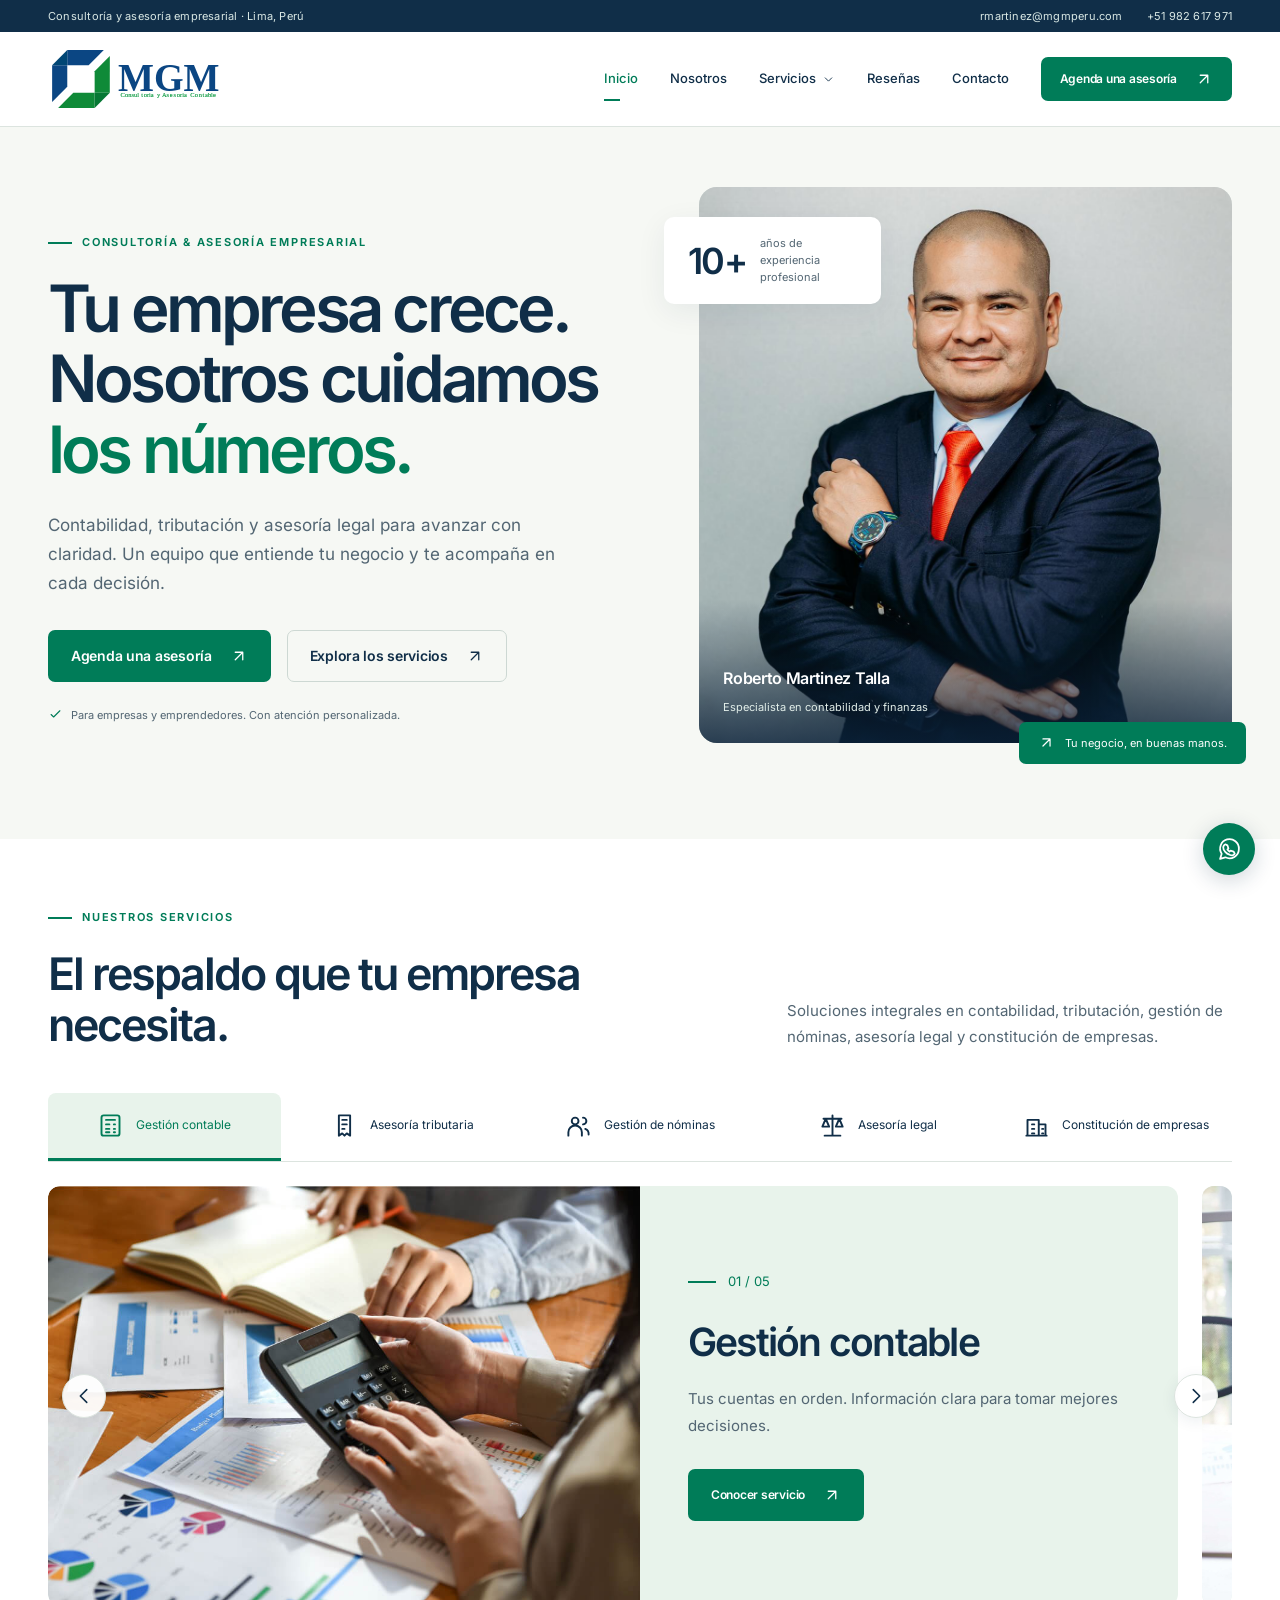
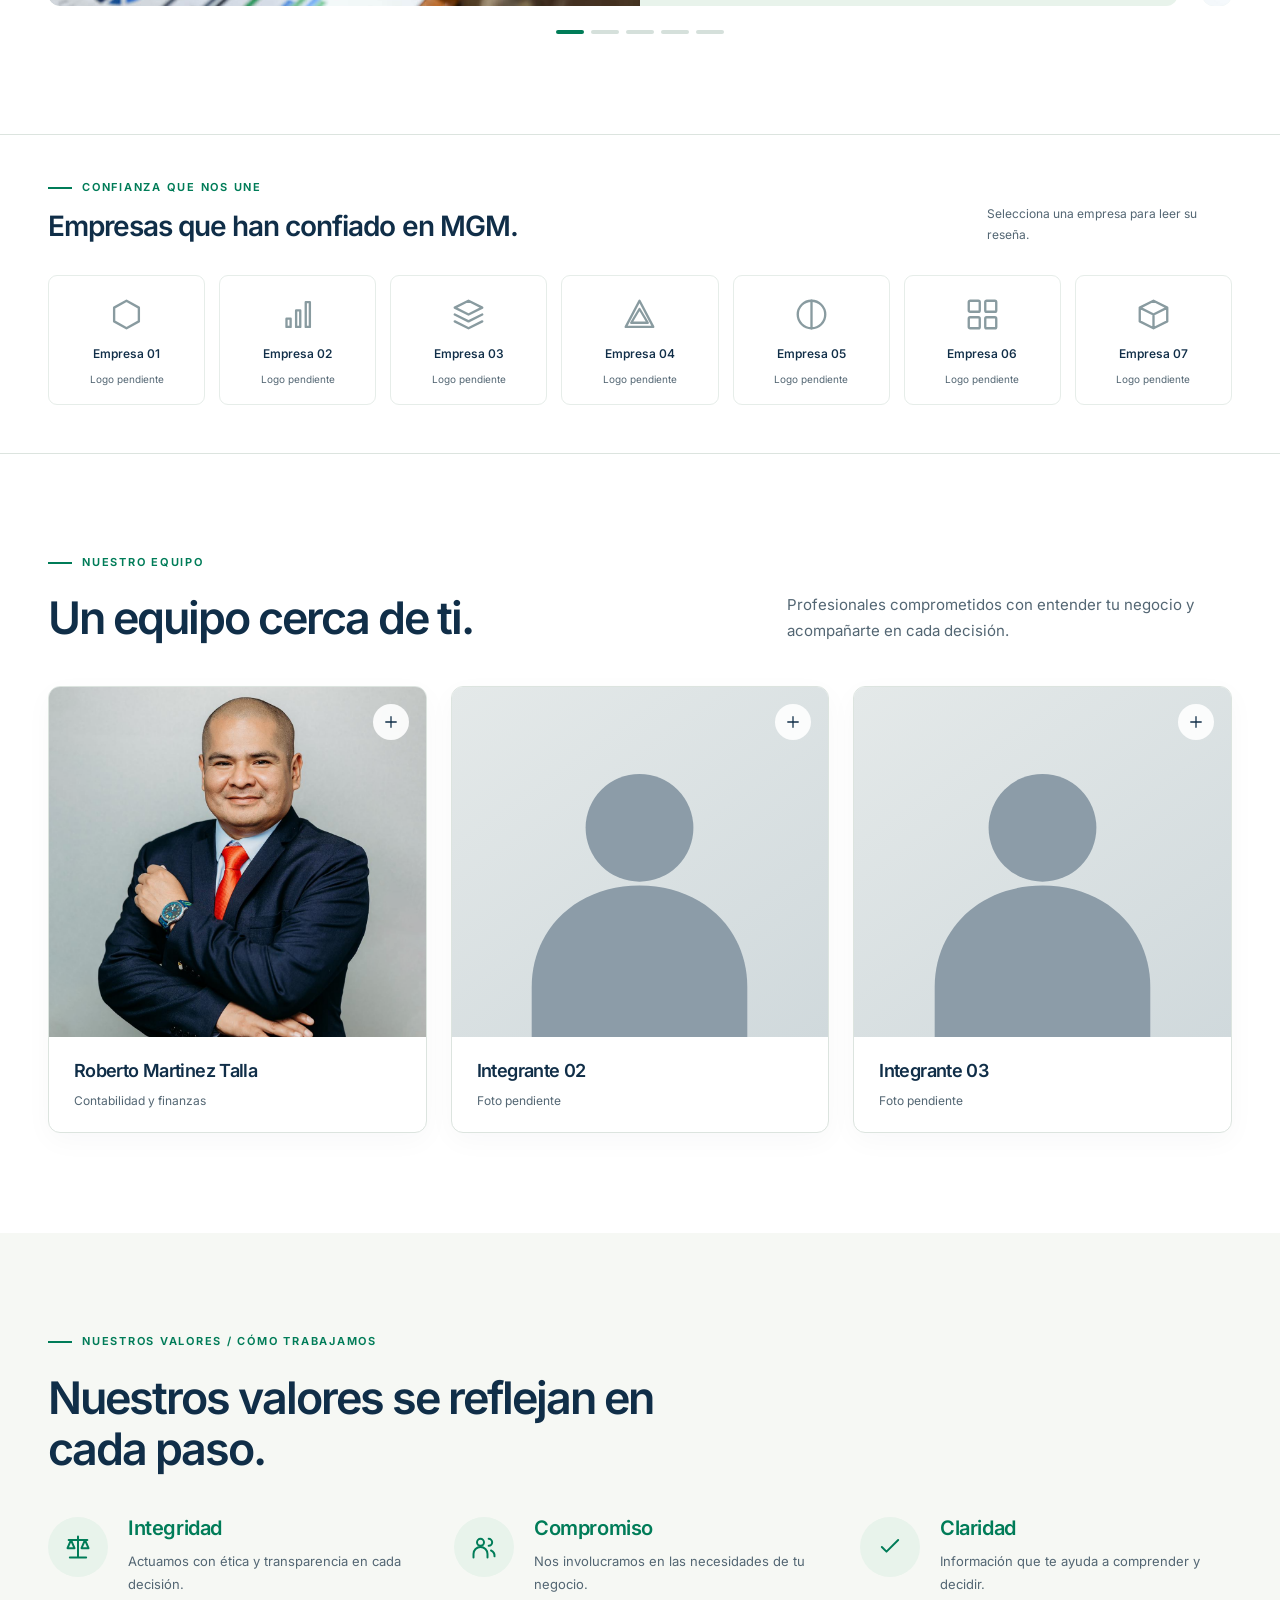
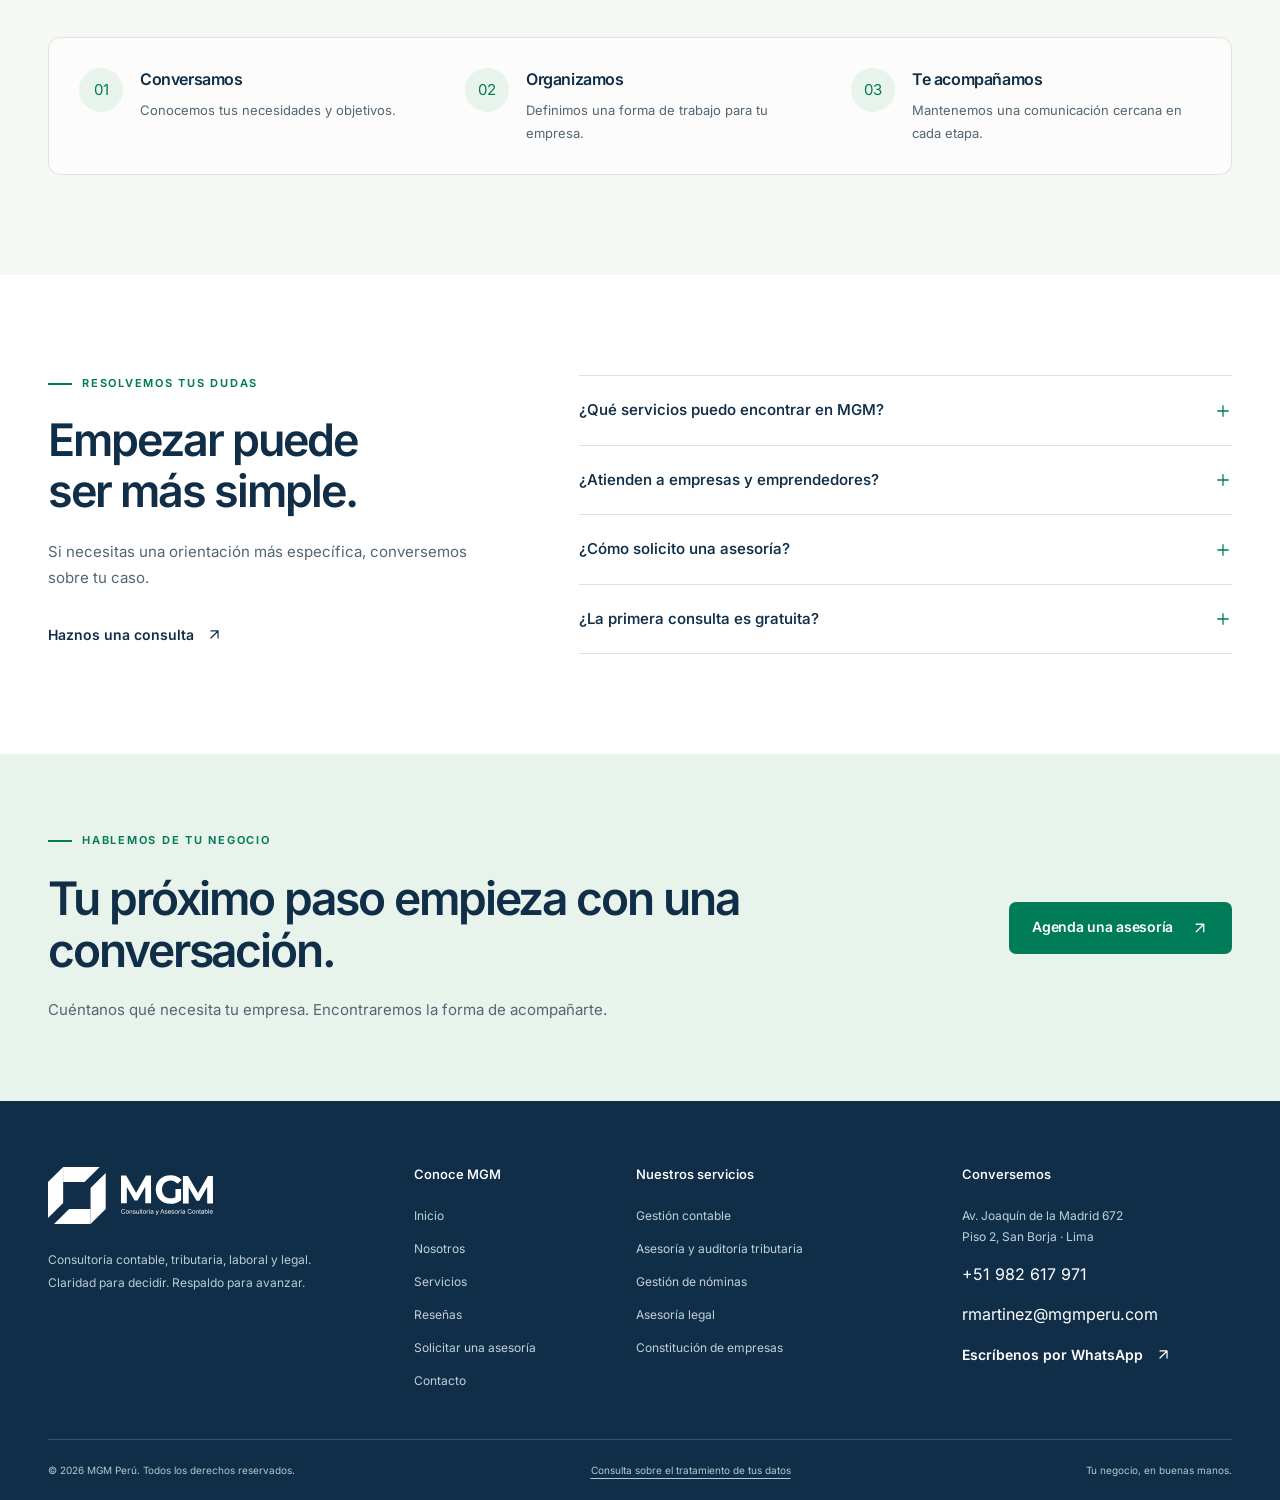
<file: index.html>
<!DOCTYPE html>
<html lang="es-PE">
  <head>
    <meta charset="utf-8">
    <meta name="viewport" content="width=device-width,initial-scale=1">
    <title>MGM Perú | Contabilidad y asesoría para tu empresa</title>
    <meta name="description" content="Consultoría contable, tributaria, laboral y legal para empresas y emprendedores. Conoce a MGM Perú y solicita una asesoría en Lima.">
    <meta name="robots" content="noindex,nofollow">
    <link rel="stylesheet" href="assets/css/estilos.css">
  </head>
  <body>
    <div class="mgm" data-mgm-page="inicio">
      <a class="m-skip" href="#mgm-contenido">Ir al contenido</a>
      <div class="m-topbar">
        <div class="m-container m-topbar-inner">
          <span>Consultoría y asesoría empresarial · Lima, Perú</span>
          <div class="m-topbar-links">
            <a href="mailto:rmartinez@mgmperu.com">rmartinez@mgmperu.com</a>
            <a href="tel:+51982617971">+51 982 617 971</a>
          </div>
        </div>
      </div>
      <header class="m-header">
        <div class="m-container m-header-inner">
          <a class="m-logo" href="index.html" aria-label="MGM Perú, inicio">
            <img src="assets/img/marca/logo-mgm.svg" alt="MGM Perú" class="" loading="eager" decoding="async">
          </a>
          <nav class="m-nav" aria-label="Navegación principal">
            <a class="m-nav-link" href="index.html" aria-current="page">Inicio</a>
            <a class="m-nav-link" href="nosotros.html">Nosotros</a>
            <details class="m-nav-services">
              <summary class="m-nav-link">Servicios<svg xmlns="http://www.w3.org/2000/svg" viewbox="0 0 24 24" aria-hidden="true">
                  <path d="m6 9 6 6 6-6"></path>
                </svg>
              </summary>
              <div class="m-dropdown">
                <a href="servicios/gestion-contable.html">Gestión contable</a>
                <a href="servicios/asesoria-y-auditoria-tributaria.html">Asesoría y auditoría tributaria</a>
                <a href="servicios/gestion-de-nominas.html">Gestión de nóminas</a>
                <a href="servicios/asesoria-legal.html">Asesoría legal</a>
                <a href="servicios/creacion-de-empresa-ruc-20.html">Constitución de empresas</a>
                <a href="servicios.html">Ver todos los servicios <svg xmlns="http://www.w3.org/2000/svg" viewbox="0 0 24 24" aria-hidden="true">
                    <path d="M7 17 17 7M7 7h10v10"></path>
                  </svg>
                </a>
              </div>
            </details>
            <a class="m-nav-link" href="resenas.html">Reseñas</a>
            <a class="m-nav-link" href="contacto.html">Contacto</a>
            <a class="m-btn m-btn-primary" href="agenda.html" data-mgm-book="1">Agenda una asesoría<svg xmlns="http://www.w3.org/2000/svg" viewbox="0 0 24 24" aria-hidden="true">
                <path d="M7 17 17 7M7 7h10v10"></path>
              </svg>
            </a>
          </nav>
          <button type="button" class="m-menu-button" aria-label="Abrir menú" aria-expanded="false" aria-controls="mgm-navegacion-movil" data-mgm-menu="1">
            <svg xmlns="http://www.w3.org/2000/svg" viewbox="0 0 24 24" aria-hidden="true">
              <path d="M4 6h16M4 12h16M4 18h16"></path>
            </svg>
          </button>
        </div>
        <nav id="mgm-navegacion-movil" class="m-mobile-nav" aria-label="Navegación móvil" data-mgm-mobile="1" hidden>
          <a href="index.html">Inicio</a>
          <a href="nosotros.html">Nosotros</a>
          <details>
            <summary>Servicios</summary>
            <a href="servicios/gestion-contable.html">Gestión contable</a>
            <a href="servicios/asesoria-y-auditoria-tributaria.html">Asesoría y auditoría tributaria</a>
            <a href="servicios/gestion-de-nominas.html">Gestión de nóminas</a>
            <a href="servicios/asesoria-legal.html">Asesoría legal</a>
            <a href="servicios/creacion-de-empresa-ruc-20.html">Constitución de empresas</a>
            <a href="servicios.html">Ver todos los servicios</a>
          </details>
          <a href="resenas.html">Reseñas</a>
          <a href="contacto.html">Contacto</a>
          <a class="m-btn m-btn-primary" href="agenda.html" data-mgm-book="1">Agenda una asesoría<svg xmlns="http://www.w3.org/2000/svg" viewbox="0 0 24 24" aria-hidden="true">
              <path d="M7 17 17 7M7 7h10v10"></path>
            </svg>
          </a>
        </nav>
      </header>
      <section class="m-promo" data-mgm-promotion="1" aria-label="Campaña vigente" hidden>
        <div class="m-container m-promo-inner">
          <div>
            <strong data-promo-title="1"></strong>
            <p data-promo-description="1"></p>
          </div>
          <a class="m-btn m-btn-primary" href="agenda.html" data-mgm-book="1">Consultar campaña<svg xmlns="http://www.w3.org/2000/svg" viewbox="0 0 24 24" aria-hidden="true">
              <path d="M7 17 17 7M7 7h10v10"></path>
            </svg>
          </a>
        </div>
      </section>
      <main id="mgm-contenido" tabindex="-1">
        <section class="m-hero">
          <div class="m-container m-hero-grid">
            <div>
              <span class="m-eyebrow">CONSULTORÍA &amp; ASESORÍA EMPRESARIAL</span>
              <h1>Tu empresa crece.<br>Nosotros cuidamos<br>
                <span class="m-em">los números.</span>
              </h1>
              <p class="m-lead">Contabilidad, tributación y asesoría legal para avanzar con claridad. Un equipo que entiende tu negocio y te acompaña en cada decisión.</p>
              <div class="m-actions">
                <a class="m-btn m-btn-primary" href="agenda.html" data-mgm-book="1">Agenda una asesoría<svg xmlns="http://www.w3.org/2000/svg" viewbox="0 0 24 24" aria-hidden="true">
                    <path d="M7 17 17 7M7 7h10v10"></path>
                  </svg>
                </a>
                <a class="m-btn m-btn-outline" href="servicios.html">Explora los servicios<svg xmlns="http://www.w3.org/2000/svg" viewbox="0 0 24 24" aria-hidden="true">
                    <path d="M7 17 17 7M7 7h10v10"></path>
                  </svg>
                </a>
              </div>
              <p class="m-hero-note">
                <svg xmlns="http://www.w3.org/2000/svg" viewbox="0 0 24 24" aria-hidden="true">
                  <path d="m5 12 4 4L19 6"></path>
                </svg>
                <span>Para empresas y emprendedores. Con atención personalizada.</span>
              </p>
            </div>
            <figure class="m-hero-visual">
              <img src="assets/img/equipo/roberto-martinez.png" alt="Roberto Martinez Talla, especialista en contabilidad y finanzas de MGM" class="m-hero-portrait" loading="eager" decoding="async">
              <figcaption class="m-photo-caption">
                <strong>Roberto Martinez Talla</strong>
                <span>Especialista en contabilidad y finanzas</span>
              </figcaption>
              <div class="m-experience-card">
                <strong>10+</strong>
                <span>años de experiencia profesional</span>
              </div>
              <span class="m-visual-tag">
                <svg xmlns="http://www.w3.org/2000/svg" viewbox="0 0 24 24" aria-hidden="true">
                  <path d="M7 17 17 7M7 7h10v10"></path>
                </svg>Tu negocio, en buenas manos.</span>
            </figure>
          </div>
        </section>
        <section class="m-section m-carousel-section" id="servicios">
          <div class="m-container" data-mgm-carousel="1" aria-label="Nuestros servicios">
            <div class="m-section-intro">
              <div>
                <span class="m-eyebrow">NUESTROS SERVICIOS</span>
                <h2 class="m-heading">El respaldo que tu empresa necesita.</h2>
              </div>
              <p class="m-body">Soluciones integrales en contabilidad, tributación, gestión de nóminas, asesoría legal y constitución de empresas.</p>
            </div>
            <div class="m-service-tabs" role="tablist" aria-label="Seleccionar un servicio">
              <button type="button" role="tab" id="mgm-servicio-tab-0" aria-controls="mgm-servicio-panel-0" aria-selected="true" tabindex="0" data-mgm-slide-tab="0">
                <svg xmlns="http://www.w3.org/2000/svg" viewbox="0 0 24 24" aria-hidden="true">
                  <rect x="4" y="3" width="16" height="18" rx="2"></rect>
                  <path d="M8 7h8M8 11h3M15 11h1M8 15h3M15 15h1M8 18h3M15 18h1"></path>
                </svg>
                <span>Gestión contable</span>
              </button>
              <button type="button" role="tab" id="mgm-servicio-tab-1" aria-controls="mgm-servicio-panel-1" aria-selected="false" tabindex="-1" data-mgm-slide-tab="1">
                <svg xmlns="http://www.w3.org/2000/svg" viewbox="0 0 24 24" aria-hidden="true">
                  <path d="M7 3h10v18l-3-2-2 2-2-2-3 2V3Z"></path>
                  <path d="M10 7h4M10 11h4M10 15h2"></path>
                </svg>
                <span>Asesoría tributaria</span>
              </button>
              <button type="button" role="tab" id="mgm-servicio-tab-2" aria-controls="mgm-servicio-panel-2" aria-selected="false" tabindex="-1" data-mgm-slide-tab="2">
                <svg xmlns="http://www.w3.org/2000/svg" viewbox="0 0 24 24" aria-hidden="true">
                  <circle cx="9" cy="8" r="3"></circle>
                  <path d="M3 21v-3a6 6 0 0 1 12 0v3M16 5a3 3 0 0 1 0 6M18 15a5 5 0 0 1 3 5"></path>
                </svg>
                <span>Gestión de nóminas</span>
              </button>
              <button type="button" role="tab" id="mgm-servicio-tab-3" aria-controls="mgm-servicio-panel-3" aria-selected="false" tabindex="-1" data-mgm-slide-tab="3">
                <svg xmlns="http://www.w3.org/2000/svg" viewbox="0 0 24 24" aria-hidden="true">
                  <path d="M12 3v18M5 21h14M4 6h16M6 6 3 13h6L6 6ZM18 6l-3 7h6l-3-7Z"></path>
                </svg>
                <span>Asesoría legal</span>
              </button>
              <button type="button" role="tab" id="mgm-servicio-tab-4" aria-controls="mgm-servicio-panel-4" aria-selected="false" tabindex="-1" data-mgm-slide-tab="4">
                <svg xmlns="http://www.w3.org/2000/svg" viewbox="0 0 24 24" aria-hidden="true">
                  <path d="M4 21V7h10v14M14 11h6v10M8 11h2M8 15h2M8 19h2M17 15h1M17 19h1M3 21h18"></path>
                </svg>
                <span>Constitución de empresas</span>
              </button>
            </div>
            <div class="m-service-viewport">
              <div class="m-service-track">
                <article class="m-service-slide" role="tabpanel" id="mgm-servicio-panel-0" aria-labelledby="mgm-servicio-tab-0" aria-hidden="false" data-mgm-slide="0">
                  <img src="assets/img/servicios/gestion-contable.jpg" alt="Imagen referencial de gestión contable" class="m-slide-image" loading="lazy" decoding="async">
                  <div class="m-slide-copy">
                    <span class="m-slide-number">01 / 05</span>
                    <h3>Gestión contable</h3>
                    <p>Tus cuentas en orden. Información clara para tomar mejores decisiones.</p>
                    <a class="m-btn m-btn-primary" href="servicios/gestion-contable.html">Conocer servicio<svg xmlns="http://www.w3.org/2000/svg" viewbox="0 0 24 24" aria-hidden="true">
                        <path d="M7 17 17 7M7 7h10v10"></path>
                      </svg>
                    </a>
                  </div>
                </article>
                <article class="m-service-slide" role="tabpanel" id="mgm-servicio-panel-1" aria-labelledby="mgm-servicio-tab-1" aria-hidden="true" inert data-mgm-slide="1">
                  <img src="assets/img/servicios/asesoria-tributaria.jpg" alt="Imagen referencial de asesoría tributaria" class="m-slide-image" loading="lazy" decoding="async">
                  <div class="m-slide-copy">
                    <span class="m-slide-number">02 / 05</span>
                    <h3>Asesoría tributaria</h3>
                    <p>Acompañamiento para tus obligaciones fiscales y procesos de revisión.</p>
                    <a class="m-btn m-btn-primary" href="servicios/asesoria-y-auditoria-tributaria.html">Conocer servicio<svg xmlns="http://www.w3.org/2000/svg" viewbox="0 0 24 24" aria-hidden="true">
                        <path d="M7 17 17 7M7 7h10v10"></path>
                      </svg>
                    </a>
                  </div>
                </article>
                <article class="m-service-slide" role="tabpanel" id="mgm-servicio-panel-2" aria-labelledby="mgm-servicio-tab-2" aria-hidden="true" inert data-mgm-slide="2">
                  <img src="assets/img/oficina/asesoria-empresarial.jpg" alt="Imagen referencial de gestión de nóminas" class="m-slide-image" loading="lazy" decoding="async">
                  <div class="m-slide-copy">
                    <span class="m-slide-number">03 / 05</span>
                    <h3>Gestión de nóminas</h3>
                    <p>Planillas y procesos laborales con atención al detalle y al equipo de tu empresa.</p>
                    <a class="m-btn m-btn-primary" href="servicios/gestion-de-nominas.html">Conocer servicio<svg xmlns="http://www.w3.org/2000/svg" viewbox="0 0 24 24" aria-hidden="true">
                        <path d="M7 17 17 7M7 7h10v10"></path>
                      </svg>
                    </a>
                  </div>
                </article>
                <article class="m-service-slide" role="tabpanel" id="mgm-servicio-panel-3" aria-labelledby="mgm-servicio-tab-3" aria-hidden="true" inert data-mgm-slide="3">
                  <img src="assets/img/servicios/asesoria-legal.jpg" alt="Imagen referencial de asesoría legal" class="m-slide-image" loading="lazy" decoding="async">
                  <div class="m-slide-copy">
                    <span class="m-slide-number">04 / 05</span>
                    <h3>Asesoría legal</h3>
                    <p>Orientación profesional para los documentos y decisiones de tu empresa.</p>
                    <a class="m-btn m-btn-primary" href="servicios/asesoria-legal.html">Conocer servicio<svg xmlns="http://www.w3.org/2000/svg" viewbox="0 0 24 24" aria-hidden="true">
                        <path d="M7 17 17 7M7 7h10v10"></path>
                      </svg>
                    </a>
                  </div>
                </article>
                <article class="m-service-slide" role="tabpanel" id="mgm-servicio-panel-4" aria-labelledby="mgm-servicio-tab-4" aria-hidden="true" inert data-mgm-slide="4">
                  <img src="assets/img/servicios/constitucion-empresa.jpg" alt="Imagen referencial de constitución de empresas" class="m-slide-image" loading="lazy" decoding="async">
                  <div class="m-slide-copy">
                    <span class="m-slide-number">05 / 05</span>
                    <h3>Constitución de empresas</h3>
                    <p>Te acompañamos desde la idea de negocio hasta su puesta en marcha formal.</p>
                    <a class="m-btn m-btn-primary" href="servicios/creacion-de-empresa-ruc-20.html">Conocer servicio<svg xmlns="http://www.w3.org/2000/svg" viewbox="0 0 24 24" aria-hidden="true">
                        <path d="M7 17 17 7M7 7h10v10"></path>
                      </svg>
                    </a>
                  </div>
                </article>
              </div>
              <button class="m-carousel-arrow m-carousel-prev" type="button" data-mgm-slide-prev="1" aria-label="Servicio anterior">
                <svg xmlns="http://www.w3.org/2000/svg" viewbox="0 0 24 24" aria-hidden="true">
                  <path d="m9 5 7 7-7 7"></path>
                </svg>
              </button>
              <button class="m-carousel-arrow m-carousel-next" type="button" data-mgm-slide-next="1" aria-label="Servicio siguiente">
                <svg xmlns="http://www.w3.org/2000/svg" viewbox="0 0 24 24" aria-hidden="true">
                  <path d="m9 5 7 7-7 7"></path>
                </svg>
              </button>
            </div>
            <div class="m-carousel-progress" aria-hidden="true">
              <span class="is-active"></span>
              <span></span>
              <span></span>
              <span></span>
              <span></span>
            </div>
            <p class="m-sr-only" data-mgm-slide-status="1" role="status" aria-live="polite">Servicio 1 de 5: Gestión contable</p>
          </div>
        </section>
        <section class="m-clients" id="clientes">
          <div class="m-container">
            <div class="m-client-heading">
              <div>
                <span class="m-eyebrow">CONFIANZA QUE NOS UNE</span>
                <h2>Empresas que han confiado en MGM.</h2>
              </div>
              <p>Selecciona una empresa para leer su reseña.</p>
            </div>
            <div class="m-client-logos">
              <a class="m-client-logo" href="resenas.html#empresa-01" aria-label="Leer la reseña de Empresa 01" data-mgm-client="empresa-01">
                <span class="m-client-symbol" aria-hidden="true">
                  <svg xmlns="http://www.w3.org/2000/svg" viewbox="0 0 24 24" aria-hidden="true">
                    <path d="m12 2 9 5v10l-9 5-9-5V7l9-5Z"></path>
                  </svg>
                </span>
                <strong>Empresa 01</strong>
                <span>Logo pendiente</span>
              </a>
              <a class="m-client-logo" href="resenas.html#empresa-02" aria-label="Leer la reseña de Empresa 02" data-mgm-client="empresa-02">
                <span class="m-client-symbol" aria-hidden="true">
                  <svg xmlns="http://www.w3.org/2000/svg" viewbox="0 0 24 24" aria-hidden="true">
                    <path d="M4 21v-6h3v6H4ZM11 21V9h3v12h-3ZM18 21V3h3v18h-3Z"></path>
                  </svg>
                </span>
                <strong>Empresa 02</strong>
                <span>Logo pendiente</span>
              </a>
              <a class="m-client-logo" href="resenas.html#empresa-03" aria-label="Leer la reseña de Empresa 03" data-mgm-client="empresa-03">
                <span class="m-client-symbol" aria-hidden="true">
                  <svg xmlns="http://www.w3.org/2000/svg" viewbox="0 0 24 24" aria-hidden="true">
                    <path d="m12 2 10 5-10 5L2 7l10-5ZM2 12l10 5 10-5M2 17l10 5 10-5"></path>
                  </svg>
                </span>
                <strong>Empresa 03</strong>
                <span>Logo pendiente</span>
              </a>
              <a class="m-client-logo" href="resenas.html#empresa-04" aria-label="Leer la reseña de Empresa 04" data-mgm-client="empresa-04">
                <span class="m-client-symbol" aria-hidden="true">
                  <svg xmlns="http://www.w3.org/2000/svg" viewbox="0 0 24 24" aria-hidden="true">
                    <path d="m12 2 10 19H2L12 2ZM12 8l6 10H6l6-10Z"></path>
                  </svg>
                </span>
                <strong>Empresa 04</strong>
                <span>Logo pendiente</span>
              </a>
              <a class="m-client-logo" href="resenas.html#empresa-05" aria-label="Leer la reseña de Empresa 05" data-mgm-client="empresa-05">
                <span class="m-client-symbol" aria-hidden="true">
                  <svg xmlns="http://www.w3.org/2000/svg" viewbox="0 0 24 24" aria-hidden="true">
                    <circle cx="12" cy="12" r="10"></circle>
                    <path d="M12 2v20"></path>
                  </svg>
                </span>
                <strong>Empresa 05</strong>
                <span>Logo pendiente</span>
              </a>
              <a class="m-client-logo" href="resenas.html#empresa-06" aria-label="Leer la reseña de Empresa 06" data-mgm-client="empresa-06">
                <span class="m-client-symbol" aria-hidden="true">
                  <svg xmlns="http://www.w3.org/2000/svg" viewbox="0 0 24 24" aria-hidden="true">
                    <rect x="2" y="2" width="8" height="8" rx="1"></rect>
                    <rect x="14" y="2" width="8" height="8" rx="1"></rect>
                    <rect x="2" y="14" width="8" height="8" rx="1"></rect>
                    <rect x="14" y="14" width="8" height="8" rx="1"></rect>
                  </svg>
                </span>
                <strong>Empresa 06</strong>
                <span>Logo pendiente</span>
              </a>
              <a class="m-client-logo" href="resenas.html#empresa-07" aria-label="Leer la reseña de Empresa 07" data-mgm-client="empresa-07">
                <span class="m-client-symbol" aria-hidden="true">
                  <svg xmlns="http://www.w3.org/2000/svg" viewbox="0 0 24 24" aria-hidden="true">
                    <path d="m12 2 10 5v10l-10 5-10-5V7l10-5ZM2 7l10 5 10-5M12 12v10"></path>
                  </svg>
                </span>
                <strong>Empresa 07</strong>
                <span>Logo pendiente</span>
              </a>
            </div>
          </div>
        </section>
        <section class="m-section m-home-team" id="equipo">
          <div class="m-container">
            <div class="m-section-intro">
              <div>
                <span class="m-eyebrow">NUESTRO EQUIPO</span>
                <h2 class="m-heading">Un equipo cerca de ti.</h2>
              </div>
              <p class="m-body">Profesionales comprometidos con entender tu negocio y acompañarte en cada decisión.</p>
            </div>
            <div class="m-team-row">
              <article class="m-team-card">
                <div class="m-team-media">
                  <img src="assets/img/equipo/roberto-martinez.png" alt="Roberto Martinez Talla" class="m-team-photo" loading="lazy" decoding="async">
                  <div class="m-team-overlay">
                    <span class="m-team-accent"></span>
                    <h3>Roberto Martinez Talla</h3>
                    <p>Experiencia y atención cercana para tu empresa.</p>
                    <a class="m-text-link" href="nosotros.html#roberto-martinez">Conocer perfil<svg xmlns="http://www.w3.org/2000/svg" viewbox="0 0 24 24" aria-hidden="true">
                        <path d="M7 17 17 7M7 7h10v10"></path>
                      </svg>
                    </a>
                  </div>
                  <button type="button" class="m-team-toggle" data-mgm-team-toggle="1" aria-label="Mostrar información de Roberto Martinez Talla" aria-expanded="false">
                    <svg xmlns="http://www.w3.org/2000/svg" viewbox="0 0 24 24" aria-hidden="true">
                      <path d="M12 5v14M5 12h14"></path>
                    </svg>
                  </button>
                </div>
                <div class="m-team-caption">
                  <h3>Roberto Martinez Talla</h3>
                  <p>Contabilidad y finanzas</p>
                </div>
              </article>
              <article class="m-team-card">
                <div class="m-team-media">
                  <div class="m-team-placeholder" aria-hidden="true">
                    <svg viewbox="0 0 200 240">
                      <circle cx="100" cy="77" r="42"></circle>
                      <path d="M16 240v-39c0-45 35-79 84-79s84 34 84 79v39Z"></path>
                    </svg>
                  </div>
                  <div class="m-team-overlay">
                    <span class="m-team-accent"></span>
                    <h3>Integrante 02</h3>
                    <p>Próximamente conocerás su perfil.</p>
                    <span class="m-team-pending">Perfil por incorporar</span>
                  </div>
                  <button type="button" class="m-team-toggle" data-mgm-team-toggle="1" aria-label="Mostrar información de Integrante 02" aria-expanded="false">
                    <svg xmlns="http://www.w3.org/2000/svg" viewbox="0 0 24 24" aria-hidden="true">
                      <path d="M12 5v14M5 12h14"></path>
                    </svg>
                  </button>
                </div>
                <div class="m-team-caption">
                  <h3>Integrante 02</h3>
                  <p>Foto pendiente</p>
                </div>
              </article>
              <article class="m-team-card">
                <div class="m-team-media">
                  <div class="m-team-placeholder" aria-hidden="true">
                    <svg viewbox="0 0 200 240">
                      <circle cx="100" cy="77" r="42"></circle>
                      <path d="M16 240v-39c0-45 35-79 84-79s84 34 84 79v39Z"></path>
                    </svg>
                  </div>
                  <div class="m-team-overlay">
                    <span class="m-team-accent"></span>
                    <h3>Integrante 03</h3>
                    <p>Próximamente conocerás su perfil.</p>
                    <span class="m-team-pending">Perfil por incorporar</span>
                  </div>
                  <button type="button" class="m-team-toggle" data-mgm-team-toggle="1" aria-label="Mostrar información de Integrante 03" aria-expanded="false">
                    <svg xmlns="http://www.w3.org/2000/svg" viewbox="0 0 24 24" aria-hidden="true">
                      <path d="M12 5v14M5 12h14"></path>
                    </svg>
                  </button>
                </div>
                <div class="m-team-caption">
                  <h3>Integrante 03</h3>
                  <p>Foto pendiente</p>
                </div>
              </article>
            </div>
          </div>
        </section>
        <section class="m-section m-soft m-home-values" id="valores">
          <div class="m-container">
            <span class="m-eyebrow">NUESTROS VALORES / CÓMO TRABAJAMOS</span>
            <h2 class="m-heading">Nuestros valores se reflejan en cada paso.</h2>
            <div class="m-home-value-grid">
              <article>
                <span class="m-purpose-icon">
                  <svg xmlns="http://www.w3.org/2000/svg" viewbox="0 0 24 24" aria-hidden="true">
                    <path d="M12 3v18M5 21h14M4 6h16M6 6 3 13h6L6 6ZM18 6l-3 7h6l-3-7Z"></path>
                  </svg>
                </span>
                <div>
                  <h3>Integridad</h3>
                  <p>Actuamos con ética y transparencia en cada decisión.</p>
                </div>
              </article>
              <article>
                <span class="m-purpose-icon">
                  <svg xmlns="http://www.w3.org/2000/svg" viewbox="0 0 24 24" aria-hidden="true">
                    <circle cx="9" cy="8" r="3"></circle>
                    <path d="M3 21v-3a6 6 0 0 1 12 0v3M16 5a3 3 0 0 1 0 6M18 15a5 5 0 0 1 3 5"></path>
                  </svg>
                </span>
                <div>
                  <h3>Compromiso</h3>
                  <p>Nos involucramos en las necesidades de tu negocio.</p>
                </div>
              </article>
              <article>
                <span class="m-purpose-icon">
                  <svg xmlns="http://www.w3.org/2000/svg" viewbox="0 0 24 24" aria-hidden="true">
                    <path d="m5 12 4 4L19 6"></path>
                  </svg>
                </span>
                <div>
                  <h3>Claridad</h3>
                  <p>Información que te ayuda a comprender y decidir.</p>
                </div>
              </article>
            </div>
            <ol class="m-home-steps">
              <li>
                <span>01</span>
                <div>
                  <h3>Conversamos</h3>
                  <p>Conocemos tus necesidades y objetivos.</p>
                </div>
              </li>
              <li>
                <span>02</span>
                <div>
                  <h3>Organizamos</h3>
                  <p>Definimos una forma de trabajo para tu empresa.</p>
                </div>
              </li>
              <li>
                <span>03</span>
                <div>
                  <h3>Te acompañamos</h3>
                  <p>Mantenemos una comunicación cercana en cada etapa.</p>
                </div>
              </li>
            </ol>
          </div>
        </section>
        <section class="m-section">
          <div class="m-container m-faq-grid">
            <div class="m-faq-intro">
              <span class="m-eyebrow">RESOLVEMOS TUS DUDAS</span>
              <h2 class="m-heading">Empezar puede<br>ser más simple.</h2>
              <p class="m-body">Si necesitas una orientación más específica, conversemos sobre tu caso.</p>
              <div class="m-actions">
                <a class="m-text-link" href="contacto.html">Haznos una consulta<svg xmlns="http://www.w3.org/2000/svg" viewbox="0 0 24 24" aria-hidden="true">
                    <path d="M7 17 17 7M7 7h10v10"></path>
                  </svg>
                </a>
              </div>
            </div>
            <div class="m-faq-list">
              <details>
                <summary>¿Qué servicios puedo encontrar en MGM?<svg xmlns="http://www.w3.org/2000/svg" viewbox="0 0 24 24" aria-hidden="true">
                    <path d="M12 5v14M5 12h14"></path>
                  </svg>
                </summary>
                <p>Gestión contable, asesoría y auditoría tributaria, gestión de nóminas, asesoría legal y constitución de empresas. Podemos ayudarte a definir el apoyo que necesita tu negocio.</p>
              </details>
              <details>
                <summary>¿Atienden a empresas y emprendedores?<svg xmlns="http://www.w3.org/2000/svg" viewbox="0 0 24 24" aria-hidden="true">
                    <path d="M12 5v14M5 12h14"></path>
                  </svg>
                </summary>
                <p>Sí. MGM ofrece servicios para empresas y personas naturales, y acompaña tanto a negocios que ya operan como a quienes quieren constituir una empresa.</p>
              </details>
              <details>
                <summary>¿Cómo solicito una asesoría?<svg xmlns="http://www.w3.org/2000/svg" viewbox="0 0 24 24" aria-hidden="true">
                    <path d="M12 5v14M5 12h14"></path>
                  </svg>
                </summary>
                <p>Completa tu solicitud con el servicio que te interesa y, si lo deseas, una fecha preferida. Podrás enviarla por WhatsApp para coordinar la atención con MGM.</p>
              </details>
              <details>
                <summary>¿La primera consulta es gratuita?<svg xmlns="http://www.w3.org/2000/svg" viewbox="0 0 24 24" aria-hidden="true">
                    <path d="M12 5v14M5 12h14"></path>
                  </svg>
                </summary>
                <p>Las consultas gratuitas se ofrecen únicamente cuando hay una campaña vigente que lo indique. MGM confirmará contigo las condiciones de la atención antes de la cita.</p>
              </details>
            </div>
          </div>
        </section>
        <section class="m-cta">
          <div class="m-container m-cta-inner">
            <div>
              <span class="m-eyebrow">HABLEMOS DE TU NEGOCIO</span>
              <h2>Tu próximo paso empieza con una conversación.</h2>
              <p>Cuéntanos qué necesita tu empresa. Encontraremos la forma de acompañarte.</p>
            </div>
            <a class="m-btn m-btn-primary" href="agenda.html" data-mgm-book="1">Agenda una asesoría<svg xmlns="http://www.w3.org/2000/svg" viewbox="0 0 24 24" aria-hidden="true">
                <path d="M7 17 17 7M7 7h10v10"></path>
              </svg>
            </a>
          </div>
        </section>
      </main>
      <footer class="m-footer">
        <div class="m-container">
          <div class="m-footer-grid">
            <div>
              <img src="assets/img/marca/logo-mgm-blanco.svg" alt="MGM Perú" class="m-footer-logo" loading="lazy" decoding="async">
              <p class="m-footer-description">Consultoría contable, tributaria, laboral y legal. Claridad para decidir. Respaldo para avanzar.</p>
            </div>
            <div>
              <h3>Conoce MGM</h3>
              <ul>
                <li>
                  <a href="index.html">Inicio</a>
                </li>
                <li>
                  <a href="nosotros.html">Nosotros</a>
                </li>
                <li>
                  <a href="servicios.html">Servicios</a>
                </li>
                <li>
                  <a href="resenas.html">Reseñas</a>
                </li>
                <li>
                  <a href="agenda.html">Solicitar una asesoría</a>
                </li>
                <li>
                  <a href="contacto.html">Contacto</a>
                </li>
              </ul>
            </div>
            <div>
              <h3>Nuestros servicios</h3>
              <ul>
                <li>
                  <a href="servicios/gestion-contable.html">Gestión contable</a>
                </li>
                <li>
                  <a href="servicios/asesoria-y-auditoria-tributaria.html">Asesoría y auditoría tributaria</a>
                </li>
                <li>
                  <a href="servicios/gestion-de-nominas.html">Gestión de nóminas</a>
                </li>
                <li>
                  <a href="servicios/asesoria-legal.html">Asesoría legal</a>
                </li>
                <li>
                  <a href="servicios/creacion-de-empresa-ruc-20.html">Constitución de empresas</a>
                </li>
              </ul>
            </div>
            <div>
              <h3>Conversemos</h3>
              <address class="m-contact-line">Av. Joaquín de la Madrid 672<br>Piso 2, San Borja · Lima</address>
              <p class="m-contact-line">
                <a href="tel:+51982617971">+51 982 617 971</a>
              </p>
              <p class="m-contact-line">
                <a href="mailto:rmartinez@mgmperu.com">rmartinez@mgmperu.com</a>
              </p>
              <a class="m-text-link" href="https://wa.me/51982617971" target="_blank" rel="noopener noreferrer" data-mgm-whatsapp="Hola MGM, quisiera conversar sobre sus servicios.">Escríbenos por WhatsApp<svg xmlns="http://www.w3.org/2000/svg" viewbox="0 0 24 24" aria-hidden="true">
                  <path d="M7 17 17 7M7 7h10v10"></path>
                </svg>
              </a>
            </div>
          </div>
          <div class="m-footer-bottom">
            <span>© 2026 MGM Perú. Todos los derechos reservados.</span>
            <a href="mailto:rmartinez@mgmperu.com?subject=Consulta%20sobre%20mis%20datos">Consulta sobre el tratamiento de tus datos</a>
            <span>Tu negocio, en buenas manos.</span>
          </div>
        </div>
      </footer>
      <a class="m-floating-wa" href="https://wa.me/51982617971" aria-label="Contactar a MGM por WhatsApp" target="_blank" rel="noopener noreferrer" data-mgm-whatsapp="Hola MGM, quisiera información sobre sus servicios.">
        <svg xmlns="http://www.w3.org/2000/svg" viewbox="0 0 24 24" aria-hidden="true">
          <path d="M21 11.5a9 9 0 0 1-13 8L3 21l1.5-5A9 9 0 1 1 21 11.5Z"></path>
          <path d="m8 7 2 1 1 3-1 1a10 10 0 0 0 2 2l1-1 3 1 1 2c-1 2-3 2-5 1-3-1-6-4-6-7 0-1 1-3 2-3Z"></path>
        </svg>
      </a>
    </div>
    <script src="assets/js/config.js"></script>
    <script src="assets/js/app.js"></script>
  </body>
</html>
</file>
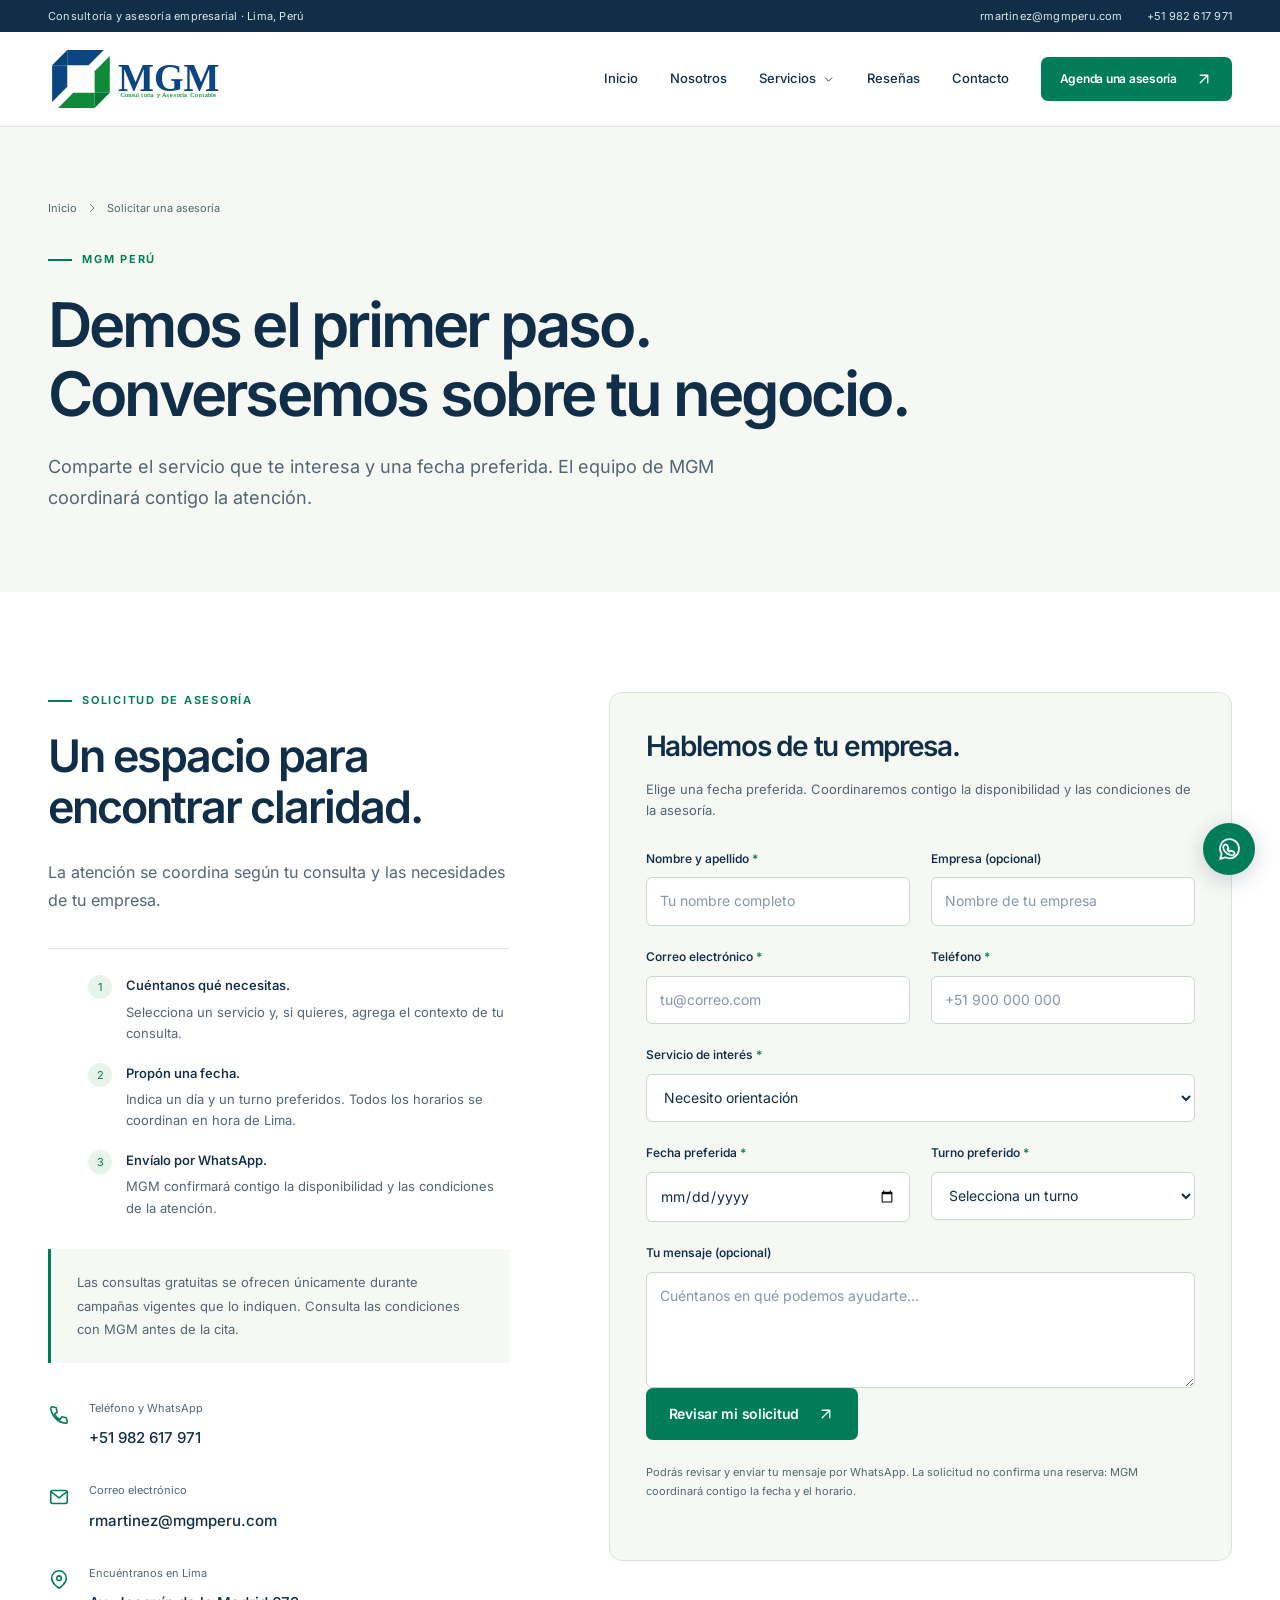
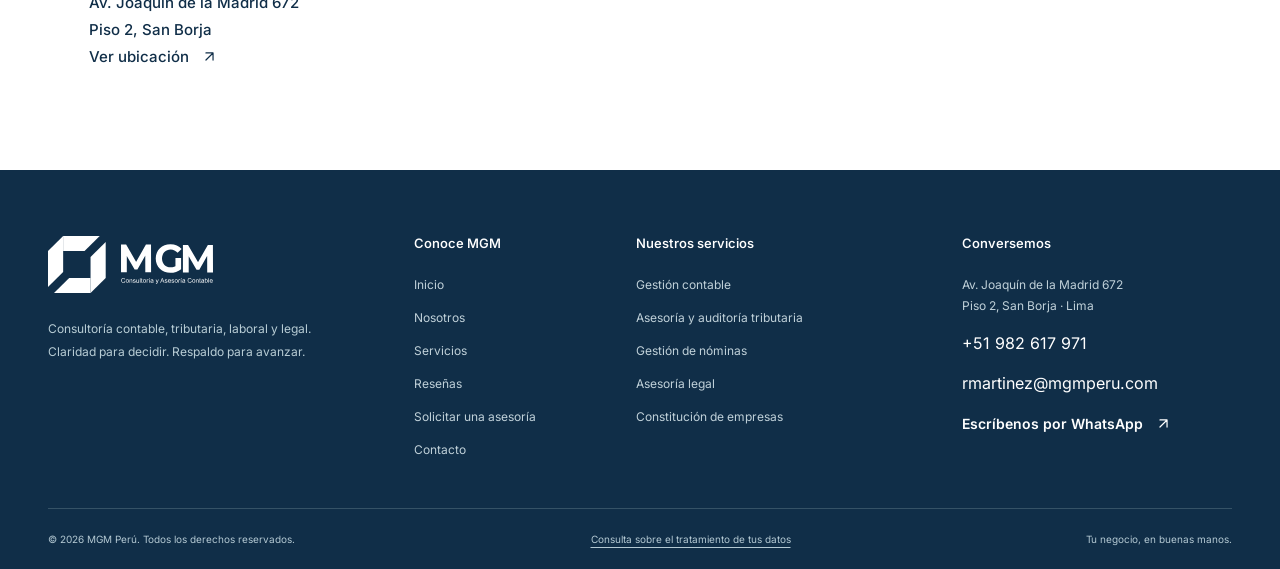
<file: agenda.html>
<!DOCTYPE html>
<html lang="es-PE">
  <head>
    <meta charset="utf-8">
    <meta name="viewport" content="width=device-width,initial-scale=1">
    <title>Solicita una asesoría empresarial | MGM Perú</title>
    <meta name="description" content="Cuéntanos qué necesita tu empresa y solicita una asesoría con MGM Perú. Coordina por WhatsApp el servicio, la fecha y las condiciones de atención.">
    <meta name="robots" content="noindex,nofollow">
    <link rel="stylesheet" href="assets/css/estilos.css">
  </head>
  <body>
    <div class="mgm" data-mgm-page="agenda">
      <a class="m-skip" href="#mgm-contenido">Ir al contenido</a>
      <div class="m-topbar">
        <div class="m-container m-topbar-inner">
          <span>Consultoría y asesoría empresarial · Lima, Perú</span>
          <div class="m-topbar-links">
            <a href="mailto:rmartinez@mgmperu.com">rmartinez@mgmperu.com</a>
            <a href="tel:+51982617971">+51 982 617 971</a>
          </div>
        </div>
      </div>
      <header class="m-header">
        <div class="m-container m-header-inner">
          <a class="m-logo" href="index.html" aria-label="MGM Perú, inicio">
            <img src="assets/img/marca/logo-mgm.svg" alt="MGM Perú" class="" loading="eager" decoding="async">
          </a>
          <nav class="m-nav" aria-label="Navegación principal">
            <a class="m-nav-link" href="index.html">Inicio</a>
            <a class="m-nav-link" href="nosotros.html">Nosotros</a>
            <details class="m-nav-services">
              <summary class="m-nav-link">Servicios<svg xmlns="http://www.w3.org/2000/svg" viewbox="0 0 24 24" aria-hidden="true">
                  <path d="m6 9 6 6 6-6"></path>
                </svg>
              </summary>
              <div class="m-dropdown">
                <a href="servicios/gestion-contable.html">Gestión contable</a>
                <a href="servicios/asesoria-y-auditoria-tributaria.html">Asesoría y auditoría tributaria</a>
                <a href="servicios/gestion-de-nominas.html">Gestión de nóminas</a>
                <a href="servicios/asesoria-legal.html">Asesoría legal</a>
                <a href="servicios/creacion-de-empresa-ruc-20.html">Constitución de empresas</a>
                <a href="servicios.html">Ver todos los servicios <svg xmlns="http://www.w3.org/2000/svg" viewbox="0 0 24 24" aria-hidden="true">
                    <path d="M7 17 17 7M7 7h10v10"></path>
                  </svg>
                </a>
              </div>
            </details>
            <a class="m-nav-link" href="resenas.html">Reseñas</a>
            <a class="m-nav-link" href="contacto.html">Contacto</a>
            <a class="m-btn m-btn-primary" href="agenda.html" data-mgm-book="1">Agenda una asesoría<svg xmlns="http://www.w3.org/2000/svg" viewbox="0 0 24 24" aria-hidden="true">
                <path d="M7 17 17 7M7 7h10v10"></path>
              </svg>
            </a>
          </nav>
          <button type="button" class="m-menu-button" aria-label="Abrir menú" aria-expanded="false" aria-controls="mgm-navegacion-movil" data-mgm-menu="1">
            <svg xmlns="http://www.w3.org/2000/svg" viewbox="0 0 24 24" aria-hidden="true">
              <path d="M4 6h16M4 12h16M4 18h16"></path>
            </svg>
          </button>
        </div>
        <nav id="mgm-navegacion-movil" class="m-mobile-nav" aria-label="Navegación móvil" data-mgm-mobile="1" hidden>
          <a href="index.html">Inicio</a>
          <a href="nosotros.html">Nosotros</a>
          <details>
            <summary>Servicios</summary>
            <a href="servicios/gestion-contable.html">Gestión contable</a>
            <a href="servicios/asesoria-y-auditoria-tributaria.html">Asesoría y auditoría tributaria</a>
            <a href="servicios/gestion-de-nominas.html">Gestión de nóminas</a>
            <a href="servicios/asesoria-legal.html">Asesoría legal</a>
            <a href="servicios/creacion-de-empresa-ruc-20.html">Constitución de empresas</a>
            <a href="servicios.html">Ver todos los servicios</a>
          </details>
          <a href="resenas.html">Reseñas</a>
          <a href="contacto.html">Contacto</a>
          <a class="m-btn m-btn-primary" href="agenda.html" data-mgm-book="1">Agenda una asesoría<svg xmlns="http://www.w3.org/2000/svg" viewbox="0 0 24 24" aria-hidden="true">
              <path d="M7 17 17 7M7 7h10v10"></path>
            </svg>
          </a>
        </nav>
      </header>
      <section class="m-promo" data-mgm-promotion="1" aria-label="Campaña vigente" hidden>
        <div class="m-container m-promo-inner">
          <div>
            <strong data-promo-title="1"></strong>
            <p data-promo-description="1"></p>
          </div>
          <a class="m-btn m-btn-primary" href="agenda.html" data-mgm-book="1">Consultar campaña<svg xmlns="http://www.w3.org/2000/svg" viewbox="0 0 24 24" aria-hidden="true">
              <path d="M7 17 17 7M7 7h10v10"></path>
            </svg>
          </a>
        </div>
      </section>
      <main id="mgm-contenido" tabindex="-1">
        <section class="m-page-hero">
          <div class="m-container">
            <nav class="m-breadcrumb" aria-label="Ruta de navegación">
              <a href="index.html">Inicio</a>
              <svg xmlns="http://www.w3.org/2000/svg" viewbox="0 0 24 24" aria-hidden="true">
                <path d="m9 5 7 7-7 7"></path>
              </svg>
              <span aria-current="page">Solicitar una asesoría</span>
            </nav>
            <span class="m-eyebrow">MGM PERÚ</span>
            <h1>Demos el primer paso.<br>Conversemos sobre tu negocio.</h1>
            <p class="m-lead">Comparte el servicio que te interesa y una fecha preferida. El equipo de MGM coordinará contigo la atención.</p>
          </div>
        </section>
        <section class="m-section">
          <div class="m-container m-contact-layout">
            <div>
              <span class="m-eyebrow">SOLICITUD DE ASESORÍA</span>
              <h2 class="m-heading">Un espacio para<br>encontrar claridad.</h2>
              <p class="m-body">La atención se coordina según tu consulta y las necesidades de tu empresa.</p>
              <ol class="m-appointment-steps">
                <li>
                  <span>1</span>
                  <div>
                    <strong>Cuéntanos qué necesitas.</strong>Selecciona un servicio y, si quieres, agrega el contexto de tu consulta.</div>
                </li>
                <li>
                  <span>2</span>
                  <div>
                    <strong>Propón una fecha.</strong>Indica un día y un turno preferidos. Todos los horarios se coordinan en hora de Lima.</div>
                </li>
                <li>
                  <span>3</span>
                  <div>
                    <strong>Envíalo por WhatsApp.</strong>MGM confirmará contigo la disponibilidad y las condiciones de la atención.</div>
                </li>
              </ol>
              <p class="m-policy-note">Las consultas gratuitas se ofrecen únicamente durante campañas vigentes que lo indiquen. Consulta las condiciones con MGM antes de la cita.</p>
              <div class="m-contact-items">
                <div class="m-contact-item">
                  <svg xmlns="http://www.w3.org/2000/svg" viewbox="0 0 24 24" aria-hidden="true">
                    <path d="m5 3 4 1 1 5-3 2a16 16 0 0 0 6 6l2-3 5 1 1 4a2 2 0 0 1-2 2A19 19 0 0 1 3 5a2 2 0 0 1 2-2Z"></path>
                  </svg>
                  <div>
                    <small>Teléfono y WhatsApp</small>
                    <a href="tel:+51982617971">+51 982 617 971</a>
                  </div>
                </div>
                <div class="m-contact-item">
                  <svg xmlns="http://www.w3.org/2000/svg" viewbox="0 0 24 24" aria-hidden="true">
                    <rect x="3" y="5" width="18" height="14" rx="2"></rect>
                    <path d="m3 6 9 7 9-7"></path>
                  </svg>
                  <div>
                    <small>Correo electrónico</small>
                    <a href="mailto:rmartinez@mgmperu.com">rmartinez@mgmperu.com</a>
                  </div>
                </div>
                <div class="m-contact-item">
                  <svg xmlns="http://www.w3.org/2000/svg" viewbox="0 0 24 24" aria-hidden="true">
                    <path d="M20 10c0 6-8 11-8 11S4 16 4 10a8 8 0 1 1 16 0Z"></path>
                    <circle cx="12" cy="10" r="2.5"></circle>
                  </svg>
                  <div>
                    <small>Encuéntranos en Lima</small>
                    <address>Av. Joaquín de la Madrid 672<br>Piso 2, San Borja</address>
                    <a class="m-text-link" href="https://www.google.com/maps/search/?api=1&amp;query=Av.%20Joaqu%C3%ADn%20de%20la%20Madrid%20672%2C%20San%20Borja%2C%20Lima" target="_blank" rel="noopener noreferrer">Ver ubicación<svg xmlns="http://www.w3.org/2000/svg" viewbox="0 0 24 24" aria-hidden="true">
                        <path d="M7 17 17 7M7 7h10v10"></path>
                      </svg>
                    </a>
                  </div>
                </div>
              </div>
            </div>
            <div class="m-form-panel">
              <h2>Hablemos de tu empresa.</h2>
              <p class="m-form-intro">Elige una fecha preferida. Coordinaremos contigo la disponibilidad y las condiciones de la asesoría.</p>
              <form data-mgm-request-form="appointment">
                <div class="m-form-grid">
                  <label class="m-field">
                    <span>Nombre y apellido<em class="m-required"> *</em>
                    </span>
                    <input name="name" type="text" required autocomplete="name" placeholder="Tu nombre completo" maxlength="120">
                  </label>
                  <label class="m-field">
                    <span>Empresa (opcional)</span>
                    <input name="company" type="text" autocomplete="organization" placeholder="Nombre de tu empresa" maxlength="120">
                  </label>
                  <label class="m-field">
                    <span>Correo electrónico<em class="m-required"> *</em>
                    </span>
                    <input name="email" type="email" required autocomplete="email" placeholder="tu@correo.com">
                  </label>
                  <label class="m-field">
                    <span>Teléfono<em class="m-required"> *</em>
                    </span>
                    <input name="phone" type="tel" required autocomplete="tel" placeholder="+51 900 000 000" maxlength="120">
                  </label>
                  <label class="m-field m-field-full">
                    <span>Servicio de interés <em class="m-required">*</em>
                    </span>
                    <select name="service" required>
                      <option value="orientacion">Necesito orientación</option>
                      <option value="gestion-contable">Gestión contable</option>
                      <option value="asesoria-y-auditoria-tributaria">Asesoría y auditoría tributaria</option>
                      <option value="gestion-de-nominas">Gestión de nóminas</option>
                      <option value="asesoria-legal">Asesoría legal</option>
                      <option value="creacion-de-empresa-ruc-20">Constitución de empresas</option>
                    </select>
                  </label>
                  <label class="m-field">
                    <span>Fecha preferida<em class="m-required"> *</em>
                    </span>
                    <input name="preferred_date" type="date" required>
                  </label>
                  <label class="m-field">
                    <span>Turno preferido <em class="m-required">*</em>
                    </span>
                    <select name="period" required>
                      <option value="">Selecciona un turno</option>
                      <option>Mañana</option>
                      <option>Tarde</option>
                    </select>
                  </label>
                  <label class="m-field m-field-full">
                    <span>Tu mensaje (opcional)</span>
                    <textarea name="message" maxlength="1500" rows="4" placeholder="Cuéntanos en qué podemos ayudarte..."></textarea>
                  </label>
                </div>
                <button type="submit" class="m-btn m-btn-primary">Revisar mi solicitud<svg xmlns="http://www.w3.org/2000/svg" viewbox="0 0 24 24" aria-hidden="true">
                    <path d="M7 17 17 7M7 7h10v10"></path>
                  </svg>
                </button>
                <p class="m-form-note">Podrás revisar y enviar tu mensaje por WhatsApp. La solicitud no confirma una reserva: MGM coordinará contigo la fecha y el horario.</p>
                <div class="m-form-result" data-mgm-result="1" role="status" aria-live="polite" hidden>
                  <h3>Tu mensaje está listo.</h3>
                  <p data-mgm-summary="1"></p>
                  <a class="m-btn m-btn-primary" data-mgm-send="1" href="https://wa.me/51982617971" target="_blank" rel="noopener noreferrer">Enviar por WhatsApp<svg xmlns="http://www.w3.org/2000/svg" viewbox="0 0 24 24" aria-hidden="true">
                      <path d="M21 11.5a9 9 0 0 1-13 8L3 21l1.5-5A9 9 0 1 1 21 11.5Z"></path>
                      <path d="m8 7 2 1 1 3-1 1a10 10 0 0 0 2 2l1-1 3 1 1 2c-1 2-3 2-5 1-3-1-6-4-6-7 0-1 1-3 2-3Z"></path>
                    </svg>
                  </a>
                </div>
              </form>
              <noscript>
                <p class="m-form-note">Para solicitar atención, escríbenos directamente al +51 982 617 971 o a rmartinez@mgmperu.com.</p>
              </noscript>
            </div>
          </div>
        </section>
      </main>
      <footer class="m-footer">
        <div class="m-container">
          <div class="m-footer-grid">
            <div>
              <img src="assets/img/marca/logo-mgm-blanco.svg" alt="MGM Perú" class="m-footer-logo" loading="lazy" decoding="async">
              <p class="m-footer-description">Consultoría contable, tributaria, laboral y legal. Claridad para decidir. Respaldo para avanzar.</p>
            </div>
            <div>
              <h3>Conoce MGM</h3>
              <ul>
                <li>
                  <a href="index.html">Inicio</a>
                </li>
                <li>
                  <a href="nosotros.html">Nosotros</a>
                </li>
                <li>
                  <a href="servicios.html">Servicios</a>
                </li>
                <li>
                  <a href="resenas.html">Reseñas</a>
                </li>
                <li>
                  <a href="agenda.html">Solicitar una asesoría</a>
                </li>
                <li>
                  <a href="contacto.html">Contacto</a>
                </li>
              </ul>
            </div>
            <div>
              <h3>Nuestros servicios</h3>
              <ul>
                <li>
                  <a href="servicios/gestion-contable.html">Gestión contable</a>
                </li>
                <li>
                  <a href="servicios/asesoria-y-auditoria-tributaria.html">Asesoría y auditoría tributaria</a>
                </li>
                <li>
                  <a href="servicios/gestion-de-nominas.html">Gestión de nóminas</a>
                </li>
                <li>
                  <a href="servicios/asesoria-legal.html">Asesoría legal</a>
                </li>
                <li>
                  <a href="servicios/creacion-de-empresa-ruc-20.html">Constitución de empresas</a>
                </li>
              </ul>
            </div>
            <div>
              <h3>Conversemos</h3>
              <address class="m-contact-line">Av. Joaquín de la Madrid 672<br>Piso 2, San Borja · Lima</address>
              <p class="m-contact-line">
                <a href="tel:+51982617971">+51 982 617 971</a>
              </p>
              <p class="m-contact-line">
                <a href="mailto:rmartinez@mgmperu.com">rmartinez@mgmperu.com</a>
              </p>
              <a class="m-text-link" href="https://wa.me/51982617971" target="_blank" rel="noopener noreferrer" data-mgm-whatsapp="Hola MGM, quisiera conversar sobre sus servicios.">Escríbenos por WhatsApp<svg xmlns="http://www.w3.org/2000/svg" viewbox="0 0 24 24" aria-hidden="true">
                  <path d="M7 17 17 7M7 7h10v10"></path>
                </svg>
              </a>
            </div>
          </div>
          <div class="m-footer-bottom">
            <span>© 2026 MGM Perú. Todos los derechos reservados.</span>
            <a href="mailto:rmartinez@mgmperu.com?subject=Consulta%20sobre%20mis%20datos">Consulta sobre el tratamiento de tus datos</a>
            <span>Tu negocio, en buenas manos.</span>
          </div>
        </div>
      </footer>
      <a class="m-floating-wa" href="https://wa.me/51982617971" aria-label="Contactar a MGM por WhatsApp" target="_blank" rel="noopener noreferrer" data-mgm-whatsapp="Hola MGM, quisiera información sobre sus servicios.">
        <svg xmlns="http://www.w3.org/2000/svg" viewbox="0 0 24 24" aria-hidden="true">
          <path d="M21 11.5a9 9 0 0 1-13 8L3 21l1.5-5A9 9 0 1 1 21 11.5Z"></path>
          <path d="m8 7 2 1 1 3-1 1a10 10 0 0 0 2 2l1-1 3 1 1 2c-1 2-3 2-5 1-3-1-6-4-6-7 0-1 1-3 2-3Z"></path>
        </svg>
      </a>
    </div>
    <script src="assets/js/config.js"></script>
    <script src="assets/js/app.js"></script>
  </body>
</html>
</file>
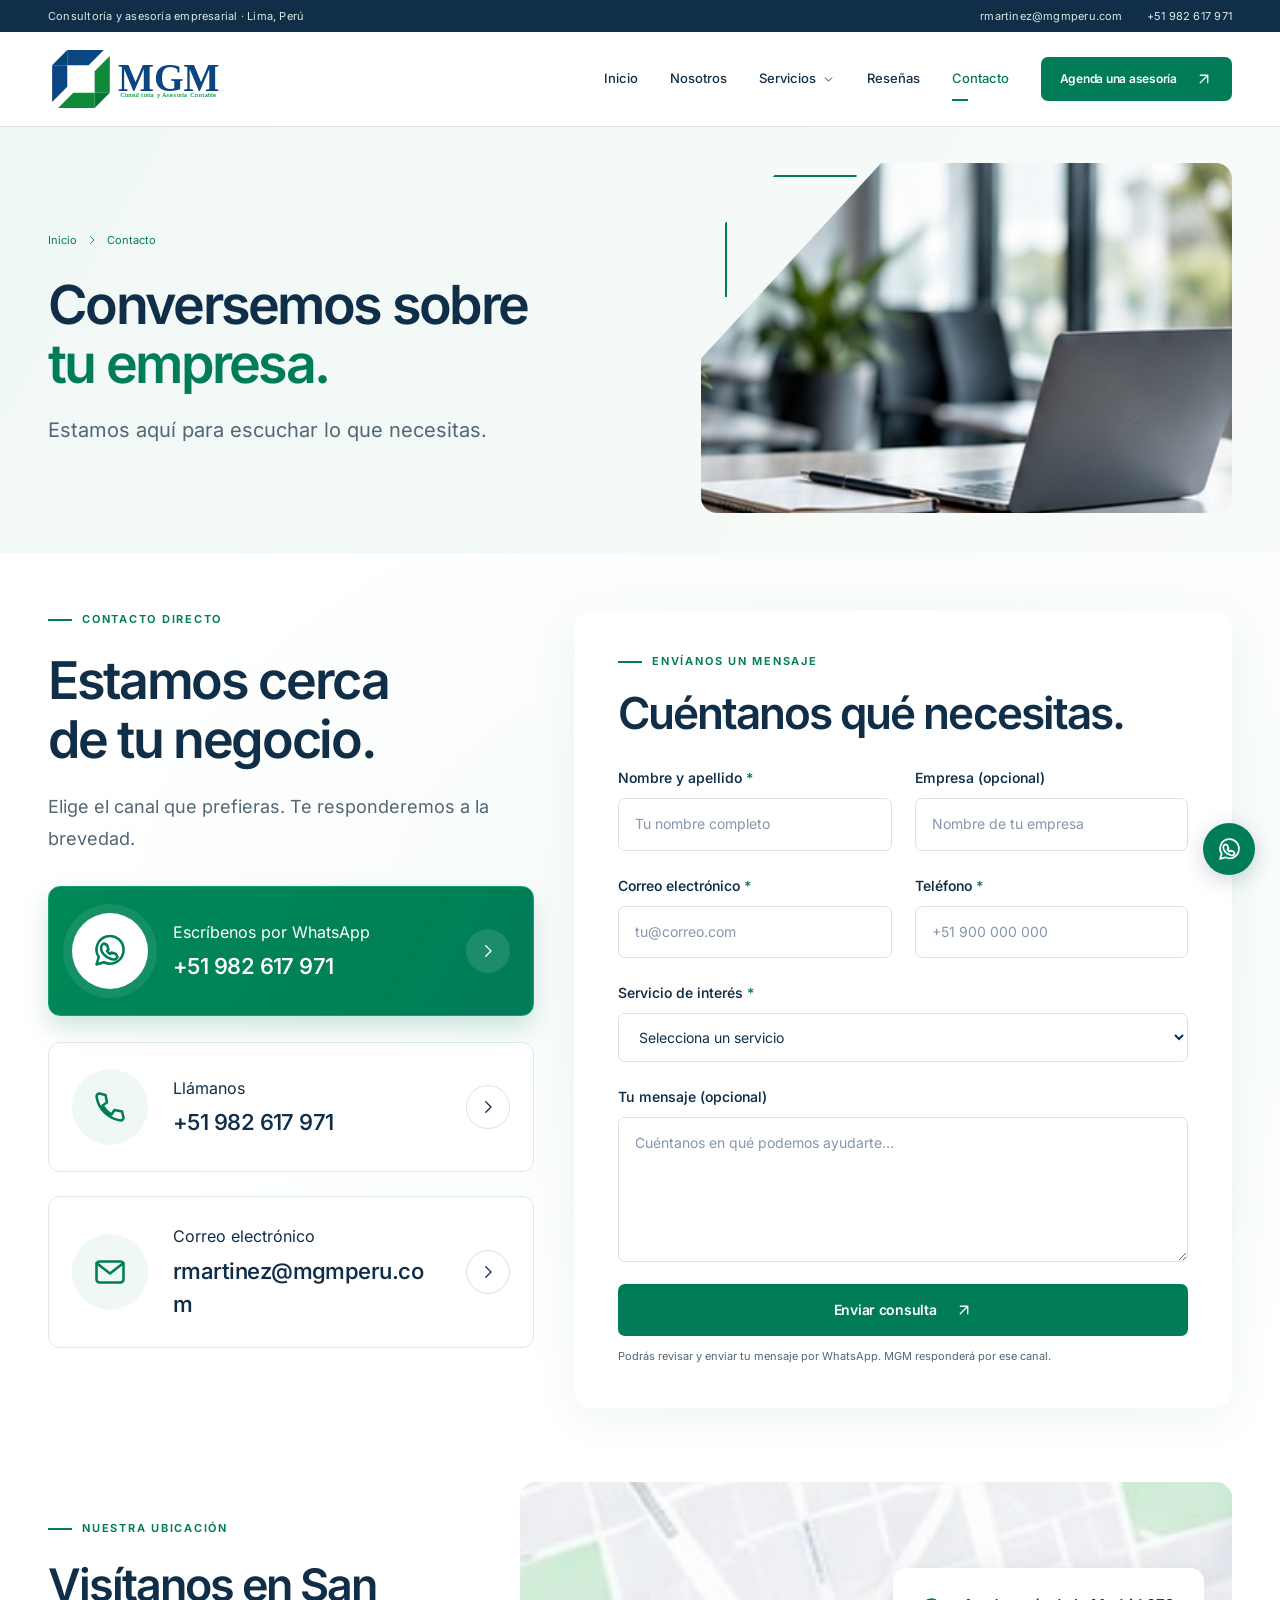
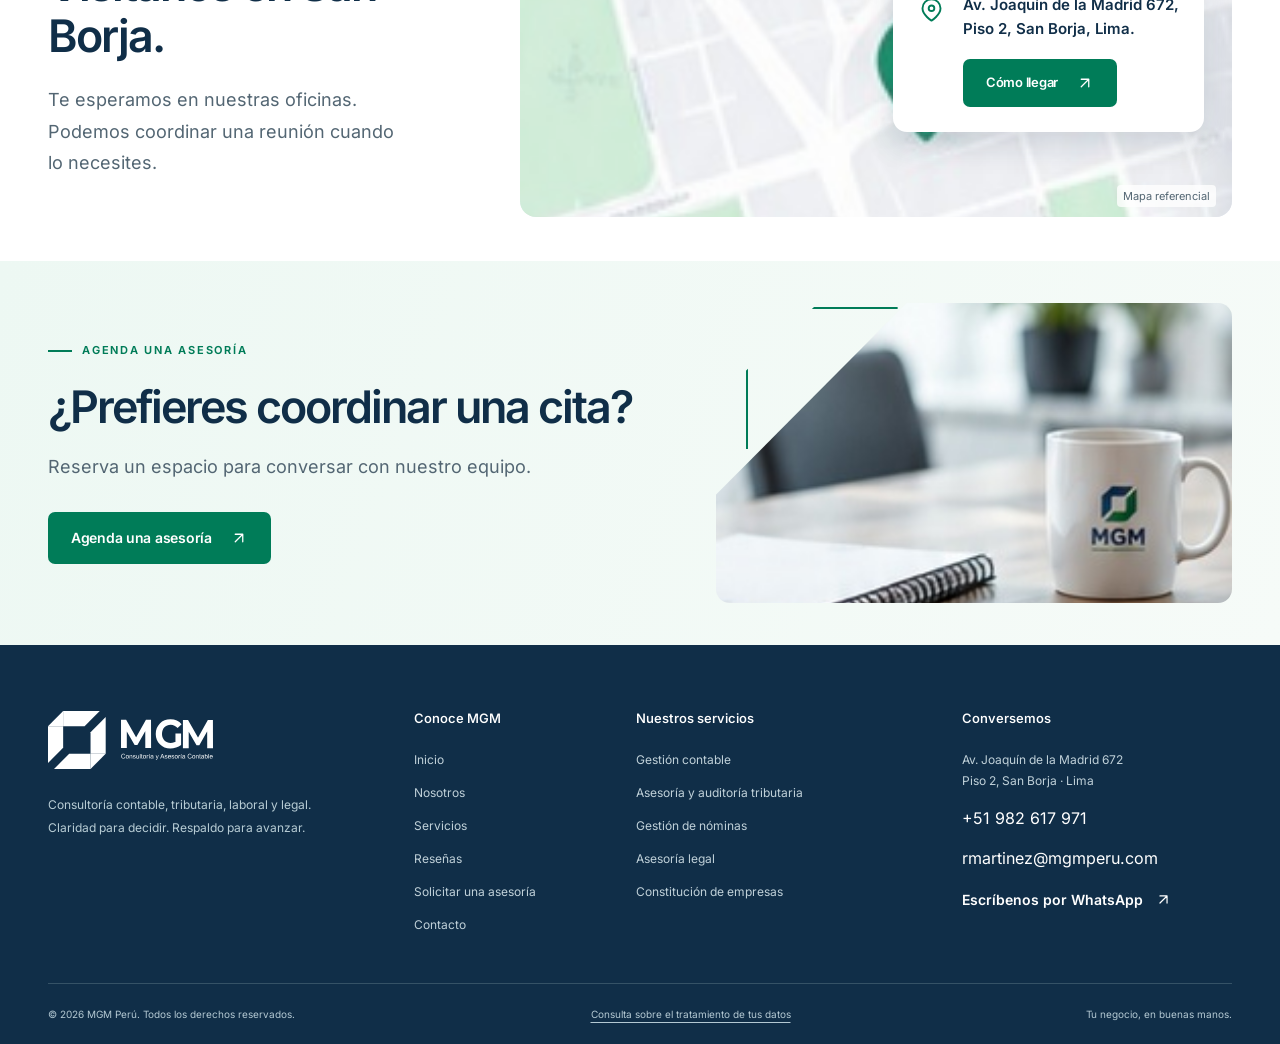
<file: contacto.html>
<!DOCTYPE html>
<html lang="es-PE">
  <head>
    <meta charset="utf-8">
    <meta name="viewport" content="width=device-width,initial-scale=1">
    <title>Contacto | Conversemos sobre tu negocio | MGM Perú</title>
    <meta name="description" content="Contacta a MGM Perú por WhatsApp, teléfono o correo. Consultoría y asesoría empresarial en Av. Joaquín de la Madrid 672, San Borja, Lima.">
    <meta name="robots" content="noindex,nofollow">
    <link rel="stylesheet" href="assets/css/estilos.css">
  </head>
  <body>
    <div class="mgm" data-mgm-page="contactanos">
      <a class="m-skip" href="#mgm-contenido">Ir al contenido</a>
      <div class="m-topbar">
        <div class="m-container m-topbar-inner">
          <span>Consultoría y asesoría empresarial · Lima, Perú</span>
          <div class="m-topbar-links">
            <a href="mailto:rmartinez@mgmperu.com">rmartinez@mgmperu.com</a>
            <a href="tel:+51982617971">+51 982 617 971</a>
          </div>
        </div>
      </div>
      <header class="m-header">
        <div class="m-container m-header-inner">
          <a class="m-logo" href="index.html" aria-label="MGM Perú, inicio">
            <img src="assets/img/marca/logo-mgm.svg" alt="MGM Perú" class="" loading="eager" decoding="async">
          </a>
          <nav class="m-nav" aria-label="Navegación principal">
            <a class="m-nav-link" href="index.html">Inicio</a>
            <a class="m-nav-link" href="nosotros.html">Nosotros</a>
            <details class="m-nav-services">
              <summary class="m-nav-link">Servicios<svg xmlns="http://www.w3.org/2000/svg" viewbox="0 0 24 24" aria-hidden="true">
                  <path d="m6 9 6 6 6-6"></path>
                </svg>
              </summary>
              <div class="m-dropdown">
                <a href="servicios/gestion-contable.html">Gestión contable</a>
                <a href="servicios/asesoria-y-auditoria-tributaria.html">Asesoría y auditoría tributaria</a>
                <a href="servicios/gestion-de-nominas.html">Gestión de nóminas</a>
                <a href="servicios/asesoria-legal.html">Asesoría legal</a>
                <a href="servicios/creacion-de-empresa-ruc-20.html">Constitución de empresas</a>
                <a href="servicios.html">Ver todos los servicios <svg xmlns="http://www.w3.org/2000/svg" viewbox="0 0 24 24" aria-hidden="true">
                    <path d="M7 17 17 7M7 7h10v10"></path>
                  </svg>
                </a>
              </div>
            </details>
            <a class="m-nav-link" href="resenas.html">Reseñas</a>
            <a class="m-nav-link" href="contacto.html" aria-current="page">Contacto</a>
            <a class="m-btn m-btn-primary" href="agenda.html" data-mgm-book="1">Agenda una asesoría<svg xmlns="http://www.w3.org/2000/svg" viewbox="0 0 24 24" aria-hidden="true">
                <path d="M7 17 17 7M7 7h10v10"></path>
              </svg>
            </a>
          </nav>
          <button type="button" class="m-menu-button" aria-label="Abrir menú" aria-expanded="false" aria-controls="mgm-navegacion-movil" data-mgm-menu="1">
            <svg xmlns="http://www.w3.org/2000/svg" viewbox="0 0 24 24" aria-hidden="true">
              <path d="M4 6h16M4 12h16M4 18h16"></path>
            </svg>
          </button>
        </div>
        <nav id="mgm-navegacion-movil" class="m-mobile-nav" aria-label="Navegación móvil" data-mgm-mobile="1" hidden>
          <a href="index.html">Inicio</a>
          <a href="nosotros.html">Nosotros</a>
          <details>
            <summary>Servicios</summary>
            <a href="servicios/gestion-contable.html">Gestión contable</a>
            <a href="servicios/asesoria-y-auditoria-tributaria.html">Asesoría y auditoría tributaria</a>
            <a href="servicios/gestion-de-nominas.html">Gestión de nóminas</a>
            <a href="servicios/asesoria-legal.html">Asesoría legal</a>
            <a href="servicios/creacion-de-empresa-ruc-20.html">Constitución de empresas</a>
            <a href="servicios.html">Ver todos los servicios</a>
          </details>
          <a href="resenas.html">Reseñas</a>
          <a href="contacto.html">Contacto</a>
          <a class="m-btn m-btn-primary" href="agenda.html" data-mgm-book="1">Agenda una asesoría<svg xmlns="http://www.w3.org/2000/svg" viewbox="0 0 24 24" aria-hidden="true">
              <path d="M7 17 17 7M7 7h10v10"></path>
            </svg>
          </a>
        </nav>
      </header>
      <section class="m-promo" data-mgm-promotion="1" aria-label="Campaña vigente" hidden>
        <div class="m-container m-promo-inner">
          <div>
            <strong data-promo-title="1"></strong>
            <p data-promo-description="1"></p>
          </div>
          <a class="m-btn m-btn-primary" href="agenda.html" data-mgm-book="1">Consultar campaña<svg xmlns="http://www.w3.org/2000/svg" viewbox="0 0 24 24" aria-hidden="true">
              <path d="M7 17 17 7M7 7h10v10"></path>
            </svg>
          </a>
        </div>
      </section>
      <main id="mgm-contenido" tabindex="-1">
        <section class="m-visual-hero m-visual-hero-contact">
          <div class="m-container m-visual-hero-grid">
            <div>
              <nav class="m-breadcrumb" aria-label="Ruta de navegación">
                <a href="index.html">Inicio</a>
                <svg xmlns="http://www.w3.org/2000/svg" viewbox="0 0 24 24" aria-hidden="true">
                  <path d="m9 5 7 7-7 7"></path>
                </svg>
                <span aria-current="page">Contacto</span>
              </nav>
              <h1>Conversemos sobre<br>
                <span class="m-em">tu empresa.</span>
              </h1>
              <p class="m-lead">Estamos aquí para escuchar lo que necesitas.</p>
            </div>
            <figure class="m-inner-hero-photo">
              <img src="assets/img/oficina/contacto-oficina.jpg" alt="Imagen referencial de un espacio de trabajo y asesoría empresarial" class="" loading="eager" decoding="async">
            </figure>
          </div>
        </section>
        <section class="m-section m-contact-main">
          <div class="m-container m-contact-layout">
            <div>
              <span class="m-eyebrow">CONTACTO DIRECTO</span>
              <h2 class="m-heading">Estamos cerca<br>de tu negocio.</h2>
              <p class="m-body">Elige el canal que prefieras. Te responderemos a la brevedad.</p>
              <div class="m-channel-list">
                <a class="m-channel-card m-channel-whatsapp" href="https://wa.me/51982617971" target="_blank" rel="noopener noreferrer" data-mgm-whatsapp="Hola MGM, quisiera conversar sobre mi empresa.">
                  <span class="m-channel-icon">
                    <svg xmlns="http://www.w3.org/2000/svg" viewbox="0 0 24 24" aria-hidden="true">
                      <path d="M21 11.5a9 9 0 0 1-13 8L3 21l1.5-5A9 9 0 1 1 21 11.5Z"></path>
                      <path d="m8 7 2 1 1 3-1 1a10 10 0 0 0 2 2l1-1 3 1 1 2c-1 2-3 2-5 1-3-1-6-4-6-7 0-1 1-3 2-3Z"></path>
                    </svg>
                  </span>
                  <div>
                    <span>Escríbenos por WhatsApp</span>
                    <strong>+51 982 617 971</strong>
                  </div>
                  <span class="m-channel-arrow">
                    <svg xmlns="http://www.w3.org/2000/svg" viewbox="0 0 24 24" aria-hidden="true">
                      <path d="m9 5 7 7-7 7"></path>
                    </svg>
                  </span>
                </a>
                <a class="m-channel-card" href="tel:+51982617971">
                  <span class="m-channel-icon">
                    <svg xmlns="http://www.w3.org/2000/svg" viewbox="0 0 24 24" aria-hidden="true">
                      <path d="m5 3 4 1 1 5-3 2a16 16 0 0 0 6 6l2-3 5 1 1 4a2 2 0 0 1-2 2A19 19 0 0 1 3 5a2 2 0 0 1 2-2Z"></path>
                    </svg>
                  </span>
                  <div>
                    <span>Llámanos</span>
                    <strong>+51 982 617 971</strong>
                  </div>
                  <span class="m-channel-arrow">
                    <svg xmlns="http://www.w3.org/2000/svg" viewbox="0 0 24 24" aria-hidden="true">
                      <path d="m9 5 7 7-7 7"></path>
                    </svg>
                  </span>
                </a>
                <a class="m-channel-card" href="mailto:rmartinez@mgmperu.com">
                  <span class="m-channel-icon">
                    <svg xmlns="http://www.w3.org/2000/svg" viewbox="0 0 24 24" aria-hidden="true">
                      <rect x="3" y="5" width="18" height="14" rx="2"></rect>
                      <path d="m3 6 9 7 9-7"></path>
                    </svg>
                  </span>
                  <div>
                    <span>Correo electrónico</span>
                    <strong>rmartinez@mgmperu.com</strong>
                  </div>
                  <span class="m-channel-arrow">
                    <svg xmlns="http://www.w3.org/2000/svg" viewbox="0 0 24 24" aria-hidden="true">
                      <path d="m9 5 7 7-7 7"></path>
                    </svg>
                  </span>
                </a>
              </div>
            </div>
            <div class="m-form-panel">
              <span class="m-eyebrow">ENVÍANOS UN MENSAJE</span>
              <h2>Cuéntanos qué necesitas.</h2>
              <form data-mgm-request-form="contact">
                <div class="m-form-grid">
                  <label class="m-field">
                    <span>Nombre y apellido<em class="m-required"> *</em>
                    </span>
                    <input name="name" type="text" required autocomplete="name" placeholder="Tu nombre completo" maxlength="120">
                  </label>
                  <label class="m-field">
                    <span>Empresa (opcional)</span>
                    <input name="company" type="text" autocomplete="organization" placeholder="Nombre de tu empresa" maxlength="120">
                  </label>
                  <label class="m-field">
                    <span>Correo electrónico<em class="m-required"> *</em>
                    </span>
                    <input name="email" type="email" required autocomplete="email" placeholder="tu@correo.com">
                  </label>
                  <label class="m-field">
                    <span>Teléfono<em class="m-required"> *</em>
                    </span>
                    <input name="phone" type="tel" required autocomplete="tel" placeholder="+51 900 000 000" maxlength="120">
                  </label>
                  <label class="m-field m-field-full">
                    <span>Servicio de interés <em class="m-required">*</em>
                    </span>
                    <select name="service" required>
                      <option value="" selected disabled>Selecciona un servicio</option>
                      <option value="orientacion">Necesito orientación</option>
                      <option value="gestion-contable">Gestión contable</option>
                      <option value="asesoria-y-auditoria-tributaria">Asesoría y auditoría tributaria</option>
                      <option value="gestion-de-nominas">Gestión de nóminas</option>
                      <option value="asesoria-legal">Asesoría legal</option>
                      <option value="creacion-de-empresa-ruc-20">Constitución de empresas</option>
                    </select>
                  </label>
                  <label class="m-field m-field-full">
                    <span>Tu mensaje (opcional)</span>
                    <textarea name="message" maxlength="1500" rows="4" placeholder="Cuéntanos en qué podemos ayudarte..."></textarea>
                  </label>
                </div>
                <button type="submit" class="m-btn m-btn-primary">Enviar consulta<svg xmlns="http://www.w3.org/2000/svg" viewbox="0 0 24 24" aria-hidden="true">
                    <path d="M7 17 17 7M7 7h10v10"></path>
                  </svg>
                </button>
                <p class="m-form-note">Podrás revisar y enviar tu mensaje por WhatsApp. MGM responderá por ese canal.</p>
                <div class="m-form-result" data-mgm-result="1" role="status" aria-live="polite" hidden>
                  <h3>Tu mensaje está listo.</h3>
                  <p data-mgm-summary="1"></p>
                  <a class="m-btn m-btn-primary" data-mgm-send="1" href="https://wa.me/51982617971" target="_blank" rel="noopener noreferrer">Enviar por WhatsApp<svg xmlns="http://www.w3.org/2000/svg" viewbox="0 0 24 24" aria-hidden="true">
                      <path d="M21 11.5a9 9 0 0 1-13 8L3 21l1.5-5A9 9 0 1 1 21 11.5Z"></path>
                      <path d="m8 7 2 1 1 3-1 1a10 10 0 0 0 2 2l1-1 3 1 1 2c-1 2-3 2-5 1-3-1-6-4-6-7 0-1 1-3 2-3Z"></path>
                    </svg>
                  </a>
                </div>
              </form>
              <noscript>
                <p class="m-form-note">Para solicitar atención, escríbenos directamente al +51 982 617 971 o a rmartinez@mgmperu.com.</p>
              </noscript>
            </div>
          </div>
        </section>
        <section class="m-section m-location-section" id="ubicacion">
          <div class="m-container m-location-grid">
            <div>
              <span class="m-eyebrow">NUESTRA UBICACIÓN</span>
              <h2 class="m-heading">Visítanos en San Borja.</h2>
              <p class="m-body">Te esperamos en nuestras oficinas.<br>Podemos coordinar una reunión cuando lo necesites.</p>
            </div>
            <figure class="m-location-map">
              <img src="assets/img/mapa/mapa-referencial.jpg" alt="Ilustración referencial de un mapa; abre Cómo llegar para consultar la ubicación real" class="" loading="lazy" decoding="async">
              <div class="m-location-address">
                <svg xmlns="http://www.w3.org/2000/svg" viewbox="0 0 24 24" aria-hidden="true">
                  <path d="M20 10c0 6-8 11-8 11S4 16 4 10a8 8 0 1 1 16 0Z"></path>
                  <circle cx="12" cy="10" r="2.5"></circle>
                </svg>
                <div>
                  <address>Av. Joaquín de la Madrid 672,<br>Piso 2, San Borja, Lima.</address>
                  <a class="m-btn m-btn-primary" href="https://www.google.com/maps/search/?api=1&amp;query=Av.%20Joaqu%C3%ADn%20de%20la%20Madrid%20672%2C%20San%20Borja%2C%20Lima" target="_blank" rel="noopener noreferrer">Cómo llegar<svg xmlns="http://www.w3.org/2000/svg" viewbox="0 0 24 24" aria-hidden="true">
                      <path d="M7 17 17 7M7 7h10v10"></path>
                    </svg>
                  </a>
                </div>
              </div>
              <figcaption>Mapa referencial</figcaption>
            </figure>
          </div>
        </section>
        <section class="m-contact-appointment">
          <div class="m-container m-contact-appointment-grid">
            <div>
              <span class="m-eyebrow">AGENDA UNA ASESORÍA</span>
              <h2 class="m-heading">¿Prefieres coordinar una cita?</h2>
              <p class="m-body">Reserva un espacio para conversar con nuestro equipo.</p>
              <a class="m-btn m-btn-primary" href="agenda.html" data-mgm-book="1">Agenda una asesoría<svg xmlns="http://www.w3.org/2000/svg" viewbox="0 0 24 24" aria-hidden="true">
                  <path d="M7 17 17 7M7 7h10v10"></path>
                </svg>
              </a>
            </div>
            <figure>
              <img src="assets/img/oficina/agenda-oficina.jpg" alt="Imagen referencial de un espacio de trabajo con una taza MGM" class="" loading="lazy" decoding="async">
            </figure>
          </div>
        </section>
      </main>
      <footer class="m-footer">
        <div class="m-container">
          <div class="m-footer-grid">
            <div>
              <img src="assets/img/marca/logo-mgm-blanco.svg" alt="MGM Perú" class="m-footer-logo" loading="lazy" decoding="async">
              <p class="m-footer-description">Consultoría contable, tributaria, laboral y legal. Claridad para decidir. Respaldo para avanzar.</p>
            </div>
            <div>
              <h3>Conoce MGM</h3>
              <ul>
                <li>
                  <a href="index.html">Inicio</a>
                </li>
                <li>
                  <a href="nosotros.html">Nosotros</a>
                </li>
                <li>
                  <a href="servicios.html">Servicios</a>
                </li>
                <li>
                  <a href="resenas.html">Reseñas</a>
                </li>
                <li>
                  <a href="agenda.html">Solicitar una asesoría</a>
                </li>
                <li>
                  <a href="contacto.html">Contacto</a>
                </li>
              </ul>
            </div>
            <div>
              <h3>Nuestros servicios</h3>
              <ul>
                <li>
                  <a href="servicios/gestion-contable.html">Gestión contable</a>
                </li>
                <li>
                  <a href="servicios/asesoria-y-auditoria-tributaria.html">Asesoría y auditoría tributaria</a>
                </li>
                <li>
                  <a href="servicios/gestion-de-nominas.html">Gestión de nóminas</a>
                </li>
                <li>
                  <a href="servicios/asesoria-legal.html">Asesoría legal</a>
                </li>
                <li>
                  <a href="servicios/creacion-de-empresa-ruc-20.html">Constitución de empresas</a>
                </li>
              </ul>
            </div>
            <div>
              <h3>Conversemos</h3>
              <address class="m-contact-line">Av. Joaquín de la Madrid 672<br>Piso 2, San Borja · Lima</address>
              <p class="m-contact-line">
                <a href="tel:+51982617971">+51 982 617 971</a>
              </p>
              <p class="m-contact-line">
                <a href="mailto:rmartinez@mgmperu.com">rmartinez@mgmperu.com</a>
              </p>
              <a class="m-text-link" href="https://wa.me/51982617971" target="_blank" rel="noopener noreferrer" data-mgm-whatsapp="Hola MGM, quisiera conversar sobre sus servicios.">Escríbenos por WhatsApp<svg xmlns="http://www.w3.org/2000/svg" viewbox="0 0 24 24" aria-hidden="true">
                  <path d="M7 17 17 7M7 7h10v10"></path>
                </svg>
              </a>
            </div>
          </div>
          <div class="m-footer-bottom">
            <span>© 2026 MGM Perú. Todos los derechos reservados.</span>
            <a href="mailto:rmartinez@mgmperu.com?subject=Consulta%20sobre%20mis%20datos">Consulta sobre el tratamiento de tus datos</a>
            <span>Tu negocio, en buenas manos.</span>
          </div>
        </div>
      </footer>
      <a class="m-floating-wa" href="https://wa.me/51982617971" aria-label="Contactar a MGM por WhatsApp" target="_blank" rel="noopener noreferrer" data-mgm-whatsapp="Hola MGM, quisiera información sobre sus servicios.">
        <svg xmlns="http://www.w3.org/2000/svg" viewbox="0 0 24 24" aria-hidden="true">
          <path d="M21 11.5a9 9 0 0 1-13 8L3 21l1.5-5A9 9 0 1 1 21 11.5Z"></path>
          <path d="m8 7 2 1 1 3-1 1a10 10 0 0 0 2 2l1-1 3 1 1 2c-1 2-3 2-5 1-3-1-6-4-6-7 0-1 1-3 2-3Z"></path>
        </svg>
      </a>
    </div>
    <script src="assets/js/config.js"></script>
    <script src="assets/js/app.js"></script>
  </body>
</html>
</file>
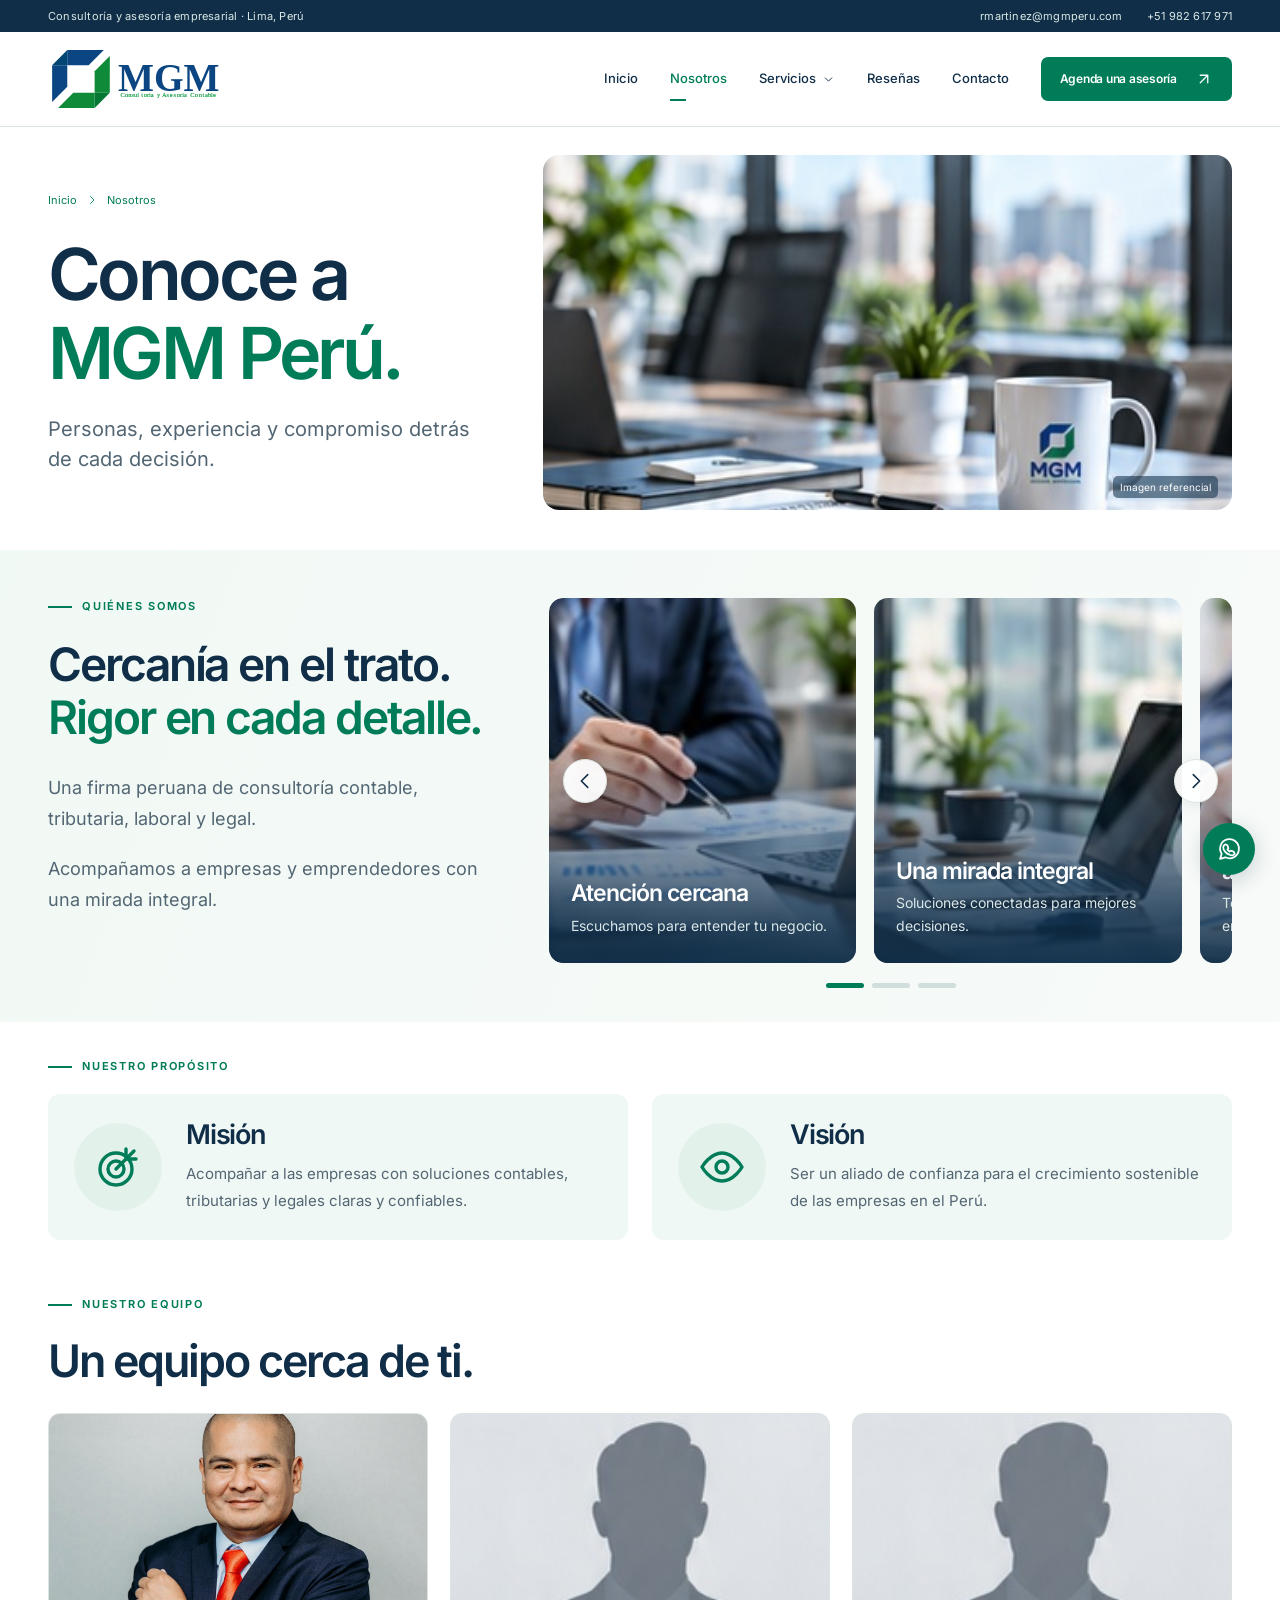
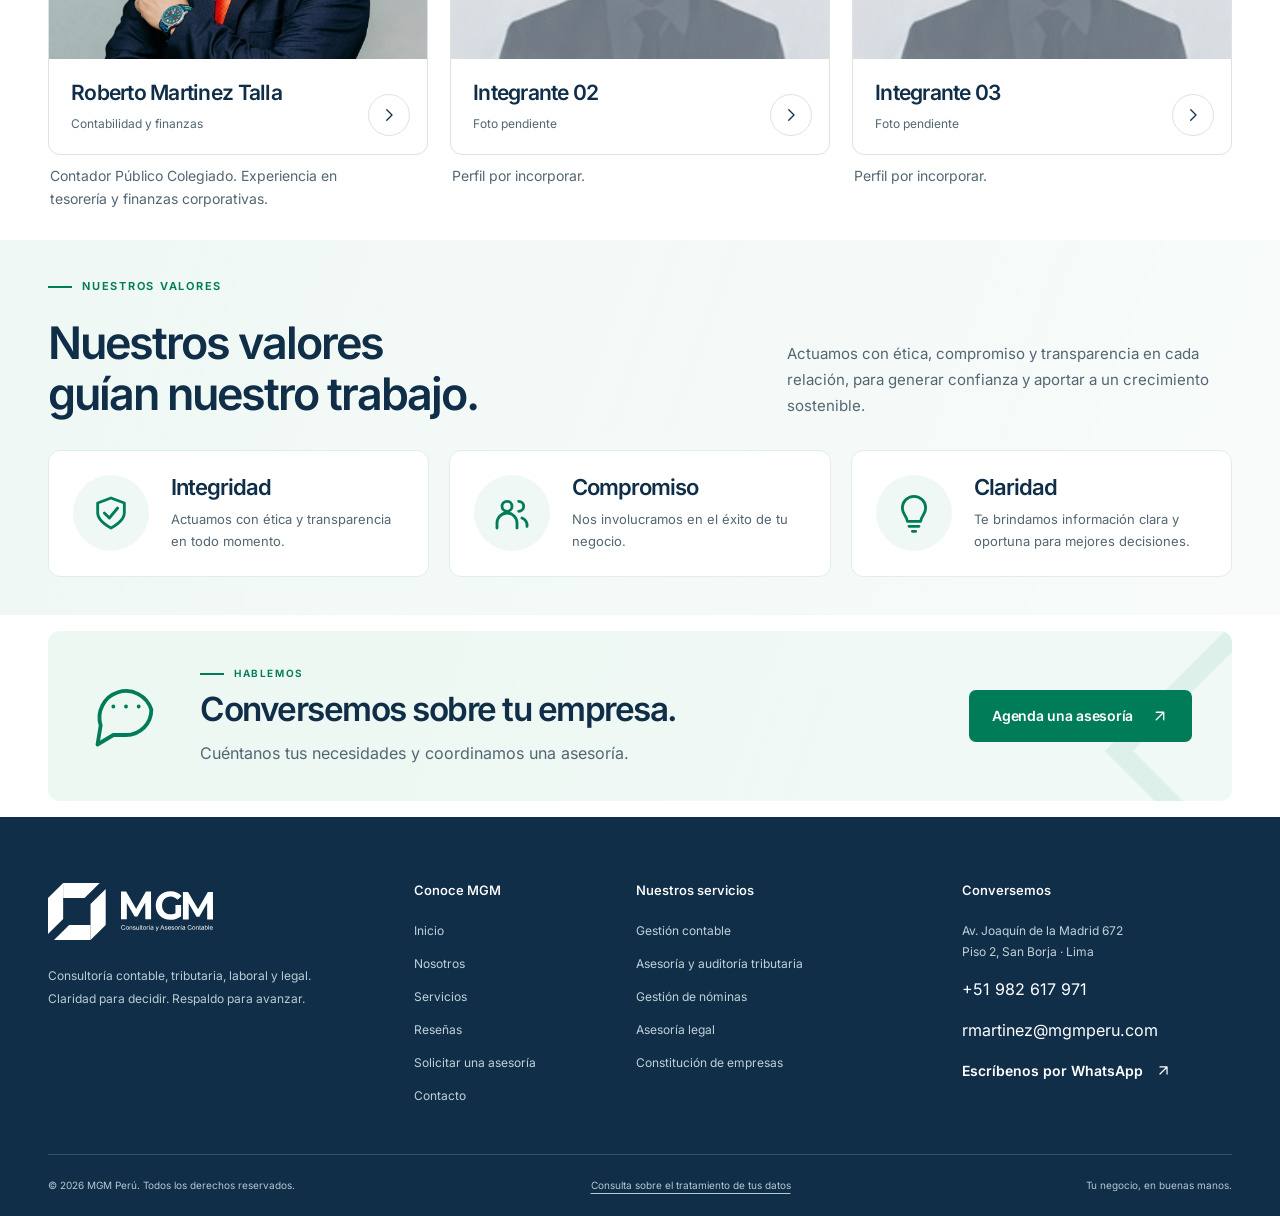
<file: nosotros.html>
<!DOCTYPE html>
<html lang="es-PE">
  <head>
    <meta charset="utf-8">
    <meta name="viewport" content="width=device-width,initial-scale=1">
    <title>Nosotros | Experiencia y cercanía | MGM Perú</title>
    <meta name="description" content="Conoce la firma MGM Perú y a Roberto Martinez Talla. Experiencia en contabilidad, finanzas y asesoría empresarial con atención personalizada.">
    <meta name="robots" content="noindex,nofollow">
    <link rel="stylesheet" href="assets/css/estilos.css">
  </head>
  <body>
    <div class="mgm" data-mgm-page="nosotros">
      <a class="m-skip" href="#mgm-contenido">Ir al contenido</a>
      <div class="m-topbar">
        <div class="m-container m-topbar-inner">
          <span>Consultoría y asesoría empresarial · Lima, Perú</span>
          <div class="m-topbar-links">
            <a href="mailto:rmartinez@mgmperu.com">rmartinez@mgmperu.com</a>
            <a href="tel:+51982617971">+51 982 617 971</a>
          </div>
        </div>
      </div>
      <header class="m-header">
        <div class="m-container m-header-inner">
          <a class="m-logo" href="index.html" aria-label="MGM Perú, inicio">
            <img src="assets/img/marca/logo-mgm.svg" alt="MGM Perú" class="" loading="eager" decoding="async">
          </a>
          <nav class="m-nav" aria-label="Navegación principal">
            <a class="m-nav-link" href="index.html">Inicio</a>
            <a class="m-nav-link" href="nosotros.html" aria-current="page">Nosotros</a>
            <details class="m-nav-services">
              <summary class="m-nav-link">Servicios<svg xmlns="http://www.w3.org/2000/svg" viewbox="0 0 24 24" aria-hidden="true">
                  <path d="m6 9 6 6 6-6"></path>
                </svg>
              </summary>
              <div class="m-dropdown">
                <a href="servicios/gestion-contable.html">Gestión contable</a>
                <a href="servicios/asesoria-y-auditoria-tributaria.html">Asesoría y auditoría tributaria</a>
                <a href="servicios/gestion-de-nominas.html">Gestión de nóminas</a>
                <a href="servicios/asesoria-legal.html">Asesoría legal</a>
                <a href="servicios/creacion-de-empresa-ruc-20.html">Constitución de empresas</a>
                <a href="servicios.html">Ver todos los servicios <svg xmlns="http://www.w3.org/2000/svg" viewbox="0 0 24 24" aria-hidden="true">
                    <path d="M7 17 17 7M7 7h10v10"></path>
                  </svg>
                </a>
              </div>
            </details>
            <a class="m-nav-link" href="resenas.html">Reseñas</a>
            <a class="m-nav-link" href="contacto.html">Contacto</a>
            <a class="m-btn m-btn-primary" href="agenda.html" data-mgm-book="1">Agenda una asesoría<svg xmlns="http://www.w3.org/2000/svg" viewbox="0 0 24 24" aria-hidden="true">
                <path d="M7 17 17 7M7 7h10v10"></path>
              </svg>
            </a>
          </nav>
          <button type="button" class="m-menu-button" aria-label="Abrir menú" aria-expanded="false" aria-controls="mgm-navegacion-movil" data-mgm-menu="1">
            <svg xmlns="http://www.w3.org/2000/svg" viewbox="0 0 24 24" aria-hidden="true">
              <path d="M4 6h16M4 12h16M4 18h16"></path>
            </svg>
          </button>
        </div>
        <nav id="mgm-navegacion-movil" class="m-mobile-nav" aria-label="Navegación móvil" data-mgm-mobile="1" hidden>
          <a href="index.html">Inicio</a>
          <a href="nosotros.html">Nosotros</a>
          <details>
            <summary>Servicios</summary>
            <a href="servicios/gestion-contable.html">Gestión contable</a>
            <a href="servicios/asesoria-y-auditoria-tributaria.html">Asesoría y auditoría tributaria</a>
            <a href="servicios/gestion-de-nominas.html">Gestión de nóminas</a>
            <a href="servicios/asesoria-legal.html">Asesoría legal</a>
            <a href="servicios/creacion-de-empresa-ruc-20.html">Constitución de empresas</a>
            <a href="servicios.html">Ver todos los servicios</a>
          </details>
          <a href="resenas.html">Reseñas</a>
          <a href="contacto.html">Contacto</a>
          <a class="m-btn m-btn-primary" href="agenda.html" data-mgm-book="1">Agenda una asesoría<svg xmlns="http://www.w3.org/2000/svg" viewbox="0 0 24 24" aria-hidden="true">
              <path d="M7 17 17 7M7 7h10v10"></path>
            </svg>
          </a>
        </nav>
      </header>
      <section class="m-promo" data-mgm-promotion="1" aria-label="Campaña vigente" hidden>
        <div class="m-container m-promo-inner">
          <div>
            <strong data-promo-title="1"></strong>
            <p data-promo-description="1"></p>
          </div>
          <a class="m-btn m-btn-primary" href="agenda.html" data-mgm-book="1">Consultar campaña<svg xmlns="http://www.w3.org/2000/svg" viewbox="0 0 24 24" aria-hidden="true">
              <path d="M7 17 17 7M7 7h10v10"></path>
            </svg>
          </a>
        </div>
      </section>
      <main id="mgm-contenido" tabindex="-1">
        <section class="m-visual-hero m-visual-hero-about">
          <div class="m-container m-visual-hero-grid">
            <div>
              <nav class="m-breadcrumb" aria-label="Ruta de navegación">
                <a href="index.html">Inicio</a>
                <svg xmlns="http://www.w3.org/2000/svg" viewbox="0 0 24 24" aria-hidden="true">
                  <path d="m9 5 7 7-7 7"></path>
                </svg>
                <span aria-current="page">Nosotros</span>
              </nav>
              <h1>Conoce a<br>
                <span class="m-em">MGM Perú.</span>
              </h1>
              <p class="m-lead">Personas, experiencia y compromiso detrás de cada decisión.</p>
            </div>
            <figure class="m-inner-hero-photo">
              <img src="assets/img/oficina/oficina-mgm.jpg" alt="Imagen referencial de un espacio de trabajo y asesoría empresarial" class="" loading="eager" decoding="async">
              <figcaption>Imagen referencial</figcaption>
            </figure>
          </div>
        </section>
        <section class="m-section m-about-story" id="quienes-somos">
          <div class="m-container m-about-story-grid">
            <div>
              <span class="m-eyebrow">QUIÉNES SOMOS</span>
              <h2 class="m-heading">Cercanía en el trato.<br>
                <span class="m-em">Rigor en cada detalle.</span>
              </h2>
              <p class="m-body">Una firma peruana de consultoría contable, tributaria, laboral y legal.</p>
              <p class="m-body">Acompañamos a empresas y emprendedores con una mirada integral.</p>
            </div>
            <div class="m-photo-carousel" data-mgm-photo-carousel="1" role="region" aria-label="Nuestra forma de acompañarte">
              <div class="m-photo-carousel-window">
                <div class="m-photo-track" data-mgm-photo-track="1" tabindex="0" aria-label="Fotografías de nuestra firma; usa las flechas para explorar">
                  <article class="m-photo-slide" data-mgm-photo-slide="0">
                    <img src="assets/img/oficina/atencion-cercana.jpg" alt="Imagen referencial de atención cercana" class="" loading="lazy" decoding="async">
                    <div>
                      <h3>Atención cercana</h3>
                      <p>Escuchamos para entender tu negocio.</p>
                    </div>
                  </article>
                  <article class="m-photo-slide" data-mgm-photo-slide="1">
                    <img src="assets/img/oficina/mirada-integral.jpg" alt="Imagen referencial de una mirada integral" class="" loading="lazy" decoding="async">
                    <div>
                      <h3>Una mirada integral</h3>
                      <p>Soluciones conectadas para mejores decisiones.</p>
                    </div>
                  </article>
                  <article class="m-photo-slide" data-mgm-photo-slide="2">
                    <img src="assets/img/servicios/servicios-portada.jpg" alt="Imagen referencial de experiencia que acompaña" class="" loading="lazy" decoding="async">
                    <div>
                      <h3>Experiencia que acompaña</h3>
                      <p>Te acompañamos en cada etapa de tu empresa.</p>
                    </div>
                  </article>
                </div>
                <button class="m-carousel-arrow m-carousel-prev" type="button" data-mgm-photo-prev="1" aria-label="Fotografía anterior">
                  <svg xmlns="http://www.w3.org/2000/svg" viewbox="0 0 24 24" aria-hidden="true">
                    <path d="m9 5 7 7-7 7"></path>
                  </svg>
                </button>
                <button class="m-carousel-arrow m-carousel-next" type="button" data-mgm-photo-next="1" aria-label="Fotografía siguiente">
                  <svg xmlns="http://www.w3.org/2000/svg" viewbox="0 0 24 24" aria-hidden="true">
                    <path d="m9 5 7 7-7 7"></path>
                  </svg>
                </button>
              </div>
              <div class="m-photo-dots">
                <button type="button" data-mgm-photo-dot="0" aria-label="Mostrar fotografía 1: Atención cercana" aria-current="true"></button>
                <button type="button" data-mgm-photo-dot="1" aria-label="Mostrar fotografía 2: Una mirada integral"></button>
                <button type="button" data-mgm-photo-dot="2" aria-label="Mostrar fotografía 3: Experiencia que acompaña"></button>
              </div>
              <p class="m-sr-only" data-mgm-photo-status="1" aria-live="polite">Fotografía 1 de 3: Atención cercana</p>
            </div>
          </div>
        </section>
        <section class="m-section m-purpose" id="proposito">
          <div class="m-container">
            <span class="m-eyebrow">NUESTRO PROPÓSITO</span>
            <div class="m-purpose-grid">
              <article>
                <span class="m-purpose-icon">
                  <svg xmlns="http://www.w3.org/2000/svg" viewbox="0 0 24 24" aria-hidden="true">
                    <circle cx="11" cy="13" r="8"></circle>
                    <circle cx="11" cy="13" r="4"></circle>
                    <path d="m11 13 9-9M16 3v5h5"></path>
                  </svg>
                </span>
                <div>
                  <h2>Misión</h2>
                  <p>Acompañar a las empresas con soluciones contables, tributarias y legales claras y confiables.</p>
                </div>
              </article>
              <article>
                <span class="m-purpose-icon">
                  <svg xmlns="http://www.w3.org/2000/svg" viewbox="0 0 24 24" aria-hidden="true">
                    <path d="M2 12s4-7 10-7 10 7 10 7-4 7-10 7S2 12 2 12Z"></path>
                    <circle cx="12" cy="12" r="3"></circle>
                  </svg>
                </span>
                <div>
                  <h2>Visión</h2>
                  <p>Ser un aliado de confianza para el crecimiento sostenible de las empresas en el Perú.</p>
                </div>
              </article>
            </div>
          </div>
        </section>
        <section class="m-section m-about-team" id="equipo">
          <div class="m-container">
            <span class="m-eyebrow">NUESTRO EQUIPO</span>
            <h2 class="m-heading">Un equipo cerca de ti.</h2>
            <div class="m-team-row">
              <div class="m-team-member">
                <article class="m-team-card" id="roberto-martinez" tabindex="-1">
                  <div class="m-team-media">
                    <img src="assets/img/equipo/roberto-martinez.png" alt="Roberto Martinez Talla" class="m-team-photo" loading="lazy" decoding="async">
                  </div>
                  <div class="m-team-caption">
                    <h3>Roberto Martinez Talla</h3>
                    <p>Contabilidad y finanzas</p>
                  </div>
                  <div class="m-team-overlay">
                    <span class="m-team-accent"></span>
                    <h3>Roberto Martinez Talla</h3>
                    <p>Contabilidad y finanzas</p>
                    <button type="button" class="m-btn m-btn-primary" data-mgm-profile-open="roberto-martinez">Conocer perfil<svg xmlns="http://www.w3.org/2000/svg" viewbox="0 0 24 24" aria-hidden="true">
                        <path d="M7 17 17 7M7 7h10v10"></path>
                      </svg>
                    </button>
                  </div>
                  <button type="button" class="m-team-toggle" data-mgm-team-toggle="1" aria-label="Mostrar información de Roberto Martinez Talla" aria-expanded="false">
                    <svg xmlns="http://www.w3.org/2000/svg" viewbox="0 0 24 24" aria-hidden="true">
                      <path d="m9 5 7 7-7 7"></path>
                    </svg>
                  </button>
                </article>
                <p class="m-team-brief">Contador Público Colegiado. Experiencia en tesorería y finanzas corporativas.</p>
              </div>
              <div class="m-team-member">
                <article class="m-team-card" id="integrante-02" tabindex="-1">
                  <div class="m-team-media">
                    <img src="assets/img/equipo/equipo-foto-pendiente.jpg" alt="Fotografía pendiente del integrante del equipo" class="m-team-photo" loading="lazy" decoding="async">
                  </div>
                  <div class="m-team-caption">
                    <h3>Integrante 02</h3>
                    <p>Foto pendiente</p>
                  </div>
                  <div class="m-team-overlay">
                    <span class="m-team-accent"></span>
                    <h3>Integrante 02</h3>
                    <p>Foto pendiente</p>
                    <button type="button" class="m-btn m-btn-primary" data-mgm-profile-open="integrante-02">Conocer perfil<svg xmlns="http://www.w3.org/2000/svg" viewbox="0 0 24 24" aria-hidden="true">
                        <path d="M7 17 17 7M7 7h10v10"></path>
                      </svg>
                    </button>
                  </div>
                  <button type="button" class="m-team-toggle" data-mgm-team-toggle="1" aria-label="Mostrar información de Integrante 02" aria-expanded="false">
                    <svg xmlns="http://www.w3.org/2000/svg" viewbox="0 0 24 24" aria-hidden="true">
                      <path d="m9 5 7 7-7 7"></path>
                    </svg>
                  </button>
                </article>
                <p class="m-team-brief">Perfil por incorporar.</p>
              </div>
              <div class="m-team-member">
                <article class="m-team-card" id="integrante-03" tabindex="-1">
                  <div class="m-team-media">
                    <img src="assets/img/equipo/equipo-foto-pendiente.jpg" alt="Fotografía pendiente del integrante del equipo" class="m-team-photo" loading="lazy" decoding="async">
                  </div>
                  <div class="m-team-caption">
                    <h3>Integrante 03</h3>
                    <p>Foto pendiente</p>
                  </div>
                  <div class="m-team-overlay">
                    <span class="m-team-accent"></span>
                    <h3>Integrante 03</h3>
                    <p>Foto pendiente</p>
                    <button type="button" class="m-btn m-btn-primary" data-mgm-profile-open="integrante-03">Conocer perfil<svg xmlns="http://www.w3.org/2000/svg" viewbox="0 0 24 24" aria-hidden="true">
                        <path d="M7 17 17 7M7 7h10v10"></path>
                      </svg>
                    </button>
                  </div>
                  <button type="button" class="m-team-toggle" data-mgm-team-toggle="1" aria-label="Mostrar información de Integrante 03" aria-expanded="false">
                    <svg xmlns="http://www.w3.org/2000/svg" viewbox="0 0 24 24" aria-hidden="true">
                      <path d="m9 5 7 7-7 7"></path>
                    </svg>
                  </button>
                </article>
                <p class="m-team-brief">Perfil por incorporar.</p>
              </div>
            </div>
            <dialog class="m-profile-dialog" data-mgm-profile-dialog="roberto-martinez" aria-labelledby="perfil-roberto-martinez-titulo">
              <button class="m-dialog-close" type="button" data-mgm-profile-close="1" aria-label="Cerrar perfil">
                <svg xmlns="http://www.w3.org/2000/svg" viewbox="0 0 24 24" aria-hidden="true">
                  <path d="m6 6 12 12M6 18 18 6"></path>
                </svg>
              </button>
              <div class="m-profile-dialog-grid">
                <img src="assets/img/equipo/roberto-martinez.png" alt="Roberto Martinez Talla" class="m-team-photo" loading="lazy" decoding="async">
                <div>
                  <span class="m-eyebrow">NUESTRO EQUIPO</span>
                  <h2 id="perfil-roberto-martinez-titulo">Roberto Martinez Talla</h2>
                  <span class="m-person-role">Contabilidad y finanzas</span>
                  <p>Contador Público Colegiado de la Universidad San Martín de Porres, con experiencia en tesorería y finanzas corporativas.</p>
                  <p>Su trayectoria incluye empresas multinacionales del sector minería, pymes y asesoría tributaria, contable y financiera.</p>
                  <a class="m-btn m-btn-primary" href="agenda.html" data-mgm-book="1">Solicitar una asesoría<svg xmlns="http://www.w3.org/2000/svg" viewbox="0 0 24 24" aria-hidden="true">
                      <path d="M7 17 17 7M7 7h10v10"></path>
                    </svg>
                  </a>
                </div>
              </div>
            </dialog>
            <dialog class="m-profile-dialog" data-mgm-profile-dialog="integrante-02" aria-labelledby="perfil-integrante-02-titulo">
              <button class="m-dialog-close" type="button" data-mgm-profile-close="1" aria-label="Cerrar perfil">
                <svg xmlns="http://www.w3.org/2000/svg" viewbox="0 0 24 24" aria-hidden="true">
                  <path d="m6 6 12 12M6 18 18 6"></path>
                </svg>
              </button>
              <div class="m-profile-dialog-grid">
                <img src="assets/img/equipo/equipo-foto-pendiente.jpg" alt="Fotografía pendiente del integrante del equipo" class="m-team-photo" loading="lazy" decoding="async">
                <div>
                  <span class="m-eyebrow">NUESTRO EQUIPO</span>
                  <h2 id="perfil-integrante-02-titulo">Integrante 02</h2>
                  <span class="m-person-role">Foto pendiente</span>
                  <p>El nombre, la fotografía y la trayectoria de este integrante se incorporarán cuando MGM facilite su información.</p>
                  <a class="m-btn m-btn-primary" href="agenda.html" data-mgm-book="1">Solicitar una asesoría<svg xmlns="http://www.w3.org/2000/svg" viewbox="0 0 24 24" aria-hidden="true">
                      <path d="M7 17 17 7M7 7h10v10"></path>
                    </svg>
                  </a>
                </div>
              </div>
            </dialog>
            <dialog class="m-profile-dialog" data-mgm-profile-dialog="integrante-03" aria-labelledby="perfil-integrante-03-titulo">
              <button class="m-dialog-close" type="button" data-mgm-profile-close="1" aria-label="Cerrar perfil">
                <svg xmlns="http://www.w3.org/2000/svg" viewbox="0 0 24 24" aria-hidden="true">
                  <path d="m6 6 12 12M6 18 18 6"></path>
                </svg>
              </button>
              <div class="m-profile-dialog-grid">
                <img src="assets/img/equipo/equipo-foto-pendiente.jpg" alt="Fotografía pendiente del integrante del equipo" class="m-team-photo" loading="lazy" decoding="async">
                <div>
                  <span class="m-eyebrow">NUESTRO EQUIPO</span>
                  <h2 id="perfil-integrante-03-titulo">Integrante 03</h2>
                  <span class="m-person-role">Foto pendiente</span>
                  <p>El nombre, la fotografía y la trayectoria de este integrante se incorporarán cuando MGM facilite su información.</p>
                  <a class="m-btn m-btn-primary" href="agenda.html" data-mgm-book="1">Solicitar una asesoría<svg xmlns="http://www.w3.org/2000/svg" viewbox="0 0 24 24" aria-hidden="true">
                      <path d="M7 17 17 7M7 7h10v10"></path>
                    </svg>
                  </a>
                </div>
              </div>
            </dialog>
          </div>
        </section>
        <section class="m-section m-about-values" id="valores">
          <div class="m-container">
            <div class="m-section-intro">
              <div>
                <span class="m-eyebrow">NUESTROS VALORES</span>
                <h2 class="m-heading">Nuestros valores<br>guían nuestro trabajo.</h2>
              </div>
              <p class="m-body">Actuamos con ética, compromiso y transparencia en cada relación, para generar confianza y aportar a un crecimiento sostenible.</p>
            </div>
            <div class="m-value-cards">
              <article class="m-value-card" tabindex="0">
                <span class="m-purpose-icon">
                  <svg xmlns="http://www.w3.org/2000/svg" viewbox="0 0 24 24" aria-hidden="true">
                    <path d="m12 3 8 3v6c0 5-8 9-8 9s-8-4-8-9V6l8-3Z"></path>
                    <path d="m8 12 3 3 5-6"></path>
                  </svg>
                </span>
                <div>
                  <h3>Integridad</h3>
                  <p>Actuamos con ética y transparencia en todo momento.</p>
                </div>
              </article>
              <article class="m-value-card" tabindex="0">
                <span class="m-purpose-icon">
                  <svg xmlns="http://www.w3.org/2000/svg" viewbox="0 0 24 24" aria-hidden="true">
                    <circle cx="9" cy="8" r="3"></circle>
                    <path d="M3 21v-3a6 6 0 0 1 12 0v3M16 5a3 3 0 0 1 0 6M18 15a5 5 0 0 1 3 5"></path>
                  </svg>
                </span>
                <div>
                  <h3>Compromiso</h3>
                  <p>Nos involucramos en el éxito de tu negocio.</p>
                </div>
              </article>
              <article class="m-value-card" tabindex="0">
                <span class="m-purpose-icon">
                  <svg xmlns="http://www.w3.org/2000/svg" viewbox="0 0 24 24" aria-hidden="true">
                    <path d="M8 17c0-3-3-4-3-8a7 7 0 0 1 14 0c0 4-3 5-3 8M8 17h8M9 20h6M11 23h2"></path>
                  </svg>
                </span>
                <div>
                  <h3>Claridad</h3>
                  <p>Te brindamos información clara y oportuna para mejores decisiones.</p>
                </div>
              </article>
            </div>
          </div>
        </section>
        <section class="m-compact-cta m-compact-cta-about">
          <div class="m-container">
            <div class="m-compact-cta-inner">
              <span class="m-cta-symbol" aria-hidden="true">
                <svg xmlns="http://www.w3.org/2000/svg" viewbox="0 0 24 24" aria-hidden="true">
                  <path d="M20 10a8 8 0 0 1-8 8H8l-5 3 1-6a8 8 0 1 1 16-5Z"></path>
                  <path d="M8 9h.01M12 9h.01M16 9h.01"></path>
                </svg>
              </span>
              <div>
                <span class="m-eyebrow">HABLEMOS</span>
                <h2>Conversemos sobre tu empresa.</h2>
                <p>Cuéntanos tus necesidades y coordinamos una asesoría.</p>
              </div>
              <a class="m-btn m-btn-primary" href="agenda.html" data-mgm-book="1">Agenda una asesoría<svg xmlns="http://www.w3.org/2000/svg" viewbox="0 0 24 24" aria-hidden="true">
                  <path d="M7 17 17 7M7 7h10v10"></path>
                </svg>
              </a>
              <span class="m-cta-shape" aria-hidden="true"></span>
            </div>
          </div>
        </section>
      </main>
      <footer class="m-footer">
        <div class="m-container">
          <div class="m-footer-grid">
            <div>
              <img src="assets/img/marca/logo-mgm-blanco.svg" alt="MGM Perú" class="m-footer-logo" loading="lazy" decoding="async">
              <p class="m-footer-description">Consultoría contable, tributaria, laboral y legal. Claridad para decidir. Respaldo para avanzar.</p>
            </div>
            <div>
              <h3>Conoce MGM</h3>
              <ul>
                <li>
                  <a href="index.html">Inicio</a>
                </li>
                <li>
                  <a href="nosotros.html">Nosotros</a>
                </li>
                <li>
                  <a href="servicios.html">Servicios</a>
                </li>
                <li>
                  <a href="resenas.html">Reseñas</a>
                </li>
                <li>
                  <a href="agenda.html">Solicitar una asesoría</a>
                </li>
                <li>
                  <a href="contacto.html">Contacto</a>
                </li>
              </ul>
            </div>
            <div>
              <h3>Nuestros servicios</h3>
              <ul>
                <li>
                  <a href="servicios/gestion-contable.html">Gestión contable</a>
                </li>
                <li>
                  <a href="servicios/asesoria-y-auditoria-tributaria.html">Asesoría y auditoría tributaria</a>
                </li>
                <li>
                  <a href="servicios/gestion-de-nominas.html">Gestión de nóminas</a>
                </li>
                <li>
                  <a href="servicios/asesoria-legal.html">Asesoría legal</a>
                </li>
                <li>
                  <a href="servicios/creacion-de-empresa-ruc-20.html">Constitución de empresas</a>
                </li>
              </ul>
            </div>
            <div>
              <h3>Conversemos</h3>
              <address class="m-contact-line">Av. Joaquín de la Madrid 672<br>Piso 2, San Borja · Lima</address>
              <p class="m-contact-line">
                <a href="tel:+51982617971">+51 982 617 971</a>
              </p>
              <p class="m-contact-line">
                <a href="mailto:rmartinez@mgmperu.com">rmartinez@mgmperu.com</a>
              </p>
              <a class="m-text-link" href="https://wa.me/51982617971" target="_blank" rel="noopener noreferrer" data-mgm-whatsapp="Hola MGM, quisiera conversar sobre sus servicios.">Escríbenos por WhatsApp<svg xmlns="http://www.w3.org/2000/svg" viewbox="0 0 24 24" aria-hidden="true">
                  <path d="M7 17 17 7M7 7h10v10"></path>
                </svg>
              </a>
            </div>
          </div>
          <div class="m-footer-bottom">
            <span>© 2026 MGM Perú. Todos los derechos reservados.</span>
            <a href="mailto:rmartinez@mgmperu.com?subject=Consulta%20sobre%20mis%20datos">Consulta sobre el tratamiento de tus datos</a>
            <span>Tu negocio, en buenas manos.</span>
          </div>
        </div>
      </footer>
      <a class="m-floating-wa" href="https://wa.me/51982617971" aria-label="Contactar a MGM por WhatsApp" target="_blank" rel="noopener noreferrer" data-mgm-whatsapp="Hola MGM, quisiera información sobre sus servicios.">
        <svg xmlns="http://www.w3.org/2000/svg" viewbox="0 0 24 24" aria-hidden="true">
          <path d="M21 11.5a9 9 0 0 1-13 8L3 21l1.5-5A9 9 0 1 1 21 11.5Z"></path>
          <path d="m8 7 2 1 1 3-1 1a10 10 0 0 0 2 2l1-1 3 1 1 2c-1 2-3 2-5 1-3-1-6-4-6-7 0-1 1-3 2-3Z"></path>
        </svg>
      </a>
    </div>
    <script src="assets/js/config.js"></script>
    <script src="assets/js/app.js"></script>
  </body>
</html>
</file>
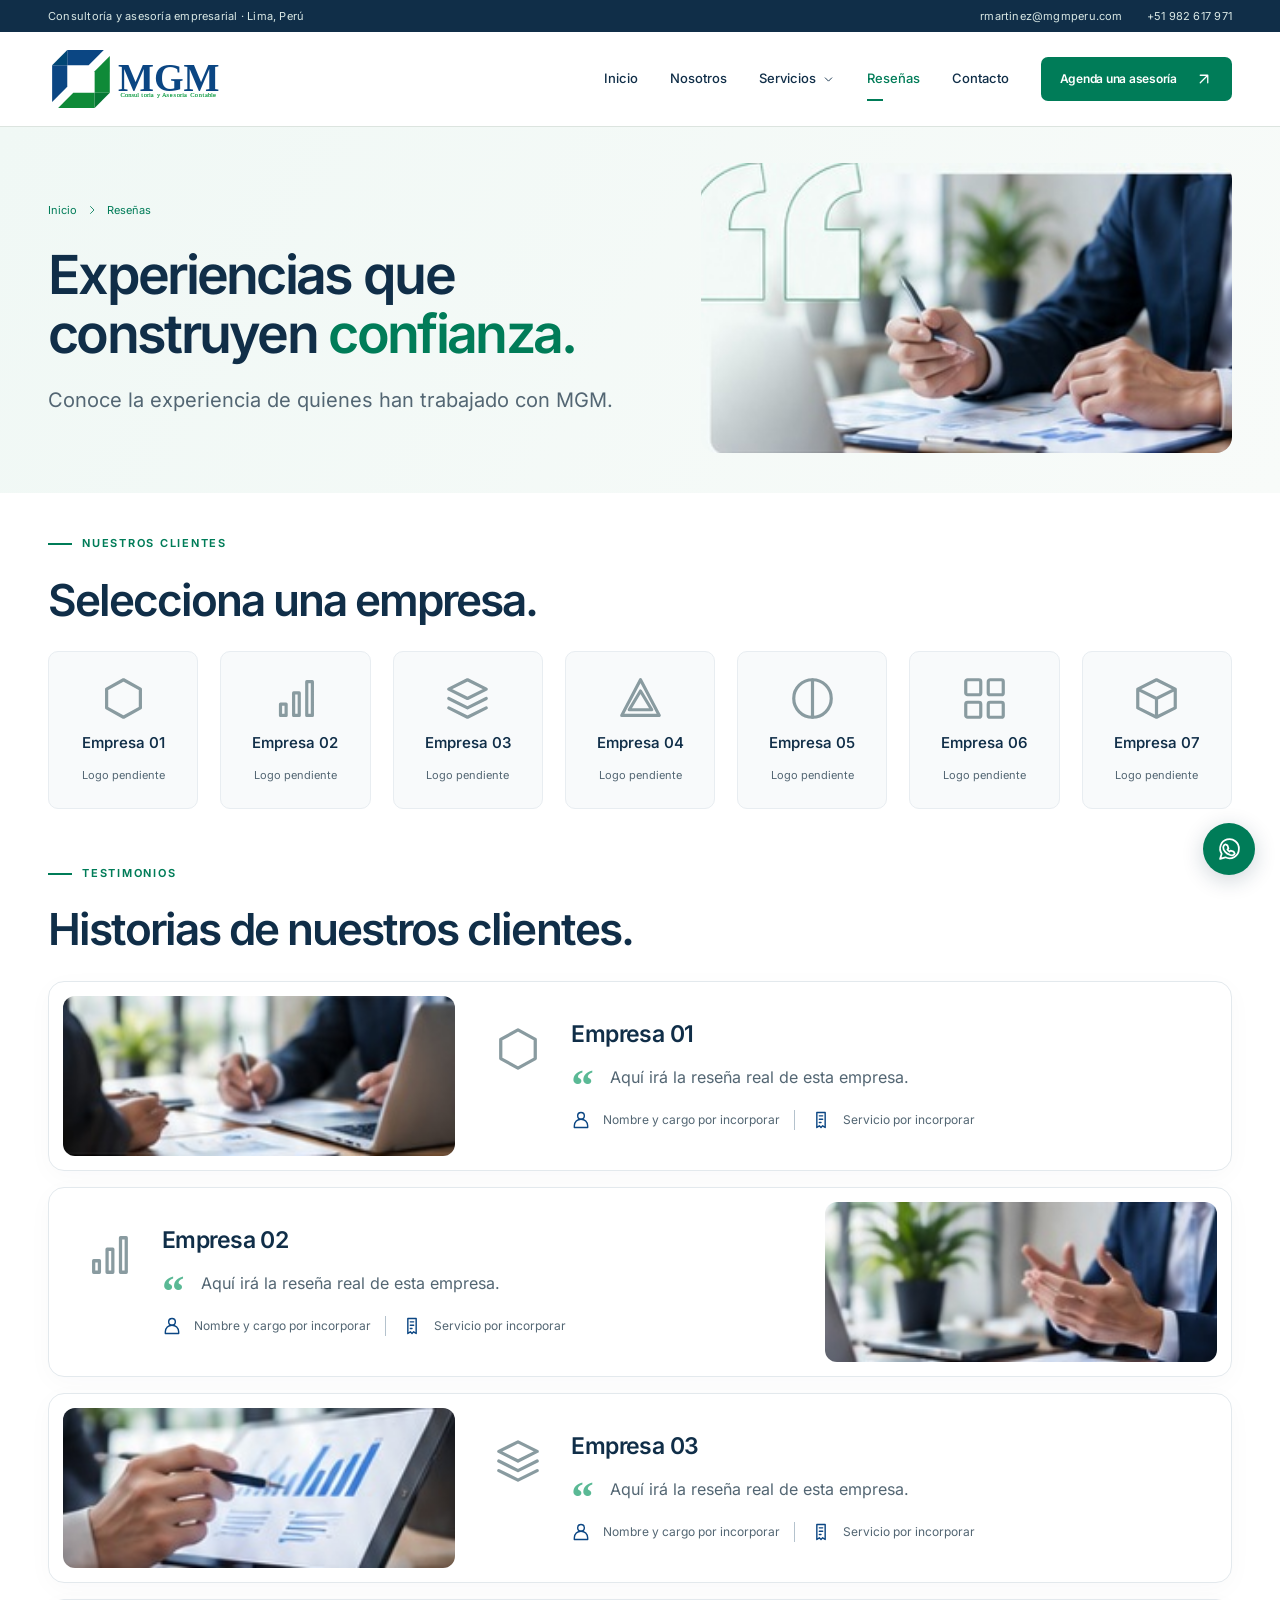
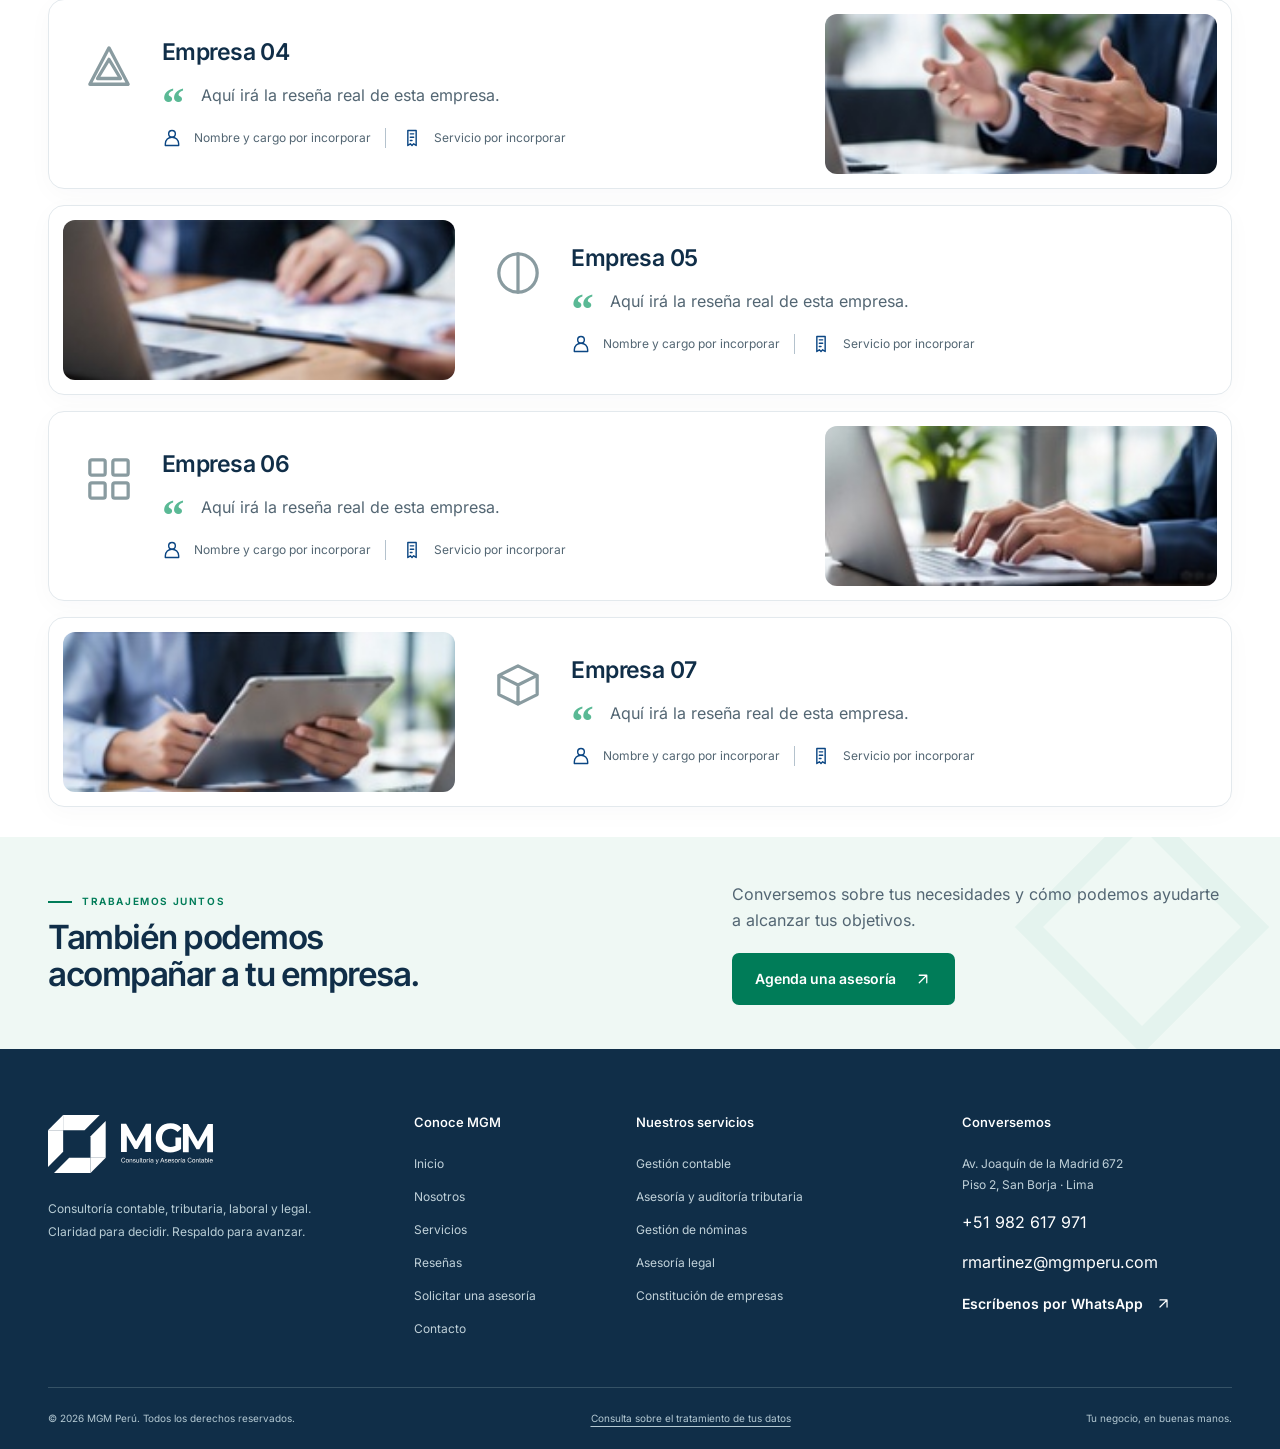
<file: resenas.html>
<!DOCTYPE html>
<html lang="es-PE">
  <head>
    <meta charset="utf-8">
    <meta name="viewport" content="width=device-width,initial-scale=1">
    <title>Reseñas de clientes | MGM Perú</title>
    <meta name="description" content="Espacio de reseñas de las empresas atendidas por MGM Perú. Accede a cada empresa desde sus logos en la página de inicio.">
    <meta name="robots" content="noindex,nofollow">
    <link rel="stylesheet" href="assets/css/estilos.css">
  </head>
  <body>
    <div class="mgm" data-mgm-page="resenas">
      <a class="m-skip" href="#mgm-contenido">Ir al contenido</a>
      <div class="m-topbar">
        <div class="m-container m-topbar-inner">
          <span>Consultoría y asesoría empresarial · Lima, Perú</span>
          <div class="m-topbar-links">
            <a href="mailto:rmartinez@mgmperu.com">rmartinez@mgmperu.com</a>
            <a href="tel:+51982617971">+51 982 617 971</a>
          </div>
        </div>
      </div>
      <header class="m-header">
        <div class="m-container m-header-inner">
          <a class="m-logo" href="index.html" aria-label="MGM Perú, inicio">
            <img src="assets/img/marca/logo-mgm.svg" alt="MGM Perú" class="" loading="eager" decoding="async">
          </a>
          <nav class="m-nav" aria-label="Navegación principal">
            <a class="m-nav-link" href="index.html">Inicio</a>
            <a class="m-nav-link" href="nosotros.html">Nosotros</a>
            <details class="m-nav-services">
              <summary class="m-nav-link">Servicios<svg xmlns="http://www.w3.org/2000/svg" viewbox="0 0 24 24" aria-hidden="true">
                  <path d="m6 9 6 6 6-6"></path>
                </svg>
              </summary>
              <div class="m-dropdown">
                <a href="servicios/gestion-contable.html">Gestión contable</a>
                <a href="servicios/asesoria-y-auditoria-tributaria.html">Asesoría y auditoría tributaria</a>
                <a href="servicios/gestion-de-nominas.html">Gestión de nóminas</a>
                <a href="servicios/asesoria-legal.html">Asesoría legal</a>
                <a href="servicios/creacion-de-empresa-ruc-20.html">Constitución de empresas</a>
                <a href="servicios.html">Ver todos los servicios <svg xmlns="http://www.w3.org/2000/svg" viewbox="0 0 24 24" aria-hidden="true">
                    <path d="M7 17 17 7M7 7h10v10"></path>
                  </svg>
                </a>
              </div>
            </details>
            <a class="m-nav-link" href="resenas.html" aria-current="page">Reseñas</a>
            <a class="m-nav-link" href="contacto.html">Contacto</a>
            <a class="m-btn m-btn-primary" href="agenda.html" data-mgm-book="1">Agenda una asesoría<svg xmlns="http://www.w3.org/2000/svg" viewbox="0 0 24 24" aria-hidden="true">
                <path d="M7 17 17 7M7 7h10v10"></path>
              </svg>
            </a>
          </nav>
          <button type="button" class="m-menu-button" aria-label="Abrir menú" aria-expanded="false" aria-controls="mgm-navegacion-movil" data-mgm-menu="1">
            <svg xmlns="http://www.w3.org/2000/svg" viewbox="0 0 24 24" aria-hidden="true">
              <path d="M4 6h16M4 12h16M4 18h16"></path>
            </svg>
          </button>
        </div>
        <nav id="mgm-navegacion-movil" class="m-mobile-nav" aria-label="Navegación móvil" data-mgm-mobile="1" hidden>
          <a href="index.html">Inicio</a>
          <a href="nosotros.html">Nosotros</a>
          <details>
            <summary>Servicios</summary>
            <a href="servicios/gestion-contable.html">Gestión contable</a>
            <a href="servicios/asesoria-y-auditoria-tributaria.html">Asesoría y auditoría tributaria</a>
            <a href="servicios/gestion-de-nominas.html">Gestión de nóminas</a>
            <a href="servicios/asesoria-legal.html">Asesoría legal</a>
            <a href="servicios/creacion-de-empresa-ruc-20.html">Constitución de empresas</a>
            <a href="servicios.html">Ver todos los servicios</a>
          </details>
          <a href="resenas.html">Reseñas</a>
          <a href="contacto.html">Contacto</a>
          <a class="m-btn m-btn-primary" href="agenda.html" data-mgm-book="1">Agenda una asesoría<svg xmlns="http://www.w3.org/2000/svg" viewbox="0 0 24 24" aria-hidden="true">
              <path d="M7 17 17 7M7 7h10v10"></path>
            </svg>
          </a>
        </nav>
      </header>
      <section class="m-promo" data-mgm-promotion="1" aria-label="Campaña vigente" hidden>
        <div class="m-container m-promo-inner">
          <div>
            <strong data-promo-title="1"></strong>
            <p data-promo-description="1"></p>
          </div>
          <a class="m-btn m-btn-primary" href="agenda.html" data-mgm-book="1">Consultar campaña<svg xmlns="http://www.w3.org/2000/svg" viewbox="0 0 24 24" aria-hidden="true">
              <path d="M7 17 17 7M7 7h10v10"></path>
            </svg>
          </a>
        </div>
      </section>
      <main id="mgm-contenido" tabindex="-1">
        <section class="m-visual-hero m-visual-hero-reviews">
          <div class="m-container m-visual-hero-grid">
            <div>
              <nav class="m-breadcrumb" aria-label="Ruta de navegación">
                <a href="index.html">Inicio</a>
                <svg xmlns="http://www.w3.org/2000/svg" viewbox="0 0 24 24" aria-hidden="true">
                  <path d="m9 5 7 7-7 7"></path>
                </svg>
                <span aria-current="page">Reseñas</span>
              </nav>
              <h1>Experiencias que<br>construyen <span class="m-em">confianza.</span>
              </h1>
              <p class="m-lead">Conoce la experiencia de quienes han trabajado con MGM.</p>
            </div>
            <figure class="m-inner-hero-photo">
              <img src="assets/img/resenas/resenas-portada.jpg" alt="Imagen referencial de un espacio de trabajo y asesoría empresarial" class="" loading="eager" decoding="async">
            </figure>
          </div>
        </section>
        <section class="m-section m-reviews-section">
          <div class="m-container">
            <span class="m-eyebrow">NUESTROS CLIENTES</span>
            <h2 class="m-heading">Selecciona una empresa.</h2>
            <nav class="m-review-index m-client-logos" aria-label="Ir a la reseña de una empresa">
              <a class="m-client-logo" href="#empresa-01" data-mgm-review-link="empresa-01" aria-label="Leer la reseña de Empresa 01">
                <span class="m-client-symbol" aria-hidden="true">
                  <svg xmlns="http://www.w3.org/2000/svg" viewbox="0 0 24 24" aria-hidden="true">
                    <path d="m12 2 9 5v10l-9 5-9-5V7l9-5Z"></path>
                  </svg>
                </span>
                <strong>Empresa 01</strong>
                <span>Logo pendiente</span>
              </a>
              <a class="m-client-logo" href="#empresa-02" data-mgm-review-link="empresa-02" aria-label="Leer la reseña de Empresa 02">
                <span class="m-client-symbol" aria-hidden="true">
                  <svg xmlns="http://www.w3.org/2000/svg" viewbox="0 0 24 24" aria-hidden="true">
                    <path d="M4 21v-6h3v6H4ZM11 21V9h3v12h-3ZM18 21V3h3v18h-3Z"></path>
                  </svg>
                </span>
                <strong>Empresa 02</strong>
                <span>Logo pendiente</span>
              </a>
              <a class="m-client-logo" href="#empresa-03" data-mgm-review-link="empresa-03" aria-label="Leer la reseña de Empresa 03">
                <span class="m-client-symbol" aria-hidden="true">
                  <svg xmlns="http://www.w3.org/2000/svg" viewbox="0 0 24 24" aria-hidden="true">
                    <path d="m12 2 10 5-10 5L2 7l10-5ZM2 12l10 5 10-5M2 17l10 5 10-5"></path>
                  </svg>
                </span>
                <strong>Empresa 03</strong>
                <span>Logo pendiente</span>
              </a>
              <a class="m-client-logo" href="#empresa-04" data-mgm-review-link="empresa-04" aria-label="Leer la reseña de Empresa 04">
                <span class="m-client-symbol" aria-hidden="true">
                  <svg xmlns="http://www.w3.org/2000/svg" viewbox="0 0 24 24" aria-hidden="true">
                    <path d="m12 2 10 19H2L12 2ZM12 8l6 10H6l6-10Z"></path>
                  </svg>
                </span>
                <strong>Empresa 04</strong>
                <span>Logo pendiente</span>
              </a>
              <a class="m-client-logo" href="#empresa-05" data-mgm-review-link="empresa-05" aria-label="Leer la reseña de Empresa 05">
                <span class="m-client-symbol" aria-hidden="true">
                  <svg xmlns="http://www.w3.org/2000/svg" viewbox="0 0 24 24" aria-hidden="true">
                    <circle cx="12" cy="12" r="10"></circle>
                    <path d="M12 2v20"></path>
                  </svg>
                </span>
                <strong>Empresa 05</strong>
                <span>Logo pendiente</span>
              </a>
              <a class="m-client-logo" href="#empresa-06" data-mgm-review-link="empresa-06" aria-label="Leer la reseña de Empresa 06">
                <span class="m-client-symbol" aria-hidden="true">
                  <svg xmlns="http://www.w3.org/2000/svg" viewbox="0 0 24 24" aria-hidden="true">
                    <rect x="2" y="2" width="8" height="8" rx="1"></rect>
                    <rect x="14" y="2" width="8" height="8" rx="1"></rect>
                    <rect x="2" y="14" width="8" height="8" rx="1"></rect>
                    <rect x="14" y="14" width="8" height="8" rx="1"></rect>
                  </svg>
                </span>
                <strong>Empresa 06</strong>
                <span>Logo pendiente</span>
              </a>
              <a class="m-client-logo" href="#empresa-07" data-mgm-review-link="empresa-07" aria-label="Leer la reseña de Empresa 07">
                <span class="m-client-symbol" aria-hidden="true">
                  <svg xmlns="http://www.w3.org/2000/svg" viewbox="0 0 24 24" aria-hidden="true">
                    <path d="m12 2 10 5v10l-10 5-10-5V7l10-5ZM2 7l10 5 10-5M12 12v10"></path>
                  </svg>
                </span>
                <strong>Empresa 07</strong>
                <span>Logo pendiente</span>
              </a>
            </nav>
            <span class="m-eyebrow">TESTIMONIOS</span>
            <h2 class="m-heading m-reviews-title">Historias de nuestros clientes.</h2>
            <div class="m-review-list">
              <article class="m-review" id="empresa-01" tabindex="-1" aria-labelledby="empresa-01-titulo" data-mgm-review="empresa-01">
                <img src="assets/img/resenas/resena-empresa-01.jpg" alt="Imagen referencial de asesoría, sin relación con la empresa" class="m-review-photo" loading="lazy" decoding="async">
                <div class="m-review-body">
                  <span class="m-client-symbol" aria-hidden="true">
                    <svg xmlns="http://www.w3.org/2000/svg" viewbox="0 0 24 24" aria-hidden="true">
                      <path d="m12 2 9 5v10l-9 5-9-5V7l9-5Z"></path>
                    </svg>
                  </span>
                  <div class="m-review-copy">
                    <h2 id="empresa-01-titulo">Empresa 01</h2>
                    <p>
                      <span class="m-quote-mark" aria-hidden="true">“</span>Aquí irá la reseña real de esta empresa.</p>
                    <div class="m-review-meta">
                      <span>
                        <svg xmlns="http://www.w3.org/2000/svg" viewbox="0 0 24 24" aria-hidden="true">
                          <circle cx="12" cy="7" r="4"></circle>
                          <path d="M4 21v-2a8 8 0 0 1 16 0v2H4Z"></path>
                        </svg>Nombre y cargo por incorporar</span>
                      <span>
                        <svg xmlns="http://www.w3.org/2000/svg" viewbox="0 0 24 24" aria-hidden="true">
                          <path d="M7 3h10v18l-3-2-2 2-2-2-3 2V3Z"></path>
                          <path d="M10 7h4M10 11h4M10 15h2"></path>
                        </svg>Servicio por incorporar</span>
                    </div>
                  </div>
                </div>
              </article>
              <article class="m-review m-review-reverse" id="empresa-02" tabindex="-1" aria-labelledby="empresa-02-titulo" data-mgm-review="empresa-02">
                <img src="assets/img/resenas/resena-empresa-02.jpg" alt="Imagen referencial de asesoría, sin relación con la empresa" class="m-review-photo" loading="lazy" decoding="async">
                <div class="m-review-body">
                  <span class="m-client-symbol" aria-hidden="true">
                    <svg xmlns="http://www.w3.org/2000/svg" viewbox="0 0 24 24" aria-hidden="true">
                      <path d="M4 21v-6h3v6H4ZM11 21V9h3v12h-3ZM18 21V3h3v18h-3Z"></path>
                    </svg>
                  </span>
                  <div class="m-review-copy">
                    <h2 id="empresa-02-titulo">Empresa 02</h2>
                    <p>
                      <span class="m-quote-mark" aria-hidden="true">“</span>Aquí irá la reseña real de esta empresa.</p>
                    <div class="m-review-meta">
                      <span>
                        <svg xmlns="http://www.w3.org/2000/svg" viewbox="0 0 24 24" aria-hidden="true">
                          <circle cx="12" cy="7" r="4"></circle>
                          <path d="M4 21v-2a8 8 0 0 1 16 0v2H4Z"></path>
                        </svg>Nombre y cargo por incorporar</span>
                      <span>
                        <svg xmlns="http://www.w3.org/2000/svg" viewbox="0 0 24 24" aria-hidden="true">
                          <path d="M7 3h10v18l-3-2-2 2-2-2-3 2V3Z"></path>
                          <path d="M10 7h4M10 11h4M10 15h2"></path>
                        </svg>Servicio por incorporar</span>
                    </div>
                  </div>
                </div>
              </article>
              <article class="m-review" id="empresa-03" tabindex="-1" aria-labelledby="empresa-03-titulo" data-mgm-review="empresa-03">
                <img src="assets/img/resenas/resena-empresa-03.jpg" alt="Imagen referencial de asesoría, sin relación con la empresa" class="m-review-photo" loading="lazy" decoding="async">
                <div class="m-review-body">
                  <span class="m-client-symbol" aria-hidden="true">
                    <svg xmlns="http://www.w3.org/2000/svg" viewbox="0 0 24 24" aria-hidden="true">
                      <path d="m12 2 10 5-10 5L2 7l10-5ZM2 12l10 5 10-5M2 17l10 5 10-5"></path>
                    </svg>
                  </span>
                  <div class="m-review-copy">
                    <h2 id="empresa-03-titulo">Empresa 03</h2>
                    <p>
                      <span class="m-quote-mark" aria-hidden="true">“</span>Aquí irá la reseña real de esta empresa.</p>
                    <div class="m-review-meta">
                      <span>
                        <svg xmlns="http://www.w3.org/2000/svg" viewbox="0 0 24 24" aria-hidden="true">
                          <circle cx="12" cy="7" r="4"></circle>
                          <path d="M4 21v-2a8 8 0 0 1 16 0v2H4Z"></path>
                        </svg>Nombre y cargo por incorporar</span>
                      <span>
                        <svg xmlns="http://www.w3.org/2000/svg" viewbox="0 0 24 24" aria-hidden="true">
                          <path d="M7 3h10v18l-3-2-2 2-2-2-3 2V3Z"></path>
                          <path d="M10 7h4M10 11h4M10 15h2"></path>
                        </svg>Servicio por incorporar</span>
                    </div>
                  </div>
                </div>
              </article>
              <article class="m-review m-review-reverse" id="empresa-04" tabindex="-1" aria-labelledby="empresa-04-titulo" data-mgm-review="empresa-04">
                <img src="assets/img/resenas/resena-empresa-04.jpg" alt="Imagen referencial de asesoría, sin relación con la empresa" class="m-review-photo" loading="lazy" decoding="async">
                <div class="m-review-body">
                  <span class="m-client-symbol" aria-hidden="true">
                    <svg xmlns="http://www.w3.org/2000/svg" viewbox="0 0 24 24" aria-hidden="true">
                      <path d="m12 2 10 19H2L12 2ZM12 8l6 10H6l6-10Z"></path>
                    </svg>
                  </span>
                  <div class="m-review-copy">
                    <h2 id="empresa-04-titulo">Empresa 04</h2>
                    <p>
                      <span class="m-quote-mark" aria-hidden="true">“</span>Aquí irá la reseña real de esta empresa.</p>
                    <div class="m-review-meta">
                      <span>
                        <svg xmlns="http://www.w3.org/2000/svg" viewbox="0 0 24 24" aria-hidden="true">
                          <circle cx="12" cy="7" r="4"></circle>
                          <path d="M4 21v-2a8 8 0 0 1 16 0v2H4Z"></path>
                        </svg>Nombre y cargo por incorporar</span>
                      <span>
                        <svg xmlns="http://www.w3.org/2000/svg" viewbox="0 0 24 24" aria-hidden="true">
                          <path d="M7 3h10v18l-3-2-2 2-2-2-3 2V3Z"></path>
                          <path d="M10 7h4M10 11h4M10 15h2"></path>
                        </svg>Servicio por incorporar</span>
                    </div>
                  </div>
                </div>
              </article>
              <article class="m-review" id="empresa-05" tabindex="-1" aria-labelledby="empresa-05-titulo" data-mgm-review="empresa-05">
                <img src="assets/img/resenas/resena-empresa-05.jpg" alt="Imagen referencial de asesoría, sin relación con la empresa" class="m-review-photo" loading="lazy" decoding="async">
                <div class="m-review-body">
                  <span class="m-client-symbol" aria-hidden="true">
                    <svg xmlns="http://www.w3.org/2000/svg" viewbox="0 0 24 24" aria-hidden="true">
                      <circle cx="12" cy="12" r="10"></circle>
                      <path d="M12 2v20"></path>
                    </svg>
                  </span>
                  <div class="m-review-copy">
                    <h2 id="empresa-05-titulo">Empresa 05</h2>
                    <p>
                      <span class="m-quote-mark" aria-hidden="true">“</span>Aquí irá la reseña real de esta empresa.</p>
                    <div class="m-review-meta">
                      <span>
                        <svg xmlns="http://www.w3.org/2000/svg" viewbox="0 0 24 24" aria-hidden="true">
                          <circle cx="12" cy="7" r="4"></circle>
                          <path d="M4 21v-2a8 8 0 0 1 16 0v2H4Z"></path>
                        </svg>Nombre y cargo por incorporar</span>
                      <span>
                        <svg xmlns="http://www.w3.org/2000/svg" viewbox="0 0 24 24" aria-hidden="true">
                          <path d="M7 3h10v18l-3-2-2 2-2-2-3 2V3Z"></path>
                          <path d="M10 7h4M10 11h4M10 15h2"></path>
                        </svg>Servicio por incorporar</span>
                    </div>
                  </div>
                </div>
              </article>
              <article class="m-review m-review-reverse" id="empresa-06" tabindex="-1" aria-labelledby="empresa-06-titulo" data-mgm-review="empresa-06">
                <img src="assets/img/resenas/resena-empresa-06.jpg" alt="Imagen referencial de asesoría, sin relación con la empresa" class="m-review-photo" loading="lazy" decoding="async">
                <div class="m-review-body">
                  <span class="m-client-symbol" aria-hidden="true">
                    <svg xmlns="http://www.w3.org/2000/svg" viewbox="0 0 24 24" aria-hidden="true">
                      <rect x="2" y="2" width="8" height="8" rx="1"></rect>
                      <rect x="14" y="2" width="8" height="8" rx="1"></rect>
                      <rect x="2" y="14" width="8" height="8" rx="1"></rect>
                      <rect x="14" y="14" width="8" height="8" rx="1"></rect>
                    </svg>
                  </span>
                  <div class="m-review-copy">
                    <h2 id="empresa-06-titulo">Empresa 06</h2>
                    <p>
                      <span class="m-quote-mark" aria-hidden="true">“</span>Aquí irá la reseña real de esta empresa.</p>
                    <div class="m-review-meta">
                      <span>
                        <svg xmlns="http://www.w3.org/2000/svg" viewbox="0 0 24 24" aria-hidden="true">
                          <circle cx="12" cy="7" r="4"></circle>
                          <path d="M4 21v-2a8 8 0 0 1 16 0v2H4Z"></path>
                        </svg>Nombre y cargo por incorporar</span>
                      <span>
                        <svg xmlns="http://www.w3.org/2000/svg" viewbox="0 0 24 24" aria-hidden="true">
                          <path d="M7 3h10v18l-3-2-2 2-2-2-3 2V3Z"></path>
                          <path d="M10 7h4M10 11h4M10 15h2"></path>
                        </svg>Servicio por incorporar</span>
                    </div>
                  </div>
                </div>
              </article>
              <article class="m-review" id="empresa-07" tabindex="-1" aria-labelledby="empresa-07-titulo" data-mgm-review="empresa-07">
                <img src="assets/img/resenas/resena-empresa-07.jpg" alt="Imagen referencial de asesoría, sin relación con la empresa" class="m-review-photo" loading="lazy" decoding="async">
                <div class="m-review-body">
                  <span class="m-client-symbol" aria-hidden="true">
                    <svg xmlns="http://www.w3.org/2000/svg" viewbox="0 0 24 24" aria-hidden="true">
                      <path d="m12 2 10 5v10l-10 5-10-5V7l10-5ZM2 7l10 5 10-5M12 12v10"></path>
                    </svg>
                  </span>
                  <div class="m-review-copy">
                    <h2 id="empresa-07-titulo">Empresa 07</h2>
                    <p>
                      <span class="m-quote-mark" aria-hidden="true">“</span>Aquí irá la reseña real de esta empresa.</p>
                    <div class="m-review-meta">
                      <span>
                        <svg xmlns="http://www.w3.org/2000/svg" viewbox="0 0 24 24" aria-hidden="true">
                          <circle cx="12" cy="7" r="4"></circle>
                          <path d="M4 21v-2a8 8 0 0 1 16 0v2H4Z"></path>
                        </svg>Nombre y cargo por incorporar</span>
                      <span>
                        <svg xmlns="http://www.w3.org/2000/svg" viewbox="0 0 24 24" aria-hidden="true">
                          <path d="M7 3h10v18l-3-2-2 2-2-2-3 2V3Z"></path>
                          <path d="M10 7h4M10 11h4M10 15h2"></path>
                        </svg>Servicio por incorporar</span>
                    </div>
                  </div>
                </div>
              </article>
            </div>
          </div>
        </section>
        <section class="m-compact-cta m-compact-cta-reviews">
          <div class="m-container">
            <div class="m-compact-cta-inner">
              <div>
                <span class="m-eyebrow">TRABAJEMOS JUNTOS</span>
                <h2>También podemos<br>acompañar a tu empresa.</h2>
              </div>
              <div class="m-cta-right">
                <p>Conversemos sobre tus necesidades y cómo podemos ayudarte a alcanzar tus objetivos.</p>
                <a class="m-btn m-btn-primary" href="agenda.html" data-mgm-book="1">Agenda una asesoría<svg xmlns="http://www.w3.org/2000/svg" viewbox="0 0 24 24" aria-hidden="true">
                    <path d="M7 17 17 7M7 7h10v10"></path>
                  </svg>
                </a>
              </div>
              <span class="m-cta-shape" aria-hidden="true"></span>
            </div>
          </div>
        </section>
      </main>
      <footer class="m-footer">
        <div class="m-container">
          <div class="m-footer-grid">
            <div>
              <img src="assets/img/marca/logo-mgm-blanco.svg" alt="MGM Perú" class="m-footer-logo" loading="lazy" decoding="async">
              <p class="m-footer-description">Consultoría contable, tributaria, laboral y legal. Claridad para decidir. Respaldo para avanzar.</p>
            </div>
            <div>
              <h3>Conoce MGM</h3>
              <ul>
                <li>
                  <a href="index.html">Inicio</a>
                </li>
                <li>
                  <a href="nosotros.html">Nosotros</a>
                </li>
                <li>
                  <a href="servicios.html">Servicios</a>
                </li>
                <li>
                  <a href="resenas.html">Reseñas</a>
                </li>
                <li>
                  <a href="agenda.html">Solicitar una asesoría</a>
                </li>
                <li>
                  <a href="contacto.html">Contacto</a>
                </li>
              </ul>
            </div>
            <div>
              <h3>Nuestros servicios</h3>
              <ul>
                <li>
                  <a href="servicios/gestion-contable.html">Gestión contable</a>
                </li>
                <li>
                  <a href="servicios/asesoria-y-auditoria-tributaria.html">Asesoría y auditoría tributaria</a>
                </li>
                <li>
                  <a href="servicios/gestion-de-nominas.html">Gestión de nóminas</a>
                </li>
                <li>
                  <a href="servicios/asesoria-legal.html">Asesoría legal</a>
                </li>
                <li>
                  <a href="servicios/creacion-de-empresa-ruc-20.html">Constitución de empresas</a>
                </li>
              </ul>
            </div>
            <div>
              <h3>Conversemos</h3>
              <address class="m-contact-line">Av. Joaquín de la Madrid 672<br>Piso 2, San Borja · Lima</address>
              <p class="m-contact-line">
                <a href="tel:+51982617971">+51 982 617 971</a>
              </p>
              <p class="m-contact-line">
                <a href="mailto:rmartinez@mgmperu.com">rmartinez@mgmperu.com</a>
              </p>
              <a class="m-text-link" href="https://wa.me/51982617971" target="_blank" rel="noopener noreferrer" data-mgm-whatsapp="Hola MGM, quisiera conversar sobre sus servicios.">Escríbenos por WhatsApp<svg xmlns="http://www.w3.org/2000/svg" viewbox="0 0 24 24" aria-hidden="true">
                  <path d="M7 17 17 7M7 7h10v10"></path>
                </svg>
              </a>
            </div>
          </div>
          <div class="m-footer-bottom">
            <span>© 2026 MGM Perú. Todos los derechos reservados.</span>
            <a href="mailto:rmartinez@mgmperu.com?subject=Consulta%20sobre%20mis%20datos">Consulta sobre el tratamiento de tus datos</a>
            <span>Tu negocio, en buenas manos.</span>
          </div>
        </div>
      </footer>
      <a class="m-floating-wa" href="https://wa.me/51982617971" aria-label="Contactar a MGM por WhatsApp" target="_blank" rel="noopener noreferrer" data-mgm-whatsapp="Hola MGM, quisiera información sobre sus servicios.">
        <svg xmlns="http://www.w3.org/2000/svg" viewbox="0 0 24 24" aria-hidden="true">
          <path d="M21 11.5a9 9 0 0 1-13 8L3 21l1.5-5A9 9 0 1 1 21 11.5Z"></path>
          <path d="m8 7 2 1 1 3-1 1a10 10 0 0 0 2 2l1-1 3 1 1 2c-1 2-3 2-5 1-3-1-6-4-6-7 0-1 1-3 2-3Z"></path>
        </svg>
      </a>
    </div>
    <script src="assets/js/config.js"></script>
    <script src="assets/js/app.js"></script>
  </body>
</html>
</file>
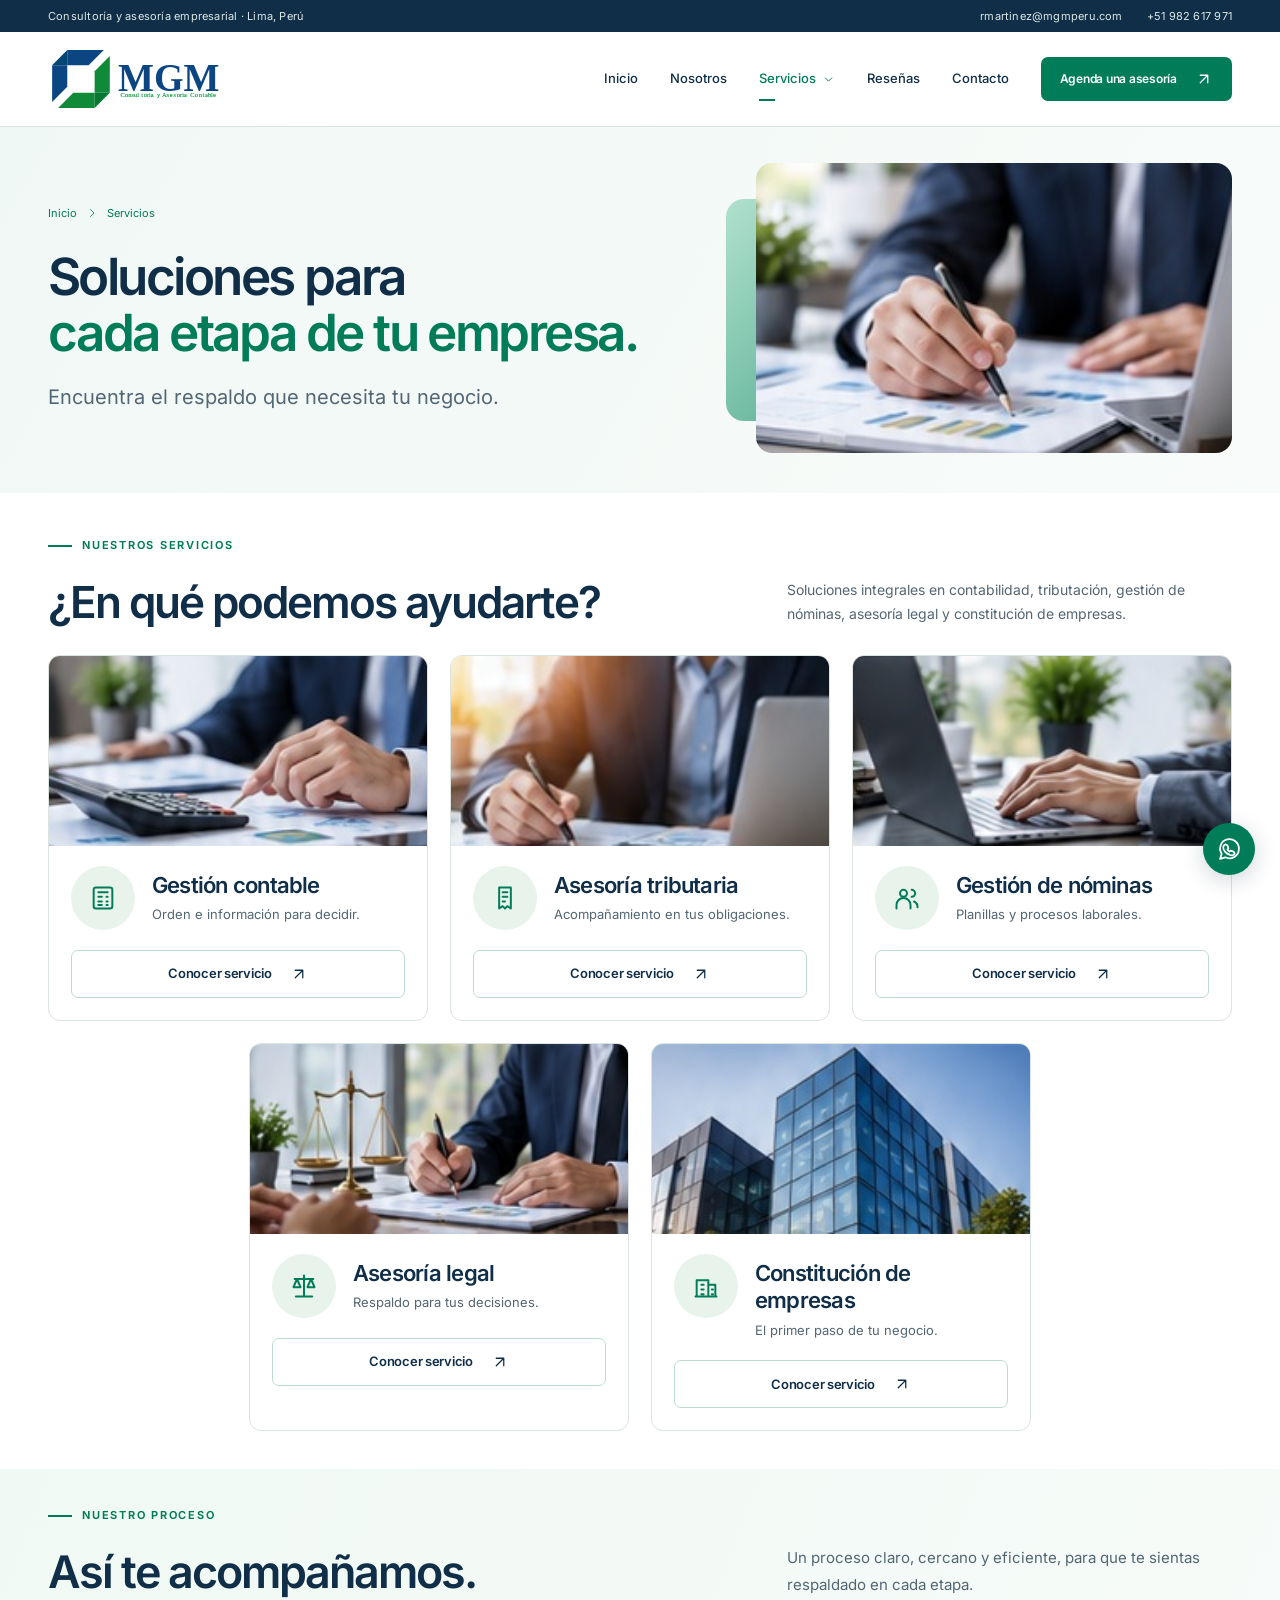
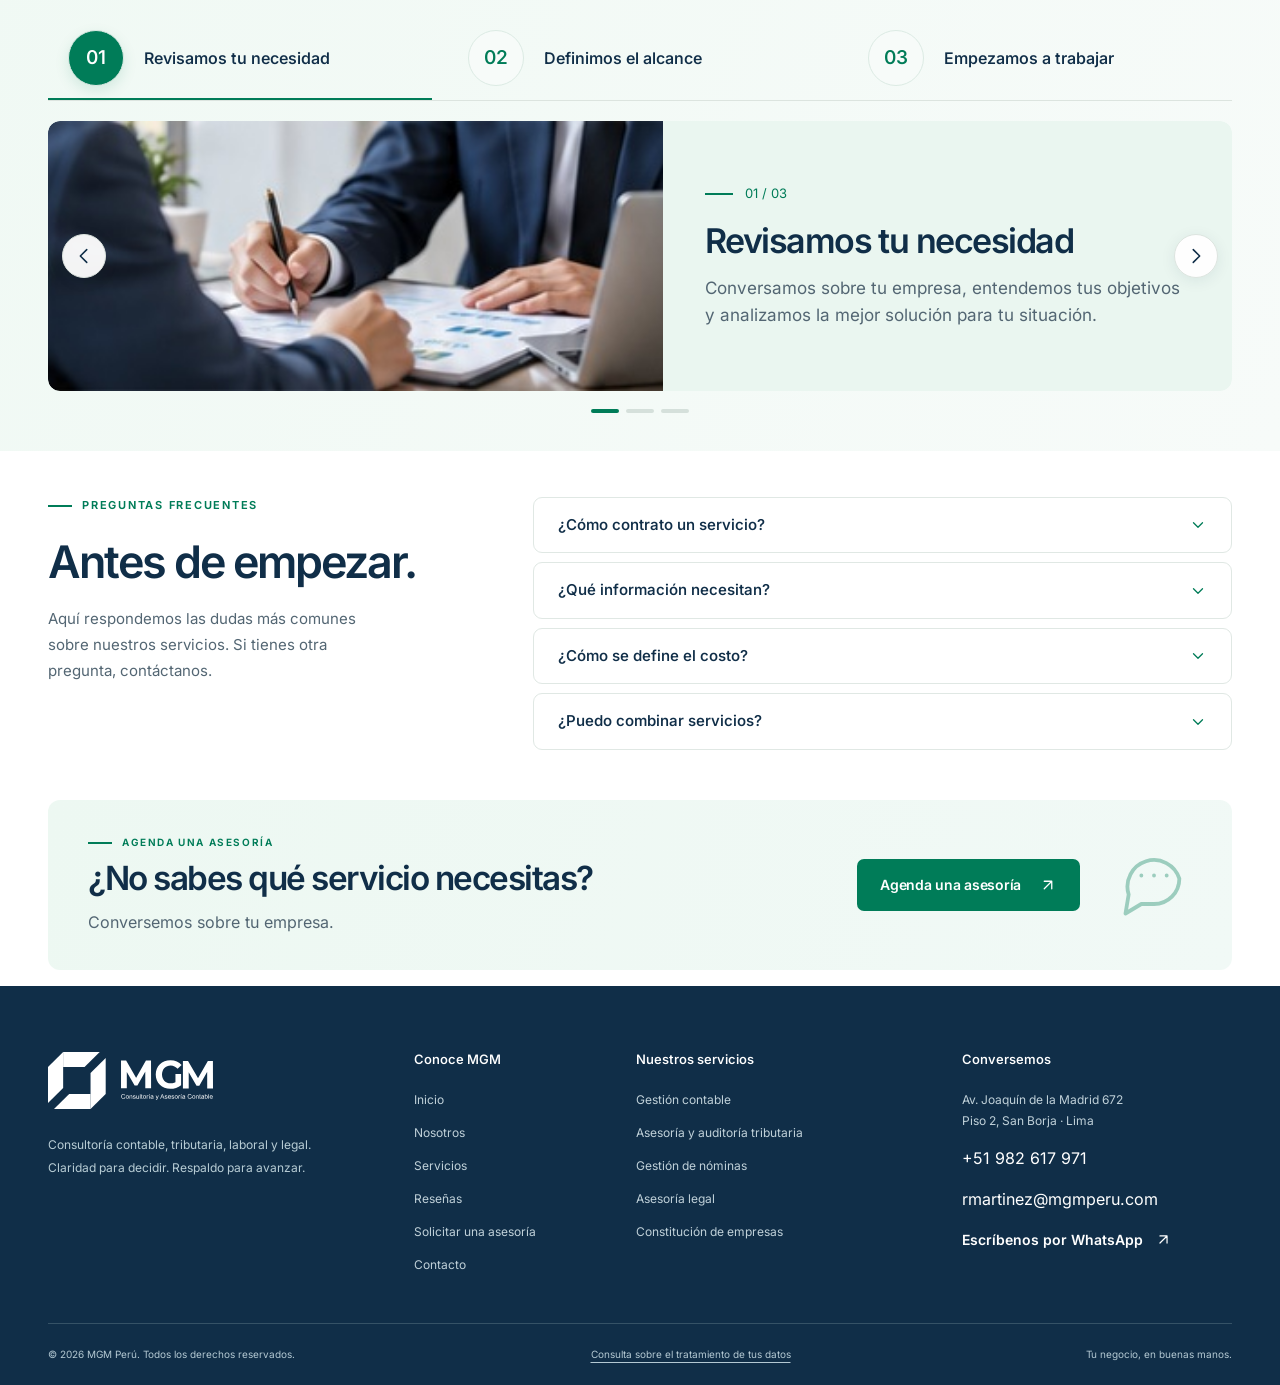
<file: servicios.html>
<!DOCTYPE html>
<html lang="es-PE">
  <head>
    <meta charset="utf-8">
    <meta name="viewport" content="width=device-width,initial-scale=1">
    <title>Servicios contables, tributarios y legales | MGM Perú</title>
    <meta name="description" content="Gestión contable, tributación, nóminas, asesoría legal y constitución de empresas. Encuentra el servicio que necesita tu negocio con MGM Perú.">
    <meta name="robots" content="noindex,nofollow">
    <link rel="stylesheet" href="assets/css/estilos.css">
  </head>
  <body>
    <div class="mgm" data-mgm-page="servicios">
      <a class="m-skip" href="#mgm-contenido">Ir al contenido</a>
      <div class="m-topbar">
        <div class="m-container m-topbar-inner">
          <span>Consultoría y asesoría empresarial · Lima, Perú</span>
          <div class="m-topbar-links">
            <a href="mailto:rmartinez@mgmperu.com">rmartinez@mgmperu.com</a>
            <a href="tel:+51982617971">+51 982 617 971</a>
          </div>
        </div>
      </div>
      <header class="m-header">
        <div class="m-container m-header-inner">
          <a class="m-logo" href="index.html" aria-label="MGM Perú, inicio">
            <img src="assets/img/marca/logo-mgm.svg" alt="MGM Perú" class="" loading="eager" decoding="async">
          </a>
          <nav class="m-nav" aria-label="Navegación principal">
            <a class="m-nav-link" href="index.html">Inicio</a>
            <a class="m-nav-link" href="nosotros.html">Nosotros</a>
            <details class="m-nav-services">
              <summary class="m-nav-link" aria-current="page">Servicios<svg xmlns="http://www.w3.org/2000/svg" viewbox="0 0 24 24" aria-hidden="true">
                  <path d="m6 9 6 6 6-6"></path>
                </svg>
              </summary>
              <div class="m-dropdown">
                <a href="servicios/gestion-contable.html">Gestión contable</a>
                <a href="servicios/asesoria-y-auditoria-tributaria.html">Asesoría y auditoría tributaria</a>
                <a href="servicios/gestion-de-nominas.html">Gestión de nóminas</a>
                <a href="servicios/asesoria-legal.html">Asesoría legal</a>
                <a href="servicios/creacion-de-empresa-ruc-20.html">Constitución de empresas</a>
                <a href="servicios.html">Ver todos los servicios <svg xmlns="http://www.w3.org/2000/svg" viewbox="0 0 24 24" aria-hidden="true">
                    <path d="M7 17 17 7M7 7h10v10"></path>
                  </svg>
                </a>
              </div>
            </details>
            <a class="m-nav-link" href="resenas.html">Reseñas</a>
            <a class="m-nav-link" href="contacto.html">Contacto</a>
            <a class="m-btn m-btn-primary" href="agenda.html" data-mgm-book="1">Agenda una asesoría<svg xmlns="http://www.w3.org/2000/svg" viewbox="0 0 24 24" aria-hidden="true">
                <path d="M7 17 17 7M7 7h10v10"></path>
              </svg>
            </a>
          </nav>
          <button type="button" class="m-menu-button" aria-label="Abrir menú" aria-expanded="false" aria-controls="mgm-navegacion-movil" data-mgm-menu="1">
            <svg xmlns="http://www.w3.org/2000/svg" viewbox="0 0 24 24" aria-hidden="true">
              <path d="M4 6h16M4 12h16M4 18h16"></path>
            </svg>
          </button>
        </div>
        <nav id="mgm-navegacion-movil" class="m-mobile-nav" aria-label="Navegación móvil" data-mgm-mobile="1" hidden>
          <a href="index.html">Inicio</a>
          <a href="nosotros.html">Nosotros</a>
          <details>
            <summary>Servicios</summary>
            <a href="servicios/gestion-contable.html">Gestión contable</a>
            <a href="servicios/asesoria-y-auditoria-tributaria.html">Asesoría y auditoría tributaria</a>
            <a href="servicios/gestion-de-nominas.html">Gestión de nóminas</a>
            <a href="servicios/asesoria-legal.html">Asesoría legal</a>
            <a href="servicios/creacion-de-empresa-ruc-20.html">Constitución de empresas</a>
            <a href="servicios.html">Ver todos los servicios</a>
          </details>
          <a href="resenas.html">Reseñas</a>
          <a href="contacto.html">Contacto</a>
          <a class="m-btn m-btn-primary" href="agenda.html" data-mgm-book="1">Agenda una asesoría<svg xmlns="http://www.w3.org/2000/svg" viewbox="0 0 24 24" aria-hidden="true">
              <path d="M7 17 17 7M7 7h10v10"></path>
            </svg>
          </a>
        </nav>
      </header>
      <section class="m-promo" data-mgm-promotion="1" aria-label="Campaña vigente" hidden>
        <div class="m-container m-promo-inner">
          <div>
            <strong data-promo-title="1"></strong>
            <p data-promo-description="1"></p>
          </div>
          <a class="m-btn m-btn-primary" href="agenda.html" data-mgm-book="1">Consultar campaña<svg xmlns="http://www.w3.org/2000/svg" viewbox="0 0 24 24" aria-hidden="true">
              <path d="M7 17 17 7M7 7h10v10"></path>
            </svg>
          </a>
        </div>
      </section>
      <main id="mgm-contenido" tabindex="-1">
        <section class="m-visual-hero m-visual-hero-services">
          <div class="m-container m-visual-hero-grid">
            <div>
              <nav class="m-breadcrumb" aria-label="Ruta de navegación">
                <a href="index.html">Inicio</a>
                <svg xmlns="http://www.w3.org/2000/svg" viewbox="0 0 24 24" aria-hidden="true">
                  <path d="m9 5 7 7-7 7"></path>
                </svg>
                <span aria-current="page">Servicios</span>
              </nav>
              <h1>Soluciones para<br>
                <span class="m-em">cada etapa de tu empresa.</span>
              </h1>
              <p class="m-lead">Encuentra el respaldo que necesita tu negocio.</p>
            </div>
            <figure class="m-inner-hero-photo">
              <img src="assets/img/servicios/servicios-portada.jpg" alt="Imagen referencial de un espacio de trabajo y asesoría empresarial" class="" loading="eager" decoding="async">
            </figure>
          </div>
        </section>
        <section class="m-section m-services-catalog" id="servicios">
          <div class="m-container">
            <div class="m-section-intro">
              <div>
                <span class="m-eyebrow">NUESTROS SERVICIOS</span>
                <h2 class="m-heading">¿En qué podemos ayudarte?</h2>
              </div>
              <p class="m-body">Soluciones integrales en contabilidad, tributación, gestión de nóminas, asesoría legal y constitución de empresas.</p>
            </div>
            <div class="m-photo-service-grid">
              <article class="m-photo-service-card">
                <img src="assets/img/servicios/servicio-contable.jpg" alt="Imagen referencial de gestión contable" class="m-card-photo" loading="lazy" decoding="async">
                <div class="m-photo-service-body">
                  <div class="m-photo-service-title">
                    <span class="m-purpose-icon">
                      <svg xmlns="http://www.w3.org/2000/svg" viewbox="0 0 24 24" aria-hidden="true">
                        <rect x="4" y="3" width="16" height="18" rx="2"></rect>
                        <path d="M8 7h8M8 11h3M15 11h1M8 15h3M15 15h1M8 18h3M15 18h1"></path>
                      </svg>
                    </span>
                    <div>
                      <h3>Gestión contable</h3>
                      <p>Orden e información para decidir.</p>
                    </div>
                  </div>
                  <a class="m-btn m-btn-outline" href="servicios/gestion-contable.html">Conocer servicio<svg xmlns="http://www.w3.org/2000/svg" viewbox="0 0 24 24" aria-hidden="true">
                      <path d="M7 17 17 7M7 7h10v10"></path>
                    </svg>
                  </a>
                </div>
              </article>
              <article class="m-photo-service-card">
                <img src="assets/img/servicios/servicio-tributario.jpg" alt="Imagen referencial de asesoría tributaria" class="m-card-photo" loading="lazy" decoding="async">
                <div class="m-photo-service-body">
                  <div class="m-photo-service-title">
                    <span class="m-purpose-icon">
                      <svg xmlns="http://www.w3.org/2000/svg" viewbox="0 0 24 24" aria-hidden="true">
                        <path d="M7 3h10v18l-3-2-2 2-2-2-3 2V3Z"></path>
                        <path d="M10 7h4M10 11h4M10 15h2"></path>
                      </svg>
                    </span>
                    <div>
                      <h3>Asesoría tributaria</h3>
                      <p>Acompañamiento en tus obligaciones.</p>
                    </div>
                  </div>
                  <a class="m-btn m-btn-outline" href="servicios/asesoria-y-auditoria-tributaria.html">Conocer servicio<svg xmlns="http://www.w3.org/2000/svg" viewbox="0 0 24 24" aria-hidden="true">
                      <path d="M7 17 17 7M7 7h10v10"></path>
                    </svg>
                  </a>
                </div>
              </article>
              <article class="m-photo-service-card">
                <img src="assets/img/servicios/servicio-nominas.jpg" alt="Imagen referencial de gestión de nóminas" class="m-card-photo" loading="lazy" decoding="async">
                <div class="m-photo-service-body">
                  <div class="m-photo-service-title">
                    <span class="m-purpose-icon">
                      <svg xmlns="http://www.w3.org/2000/svg" viewbox="0 0 24 24" aria-hidden="true">
                        <circle cx="9" cy="8" r="3"></circle>
                        <path d="M3 21v-3a6 6 0 0 1 12 0v3M16 5a3 3 0 0 1 0 6M18 15a5 5 0 0 1 3 5"></path>
                      </svg>
                    </span>
                    <div>
                      <h3>Gestión de nóminas</h3>
                      <p>Planillas y procesos laborales.</p>
                    </div>
                  </div>
                  <a class="m-btn m-btn-outline" href="servicios/gestion-de-nominas.html">Conocer servicio<svg xmlns="http://www.w3.org/2000/svg" viewbox="0 0 24 24" aria-hidden="true">
                      <path d="M7 17 17 7M7 7h10v10"></path>
                    </svg>
                  </a>
                </div>
              </article>
              <article class="m-photo-service-card">
                <img src="assets/img/servicios/servicio-legal.jpg" alt="Imagen referencial de asesoría legal" class="m-card-photo" loading="lazy" decoding="async">
                <div class="m-photo-service-body">
                  <div class="m-photo-service-title">
                    <span class="m-purpose-icon">
                      <svg xmlns="http://www.w3.org/2000/svg" viewbox="0 0 24 24" aria-hidden="true">
                        <path d="M12 3v18M5 21h14M4 6h16M6 6 3 13h6L6 6ZM18 6l-3 7h6l-3-7Z"></path>
                      </svg>
                    </span>
                    <div>
                      <h3>Asesoría legal</h3>
                      <p>Respaldo para tus decisiones.</p>
                    </div>
                  </div>
                  <a class="m-btn m-btn-outline" href="servicios/asesoria-legal.html">Conocer servicio<svg xmlns="http://www.w3.org/2000/svg" viewbox="0 0 24 24" aria-hidden="true">
                      <path d="M7 17 17 7M7 7h10v10"></path>
                    </svg>
                  </a>
                </div>
              </article>
              <article class="m-photo-service-card">
                <img src="assets/img/servicios/servicio-empresa.jpg" alt="Imagen referencial de constitución de empresas" class="m-card-photo" loading="lazy" decoding="async">
                <div class="m-photo-service-body">
                  <div class="m-photo-service-title">
                    <span class="m-purpose-icon">
                      <svg xmlns="http://www.w3.org/2000/svg" viewbox="0 0 24 24" aria-hidden="true">
                        <path d="M4 21V7h10v14M14 11h6v10M8 11h2M8 15h2M8 19h2M17 15h1M17 19h1M3 21h18"></path>
                      </svg>
                    </span>
                    <div>
                      <h3>Constitución de empresas</h3>
                      <p>El primer paso de tu negocio.</p>
                    </div>
                  </div>
                  <a class="m-btn m-btn-outline" href="servicios/creacion-de-empresa-ruc-20.html">Conocer servicio<svg xmlns="http://www.w3.org/2000/svg" viewbox="0 0 24 24" aria-hidden="true">
                      <path d="M7 17 17 7M7 7h10v10"></path>
                    </svg>
                  </a>
                </div>
              </article>
            </div>
          </div>
        </section>
        <section class="m-section m-process-carousel" id="proceso">
          <div class="m-container" data-mgm-carousel="1" data-mgm-carousel-noun="Paso" aria-label="Nuestro proceso">
            <div class="m-section-intro">
              <div>
                <span class="m-eyebrow">NUESTRO PROCESO</span>
                <h2 class="m-heading">Así te acompañamos.</h2>
              </div>
              <p class="m-body">Un proceso claro, cercano y eficiente, para que te sientas respaldado en cada etapa.</p>
            </div>
            <div class="m-process-tabs" role="tablist" aria-label="Seleccionar un paso">
              <button type="button" role="tab" id="mgm-proceso-tab-0" aria-controls="mgm-proceso-panel-0" aria-selected="true" tabindex="0" data-mgm-slide-tab="0">
                <span>01</span>Revisamos tu necesidad</button>
              <button type="button" role="tab" id="mgm-proceso-tab-1" aria-controls="mgm-proceso-panel-1" aria-selected="false" tabindex="-1" data-mgm-slide-tab="1">
                <span>02</span>Definimos el alcance</button>
              <button type="button" role="tab" id="mgm-proceso-tab-2" aria-controls="mgm-proceso-panel-2" aria-selected="false" tabindex="-1" data-mgm-slide-tab="2">
                <span>03</span>Empezamos a trabajar</button>
            </div>
            <div class="m-service-viewport">
              <div class="m-service-track">
                <article class="m-service-slide" role="tabpanel" id="mgm-proceso-panel-0" aria-labelledby="mgm-proceso-tab-0" aria-hidden="false" data-mgm-slide="0">
                  <img src="assets/img/oficina/proceso-asesoria.jpg" alt="Imagen referencial de una asesoría" class="m-slide-image" loading="lazy" decoding="async">
                  <div class="m-slide-copy">
                    <span class="m-slide-number">01 / 03</span>
                    <h3>Revisamos tu necesidad</h3>
                    <p>Conversamos sobre tu empresa, entendemos tus objetivos y analizamos la mejor solución para tu situación.</p>
                  </div>
                </article>
                <article class="m-service-slide" role="tabpanel" id="mgm-proceso-panel-1" aria-labelledby="mgm-proceso-tab-1" aria-hidden="true" inert data-mgm-slide="1">
                  <img src="assets/img/servicios/servicios-portada.jpg" alt="Imagen referencial de una asesoría" class="m-slide-image" loading="lazy" decoding="async">
                  <div class="m-slide-copy">
                    <span class="m-slide-number">02 / 03</span>
                    <h3>Definimos el alcance</h3>
                    <p>Planteamos contigo los servicios, las condiciones y una forma de trabajo acorde a las necesidades de tu empresa.</p>
                  </div>
                </article>
                <article class="m-service-slide" role="tabpanel" id="mgm-proceso-panel-2" aria-labelledby="mgm-proceso-tab-2" aria-hidden="true" inert data-mgm-slide="2">
                  <img src="assets/img/servicios/servicio-nominas.jpg" alt="Imagen referencial de una asesoría" class="m-slide-image" loading="lazy" decoding="async">
                  <div class="m-slide-copy">
                    <span class="m-slide-number">03 / 03</span>
                    <h3>Empezamos a trabajar</h3>
                    <p>Organizamos la gestión y mantenemos una comunicación cercana para acompañarte en cada etapa.</p>
                  </div>
                </article>
              </div>
              <button class="m-carousel-arrow m-carousel-prev" type="button" data-mgm-slide-prev="1" aria-label="Paso anterior">
                <svg xmlns="http://www.w3.org/2000/svg" viewbox="0 0 24 24" aria-hidden="true">
                  <path d="m9 5 7 7-7 7"></path>
                </svg>
              </button>
              <button class="m-carousel-arrow m-carousel-next" type="button" data-mgm-slide-next="1" aria-label="Paso siguiente">
                <svg xmlns="http://www.w3.org/2000/svg" viewbox="0 0 24 24" aria-hidden="true">
                  <path d="m9 5 7 7-7 7"></path>
                </svg>
              </button>
            </div>
            <div class="m-carousel-progress" aria-hidden="true">
              <span class="is-active"></span>
              <span></span>
              <span></span>
            </div>
            <p class="m-sr-only" data-mgm-slide-status="1" role="status" aria-live="polite">Paso 1 de 3: Revisamos tu necesidad</p>
          </div>
        </section>
        <section class="m-section m-services-faq">
          <div class="m-container m-faq-grid">
            <div>
              <span class="m-eyebrow">PREGUNTAS FRECUENTES</span>
              <h2 class="m-heading">Antes de empezar.</h2>
              <p class="m-body">Aquí respondemos las dudas más comunes sobre nuestros servicios. Si tienes otra pregunta, contáctanos.</p>
            </div>
            <div class="m-faq-list">
              <details>
                <summary>¿Cómo contrato un servicio?<svg xmlns="http://www.w3.org/2000/svg" viewbox="0 0 24 24" aria-hidden="true">
                    <path d="m6 9 6 6 6-6"></path>
                  </svg>
                </summary>
                <p>Cuéntanos qué necesita tu empresa. Revisamos tu situación y coordinamos contigo el servicio adecuado.</p>
              </details>
              <details>
                <summary>¿Qué información necesitan?<svg xmlns="http://www.w3.org/2000/svg" viewbox="0 0 24 24" aria-hidden="true">
                    <path d="m6 9 6 6 6-6"></path>
                  </svg>
                </summary>
                <p>En la primera conversación te indicamos qué datos y documentos requiere tu caso, según el servicio.</p>
              </details>
              <details>
                <summary>¿Cómo se define el costo?<svg xmlns="http://www.w3.org/2000/svg" viewbox="0 0 24 24" aria-hidden="true">
                    <path d="m6 9 6 6 6-6"></path>
                  </svg>
                </summary>
                <p>Definimos el alcance según las necesidades de tu empresa y te confirmamos las condiciones antes de empezar.</p>
              </details>
              <details>
                <summary>¿Puedo combinar servicios?<svg xmlns="http://www.w3.org/2000/svg" viewbox="0 0 24 24" aria-hidden="true">
                    <path d="m6 9 6 6 6-6"></path>
                  </svg>
                </summary>
                <p>Sí. Podemos coordinar una atención integral en las áreas que tu empresa necesite.</p>
              </details>
            </div>
          </div>
        </section>
        <section class="m-compact-cta m-compact-cta-services">
          <div class="m-container">
            <div class="m-compact-cta-inner">
              <span class="m-cta-symbol" aria-hidden="true">
                <svg xmlns="http://www.w3.org/2000/svg" viewbox="0 0 24 24" aria-hidden="true">
                  <path d="M20 10a8 8 0 0 1-8 8H8l-5 3 1-6a8 8 0 1 1 16-5Z"></path>
                  <path d="M8 9h.01M12 9h.01M16 9h.01"></path>
                </svg>
              </span>
              <div>
                <span class="m-eyebrow">AGENDA UNA ASESORÍA</span>
                <h2>¿No sabes qué servicio necesitas?</h2>
                <p>Conversemos sobre tu empresa.</p>
              </div>
              <a class="m-btn m-btn-primary" href="agenda.html" data-mgm-book="1">Agenda una asesoría<svg xmlns="http://www.w3.org/2000/svg" viewbox="0 0 24 24" aria-hidden="true">
                  <path d="M7 17 17 7M7 7h10v10"></path>
                </svg>
              </a>
              <span class="m-cta-shape" aria-hidden="true"></span>
            </div>
          </div>
        </section>
      </main>
      <footer class="m-footer">
        <div class="m-container">
          <div class="m-footer-grid">
            <div>
              <img src="assets/img/marca/logo-mgm-blanco.svg" alt="MGM Perú" class="m-footer-logo" loading="lazy" decoding="async">
              <p class="m-footer-description">Consultoría contable, tributaria, laboral y legal. Claridad para decidir. Respaldo para avanzar.</p>
            </div>
            <div>
              <h3>Conoce MGM</h3>
              <ul>
                <li>
                  <a href="index.html">Inicio</a>
                </li>
                <li>
                  <a href="nosotros.html">Nosotros</a>
                </li>
                <li>
                  <a href="servicios.html">Servicios</a>
                </li>
                <li>
                  <a href="resenas.html">Reseñas</a>
                </li>
                <li>
                  <a href="agenda.html">Solicitar una asesoría</a>
                </li>
                <li>
                  <a href="contacto.html">Contacto</a>
                </li>
              </ul>
            </div>
            <div>
              <h3>Nuestros servicios</h3>
              <ul>
                <li>
                  <a href="servicios/gestion-contable.html">Gestión contable</a>
                </li>
                <li>
                  <a href="servicios/asesoria-y-auditoria-tributaria.html">Asesoría y auditoría tributaria</a>
                </li>
                <li>
                  <a href="servicios/gestion-de-nominas.html">Gestión de nóminas</a>
                </li>
                <li>
                  <a href="servicios/asesoria-legal.html">Asesoría legal</a>
                </li>
                <li>
                  <a href="servicios/creacion-de-empresa-ruc-20.html">Constitución de empresas</a>
                </li>
              </ul>
            </div>
            <div>
              <h3>Conversemos</h3>
              <address class="m-contact-line">Av. Joaquín de la Madrid 672<br>Piso 2, San Borja · Lima</address>
              <p class="m-contact-line">
                <a href="tel:+51982617971">+51 982 617 971</a>
              </p>
              <p class="m-contact-line">
                <a href="mailto:rmartinez@mgmperu.com">rmartinez@mgmperu.com</a>
              </p>
              <a class="m-text-link" href="https://wa.me/51982617971" target="_blank" rel="noopener noreferrer" data-mgm-whatsapp="Hola MGM, quisiera conversar sobre sus servicios.">Escríbenos por WhatsApp<svg xmlns="http://www.w3.org/2000/svg" viewbox="0 0 24 24" aria-hidden="true">
                  <path d="M7 17 17 7M7 7h10v10"></path>
                </svg>
              </a>
            </div>
          </div>
          <div class="m-footer-bottom">
            <span>© 2026 MGM Perú. Todos los derechos reservados.</span>
            <a href="mailto:rmartinez@mgmperu.com?subject=Consulta%20sobre%20mis%20datos">Consulta sobre el tratamiento de tus datos</a>
            <span>Tu negocio, en buenas manos.</span>
          </div>
        </div>
      </footer>
      <a class="m-floating-wa" href="https://wa.me/51982617971" aria-label="Contactar a MGM por WhatsApp" target="_blank" rel="noopener noreferrer" data-mgm-whatsapp="Hola MGM, quisiera información sobre sus servicios.">
        <svg xmlns="http://www.w3.org/2000/svg" viewbox="0 0 24 24" aria-hidden="true">
          <path d="M21 11.5a9 9 0 0 1-13 8L3 21l1.5-5A9 9 0 1 1 21 11.5Z"></path>
          <path d="m8 7 2 1 1 3-1 1a10 10 0 0 0 2 2l1-1 3 1 1 2c-1 2-3 2-5 1-3-1-6-4-6-7 0-1 1-3 2-3Z"></path>
        </svg>
      </a>
    </div>
    <script src="assets/js/config.js"></script>
    <script src="assets/js/app.js"></script>
  </body>
</html>
</file>
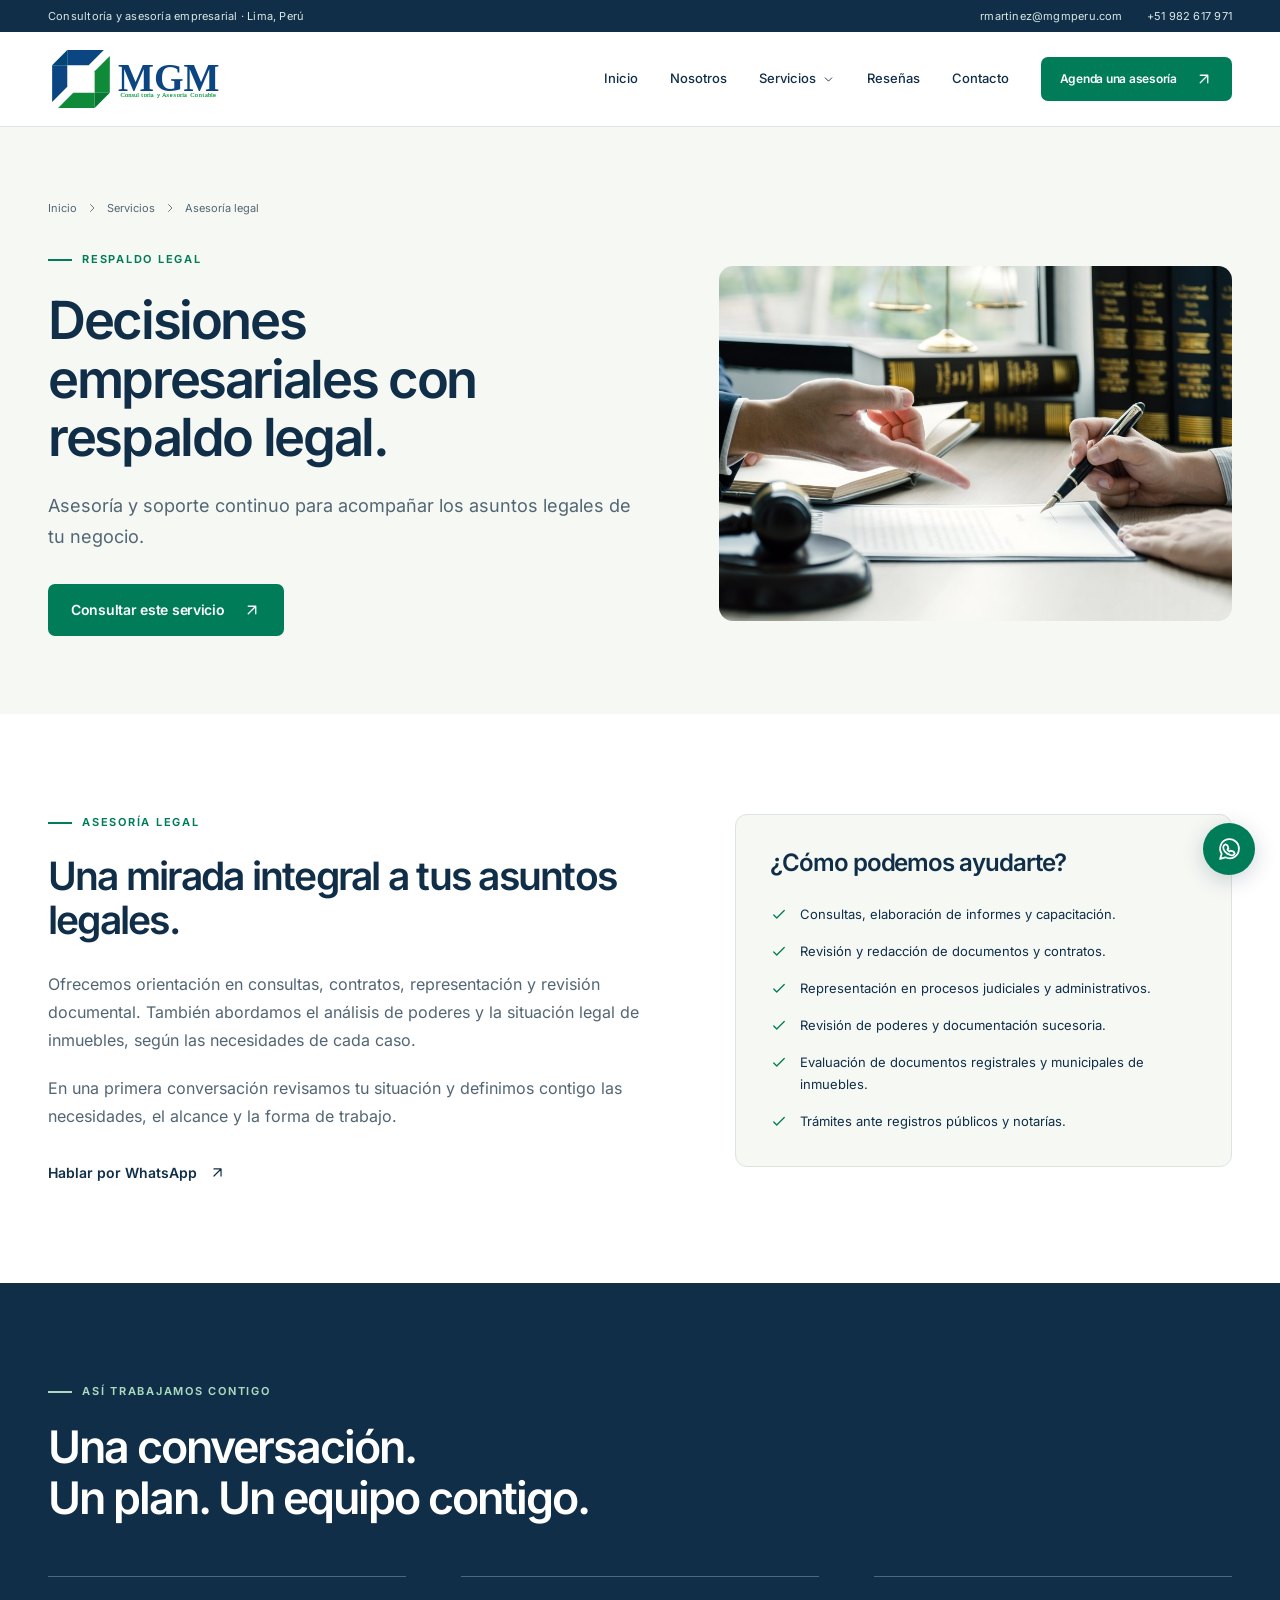
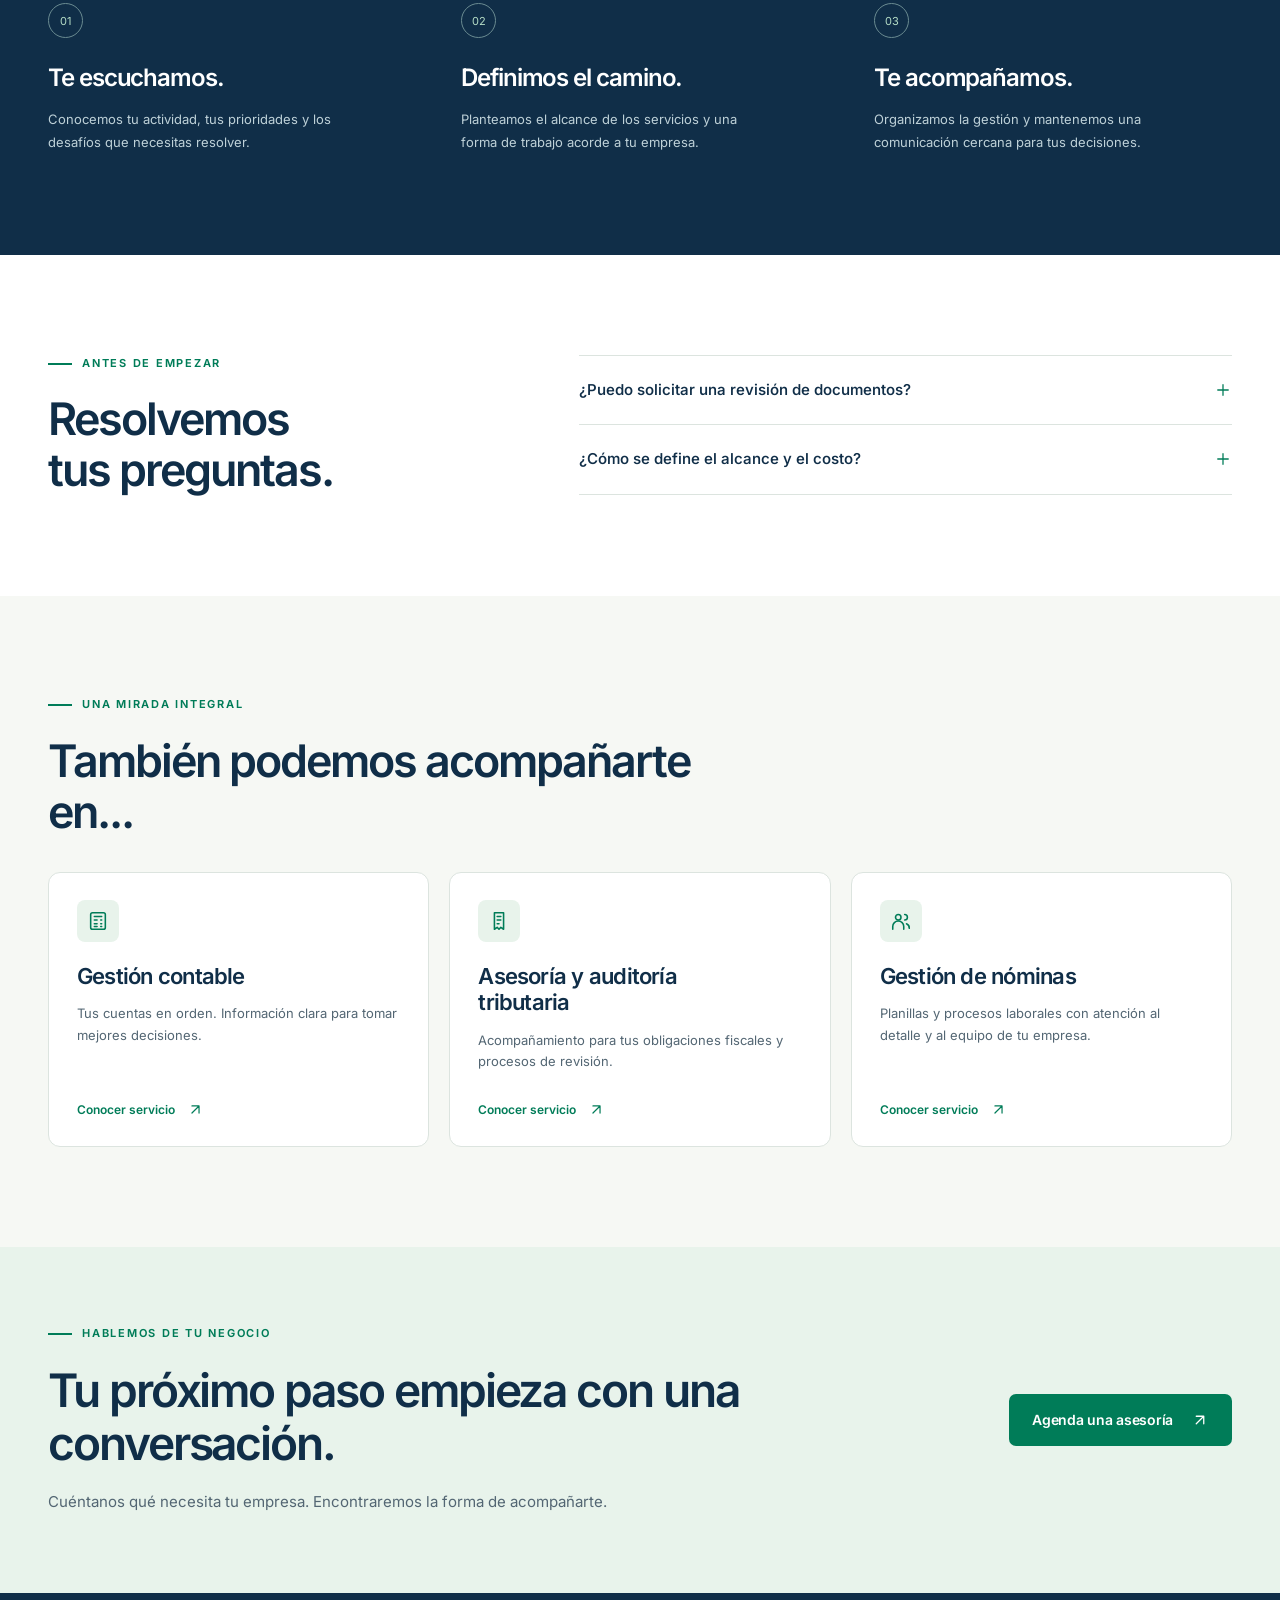
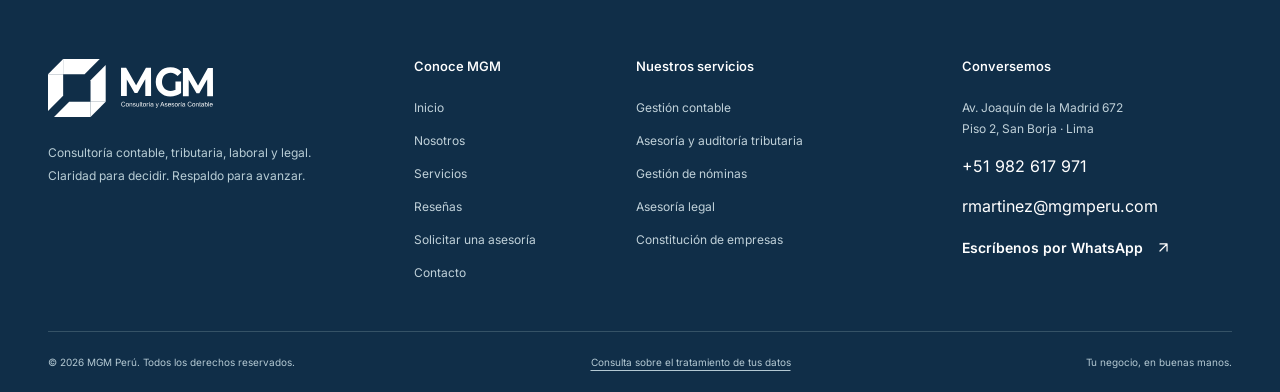
<file: servicios/asesoria-legal.html>
<!DOCTYPE html>
<html lang="es-PE">
  <head>
    <meta charset="utf-8">
    <meta name="viewport" content="width=device-width,initial-scale=1">
    <title>Asesoría legal | MGM Perú</title>
    <meta name="description" content="Asesoría y soporte continuo para acompañar los asuntos legales de tu negocio. Solicita una asesoría con MGM Perú.">
    <meta name="robots" content="noindex,nofollow">
    <link rel="stylesheet" href="../assets/css/estilos.css">
  </head>
  <body>
    <div class="mgm" data-mgm-page="asesoria-legal">
      <a class="m-skip" href="#mgm-contenido">Ir al contenido</a>
      <div class="m-topbar">
        <div class="m-container m-topbar-inner">
          <span>Consultoría y asesoría empresarial · Lima, Perú</span>
          <div class="m-topbar-links">
            <a href="mailto:rmartinez@mgmperu.com">rmartinez@mgmperu.com</a>
            <a href="tel:+51982617971">+51 982 617 971</a>
          </div>
        </div>
      </div>
      <header class="m-header">
        <div class="m-container m-header-inner">
          <a class="m-logo" href="../index.html" aria-label="MGM Perú, inicio">
            <img src="../assets/img/marca/logo-mgm.svg" alt="MGM Perú" class="" loading="eager" decoding="async">
          </a>
          <nav class="m-nav" aria-label="Navegación principal">
            <a class="m-nav-link" href="../index.html">Inicio</a>
            <a class="m-nav-link" href="../nosotros.html">Nosotros</a>
            <details class="m-nav-services">
              <summary class="m-nav-link">Servicios<svg xmlns="http://www.w3.org/2000/svg" viewbox="0 0 24 24" aria-hidden="true">
                  <path d="m6 9 6 6 6-6"></path>
                </svg>
              </summary>
              <div class="m-dropdown">
                <a href="gestion-contable.html">Gestión contable</a>
                <a href="asesoria-y-auditoria-tributaria.html">Asesoría y auditoría tributaria</a>
                <a href="gestion-de-nominas.html">Gestión de nóminas</a>
                <a href="asesoria-legal.html">Asesoría legal</a>
                <a href="creacion-de-empresa-ruc-20.html">Constitución de empresas</a>
                <a href="../servicios.html">Ver todos los servicios <svg xmlns="http://www.w3.org/2000/svg" viewbox="0 0 24 24" aria-hidden="true">
                    <path d="M7 17 17 7M7 7h10v10"></path>
                  </svg>
                </a>
              </div>
            </details>
            <a class="m-nav-link" href="../resenas.html">Reseñas</a>
            <a class="m-nav-link" href="../contacto.html">Contacto</a>
            <a class="m-btn m-btn-primary" href="../agenda.html" data-mgm-book="1">Agenda una asesoría<svg xmlns="http://www.w3.org/2000/svg" viewbox="0 0 24 24" aria-hidden="true">
                <path d="M7 17 17 7M7 7h10v10"></path>
              </svg>
            </a>
          </nav>
          <button type="button" class="m-menu-button" aria-label="Abrir menú" aria-expanded="false" aria-controls="mgm-navegacion-movil" data-mgm-menu="1">
            <svg xmlns="http://www.w3.org/2000/svg" viewbox="0 0 24 24" aria-hidden="true">
              <path d="M4 6h16M4 12h16M4 18h16"></path>
            </svg>
          </button>
        </div>
        <nav id="mgm-navegacion-movil" class="m-mobile-nav" aria-label="Navegación móvil" data-mgm-mobile="1" hidden>
          <a href="../index.html">Inicio</a>
          <a href="../nosotros.html">Nosotros</a>
          <details>
            <summary>Servicios</summary>
            <a href="gestion-contable.html">Gestión contable</a>
            <a href="asesoria-y-auditoria-tributaria.html">Asesoría y auditoría tributaria</a>
            <a href="gestion-de-nominas.html">Gestión de nóminas</a>
            <a href="asesoria-legal.html">Asesoría legal</a>
            <a href="creacion-de-empresa-ruc-20.html">Constitución de empresas</a>
            <a href="../servicios.html">Ver todos los servicios</a>
          </details>
          <a href="../resenas.html">Reseñas</a>
          <a href="../contacto.html">Contacto</a>
          <a class="m-btn m-btn-primary" href="../agenda.html" data-mgm-book="1">Agenda una asesoría<svg xmlns="http://www.w3.org/2000/svg" viewbox="0 0 24 24" aria-hidden="true">
              <path d="M7 17 17 7M7 7h10v10"></path>
            </svg>
          </a>
        </nav>
      </header>
      <section class="m-promo" data-mgm-promotion="1" aria-label="Campaña vigente" hidden>
        <div class="m-container m-promo-inner">
          <div>
            <strong data-promo-title="1"></strong>
            <p data-promo-description="1"></p>
          </div>
          <a class="m-btn m-btn-primary" href="../agenda.html" data-mgm-book="1">Consultar campaña<svg xmlns="http://www.w3.org/2000/svg" viewbox="0 0 24 24" aria-hidden="true">
              <path d="M7 17 17 7M7 7h10v10"></path>
            </svg>
          </a>
        </div>
      </section>
      <main id="mgm-contenido" tabindex="-1">
        <section class="m-page-hero">
          <div class="m-container">
            <nav class="m-breadcrumb" aria-label="Ruta de navegación">
              <a href="../index.html">Inicio</a>
              <svg xmlns="http://www.w3.org/2000/svg" viewbox="0 0 24 24" aria-hidden="true">
                <path d="m9 5 7 7-7 7"></path>
              </svg>
              <a href="../servicios.html">Servicios</a>
              <svg xmlns="http://www.w3.org/2000/svg" viewbox="0 0 24 24" aria-hidden="true">
                <path d="m9 5 7 7-7 7"></path>
              </svg>
              <span aria-current="page">Asesoría legal</span>
            </nav>
            <div class="m-service-hero">
              <div>
                <span class="m-eyebrow">RESPALDO LEGAL</span>
                <h1>Decisiones empresariales con respaldo legal.</h1>
                <p class="m-lead">Asesoría y soporte continuo para acompañar los asuntos legales de tu negocio.</p>
                <div class="m-actions">
                  <a class="m-btn m-btn-primary" href="../agenda.html?servicio=asesoria-legal" data-mgm-book="1">Consultar este servicio<svg xmlns="http://www.w3.org/2000/svg" viewbox="0 0 24 24" aria-hidden="true">
                      <path d="M7 17 17 7M7 7h10v10"></path>
                    </svg>
                  </a>
                </div>
              </div>
              <img src="../assets/img/servicios/asesoria-legal.jpg" alt="Imagen referencial de asesoría legal" class="m-service-hero-image" loading="eager" decoding="async">
            </div>
          </div>
        </section>
        <section class="m-section">
          <div class="m-container m-detail-grid">
            <div class="m-detail-copy">
              <span class="m-eyebrow">Asesoría legal</span>
              <h2 class="m-heading">Una mirada integral a tus asuntos legales.</h2>
              <p class="m-body">Ofrecemos orientación en consultas, contratos, representación y revisión documental. También abordamos el análisis de poderes y la situación legal de inmuebles, según las necesidades de cada caso.</p>
              <p class="m-body">En una primera conversación revisamos tu situación y definimos contigo las necesidades, el alcance y la forma de trabajo.</p>
              <div class="m-actions">
                <a class="m-text-link" href="https://wa.me/51982617971" target="_blank" rel="noopener noreferrer" data-mgm-whatsapp="Hola MGM, quisiera información sobre asesoría legal.">Hablar por WhatsApp<svg xmlns="http://www.w3.org/2000/svg" viewbox="0 0 24 24" aria-hidden="true">
                    <path d="M7 17 17 7M7 7h10v10"></path>
                  </svg>
                </a>
              </div>
            </div>
            <aside class="m-includes">
              <h3>¿Cómo podemos ayudarte?</h3>
              <ul class="m-check-list">
                <li>
                  <svg xmlns="http://www.w3.org/2000/svg" viewbox="0 0 24 24" aria-hidden="true">
                    <path d="m5 12 4 4L19 6"></path>
                  </svg>
                  <span>Consultas, elaboración de informes y capacitación.</span>
                </li>
                <li>
                  <svg xmlns="http://www.w3.org/2000/svg" viewbox="0 0 24 24" aria-hidden="true">
                    <path d="m5 12 4 4L19 6"></path>
                  </svg>
                  <span>Revisión y redacción de documentos y contratos.</span>
                </li>
                <li>
                  <svg xmlns="http://www.w3.org/2000/svg" viewbox="0 0 24 24" aria-hidden="true">
                    <path d="m5 12 4 4L19 6"></path>
                  </svg>
                  <span>Representación en procesos judiciales y administrativos.</span>
                </li>
                <li>
                  <svg xmlns="http://www.w3.org/2000/svg" viewbox="0 0 24 24" aria-hidden="true">
                    <path d="m5 12 4 4L19 6"></path>
                  </svg>
                  <span>Revisión de poderes y documentación sucesoria.</span>
                </li>
                <li>
                  <svg xmlns="http://www.w3.org/2000/svg" viewbox="0 0 24 24" aria-hidden="true">
                    <path d="m5 12 4 4L19 6"></path>
                  </svg>
                  <span>Evaluación de documentos registrales y municipales de inmuebles.</span>
                </li>
                <li>
                  <svg xmlns="http://www.w3.org/2000/svg" viewbox="0 0 24 24" aria-hidden="true">
                    <path d="m5 12 4 4L19 6"></path>
                  </svg>
                  <span>Trámites ante registros públicos y notarías.</span>
                </li>
              </ul>
            </aside>
          </div>
        </section>
        <section class="m-section m-dark">
          <div class="m-container">
            <span class="m-eyebrow">ASÍ TRABAJAMOS CONTIGO</span>
            <h2 class="m-heading m-process-heading">Una conversación.<br>Un plan. Un equipo contigo.</h2>
            <div class="m-process">
              <article class="m-process-step">
                <span>01</span>
                <h3>Te escuchamos.</h3>
                <p>Conocemos tu actividad, tus prioridades y los desafíos que necesitas resolver.</p>
              </article>
              <article class="m-process-step">
                <span>02</span>
                <h3>Definimos el camino.</h3>
                <p>Planteamos el alcance de los servicios y una forma de trabajo acorde a tu empresa.</p>
              </article>
              <article class="m-process-step">
                <span>03</span>
                <h3>Te acompañamos.</h3>
                <p>Organizamos la gestión y mantenemos una comunicación cercana para tus decisiones.</p>
              </article>
            </div>
          </div>
        </section>
        <section class="m-section">
          <div class="m-container m-faq-grid">
            <div>
              <span class="m-eyebrow">ANTES DE EMPEZAR</span>
              <h2 class="m-heading">Resolvemos<br>tus preguntas.</h2>
            </div>
            <div class="m-faq-list">
              <details>
                <summary>¿Puedo solicitar una revisión de documentos?<svg xmlns="http://www.w3.org/2000/svg" viewbox="0 0 24 24" aria-hidden="true">
                    <path d="M12 5v14M5 12h14"></path>
                  </svg>
                </summary>
                <p>Sí. Indícanos qué documentos necesitas revisar y el contexto de tu consulta. Nuestro equipo definirá contigo el alcance de la asesoría.</p>
              </details>
              <details>
                <summary>¿Cómo se define el alcance y el costo?<svg xmlns="http://www.w3.org/2000/svg" viewbox="0 0 24 24" aria-hidden="true">
                    <path d="M12 5v14M5 12h14"></path>
                  </svg>
                </summary>
                <p>El alcance se plantea a partir de las necesidades y la situación de tu empresa. MGM te confirmará las condiciones del servicio antes de iniciar.</p>
              </details>
            </div>
          </div>
        </section>
        <section class="m-section m-soft">
          <div class="m-container">
            <span class="m-eyebrow">UNA MIRADA INTEGRAL</span>
            <h2 class="m-heading">También podemos acompañarte en...</h2>
            <div class="m-related-grid">
              <article class="m-service-card">
                <span class="m-service-icon">
                  <svg xmlns="http://www.w3.org/2000/svg" viewbox="0 0 24 24" aria-hidden="true">
                    <rect x="4" y="3" width="16" height="18" rx="2"></rect>
                    <path d="M8 7h8M8 11h3M15 11h1M8 15h3M15 15h1M8 18h3M15 18h1"></path>
                  </svg>
                </span>
                <h3>Gestión contable</h3>
                <p>Tus cuentas en orden. Información clara para tomar mejores decisiones.</p>
                <a class="m-text-link" href="gestion-contable.html">Conocer servicio<svg xmlns="http://www.w3.org/2000/svg" viewbox="0 0 24 24" aria-hidden="true">
                    <path d="M7 17 17 7M7 7h10v10"></path>
                  </svg>
                </a>
              </article>
              <article class="m-service-card">
                <span class="m-service-icon">
                  <svg xmlns="http://www.w3.org/2000/svg" viewbox="0 0 24 24" aria-hidden="true">
                    <path d="M7 3h10v18l-3-2-2 2-2-2-3 2V3Z"></path>
                    <path d="M10 7h4M10 11h4M10 15h2"></path>
                  </svg>
                </span>
                <h3>Asesoría y auditoría tributaria</h3>
                <p>Acompañamiento para tus obligaciones fiscales y procesos de revisión.</p>
                <a class="m-text-link" href="asesoria-y-auditoria-tributaria.html">Conocer servicio<svg xmlns="http://www.w3.org/2000/svg" viewbox="0 0 24 24" aria-hidden="true">
                    <path d="M7 17 17 7M7 7h10v10"></path>
                  </svg>
                </a>
              </article>
              <article class="m-service-card">
                <span class="m-service-icon">
                  <svg xmlns="http://www.w3.org/2000/svg" viewbox="0 0 24 24" aria-hidden="true">
                    <circle cx="9" cy="8" r="3"></circle>
                    <path d="M3 21v-3a6 6 0 0 1 12 0v3M16 5a3 3 0 0 1 0 6M18 15a5 5 0 0 1 3 5"></path>
                  </svg>
                </span>
                <h3>Gestión de nóminas</h3>
                <p>Planillas y procesos laborales con atención al detalle y al equipo de tu empresa.</p>
                <a class="m-text-link" href="gestion-de-nominas.html">Conocer servicio<svg xmlns="http://www.w3.org/2000/svg" viewbox="0 0 24 24" aria-hidden="true">
                    <path d="M7 17 17 7M7 7h10v10"></path>
                  </svg>
                </a>
              </article>
            </div>
          </div>
        </section>
        <section class="m-cta">
          <div class="m-container m-cta-inner">
            <div>
              <span class="m-eyebrow">HABLEMOS DE TU NEGOCIO</span>
              <h2>Tu próximo paso empieza con una conversación.</h2>
              <p>Cuéntanos qué necesita tu empresa. Encontraremos la forma de acompañarte.</p>
            </div>
            <a class="m-btn m-btn-primary" href="../agenda.html" data-mgm-book="1">Agenda una asesoría<svg xmlns="http://www.w3.org/2000/svg" viewbox="0 0 24 24" aria-hidden="true">
                <path d="M7 17 17 7M7 7h10v10"></path>
              </svg>
            </a>
          </div>
        </section>
      </main>
      <footer class="m-footer">
        <div class="m-container">
          <div class="m-footer-grid">
            <div>
              <img src="../assets/img/marca/logo-mgm-blanco.svg" alt="MGM Perú" class="m-footer-logo" loading="lazy" decoding="async">
              <p class="m-footer-description">Consultoría contable, tributaria, laboral y legal. Claridad para decidir. Respaldo para avanzar.</p>
            </div>
            <div>
              <h3>Conoce MGM</h3>
              <ul>
                <li>
                  <a href="../index.html">Inicio</a>
                </li>
                <li>
                  <a href="../nosotros.html">Nosotros</a>
                </li>
                <li>
                  <a href="../servicios.html">Servicios</a>
                </li>
                <li>
                  <a href="../resenas.html">Reseñas</a>
                </li>
                <li>
                  <a href="../agenda.html">Solicitar una asesoría</a>
                </li>
                <li>
                  <a href="../contacto.html">Contacto</a>
                </li>
              </ul>
            </div>
            <div>
              <h3>Nuestros servicios</h3>
              <ul>
                <li>
                  <a href="gestion-contable.html">Gestión contable</a>
                </li>
                <li>
                  <a href="asesoria-y-auditoria-tributaria.html">Asesoría y auditoría tributaria</a>
                </li>
                <li>
                  <a href="gestion-de-nominas.html">Gestión de nóminas</a>
                </li>
                <li>
                  <a href="asesoria-legal.html">Asesoría legal</a>
                </li>
                <li>
                  <a href="creacion-de-empresa-ruc-20.html">Constitución de empresas</a>
                </li>
              </ul>
            </div>
            <div>
              <h3>Conversemos</h3>
              <address class="m-contact-line">Av. Joaquín de la Madrid 672<br>Piso 2, San Borja · Lima</address>
              <p class="m-contact-line">
                <a href="tel:+51982617971">+51 982 617 971</a>
              </p>
              <p class="m-contact-line">
                <a href="mailto:rmartinez@mgmperu.com">rmartinez@mgmperu.com</a>
              </p>
              <a class="m-text-link" href="https://wa.me/51982617971" target="_blank" rel="noopener noreferrer" data-mgm-whatsapp="Hola MGM, quisiera conversar sobre sus servicios.">Escríbenos por WhatsApp<svg xmlns="http://www.w3.org/2000/svg" viewbox="0 0 24 24" aria-hidden="true">
                  <path d="M7 17 17 7M7 7h10v10"></path>
                </svg>
              </a>
            </div>
          </div>
          <div class="m-footer-bottom">
            <span>© 2026 MGM Perú. Todos los derechos reservados.</span>
            <a href="mailto:rmartinez@mgmperu.com?subject=Consulta%20sobre%20mis%20datos">Consulta sobre el tratamiento de tus datos</a>
            <span>Tu negocio, en buenas manos.</span>
          </div>
        </div>
      </footer>
      <a class="m-floating-wa" href="https://wa.me/51982617971" aria-label="Contactar a MGM por WhatsApp" target="_blank" rel="noopener noreferrer" data-mgm-whatsapp="Hola MGM, quisiera información sobre sus servicios.">
        <svg xmlns="http://www.w3.org/2000/svg" viewbox="0 0 24 24" aria-hidden="true">
          <path d="M21 11.5a9 9 0 0 1-13 8L3 21l1.5-5A9 9 0 1 1 21 11.5Z"></path>
          <path d="m8 7 2 1 1 3-1 1a10 10 0 0 0 2 2l1-1 3 1 1 2c-1 2-3 2-5 1-3-1-6-4-6-7 0-1 1-3 2-3Z"></path>
        </svg>
      </a>
    </div>
    <script src="../assets/js/config.js"></script>
    <script src="../assets/js/app.js"></script>
  </body>
</html>
</file>
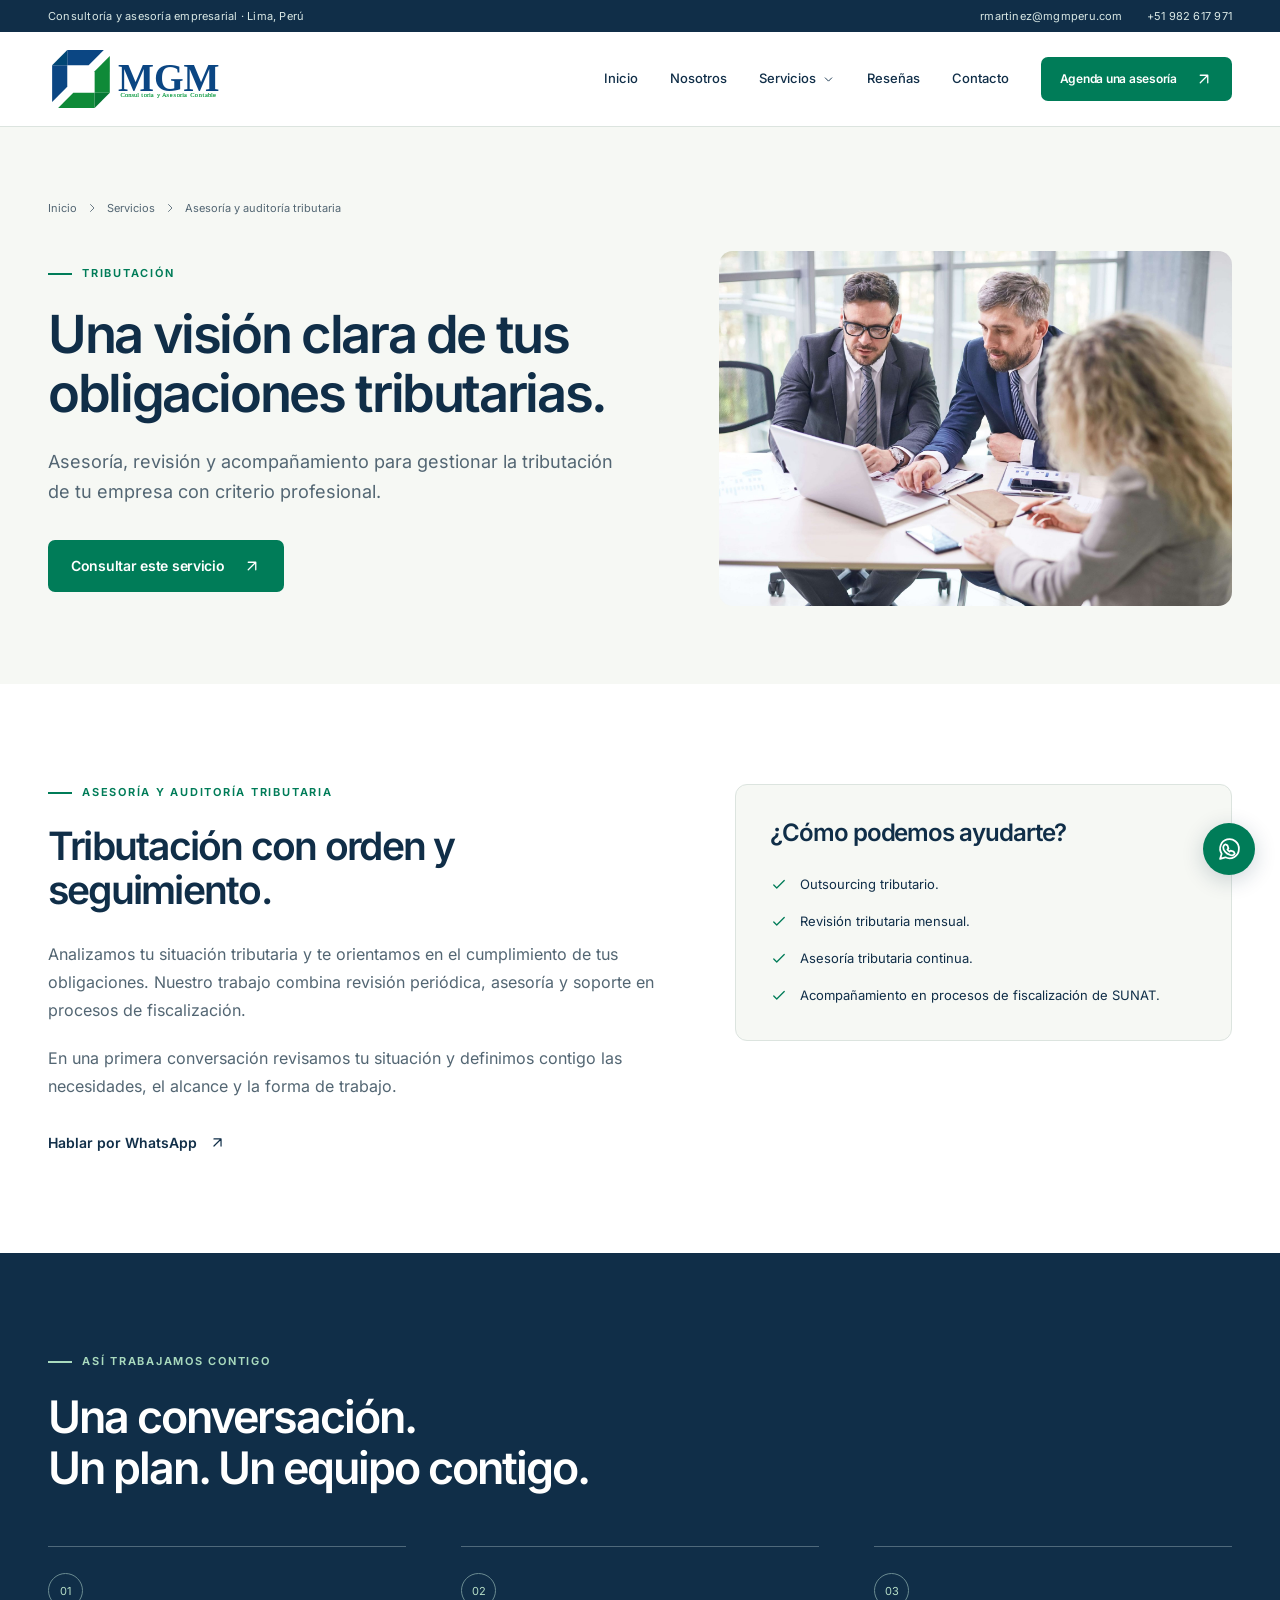
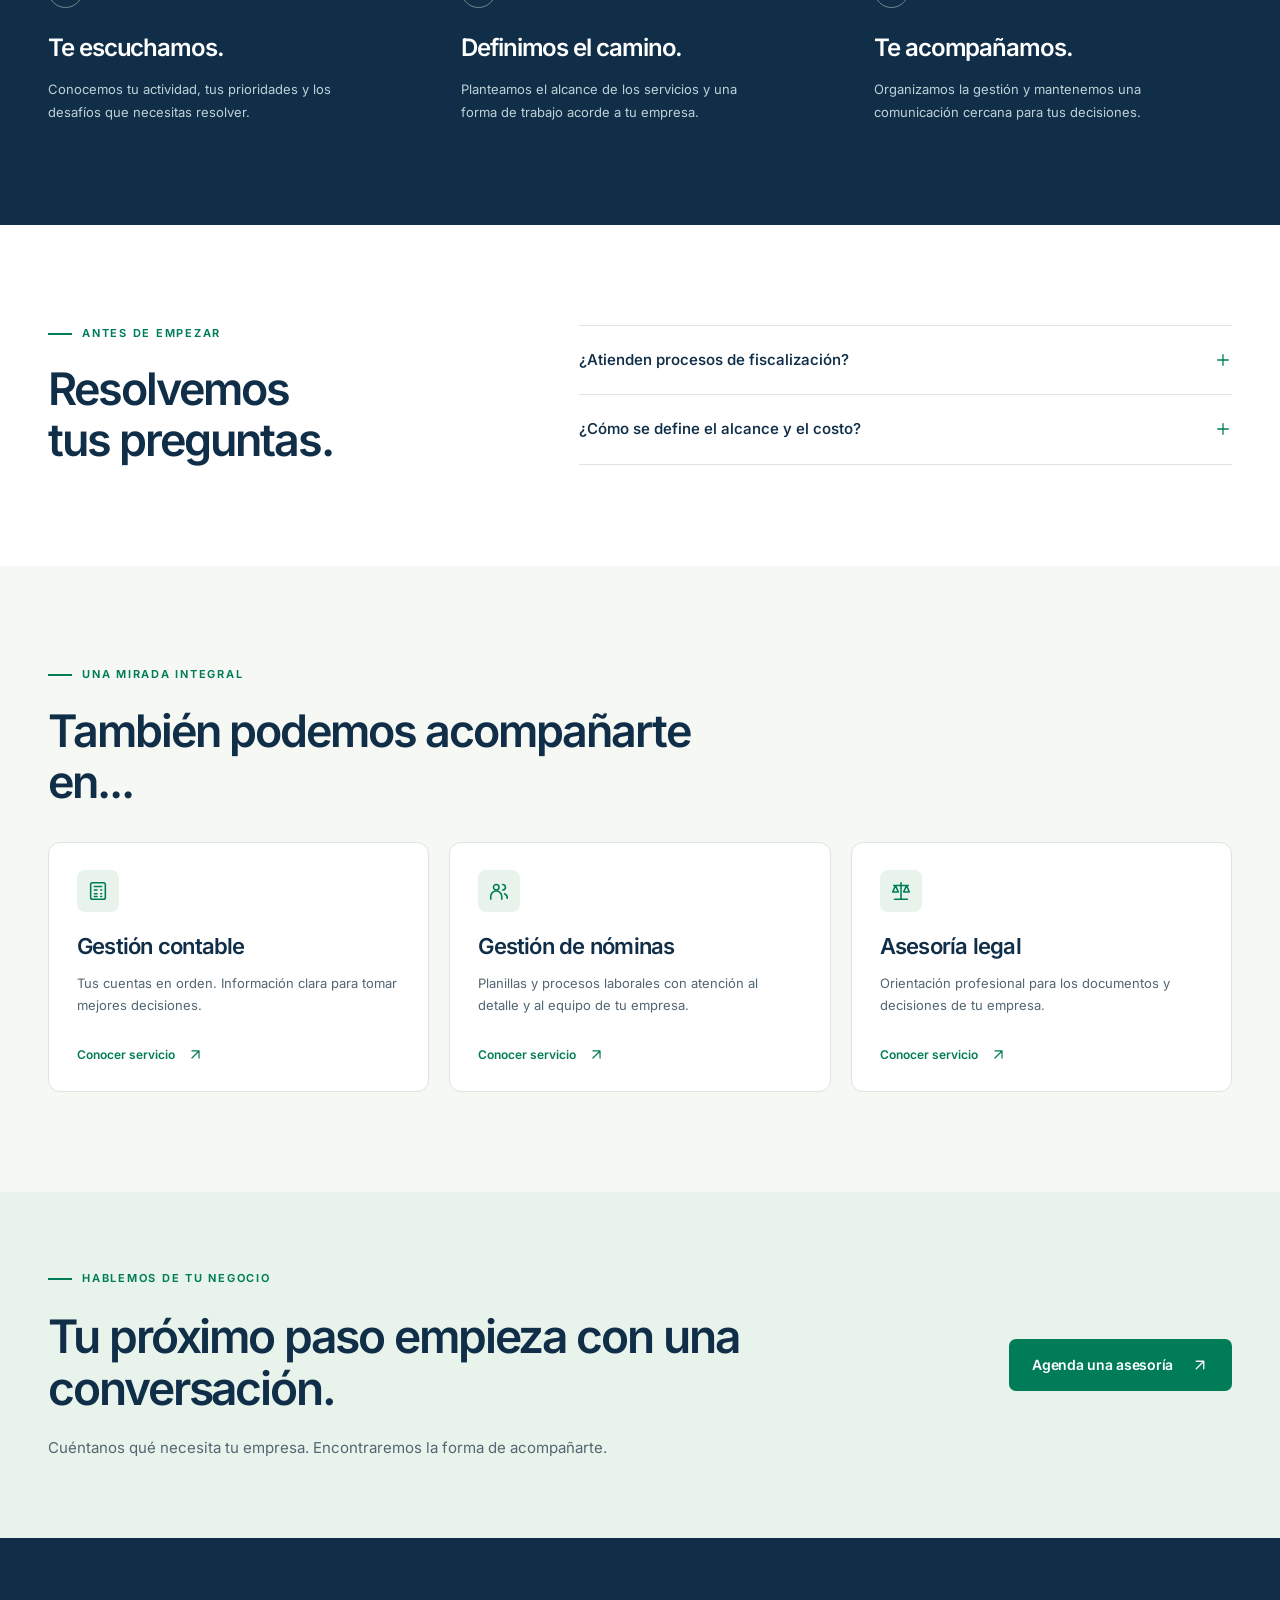
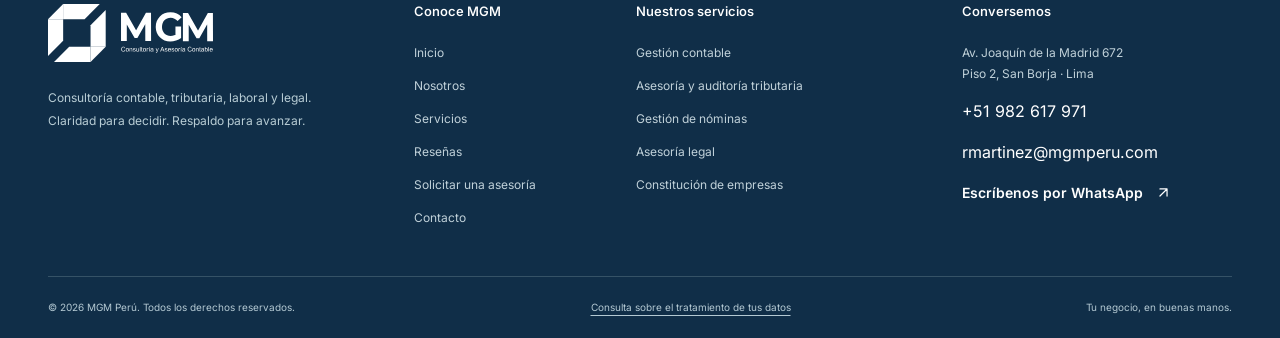
<file: servicios/asesoria-y-auditoria-tributaria.html>
<!DOCTYPE html>
<html lang="es-PE">
  <head>
    <meta charset="utf-8">
    <meta name="viewport" content="width=device-width,initial-scale=1">
    <title>Asesoría y auditoría tributaria | MGM Perú</title>
    <meta name="description" content="Asesoría, revisión y acompañamiento para gestionar la tributación de tu empresa con criterio profesional. Solicita una asesoría con MGM Perú.">
    <meta name="robots" content="noindex,nofollow">
    <link rel="stylesheet" href="../assets/css/estilos.css">
  </head>
  <body>
    <div class="mgm" data-mgm-page="asesoria-y-auditoria-tributaria">
      <a class="m-skip" href="#mgm-contenido">Ir al contenido</a>
      <div class="m-topbar">
        <div class="m-container m-topbar-inner">
          <span>Consultoría y asesoría empresarial · Lima, Perú</span>
          <div class="m-topbar-links">
            <a href="mailto:rmartinez@mgmperu.com">rmartinez@mgmperu.com</a>
            <a href="tel:+51982617971">+51 982 617 971</a>
          </div>
        </div>
      </div>
      <header class="m-header">
        <div class="m-container m-header-inner">
          <a class="m-logo" href="../index.html" aria-label="MGM Perú, inicio">
            <img src="../assets/img/marca/logo-mgm.svg" alt="MGM Perú" class="" loading="eager" decoding="async">
          </a>
          <nav class="m-nav" aria-label="Navegación principal">
            <a class="m-nav-link" href="../index.html">Inicio</a>
            <a class="m-nav-link" href="../nosotros.html">Nosotros</a>
            <details class="m-nav-services">
              <summary class="m-nav-link">Servicios<svg xmlns="http://www.w3.org/2000/svg" viewbox="0 0 24 24" aria-hidden="true">
                  <path d="m6 9 6 6 6-6"></path>
                </svg>
              </summary>
              <div class="m-dropdown">
                <a href="gestion-contable.html">Gestión contable</a>
                <a href="asesoria-y-auditoria-tributaria.html">Asesoría y auditoría tributaria</a>
                <a href="gestion-de-nominas.html">Gestión de nóminas</a>
                <a href="asesoria-legal.html">Asesoría legal</a>
                <a href="creacion-de-empresa-ruc-20.html">Constitución de empresas</a>
                <a href="../servicios.html">Ver todos los servicios <svg xmlns="http://www.w3.org/2000/svg" viewbox="0 0 24 24" aria-hidden="true">
                    <path d="M7 17 17 7M7 7h10v10"></path>
                  </svg>
                </a>
              </div>
            </details>
            <a class="m-nav-link" href="../resenas.html">Reseñas</a>
            <a class="m-nav-link" href="../contacto.html">Contacto</a>
            <a class="m-btn m-btn-primary" href="../agenda.html" data-mgm-book="1">Agenda una asesoría<svg xmlns="http://www.w3.org/2000/svg" viewbox="0 0 24 24" aria-hidden="true">
                <path d="M7 17 17 7M7 7h10v10"></path>
              </svg>
            </a>
          </nav>
          <button type="button" class="m-menu-button" aria-label="Abrir menú" aria-expanded="false" aria-controls="mgm-navegacion-movil" data-mgm-menu="1">
            <svg xmlns="http://www.w3.org/2000/svg" viewbox="0 0 24 24" aria-hidden="true">
              <path d="M4 6h16M4 12h16M4 18h16"></path>
            </svg>
          </button>
        </div>
        <nav id="mgm-navegacion-movil" class="m-mobile-nav" aria-label="Navegación móvil" data-mgm-mobile="1" hidden>
          <a href="../index.html">Inicio</a>
          <a href="../nosotros.html">Nosotros</a>
          <details>
            <summary>Servicios</summary>
            <a href="gestion-contable.html">Gestión contable</a>
            <a href="asesoria-y-auditoria-tributaria.html">Asesoría y auditoría tributaria</a>
            <a href="gestion-de-nominas.html">Gestión de nóminas</a>
            <a href="asesoria-legal.html">Asesoría legal</a>
            <a href="creacion-de-empresa-ruc-20.html">Constitución de empresas</a>
            <a href="../servicios.html">Ver todos los servicios</a>
          </details>
          <a href="../resenas.html">Reseñas</a>
          <a href="../contacto.html">Contacto</a>
          <a class="m-btn m-btn-primary" href="../agenda.html" data-mgm-book="1">Agenda una asesoría<svg xmlns="http://www.w3.org/2000/svg" viewbox="0 0 24 24" aria-hidden="true">
              <path d="M7 17 17 7M7 7h10v10"></path>
            </svg>
          </a>
        </nav>
      </header>
      <section class="m-promo" data-mgm-promotion="1" aria-label="Campaña vigente" hidden>
        <div class="m-container m-promo-inner">
          <div>
            <strong data-promo-title="1"></strong>
            <p data-promo-description="1"></p>
          </div>
          <a class="m-btn m-btn-primary" href="../agenda.html" data-mgm-book="1">Consultar campaña<svg xmlns="http://www.w3.org/2000/svg" viewbox="0 0 24 24" aria-hidden="true">
              <path d="M7 17 17 7M7 7h10v10"></path>
            </svg>
          </a>
        </div>
      </section>
      <main id="mgm-contenido" tabindex="-1">
        <section class="m-page-hero">
          <div class="m-container">
            <nav class="m-breadcrumb" aria-label="Ruta de navegación">
              <a href="../index.html">Inicio</a>
              <svg xmlns="http://www.w3.org/2000/svg" viewbox="0 0 24 24" aria-hidden="true">
                <path d="m9 5 7 7-7 7"></path>
              </svg>
              <a href="../servicios.html">Servicios</a>
              <svg xmlns="http://www.w3.org/2000/svg" viewbox="0 0 24 24" aria-hidden="true">
                <path d="m9 5 7 7-7 7"></path>
              </svg>
              <span aria-current="page">Asesoría y auditoría tributaria</span>
            </nav>
            <div class="m-service-hero">
              <div>
                <span class="m-eyebrow">TRIBUTACIÓN</span>
                <h1>Una visión clara de tus obligaciones tributarias.</h1>
                <p class="m-lead">Asesoría, revisión y acompañamiento para gestionar la tributación de tu empresa con criterio profesional.</p>
                <div class="m-actions">
                  <a class="m-btn m-btn-primary" href="../agenda.html?servicio=asesoria-y-auditoria-tributaria" data-mgm-book="1">Consultar este servicio<svg xmlns="http://www.w3.org/2000/svg" viewbox="0 0 24 24" aria-hidden="true">
                      <path d="M7 17 17 7M7 7h10v10"></path>
                    </svg>
                  </a>
                </div>
              </div>
              <img src="../assets/img/servicios/asesoria-tributaria.jpg" alt="Imagen referencial de asesoría y auditoría tributaria" class="m-service-hero-image" loading="eager" decoding="async">
            </div>
          </div>
        </section>
        <section class="m-section">
          <div class="m-container m-detail-grid">
            <div class="m-detail-copy">
              <span class="m-eyebrow">Asesoría y auditoría tributaria</span>
              <h2 class="m-heading">Tributación con orden y seguimiento.</h2>
              <p class="m-body">Analizamos tu situación tributaria y te orientamos en el cumplimiento de tus obligaciones. Nuestro trabajo combina revisión periódica, asesoría y soporte en procesos de fiscalización.</p>
              <p class="m-body">En una primera conversación revisamos tu situación y definimos contigo las necesidades, el alcance y la forma de trabajo.</p>
              <div class="m-actions">
                <a class="m-text-link" href="https://wa.me/51982617971" target="_blank" rel="noopener noreferrer" data-mgm-whatsapp="Hola MGM, quisiera información sobre asesoría y auditoría tributaria.">Hablar por WhatsApp<svg xmlns="http://www.w3.org/2000/svg" viewbox="0 0 24 24" aria-hidden="true">
                    <path d="M7 17 17 7M7 7h10v10"></path>
                  </svg>
                </a>
              </div>
            </div>
            <aside class="m-includes">
              <h3>¿Cómo podemos ayudarte?</h3>
              <ul class="m-check-list">
                <li>
                  <svg xmlns="http://www.w3.org/2000/svg" viewbox="0 0 24 24" aria-hidden="true">
                    <path d="m5 12 4 4L19 6"></path>
                  </svg>
                  <span>Outsourcing tributario.</span>
                </li>
                <li>
                  <svg xmlns="http://www.w3.org/2000/svg" viewbox="0 0 24 24" aria-hidden="true">
                    <path d="m5 12 4 4L19 6"></path>
                  </svg>
                  <span>Revisión tributaria mensual.</span>
                </li>
                <li>
                  <svg xmlns="http://www.w3.org/2000/svg" viewbox="0 0 24 24" aria-hidden="true">
                    <path d="m5 12 4 4L19 6"></path>
                  </svg>
                  <span>Asesoría tributaria continua.</span>
                </li>
                <li>
                  <svg xmlns="http://www.w3.org/2000/svg" viewbox="0 0 24 24" aria-hidden="true">
                    <path d="m5 12 4 4L19 6"></path>
                  </svg>
                  <span>Acompañamiento en procesos de fiscalización de SUNAT.</span>
                </li>
              </ul>
            </aside>
          </div>
        </section>
        <section class="m-section m-dark">
          <div class="m-container">
            <span class="m-eyebrow">ASÍ TRABAJAMOS CONTIGO</span>
            <h2 class="m-heading m-process-heading">Una conversación.<br>Un plan. Un equipo contigo.</h2>
            <div class="m-process">
              <article class="m-process-step">
                <span>01</span>
                <h3>Te escuchamos.</h3>
                <p>Conocemos tu actividad, tus prioridades y los desafíos que necesitas resolver.</p>
              </article>
              <article class="m-process-step">
                <span>02</span>
                <h3>Definimos el camino.</h3>
                <p>Planteamos el alcance de los servicios y una forma de trabajo acorde a tu empresa.</p>
              </article>
              <article class="m-process-step">
                <span>03</span>
                <h3>Te acompañamos.</h3>
                <p>Organizamos la gestión y mantenemos una comunicación cercana para tus decisiones.</p>
              </article>
            </div>
          </div>
        </section>
        <section class="m-section">
          <div class="m-container m-faq-grid">
            <div>
              <span class="m-eyebrow">ANTES DE EMPEZAR</span>
              <h2 class="m-heading">Resolvemos<br>tus preguntas.</h2>
            </div>
            <div class="m-faq-list">
              <details>
                <summary>¿Atienden procesos de fiscalización?<svg xmlns="http://www.w3.org/2000/svg" viewbox="0 0 24 24" aria-hidden="true">
                    <path d="M12 5v14M5 12h14"></path>
                  </svg>
                </summary>
                <p>MGM ofrece acompañamiento en procesos de fiscalización de SUNAT. Revisaremos contigo la documentación y el alcance del apoyo que tu caso requiere.</p>
              </details>
              <details>
                <summary>¿Cómo se define el alcance y el costo?<svg xmlns="http://www.w3.org/2000/svg" viewbox="0 0 24 24" aria-hidden="true">
                    <path d="M12 5v14M5 12h14"></path>
                  </svg>
                </summary>
                <p>El alcance se plantea a partir de las necesidades y la situación de tu empresa. MGM te confirmará las condiciones del servicio antes de iniciar.</p>
              </details>
            </div>
          </div>
        </section>
        <section class="m-section m-soft">
          <div class="m-container">
            <span class="m-eyebrow">UNA MIRADA INTEGRAL</span>
            <h2 class="m-heading">También podemos acompañarte en...</h2>
            <div class="m-related-grid">
              <article class="m-service-card">
                <span class="m-service-icon">
                  <svg xmlns="http://www.w3.org/2000/svg" viewbox="0 0 24 24" aria-hidden="true">
                    <rect x="4" y="3" width="16" height="18" rx="2"></rect>
                    <path d="M8 7h8M8 11h3M15 11h1M8 15h3M15 15h1M8 18h3M15 18h1"></path>
                  </svg>
                </span>
                <h3>Gestión contable</h3>
                <p>Tus cuentas en orden. Información clara para tomar mejores decisiones.</p>
                <a class="m-text-link" href="gestion-contable.html">Conocer servicio<svg xmlns="http://www.w3.org/2000/svg" viewbox="0 0 24 24" aria-hidden="true">
                    <path d="M7 17 17 7M7 7h10v10"></path>
                  </svg>
                </a>
              </article>
              <article class="m-service-card">
                <span class="m-service-icon">
                  <svg xmlns="http://www.w3.org/2000/svg" viewbox="0 0 24 24" aria-hidden="true">
                    <circle cx="9" cy="8" r="3"></circle>
                    <path d="M3 21v-3a6 6 0 0 1 12 0v3M16 5a3 3 0 0 1 0 6M18 15a5 5 0 0 1 3 5"></path>
                  </svg>
                </span>
                <h3>Gestión de nóminas</h3>
                <p>Planillas y procesos laborales con atención al detalle y al equipo de tu empresa.</p>
                <a class="m-text-link" href="gestion-de-nominas.html">Conocer servicio<svg xmlns="http://www.w3.org/2000/svg" viewbox="0 0 24 24" aria-hidden="true">
                    <path d="M7 17 17 7M7 7h10v10"></path>
                  </svg>
                </a>
              </article>
              <article class="m-service-card">
                <span class="m-service-icon">
                  <svg xmlns="http://www.w3.org/2000/svg" viewbox="0 0 24 24" aria-hidden="true">
                    <path d="M12 3v18M5 21h14M4 6h16M6 6 3 13h6L6 6ZM18 6l-3 7h6l-3-7Z"></path>
                  </svg>
                </span>
                <h3>Asesoría legal</h3>
                <p>Orientación profesional para los documentos y decisiones de tu empresa.</p>
                <a class="m-text-link" href="asesoria-legal.html">Conocer servicio<svg xmlns="http://www.w3.org/2000/svg" viewbox="0 0 24 24" aria-hidden="true">
                    <path d="M7 17 17 7M7 7h10v10"></path>
                  </svg>
                </a>
              </article>
            </div>
          </div>
        </section>
        <section class="m-cta">
          <div class="m-container m-cta-inner">
            <div>
              <span class="m-eyebrow">HABLEMOS DE TU NEGOCIO</span>
              <h2>Tu próximo paso empieza con una conversación.</h2>
              <p>Cuéntanos qué necesita tu empresa. Encontraremos la forma de acompañarte.</p>
            </div>
            <a class="m-btn m-btn-primary" href="../agenda.html" data-mgm-book="1">Agenda una asesoría<svg xmlns="http://www.w3.org/2000/svg" viewbox="0 0 24 24" aria-hidden="true">
                <path d="M7 17 17 7M7 7h10v10"></path>
              </svg>
            </a>
          </div>
        </section>
      </main>
      <footer class="m-footer">
        <div class="m-container">
          <div class="m-footer-grid">
            <div>
              <img src="../assets/img/marca/logo-mgm-blanco.svg" alt="MGM Perú" class="m-footer-logo" loading="lazy" decoding="async">
              <p class="m-footer-description">Consultoría contable, tributaria, laboral y legal. Claridad para decidir. Respaldo para avanzar.</p>
            </div>
            <div>
              <h3>Conoce MGM</h3>
              <ul>
                <li>
                  <a href="../index.html">Inicio</a>
                </li>
                <li>
                  <a href="../nosotros.html">Nosotros</a>
                </li>
                <li>
                  <a href="../servicios.html">Servicios</a>
                </li>
                <li>
                  <a href="../resenas.html">Reseñas</a>
                </li>
                <li>
                  <a href="../agenda.html">Solicitar una asesoría</a>
                </li>
                <li>
                  <a href="../contacto.html">Contacto</a>
                </li>
              </ul>
            </div>
            <div>
              <h3>Nuestros servicios</h3>
              <ul>
                <li>
                  <a href="gestion-contable.html">Gestión contable</a>
                </li>
                <li>
                  <a href="asesoria-y-auditoria-tributaria.html">Asesoría y auditoría tributaria</a>
                </li>
                <li>
                  <a href="gestion-de-nominas.html">Gestión de nóminas</a>
                </li>
                <li>
                  <a href="asesoria-legal.html">Asesoría legal</a>
                </li>
                <li>
                  <a href="creacion-de-empresa-ruc-20.html">Constitución de empresas</a>
                </li>
              </ul>
            </div>
            <div>
              <h3>Conversemos</h3>
              <address class="m-contact-line">Av. Joaquín de la Madrid 672<br>Piso 2, San Borja · Lima</address>
              <p class="m-contact-line">
                <a href="tel:+51982617971">+51 982 617 971</a>
              </p>
              <p class="m-contact-line">
                <a href="mailto:rmartinez@mgmperu.com">rmartinez@mgmperu.com</a>
              </p>
              <a class="m-text-link" href="https://wa.me/51982617971" target="_blank" rel="noopener noreferrer" data-mgm-whatsapp="Hola MGM, quisiera conversar sobre sus servicios.">Escríbenos por WhatsApp<svg xmlns="http://www.w3.org/2000/svg" viewbox="0 0 24 24" aria-hidden="true">
                  <path d="M7 17 17 7M7 7h10v10"></path>
                </svg>
              </a>
            </div>
          </div>
          <div class="m-footer-bottom">
            <span>© 2026 MGM Perú. Todos los derechos reservados.</span>
            <a href="mailto:rmartinez@mgmperu.com?subject=Consulta%20sobre%20mis%20datos">Consulta sobre el tratamiento de tus datos</a>
            <span>Tu negocio, en buenas manos.</span>
          </div>
        </div>
      </footer>
      <a class="m-floating-wa" href="https://wa.me/51982617971" aria-label="Contactar a MGM por WhatsApp" target="_blank" rel="noopener noreferrer" data-mgm-whatsapp="Hola MGM, quisiera información sobre sus servicios.">
        <svg xmlns="http://www.w3.org/2000/svg" viewbox="0 0 24 24" aria-hidden="true">
          <path d="M21 11.5a9 9 0 0 1-13 8L3 21l1.5-5A9 9 0 1 1 21 11.5Z"></path>
          <path d="m8 7 2 1 1 3-1 1a10 10 0 0 0 2 2l1-1 3 1 1 2c-1 2-3 2-5 1-3-1-6-4-6-7 0-1 1-3 2-3Z"></path>
        </svg>
      </a>
    </div>
    <script src="../assets/js/config.js"></script>
    <script src="../assets/js/app.js"></script>
  </body>
</html>
</file>
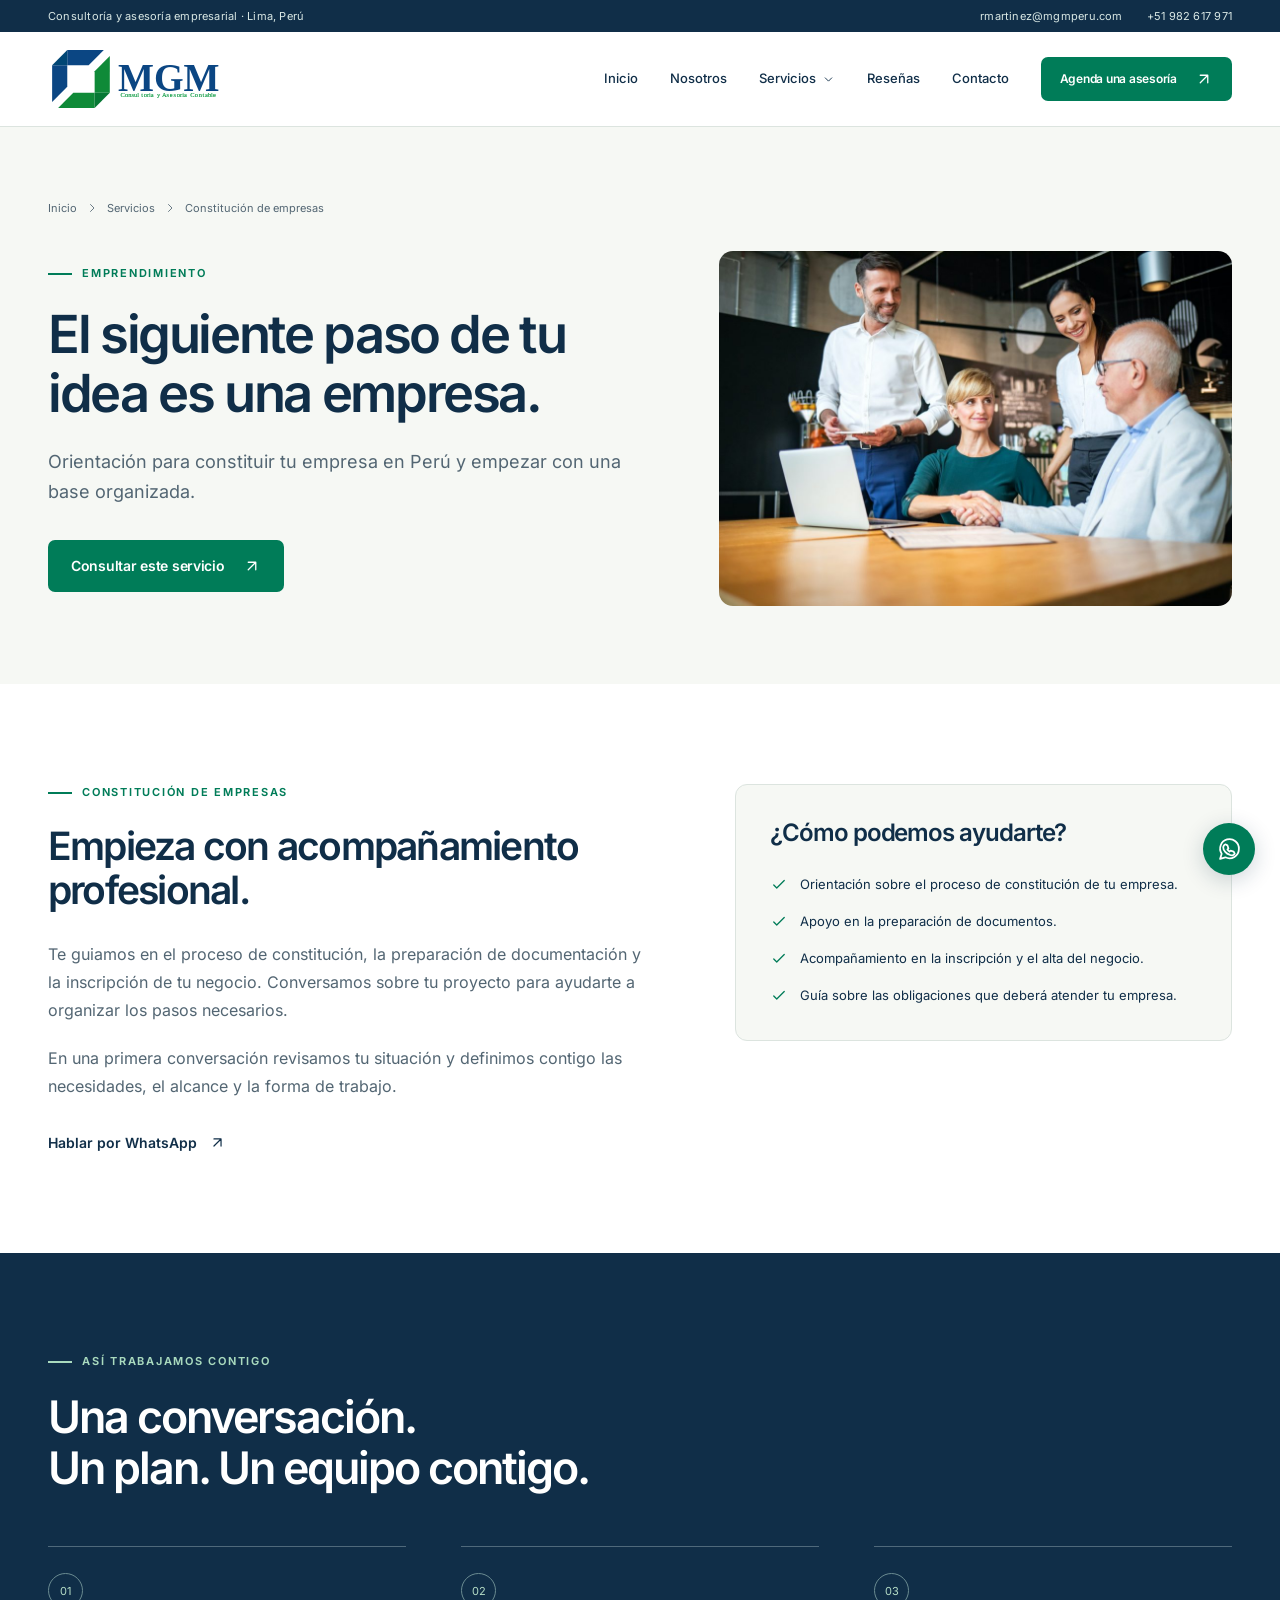
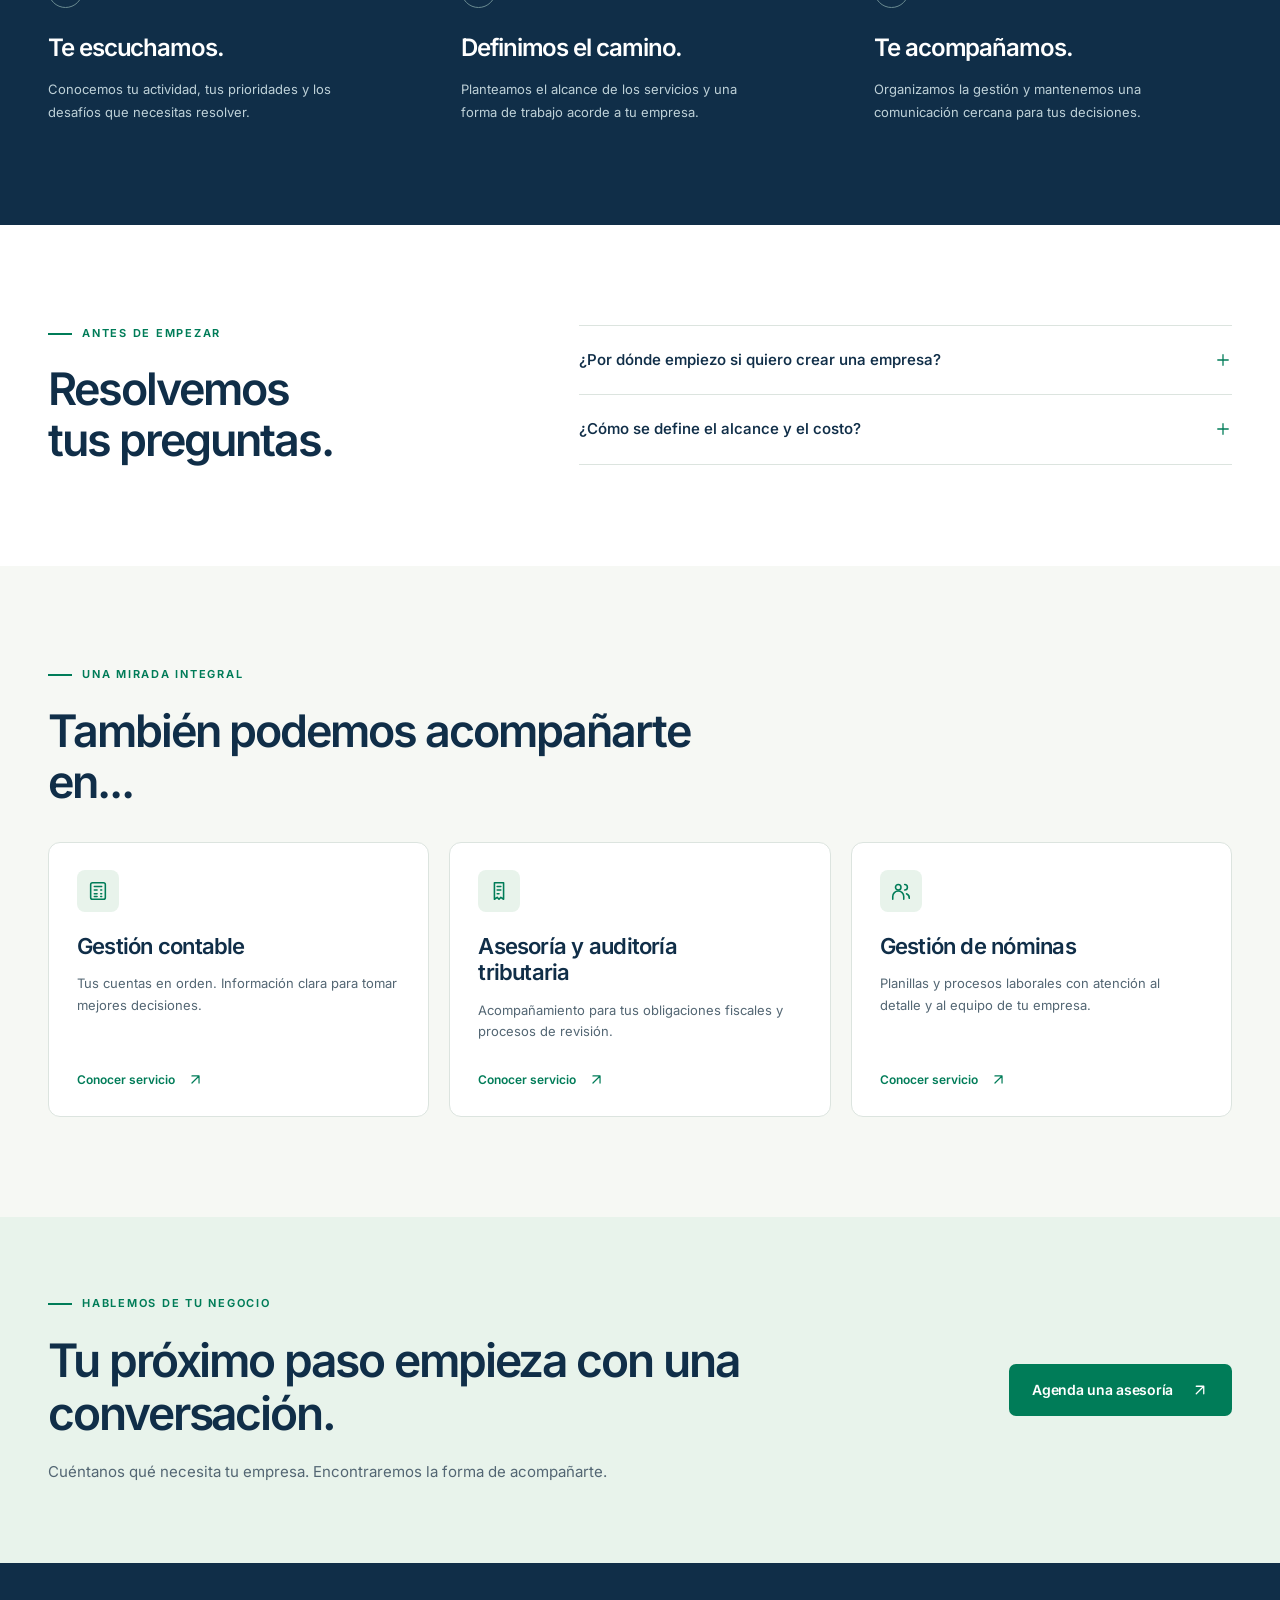
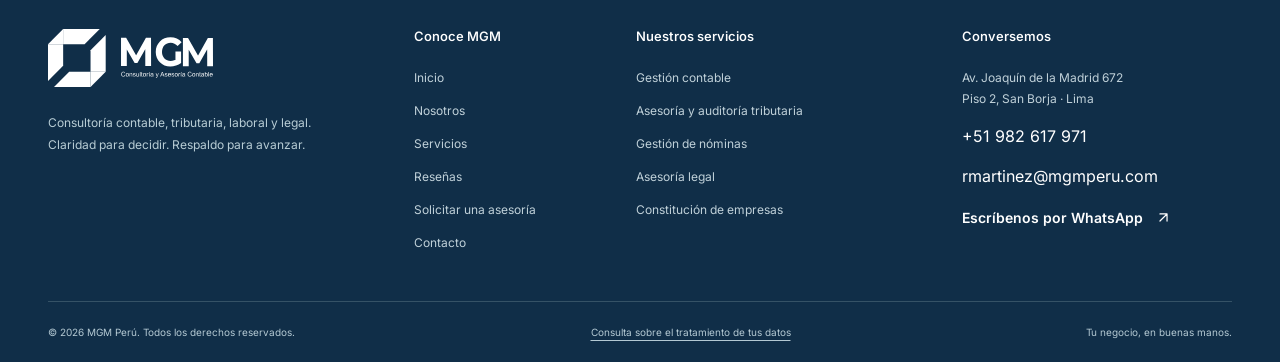
<file: servicios/creacion-de-empresa-ruc-20.html>
<!DOCTYPE html>
<html lang="es-PE">
  <head>
    <meta charset="utf-8">
    <meta name="viewport" content="width=device-width,initial-scale=1">
    <title>Constitución de empresas | MGM Perú</title>
    <meta name="description" content="Orientación para constituir tu empresa en Perú y empezar con una base organizada. Solicita una asesoría con MGM Perú.">
    <meta name="robots" content="noindex,nofollow">
    <link rel="stylesheet" href="../assets/css/estilos.css">
  </head>
  <body>
    <div class="mgm" data-mgm-page="creacion-de-empresa-ruc-20">
      <a class="m-skip" href="#mgm-contenido">Ir al contenido</a>
      <div class="m-topbar">
        <div class="m-container m-topbar-inner">
          <span>Consultoría y asesoría empresarial · Lima, Perú</span>
          <div class="m-topbar-links">
            <a href="mailto:rmartinez@mgmperu.com">rmartinez@mgmperu.com</a>
            <a href="tel:+51982617971">+51 982 617 971</a>
          </div>
        </div>
      </div>
      <header class="m-header">
        <div class="m-container m-header-inner">
          <a class="m-logo" href="../index.html" aria-label="MGM Perú, inicio">
            <img src="../assets/img/marca/logo-mgm.svg" alt="MGM Perú" class="" loading="eager" decoding="async">
          </a>
          <nav class="m-nav" aria-label="Navegación principal">
            <a class="m-nav-link" href="../index.html">Inicio</a>
            <a class="m-nav-link" href="../nosotros.html">Nosotros</a>
            <details class="m-nav-services">
              <summary class="m-nav-link">Servicios<svg xmlns="http://www.w3.org/2000/svg" viewbox="0 0 24 24" aria-hidden="true">
                  <path d="m6 9 6 6 6-6"></path>
                </svg>
              </summary>
              <div class="m-dropdown">
                <a href="gestion-contable.html">Gestión contable</a>
                <a href="asesoria-y-auditoria-tributaria.html">Asesoría y auditoría tributaria</a>
                <a href="gestion-de-nominas.html">Gestión de nóminas</a>
                <a href="asesoria-legal.html">Asesoría legal</a>
                <a href="creacion-de-empresa-ruc-20.html">Constitución de empresas</a>
                <a href="../servicios.html">Ver todos los servicios <svg xmlns="http://www.w3.org/2000/svg" viewbox="0 0 24 24" aria-hidden="true">
                    <path d="M7 17 17 7M7 7h10v10"></path>
                  </svg>
                </a>
              </div>
            </details>
            <a class="m-nav-link" href="../resenas.html">Reseñas</a>
            <a class="m-nav-link" href="../contacto.html">Contacto</a>
            <a class="m-btn m-btn-primary" href="../agenda.html" data-mgm-book="1">Agenda una asesoría<svg xmlns="http://www.w3.org/2000/svg" viewbox="0 0 24 24" aria-hidden="true">
                <path d="M7 17 17 7M7 7h10v10"></path>
              </svg>
            </a>
          </nav>
          <button type="button" class="m-menu-button" aria-label="Abrir menú" aria-expanded="false" aria-controls="mgm-navegacion-movil" data-mgm-menu="1">
            <svg xmlns="http://www.w3.org/2000/svg" viewbox="0 0 24 24" aria-hidden="true">
              <path d="M4 6h16M4 12h16M4 18h16"></path>
            </svg>
          </button>
        </div>
        <nav id="mgm-navegacion-movil" class="m-mobile-nav" aria-label="Navegación móvil" data-mgm-mobile="1" hidden>
          <a href="../index.html">Inicio</a>
          <a href="../nosotros.html">Nosotros</a>
          <details>
            <summary>Servicios</summary>
            <a href="gestion-contable.html">Gestión contable</a>
            <a href="asesoria-y-auditoria-tributaria.html">Asesoría y auditoría tributaria</a>
            <a href="gestion-de-nominas.html">Gestión de nóminas</a>
            <a href="asesoria-legal.html">Asesoría legal</a>
            <a href="creacion-de-empresa-ruc-20.html">Constitución de empresas</a>
            <a href="../servicios.html">Ver todos los servicios</a>
          </details>
          <a href="../resenas.html">Reseñas</a>
          <a href="../contacto.html">Contacto</a>
          <a class="m-btn m-btn-primary" href="../agenda.html" data-mgm-book="1">Agenda una asesoría<svg xmlns="http://www.w3.org/2000/svg" viewbox="0 0 24 24" aria-hidden="true">
              <path d="M7 17 17 7M7 7h10v10"></path>
            </svg>
          </a>
        </nav>
      </header>
      <section class="m-promo" data-mgm-promotion="1" aria-label="Campaña vigente" hidden>
        <div class="m-container m-promo-inner">
          <div>
            <strong data-promo-title="1"></strong>
            <p data-promo-description="1"></p>
          </div>
          <a class="m-btn m-btn-primary" href="../agenda.html" data-mgm-book="1">Consultar campaña<svg xmlns="http://www.w3.org/2000/svg" viewbox="0 0 24 24" aria-hidden="true">
              <path d="M7 17 17 7M7 7h10v10"></path>
            </svg>
          </a>
        </div>
      </section>
      <main id="mgm-contenido" tabindex="-1">
        <section class="m-page-hero">
          <div class="m-container">
            <nav class="m-breadcrumb" aria-label="Ruta de navegación">
              <a href="../index.html">Inicio</a>
              <svg xmlns="http://www.w3.org/2000/svg" viewbox="0 0 24 24" aria-hidden="true">
                <path d="m9 5 7 7-7 7"></path>
              </svg>
              <a href="../servicios.html">Servicios</a>
              <svg xmlns="http://www.w3.org/2000/svg" viewbox="0 0 24 24" aria-hidden="true">
                <path d="m9 5 7 7-7 7"></path>
              </svg>
              <span aria-current="page">Constitución de empresas</span>
            </nav>
            <div class="m-service-hero">
              <div>
                <span class="m-eyebrow">EMPRENDIMIENTO</span>
                <h1>El siguiente paso de tu idea es una empresa.</h1>
                <p class="m-lead">Orientación para constituir tu empresa en Perú y empezar con una base organizada.</p>
                <div class="m-actions">
                  <a class="m-btn m-btn-primary" href="../agenda.html?servicio=creacion-de-empresa-ruc-20" data-mgm-book="1">Consultar este servicio<svg xmlns="http://www.w3.org/2000/svg" viewbox="0 0 24 24" aria-hidden="true">
                      <path d="M7 17 17 7M7 7h10v10"></path>
                    </svg>
                  </a>
                </div>
              </div>
              <img src="../assets/img/servicios/constitucion-empresa.jpg" alt="Imagen referencial de constitución de empresas" class="m-service-hero-image" loading="eager" decoding="async">
            </div>
          </div>
        </section>
        <section class="m-section">
          <div class="m-container m-detail-grid">
            <div class="m-detail-copy">
              <span class="m-eyebrow">Constitución de empresas</span>
              <h2 class="m-heading">Empieza con acompañamiento profesional.</h2>
              <p class="m-body">Te guiamos en el proceso de constitución, la preparación de documentación y la inscripción de tu negocio. Conversamos sobre tu proyecto para ayudarte a organizar los pasos necesarios.</p>
              <p class="m-body">En una primera conversación revisamos tu situación y definimos contigo las necesidades, el alcance y la forma de trabajo.</p>
              <div class="m-actions">
                <a class="m-text-link" href="https://wa.me/51982617971" target="_blank" rel="noopener noreferrer" data-mgm-whatsapp="Hola MGM, quisiera información sobre constitución de empresas.">Hablar por WhatsApp<svg xmlns="http://www.w3.org/2000/svg" viewbox="0 0 24 24" aria-hidden="true">
                    <path d="M7 17 17 7M7 7h10v10"></path>
                  </svg>
                </a>
              </div>
            </div>
            <aside class="m-includes">
              <h3>¿Cómo podemos ayudarte?</h3>
              <ul class="m-check-list">
                <li>
                  <svg xmlns="http://www.w3.org/2000/svg" viewbox="0 0 24 24" aria-hidden="true">
                    <path d="m5 12 4 4L19 6"></path>
                  </svg>
                  <span>Orientación sobre el proceso de constitución de tu empresa.</span>
                </li>
                <li>
                  <svg xmlns="http://www.w3.org/2000/svg" viewbox="0 0 24 24" aria-hidden="true">
                    <path d="m5 12 4 4L19 6"></path>
                  </svg>
                  <span>Apoyo en la preparación de documentos.</span>
                </li>
                <li>
                  <svg xmlns="http://www.w3.org/2000/svg" viewbox="0 0 24 24" aria-hidden="true">
                    <path d="m5 12 4 4L19 6"></path>
                  </svg>
                  <span>Acompañamiento en la inscripción y el alta del negocio.</span>
                </li>
                <li>
                  <svg xmlns="http://www.w3.org/2000/svg" viewbox="0 0 24 24" aria-hidden="true">
                    <path d="m5 12 4 4L19 6"></path>
                  </svg>
                  <span>Guía sobre las obligaciones que deberá atender tu empresa.</span>
                </li>
              </ul>
            </aside>
          </div>
        </section>
        <section class="m-section m-dark">
          <div class="m-container">
            <span class="m-eyebrow">ASÍ TRABAJAMOS CONTIGO</span>
            <h2 class="m-heading m-process-heading">Una conversación.<br>Un plan. Un equipo contigo.</h2>
            <div class="m-process">
              <article class="m-process-step">
                <span>01</span>
                <h3>Te escuchamos.</h3>
                <p>Conocemos tu actividad, tus prioridades y los desafíos que necesitas resolver.</p>
              </article>
              <article class="m-process-step">
                <span>02</span>
                <h3>Definimos el camino.</h3>
                <p>Planteamos el alcance de los servicios y una forma de trabajo acorde a tu empresa.</p>
              </article>
              <article class="m-process-step">
                <span>03</span>
                <h3>Te acompañamos.</h3>
                <p>Organizamos la gestión y mantenemos una comunicación cercana para tus decisiones.</p>
              </article>
            </div>
          </div>
        </section>
        <section class="m-section">
          <div class="m-container m-faq-grid">
            <div>
              <span class="m-eyebrow">ANTES DE EMPEZAR</span>
              <h2 class="m-heading">Resolvemos<br>tus preguntas.</h2>
            </div>
            <div class="m-faq-list">
              <details>
                <summary>¿Por dónde empiezo si quiero crear una empresa?<svg xmlns="http://www.w3.org/2000/svg" viewbox="0 0 24 24" aria-hidden="true">
                    <path d="M12 5v14M5 12h14"></path>
                  </svg>
                </summary>
                <p>Cuéntanos sobre tu idea, tu actividad y lo que necesitas poner en marcha. A partir de esa conversación te orientaremos sobre el proceso y el alcance del acompañamiento.</p>
              </details>
              <details>
                <summary>¿Cómo se define el alcance y el costo?<svg xmlns="http://www.w3.org/2000/svg" viewbox="0 0 24 24" aria-hidden="true">
                    <path d="M12 5v14M5 12h14"></path>
                  </svg>
                </summary>
                <p>El alcance se plantea a partir de las necesidades y la situación de tu empresa. MGM te confirmará las condiciones del servicio antes de iniciar.</p>
              </details>
            </div>
          </div>
        </section>
        <section class="m-section m-soft">
          <div class="m-container">
            <span class="m-eyebrow">UNA MIRADA INTEGRAL</span>
            <h2 class="m-heading">También podemos acompañarte en...</h2>
            <div class="m-related-grid">
              <article class="m-service-card">
                <span class="m-service-icon">
                  <svg xmlns="http://www.w3.org/2000/svg" viewbox="0 0 24 24" aria-hidden="true">
                    <rect x="4" y="3" width="16" height="18" rx="2"></rect>
                    <path d="M8 7h8M8 11h3M15 11h1M8 15h3M15 15h1M8 18h3M15 18h1"></path>
                  </svg>
                </span>
                <h3>Gestión contable</h3>
                <p>Tus cuentas en orden. Información clara para tomar mejores decisiones.</p>
                <a class="m-text-link" href="gestion-contable.html">Conocer servicio<svg xmlns="http://www.w3.org/2000/svg" viewbox="0 0 24 24" aria-hidden="true">
                    <path d="M7 17 17 7M7 7h10v10"></path>
                  </svg>
                </a>
              </article>
              <article class="m-service-card">
                <span class="m-service-icon">
                  <svg xmlns="http://www.w3.org/2000/svg" viewbox="0 0 24 24" aria-hidden="true">
                    <path d="M7 3h10v18l-3-2-2 2-2-2-3 2V3Z"></path>
                    <path d="M10 7h4M10 11h4M10 15h2"></path>
                  </svg>
                </span>
                <h3>Asesoría y auditoría tributaria</h3>
                <p>Acompañamiento para tus obligaciones fiscales y procesos de revisión.</p>
                <a class="m-text-link" href="asesoria-y-auditoria-tributaria.html">Conocer servicio<svg xmlns="http://www.w3.org/2000/svg" viewbox="0 0 24 24" aria-hidden="true">
                    <path d="M7 17 17 7M7 7h10v10"></path>
                  </svg>
                </a>
              </article>
              <article class="m-service-card">
                <span class="m-service-icon">
                  <svg xmlns="http://www.w3.org/2000/svg" viewbox="0 0 24 24" aria-hidden="true">
                    <circle cx="9" cy="8" r="3"></circle>
                    <path d="M3 21v-3a6 6 0 0 1 12 0v3M16 5a3 3 0 0 1 0 6M18 15a5 5 0 0 1 3 5"></path>
                  </svg>
                </span>
                <h3>Gestión de nóminas</h3>
                <p>Planillas y procesos laborales con atención al detalle y al equipo de tu empresa.</p>
                <a class="m-text-link" href="gestion-de-nominas.html">Conocer servicio<svg xmlns="http://www.w3.org/2000/svg" viewbox="0 0 24 24" aria-hidden="true">
                    <path d="M7 17 17 7M7 7h10v10"></path>
                  </svg>
                </a>
              </article>
            </div>
          </div>
        </section>
        <section class="m-cta">
          <div class="m-container m-cta-inner">
            <div>
              <span class="m-eyebrow">HABLEMOS DE TU NEGOCIO</span>
              <h2>Tu próximo paso empieza con una conversación.</h2>
              <p>Cuéntanos qué necesita tu empresa. Encontraremos la forma de acompañarte.</p>
            </div>
            <a class="m-btn m-btn-primary" href="../agenda.html" data-mgm-book="1">Agenda una asesoría<svg xmlns="http://www.w3.org/2000/svg" viewbox="0 0 24 24" aria-hidden="true">
                <path d="M7 17 17 7M7 7h10v10"></path>
              </svg>
            </a>
          </div>
        </section>
      </main>
      <footer class="m-footer">
        <div class="m-container">
          <div class="m-footer-grid">
            <div>
              <img src="../assets/img/marca/logo-mgm-blanco.svg" alt="MGM Perú" class="m-footer-logo" loading="lazy" decoding="async">
              <p class="m-footer-description">Consultoría contable, tributaria, laboral y legal. Claridad para decidir. Respaldo para avanzar.</p>
            </div>
            <div>
              <h3>Conoce MGM</h3>
              <ul>
                <li>
                  <a href="../index.html">Inicio</a>
                </li>
                <li>
                  <a href="../nosotros.html">Nosotros</a>
                </li>
                <li>
                  <a href="../servicios.html">Servicios</a>
                </li>
                <li>
                  <a href="../resenas.html">Reseñas</a>
                </li>
                <li>
                  <a href="../agenda.html">Solicitar una asesoría</a>
                </li>
                <li>
                  <a href="../contacto.html">Contacto</a>
                </li>
              </ul>
            </div>
            <div>
              <h3>Nuestros servicios</h3>
              <ul>
                <li>
                  <a href="gestion-contable.html">Gestión contable</a>
                </li>
                <li>
                  <a href="asesoria-y-auditoria-tributaria.html">Asesoría y auditoría tributaria</a>
                </li>
                <li>
                  <a href="gestion-de-nominas.html">Gestión de nóminas</a>
                </li>
                <li>
                  <a href="asesoria-legal.html">Asesoría legal</a>
                </li>
                <li>
                  <a href="creacion-de-empresa-ruc-20.html">Constitución de empresas</a>
                </li>
              </ul>
            </div>
            <div>
              <h3>Conversemos</h3>
              <address class="m-contact-line">Av. Joaquín de la Madrid 672<br>Piso 2, San Borja · Lima</address>
              <p class="m-contact-line">
                <a href="tel:+51982617971">+51 982 617 971</a>
              </p>
              <p class="m-contact-line">
                <a href="mailto:rmartinez@mgmperu.com">rmartinez@mgmperu.com</a>
              </p>
              <a class="m-text-link" href="https://wa.me/51982617971" target="_blank" rel="noopener noreferrer" data-mgm-whatsapp="Hola MGM, quisiera conversar sobre sus servicios.">Escríbenos por WhatsApp<svg xmlns="http://www.w3.org/2000/svg" viewbox="0 0 24 24" aria-hidden="true">
                  <path d="M7 17 17 7M7 7h10v10"></path>
                </svg>
              </a>
            </div>
          </div>
          <div class="m-footer-bottom">
            <span>© 2026 MGM Perú. Todos los derechos reservados.</span>
            <a href="mailto:rmartinez@mgmperu.com?subject=Consulta%20sobre%20mis%20datos">Consulta sobre el tratamiento de tus datos</a>
            <span>Tu negocio, en buenas manos.</span>
          </div>
        </div>
      </footer>
      <a class="m-floating-wa" href="https://wa.me/51982617971" aria-label="Contactar a MGM por WhatsApp" target="_blank" rel="noopener noreferrer" data-mgm-whatsapp="Hola MGM, quisiera información sobre sus servicios.">
        <svg xmlns="http://www.w3.org/2000/svg" viewbox="0 0 24 24" aria-hidden="true">
          <path d="M21 11.5a9 9 0 0 1-13 8L3 21l1.5-5A9 9 0 1 1 21 11.5Z"></path>
          <path d="m8 7 2 1 1 3-1 1a10 10 0 0 0 2 2l1-1 3 1 1 2c-1 2-3 2-5 1-3-1-6-4-6-7 0-1 1-3 2-3Z"></path>
        </svg>
      </a>
    </div>
    <script src="../assets/js/config.js"></script>
    <script src="../assets/js/app.js"></script>
  </body>
</html>
</file>
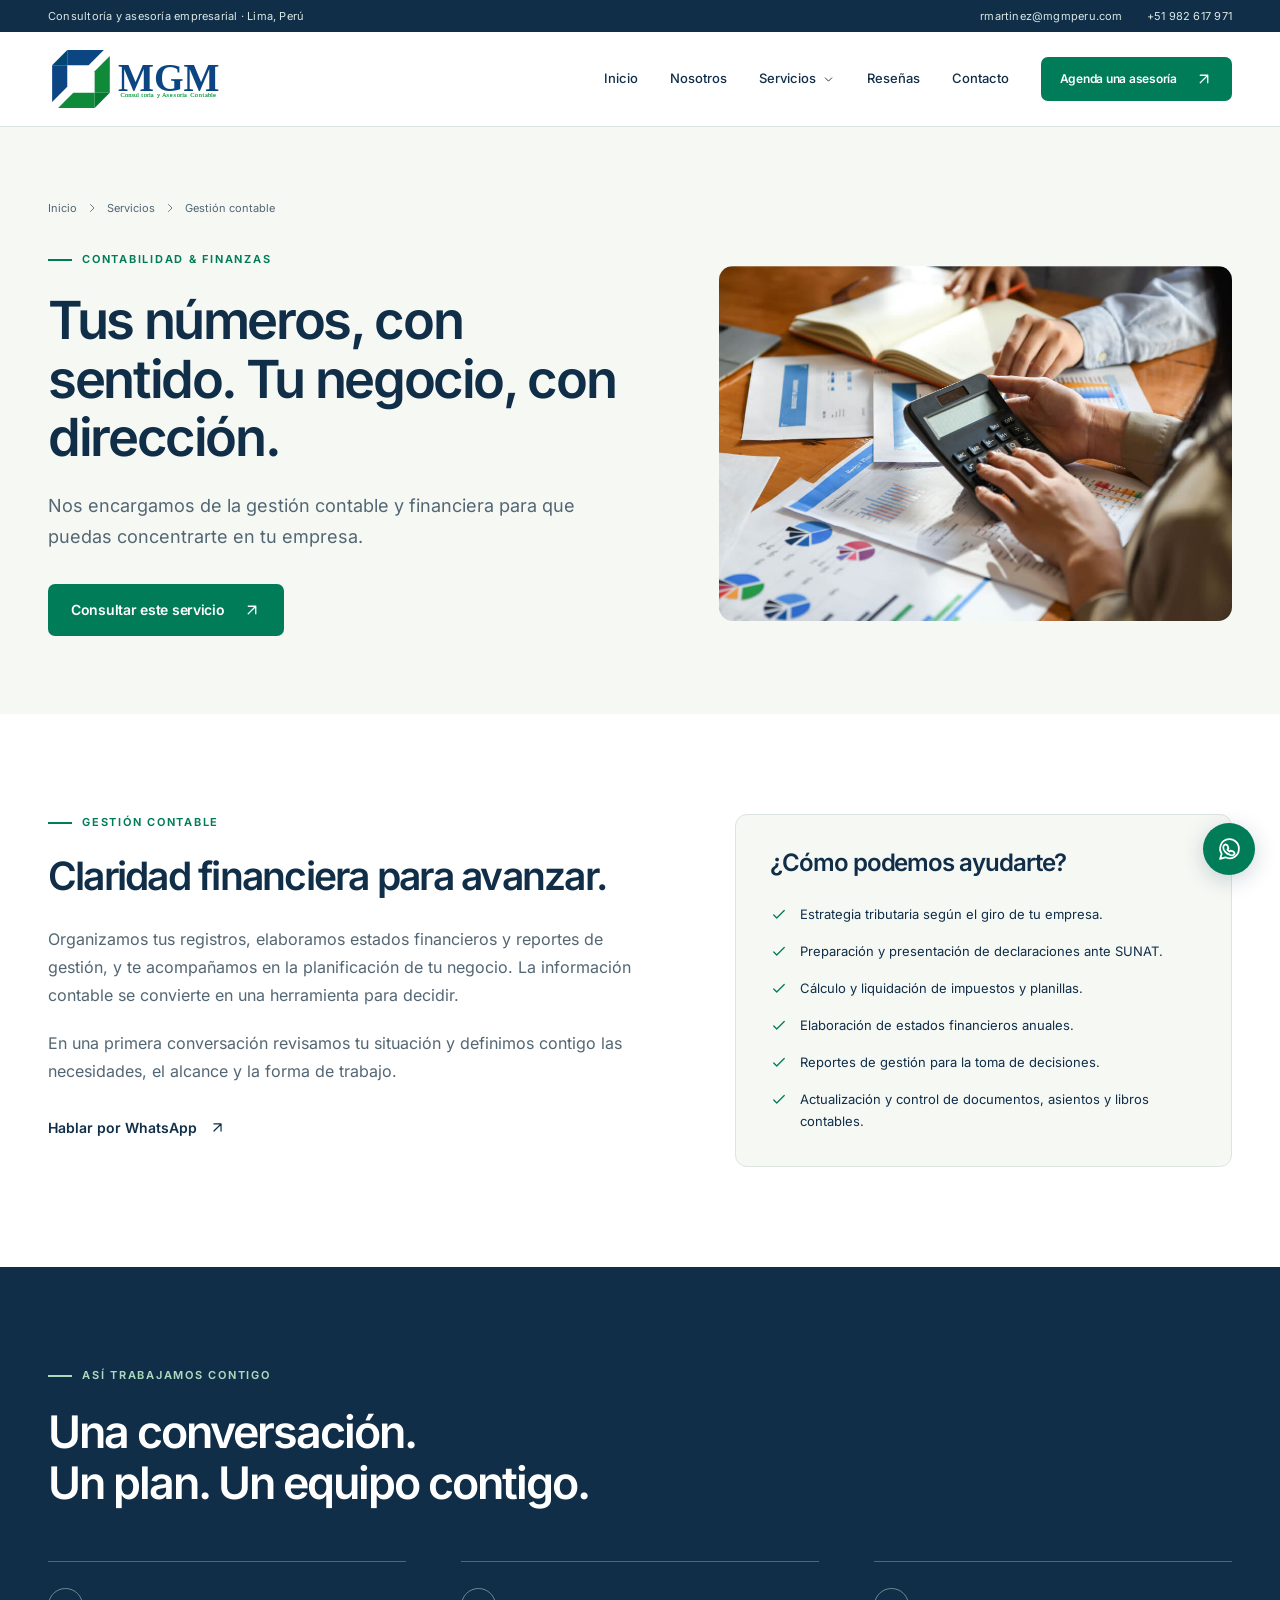
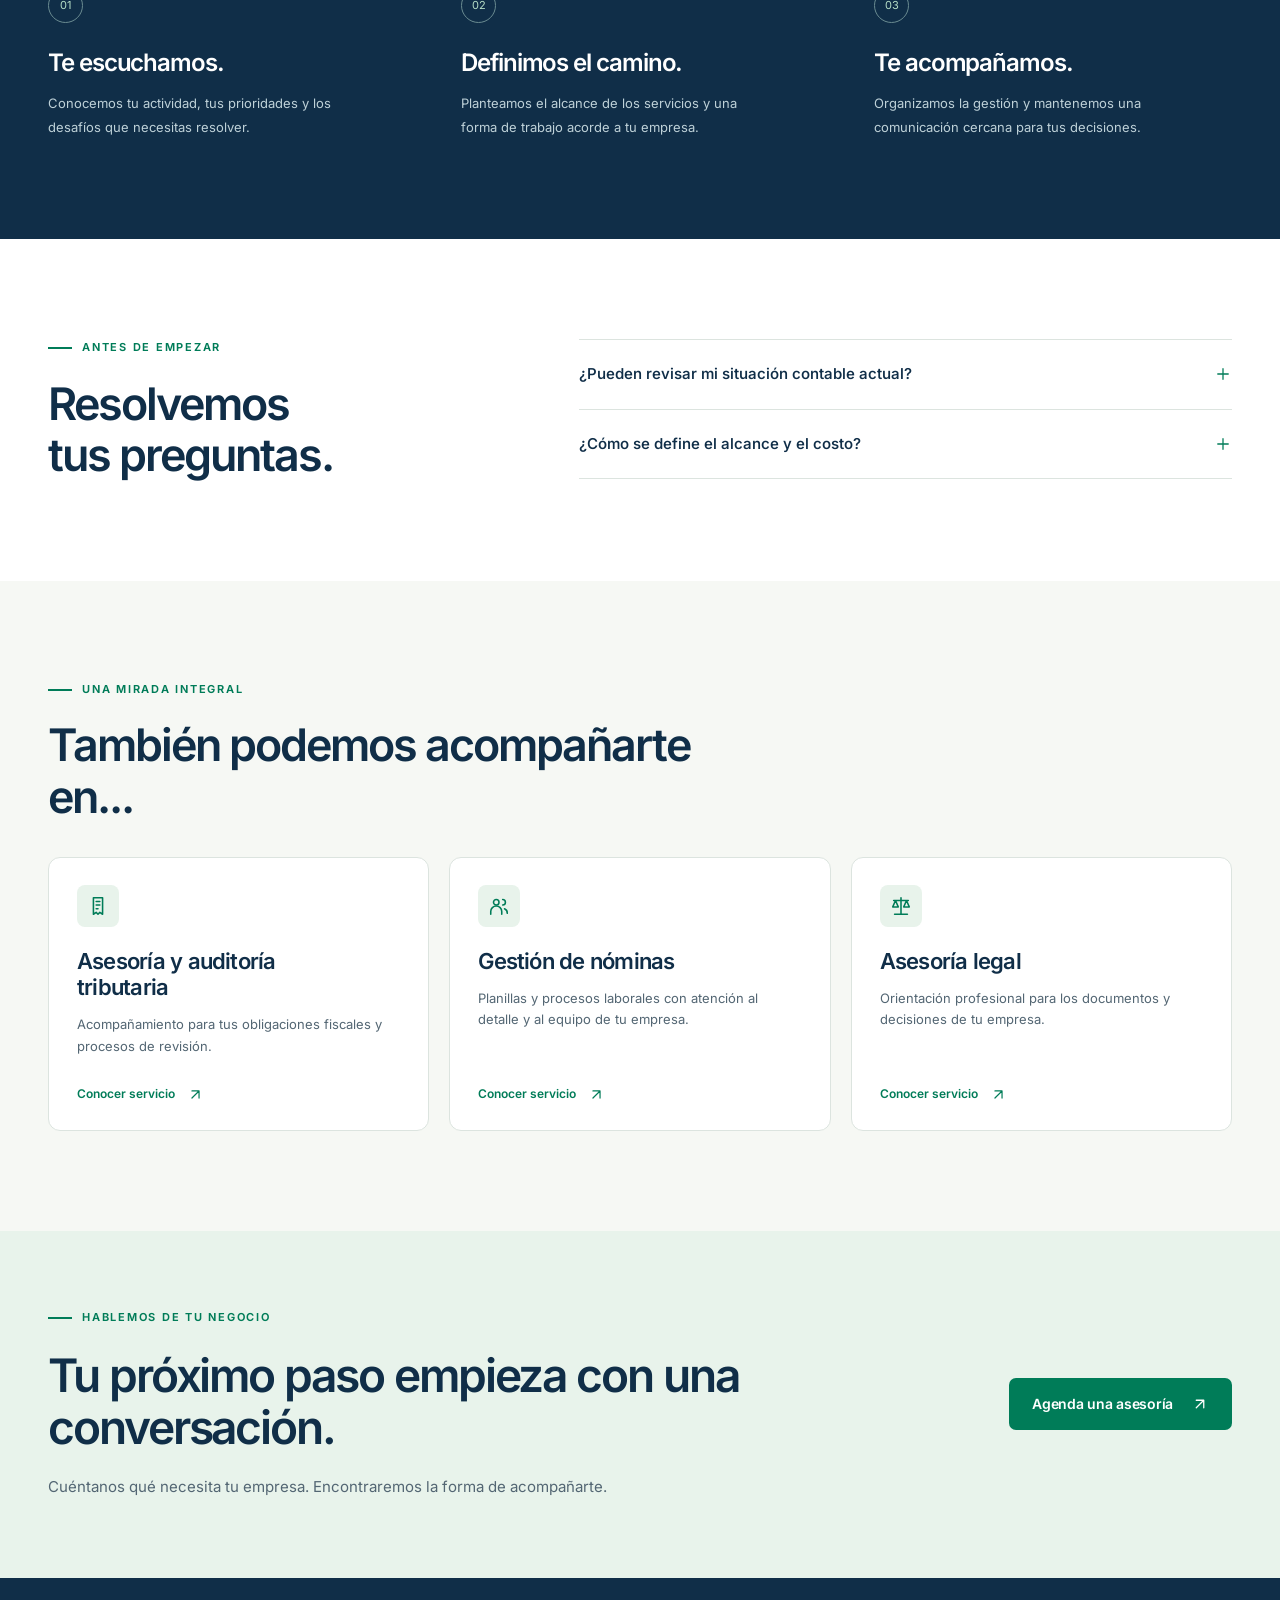
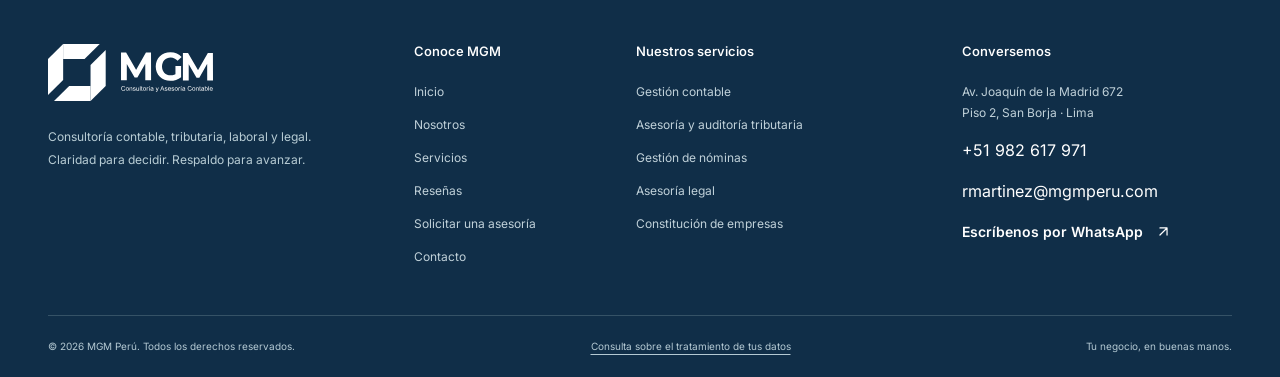
<file: servicios/gestion-contable.html>
<!DOCTYPE html>
<html lang="es-PE">
  <head>
    <meta charset="utf-8">
    <meta name="viewport" content="width=device-width,initial-scale=1">
    <title>Gestión contable | MGM Perú</title>
    <meta name="description" content="Nos encargamos de la gestión contable y financiera para que puedas concentrarte en tu empresa. Solicita una asesoría con MGM Perú.">
    <meta name="robots" content="noindex,nofollow">
    <link rel="stylesheet" href="../assets/css/estilos.css">
  </head>
  <body>
    <div class="mgm" data-mgm-page="gestion-contable">
      <a class="m-skip" href="#mgm-contenido">Ir al contenido</a>
      <div class="m-topbar">
        <div class="m-container m-topbar-inner">
          <span>Consultoría y asesoría empresarial · Lima, Perú</span>
          <div class="m-topbar-links">
            <a href="mailto:rmartinez@mgmperu.com">rmartinez@mgmperu.com</a>
            <a href="tel:+51982617971">+51 982 617 971</a>
          </div>
        </div>
      </div>
      <header class="m-header">
        <div class="m-container m-header-inner">
          <a class="m-logo" href="../index.html" aria-label="MGM Perú, inicio">
            <img src="../assets/img/marca/logo-mgm.svg" alt="MGM Perú" class="" loading="eager" decoding="async">
          </a>
          <nav class="m-nav" aria-label="Navegación principal">
            <a class="m-nav-link" href="../index.html">Inicio</a>
            <a class="m-nav-link" href="../nosotros.html">Nosotros</a>
            <details class="m-nav-services">
              <summary class="m-nav-link">Servicios<svg xmlns="http://www.w3.org/2000/svg" viewbox="0 0 24 24" aria-hidden="true">
                  <path d="m6 9 6 6 6-6"></path>
                </svg>
              </summary>
              <div class="m-dropdown">
                <a href="gestion-contable.html">Gestión contable</a>
                <a href="asesoria-y-auditoria-tributaria.html">Asesoría y auditoría tributaria</a>
                <a href="gestion-de-nominas.html">Gestión de nóminas</a>
                <a href="asesoria-legal.html">Asesoría legal</a>
                <a href="creacion-de-empresa-ruc-20.html">Constitución de empresas</a>
                <a href="../servicios.html">Ver todos los servicios <svg xmlns="http://www.w3.org/2000/svg" viewbox="0 0 24 24" aria-hidden="true">
                    <path d="M7 17 17 7M7 7h10v10"></path>
                  </svg>
                </a>
              </div>
            </details>
            <a class="m-nav-link" href="../resenas.html">Reseñas</a>
            <a class="m-nav-link" href="../contacto.html">Contacto</a>
            <a class="m-btn m-btn-primary" href="../agenda.html" data-mgm-book="1">Agenda una asesoría<svg xmlns="http://www.w3.org/2000/svg" viewbox="0 0 24 24" aria-hidden="true">
                <path d="M7 17 17 7M7 7h10v10"></path>
              </svg>
            </a>
          </nav>
          <button type="button" class="m-menu-button" aria-label="Abrir menú" aria-expanded="false" aria-controls="mgm-navegacion-movil" data-mgm-menu="1">
            <svg xmlns="http://www.w3.org/2000/svg" viewbox="0 0 24 24" aria-hidden="true">
              <path d="M4 6h16M4 12h16M4 18h16"></path>
            </svg>
          </button>
        </div>
        <nav id="mgm-navegacion-movil" class="m-mobile-nav" aria-label="Navegación móvil" data-mgm-mobile="1" hidden>
          <a href="../index.html">Inicio</a>
          <a href="../nosotros.html">Nosotros</a>
          <details>
            <summary>Servicios</summary>
            <a href="gestion-contable.html">Gestión contable</a>
            <a href="asesoria-y-auditoria-tributaria.html">Asesoría y auditoría tributaria</a>
            <a href="gestion-de-nominas.html">Gestión de nóminas</a>
            <a href="asesoria-legal.html">Asesoría legal</a>
            <a href="creacion-de-empresa-ruc-20.html">Constitución de empresas</a>
            <a href="../servicios.html">Ver todos los servicios</a>
          </details>
          <a href="../resenas.html">Reseñas</a>
          <a href="../contacto.html">Contacto</a>
          <a class="m-btn m-btn-primary" href="../agenda.html" data-mgm-book="1">Agenda una asesoría<svg xmlns="http://www.w3.org/2000/svg" viewbox="0 0 24 24" aria-hidden="true">
              <path d="M7 17 17 7M7 7h10v10"></path>
            </svg>
          </a>
        </nav>
      </header>
      <section class="m-promo" data-mgm-promotion="1" aria-label="Campaña vigente" hidden>
        <div class="m-container m-promo-inner">
          <div>
            <strong data-promo-title="1"></strong>
            <p data-promo-description="1"></p>
          </div>
          <a class="m-btn m-btn-primary" href="../agenda.html" data-mgm-book="1">Consultar campaña<svg xmlns="http://www.w3.org/2000/svg" viewbox="0 0 24 24" aria-hidden="true">
              <path d="M7 17 17 7M7 7h10v10"></path>
            </svg>
          </a>
        </div>
      </section>
      <main id="mgm-contenido" tabindex="-1">
        <section class="m-page-hero">
          <div class="m-container">
            <nav class="m-breadcrumb" aria-label="Ruta de navegación">
              <a href="../index.html">Inicio</a>
              <svg xmlns="http://www.w3.org/2000/svg" viewbox="0 0 24 24" aria-hidden="true">
                <path d="m9 5 7 7-7 7"></path>
              </svg>
              <a href="../servicios.html">Servicios</a>
              <svg xmlns="http://www.w3.org/2000/svg" viewbox="0 0 24 24" aria-hidden="true">
                <path d="m9 5 7 7-7 7"></path>
              </svg>
              <span aria-current="page">Gestión contable</span>
            </nav>
            <div class="m-service-hero">
              <div>
                <span class="m-eyebrow">CONTABILIDAD &amp; FINANZAS</span>
                <h1>Tus números, con sentido. Tu negocio, con dirección.</h1>
                <p class="m-lead">Nos encargamos de la gestión contable y financiera para que puedas concentrarte en tu empresa.</p>
                <div class="m-actions">
                  <a class="m-btn m-btn-primary" href="../agenda.html?servicio=gestion-contable" data-mgm-book="1">Consultar este servicio<svg xmlns="http://www.w3.org/2000/svg" viewbox="0 0 24 24" aria-hidden="true">
                      <path d="M7 17 17 7M7 7h10v10"></path>
                    </svg>
                  </a>
                </div>
              </div>
              <img src="../assets/img/servicios/gestion-contable.jpg" alt="Imagen referencial de gestión contable" class="m-service-hero-image" loading="eager" decoding="async">
            </div>
          </div>
        </section>
        <section class="m-section">
          <div class="m-container m-detail-grid">
            <div class="m-detail-copy">
              <span class="m-eyebrow">Gestión contable</span>
              <h2 class="m-heading">Claridad financiera para avanzar.</h2>
              <p class="m-body">Organizamos tus registros, elaboramos estados financieros y reportes de gestión, y te acompañamos en la planificación de tu negocio. La información contable se convierte en una herramienta para decidir.</p>
              <p class="m-body">En una primera conversación revisamos tu situación y definimos contigo las necesidades, el alcance y la forma de trabajo.</p>
              <div class="m-actions">
                <a class="m-text-link" href="https://wa.me/51982617971" target="_blank" rel="noopener noreferrer" data-mgm-whatsapp="Hola MGM, quisiera información sobre gestión contable.">Hablar por WhatsApp<svg xmlns="http://www.w3.org/2000/svg" viewbox="0 0 24 24" aria-hidden="true">
                    <path d="M7 17 17 7M7 7h10v10"></path>
                  </svg>
                </a>
              </div>
            </div>
            <aside class="m-includes">
              <h3>¿Cómo podemos ayudarte?</h3>
              <ul class="m-check-list">
                <li>
                  <svg xmlns="http://www.w3.org/2000/svg" viewbox="0 0 24 24" aria-hidden="true">
                    <path d="m5 12 4 4L19 6"></path>
                  </svg>
                  <span>Estrategia tributaria según el giro de tu empresa.</span>
                </li>
                <li>
                  <svg xmlns="http://www.w3.org/2000/svg" viewbox="0 0 24 24" aria-hidden="true">
                    <path d="m5 12 4 4L19 6"></path>
                  </svg>
                  <span>Preparación y presentación de declaraciones ante SUNAT.</span>
                </li>
                <li>
                  <svg xmlns="http://www.w3.org/2000/svg" viewbox="0 0 24 24" aria-hidden="true">
                    <path d="m5 12 4 4L19 6"></path>
                  </svg>
                  <span>Cálculo y liquidación de impuestos y planillas.</span>
                </li>
                <li>
                  <svg xmlns="http://www.w3.org/2000/svg" viewbox="0 0 24 24" aria-hidden="true">
                    <path d="m5 12 4 4L19 6"></path>
                  </svg>
                  <span>Elaboración de estados financieros anuales.</span>
                </li>
                <li>
                  <svg xmlns="http://www.w3.org/2000/svg" viewbox="0 0 24 24" aria-hidden="true">
                    <path d="m5 12 4 4L19 6"></path>
                  </svg>
                  <span>Reportes de gestión para la toma de decisiones.</span>
                </li>
                <li>
                  <svg xmlns="http://www.w3.org/2000/svg" viewbox="0 0 24 24" aria-hidden="true">
                    <path d="m5 12 4 4L19 6"></path>
                  </svg>
                  <span>Actualización y control de documentos, asientos y libros contables.</span>
                </li>
              </ul>
            </aside>
          </div>
        </section>
        <section class="m-section m-dark">
          <div class="m-container">
            <span class="m-eyebrow">ASÍ TRABAJAMOS CONTIGO</span>
            <h2 class="m-heading m-process-heading">Una conversación.<br>Un plan. Un equipo contigo.</h2>
            <div class="m-process">
              <article class="m-process-step">
                <span>01</span>
                <h3>Te escuchamos.</h3>
                <p>Conocemos tu actividad, tus prioridades y los desafíos que necesitas resolver.</p>
              </article>
              <article class="m-process-step">
                <span>02</span>
                <h3>Definimos el camino.</h3>
                <p>Planteamos el alcance de los servicios y una forma de trabajo acorde a tu empresa.</p>
              </article>
              <article class="m-process-step">
                <span>03</span>
                <h3>Te acompañamos.</h3>
                <p>Organizamos la gestión y mantenemos una comunicación cercana para tus decisiones.</p>
              </article>
            </div>
          </div>
        </section>
        <section class="m-section">
          <div class="m-container m-faq-grid">
            <div>
              <span class="m-eyebrow">ANTES DE EMPEZAR</span>
              <h2 class="m-heading">Resolvemos<br>tus preguntas.</h2>
            </div>
            <div class="m-faq-list">
              <details>
                <summary>¿Pueden revisar mi situación contable actual?<svg xmlns="http://www.w3.org/2000/svg" viewbox="0 0 24 24" aria-hidden="true">
                    <path d="M12 5v14M5 12h14"></path>
                  </svg>
                </summary>
                <p>Sí. Una primera conversación nos permite conocer tu actividad, cómo llevas tus registros y qué apoyo necesitas. El alcance se define a partir de esa revisión.</p>
              </details>
              <details>
                <summary>¿Cómo se define el alcance y el costo?<svg xmlns="http://www.w3.org/2000/svg" viewbox="0 0 24 24" aria-hidden="true">
                    <path d="M12 5v14M5 12h14"></path>
                  </svg>
                </summary>
                <p>El alcance se plantea a partir de las necesidades y la situación de tu empresa. MGM te confirmará las condiciones del servicio antes de iniciar.</p>
              </details>
            </div>
          </div>
        </section>
        <section class="m-section m-soft">
          <div class="m-container">
            <span class="m-eyebrow">UNA MIRADA INTEGRAL</span>
            <h2 class="m-heading">También podemos acompañarte en...</h2>
            <div class="m-related-grid">
              <article class="m-service-card">
                <span class="m-service-icon">
                  <svg xmlns="http://www.w3.org/2000/svg" viewbox="0 0 24 24" aria-hidden="true">
                    <path d="M7 3h10v18l-3-2-2 2-2-2-3 2V3Z"></path>
                    <path d="M10 7h4M10 11h4M10 15h2"></path>
                  </svg>
                </span>
                <h3>Asesoría y auditoría tributaria</h3>
                <p>Acompañamiento para tus obligaciones fiscales y procesos de revisión.</p>
                <a class="m-text-link" href="asesoria-y-auditoria-tributaria.html">Conocer servicio<svg xmlns="http://www.w3.org/2000/svg" viewbox="0 0 24 24" aria-hidden="true">
                    <path d="M7 17 17 7M7 7h10v10"></path>
                  </svg>
                </a>
              </article>
              <article class="m-service-card">
                <span class="m-service-icon">
                  <svg xmlns="http://www.w3.org/2000/svg" viewbox="0 0 24 24" aria-hidden="true">
                    <circle cx="9" cy="8" r="3"></circle>
                    <path d="M3 21v-3a6 6 0 0 1 12 0v3M16 5a3 3 0 0 1 0 6M18 15a5 5 0 0 1 3 5"></path>
                  </svg>
                </span>
                <h3>Gestión de nóminas</h3>
                <p>Planillas y procesos laborales con atención al detalle y al equipo de tu empresa.</p>
                <a class="m-text-link" href="gestion-de-nominas.html">Conocer servicio<svg xmlns="http://www.w3.org/2000/svg" viewbox="0 0 24 24" aria-hidden="true">
                    <path d="M7 17 17 7M7 7h10v10"></path>
                  </svg>
                </a>
              </article>
              <article class="m-service-card">
                <span class="m-service-icon">
                  <svg xmlns="http://www.w3.org/2000/svg" viewbox="0 0 24 24" aria-hidden="true">
                    <path d="M12 3v18M5 21h14M4 6h16M6 6 3 13h6L6 6ZM18 6l-3 7h6l-3-7Z"></path>
                  </svg>
                </span>
                <h3>Asesoría legal</h3>
                <p>Orientación profesional para los documentos y decisiones de tu empresa.</p>
                <a class="m-text-link" href="asesoria-legal.html">Conocer servicio<svg xmlns="http://www.w3.org/2000/svg" viewbox="0 0 24 24" aria-hidden="true">
                    <path d="M7 17 17 7M7 7h10v10"></path>
                  </svg>
                </a>
              </article>
            </div>
          </div>
        </section>
        <section class="m-cta">
          <div class="m-container m-cta-inner">
            <div>
              <span class="m-eyebrow">HABLEMOS DE TU NEGOCIO</span>
              <h2>Tu próximo paso empieza con una conversación.</h2>
              <p>Cuéntanos qué necesita tu empresa. Encontraremos la forma de acompañarte.</p>
            </div>
            <a class="m-btn m-btn-primary" href="../agenda.html" data-mgm-book="1">Agenda una asesoría<svg xmlns="http://www.w3.org/2000/svg" viewbox="0 0 24 24" aria-hidden="true">
                <path d="M7 17 17 7M7 7h10v10"></path>
              </svg>
            </a>
          </div>
        </section>
      </main>
      <footer class="m-footer">
        <div class="m-container">
          <div class="m-footer-grid">
            <div>
              <img src="../assets/img/marca/logo-mgm-blanco.svg" alt="MGM Perú" class="m-footer-logo" loading="lazy" decoding="async">
              <p class="m-footer-description">Consultoría contable, tributaria, laboral y legal. Claridad para decidir. Respaldo para avanzar.</p>
            </div>
            <div>
              <h3>Conoce MGM</h3>
              <ul>
                <li>
                  <a href="../index.html">Inicio</a>
                </li>
                <li>
                  <a href="../nosotros.html">Nosotros</a>
                </li>
                <li>
                  <a href="../servicios.html">Servicios</a>
                </li>
                <li>
                  <a href="../resenas.html">Reseñas</a>
                </li>
                <li>
                  <a href="../agenda.html">Solicitar una asesoría</a>
                </li>
                <li>
                  <a href="../contacto.html">Contacto</a>
                </li>
              </ul>
            </div>
            <div>
              <h3>Nuestros servicios</h3>
              <ul>
                <li>
                  <a href="gestion-contable.html">Gestión contable</a>
                </li>
                <li>
                  <a href="asesoria-y-auditoria-tributaria.html">Asesoría y auditoría tributaria</a>
                </li>
                <li>
                  <a href="gestion-de-nominas.html">Gestión de nóminas</a>
                </li>
                <li>
                  <a href="asesoria-legal.html">Asesoría legal</a>
                </li>
                <li>
                  <a href="creacion-de-empresa-ruc-20.html">Constitución de empresas</a>
                </li>
              </ul>
            </div>
            <div>
              <h3>Conversemos</h3>
              <address class="m-contact-line">Av. Joaquín de la Madrid 672<br>Piso 2, San Borja · Lima</address>
              <p class="m-contact-line">
                <a href="tel:+51982617971">+51 982 617 971</a>
              </p>
              <p class="m-contact-line">
                <a href="mailto:rmartinez@mgmperu.com">rmartinez@mgmperu.com</a>
              </p>
              <a class="m-text-link" href="https://wa.me/51982617971" target="_blank" rel="noopener noreferrer" data-mgm-whatsapp="Hola MGM, quisiera conversar sobre sus servicios.">Escríbenos por WhatsApp<svg xmlns="http://www.w3.org/2000/svg" viewbox="0 0 24 24" aria-hidden="true">
                  <path d="M7 17 17 7M7 7h10v10"></path>
                </svg>
              </a>
            </div>
          </div>
          <div class="m-footer-bottom">
            <span>© 2026 MGM Perú. Todos los derechos reservados.</span>
            <a href="mailto:rmartinez@mgmperu.com?subject=Consulta%20sobre%20mis%20datos">Consulta sobre el tratamiento de tus datos</a>
            <span>Tu negocio, en buenas manos.</span>
          </div>
        </div>
      </footer>
      <a class="m-floating-wa" href="https://wa.me/51982617971" aria-label="Contactar a MGM por WhatsApp" target="_blank" rel="noopener noreferrer" data-mgm-whatsapp="Hola MGM, quisiera información sobre sus servicios.">
        <svg xmlns="http://www.w3.org/2000/svg" viewbox="0 0 24 24" aria-hidden="true">
          <path d="M21 11.5a9 9 0 0 1-13 8L3 21l1.5-5A9 9 0 1 1 21 11.5Z"></path>
          <path d="m8 7 2 1 1 3-1 1a10 10 0 0 0 2 2l1-1 3 1 1 2c-1 2-3 2-5 1-3-1-6-4-6-7 0-1 1-3 2-3Z"></path>
        </svg>
      </a>
    </div>
    <script src="../assets/js/config.js"></script>
    <script src="../assets/js/app.js"></script>
  </body>
</html>
</file>
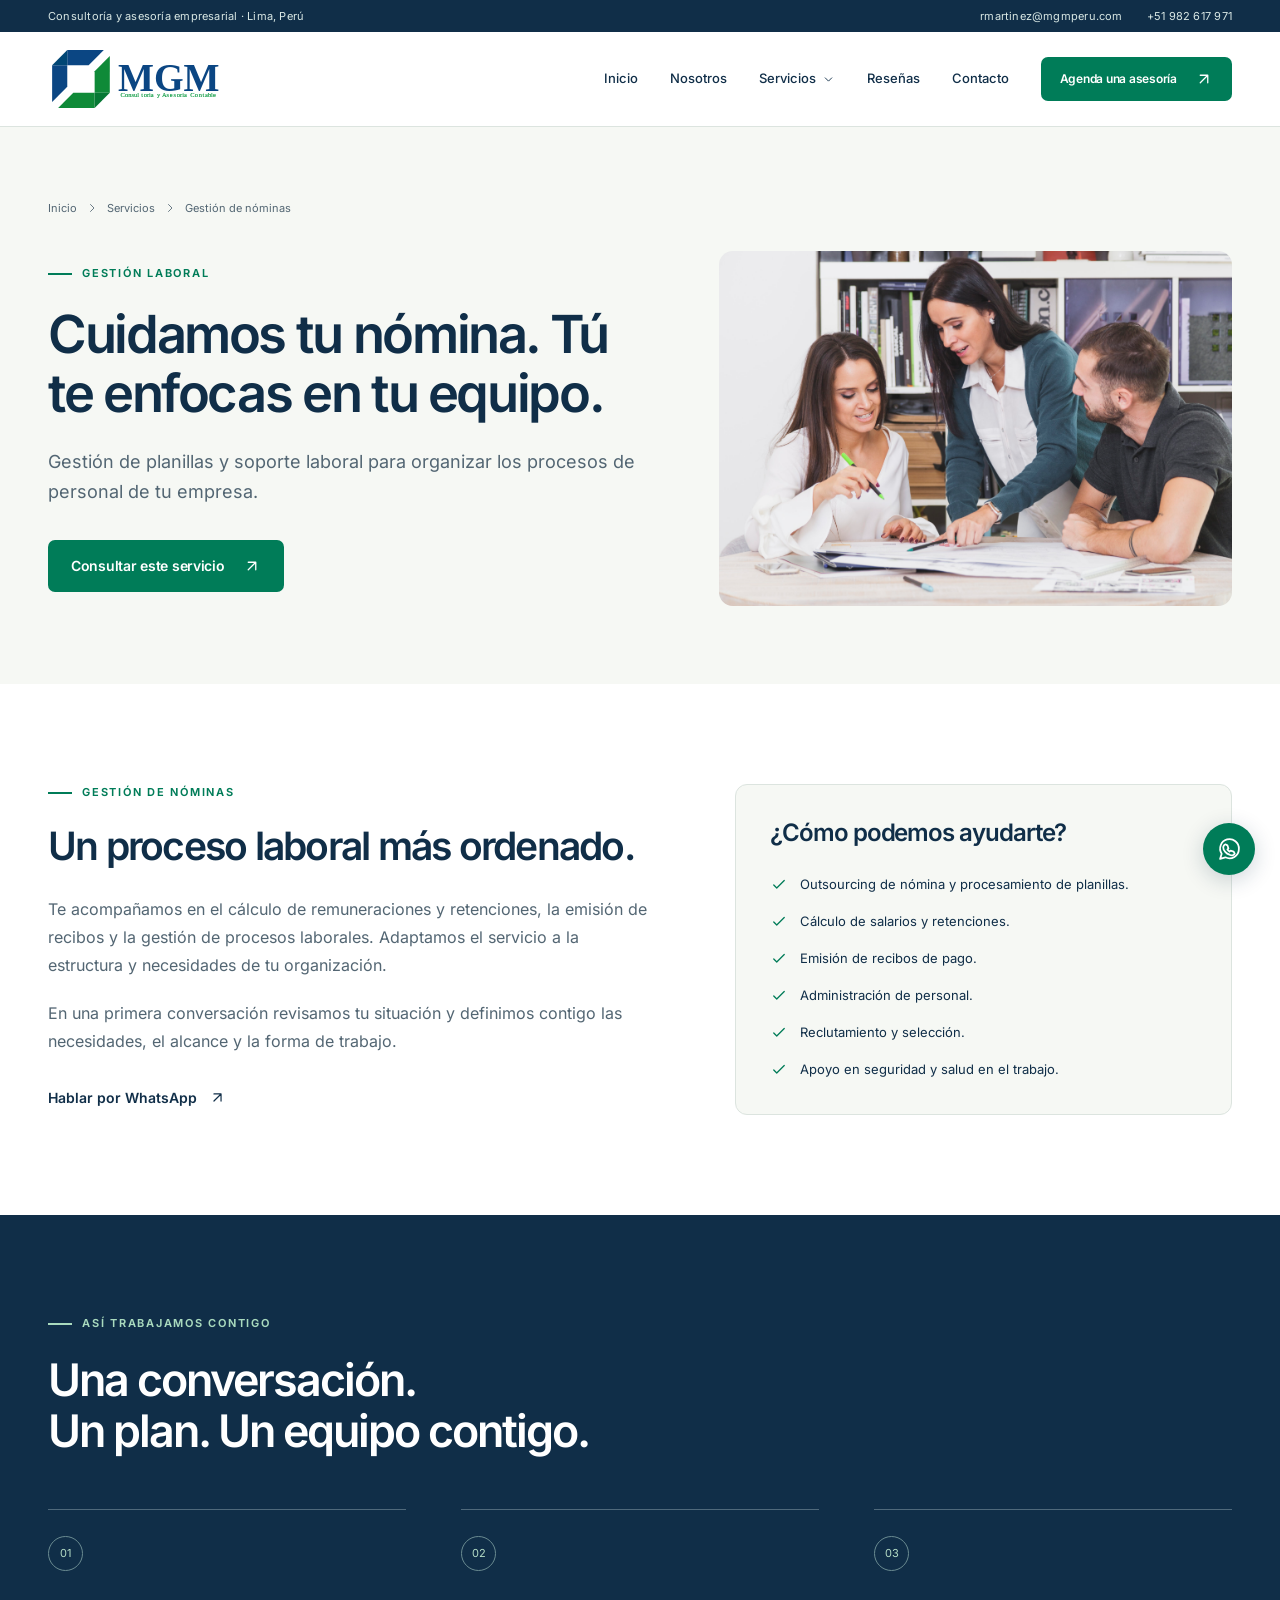
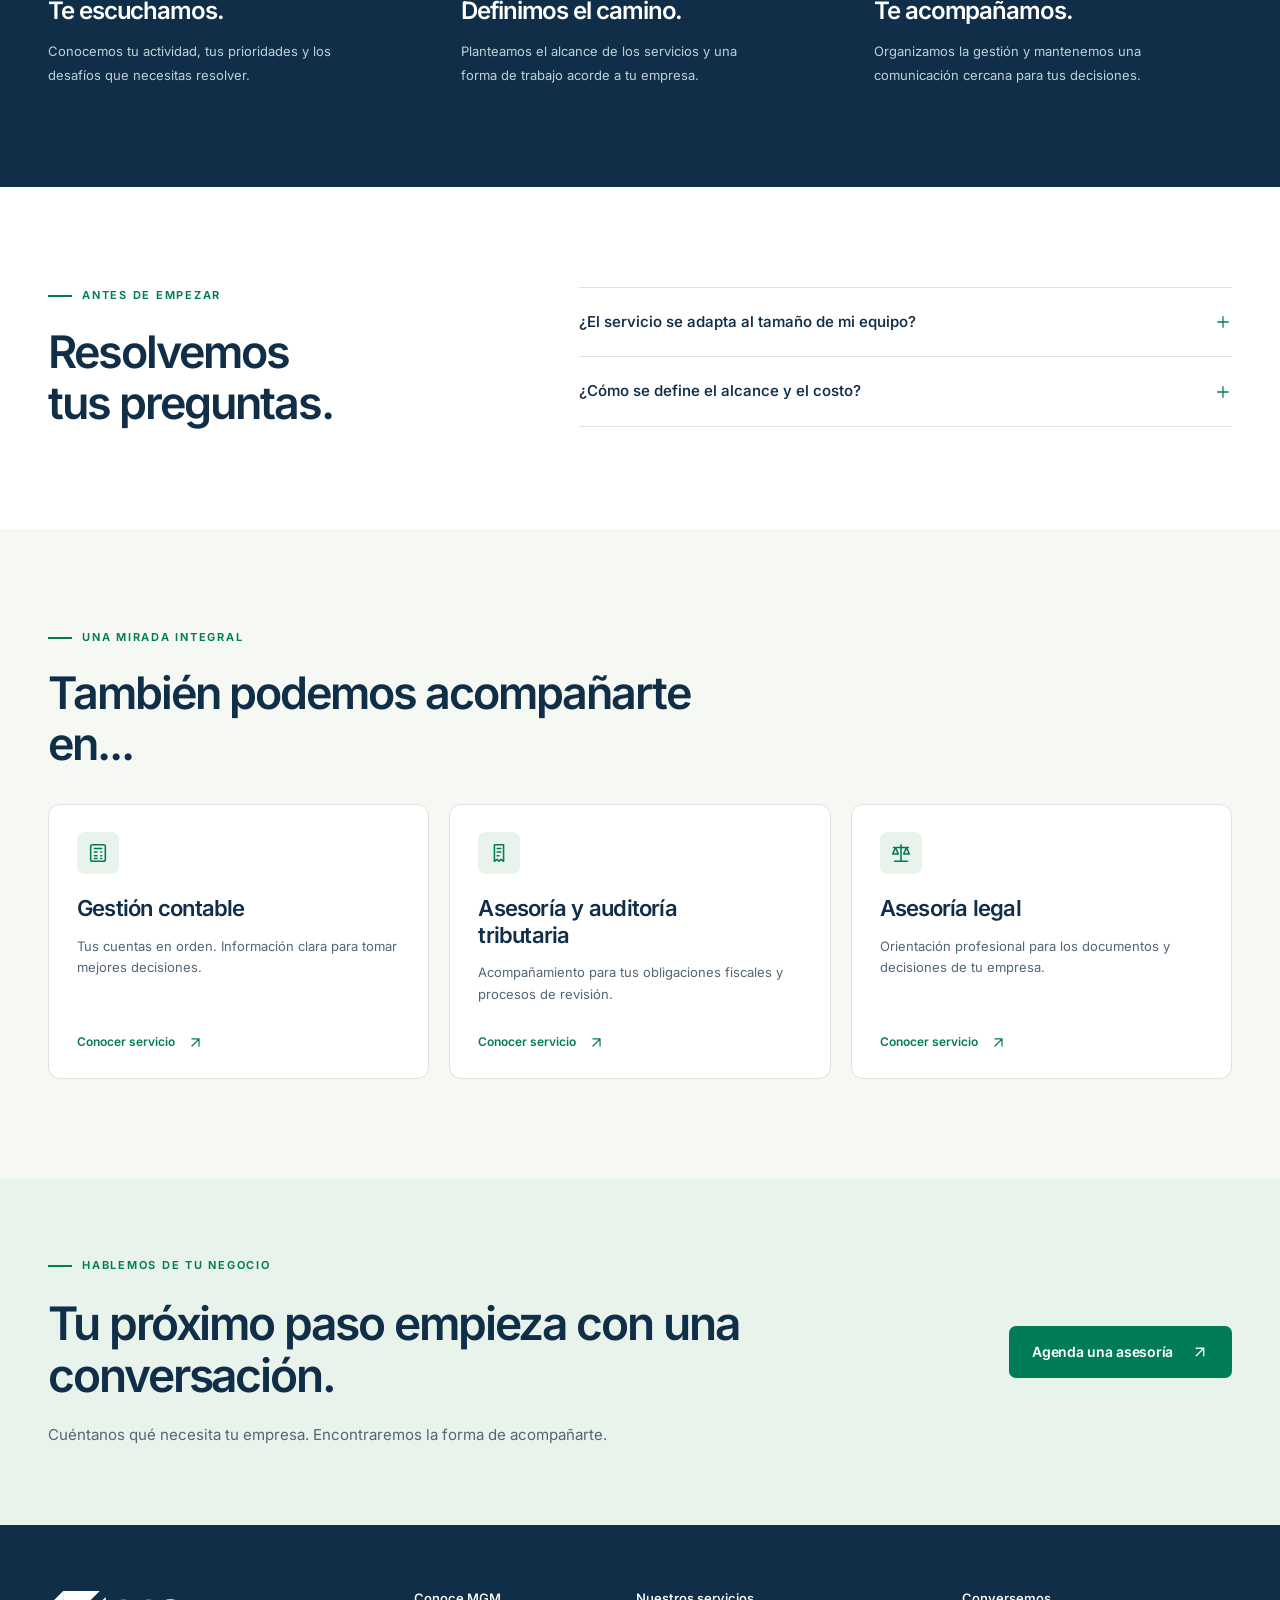
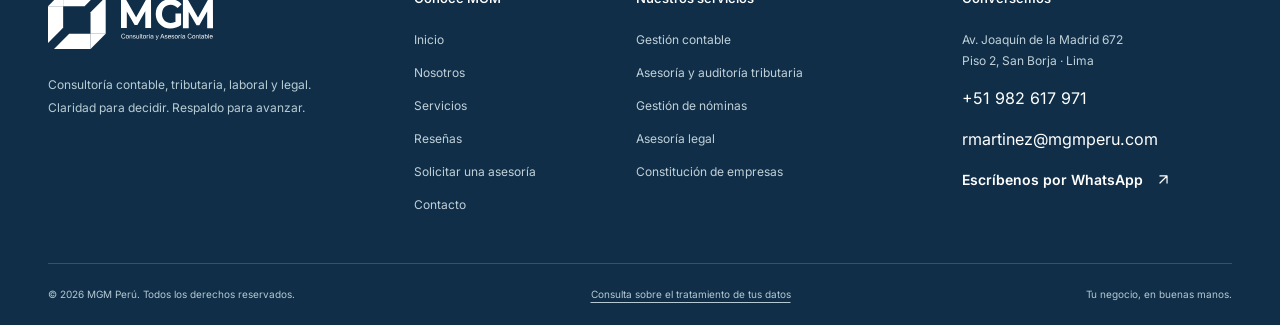
<file: servicios/gestion-de-nominas.html>
<!DOCTYPE html>
<html lang="es-PE">
  <head>
    <meta charset="utf-8">
    <meta name="viewport" content="width=device-width,initial-scale=1">
    <title>Gestión de nóminas | MGM Perú</title>
    <meta name="description" content="Gestión de planillas y soporte laboral para organizar los procesos de personal de tu empresa. Solicita una asesoría con MGM Perú.">
    <meta name="robots" content="noindex,nofollow">
    <link rel="stylesheet" href="../assets/css/estilos.css">
  </head>
  <body>
    <div class="mgm" data-mgm-page="gestion-de-nominas">
      <a class="m-skip" href="#mgm-contenido">Ir al contenido</a>
      <div class="m-topbar">
        <div class="m-container m-topbar-inner">
          <span>Consultoría y asesoría empresarial · Lima, Perú</span>
          <div class="m-topbar-links">
            <a href="mailto:rmartinez@mgmperu.com">rmartinez@mgmperu.com</a>
            <a href="tel:+51982617971">+51 982 617 971</a>
          </div>
        </div>
      </div>
      <header class="m-header">
        <div class="m-container m-header-inner">
          <a class="m-logo" href="../index.html" aria-label="MGM Perú, inicio">
            <img src="../assets/img/marca/logo-mgm.svg" alt="MGM Perú" class="" loading="eager" decoding="async">
          </a>
          <nav class="m-nav" aria-label="Navegación principal">
            <a class="m-nav-link" href="../index.html">Inicio</a>
            <a class="m-nav-link" href="../nosotros.html">Nosotros</a>
            <details class="m-nav-services">
              <summary class="m-nav-link">Servicios<svg xmlns="http://www.w3.org/2000/svg" viewbox="0 0 24 24" aria-hidden="true">
                  <path d="m6 9 6 6 6-6"></path>
                </svg>
              </summary>
              <div class="m-dropdown">
                <a href="gestion-contable.html">Gestión contable</a>
                <a href="asesoria-y-auditoria-tributaria.html">Asesoría y auditoría tributaria</a>
                <a href="gestion-de-nominas.html">Gestión de nóminas</a>
                <a href="asesoria-legal.html">Asesoría legal</a>
                <a href="creacion-de-empresa-ruc-20.html">Constitución de empresas</a>
                <a href="../servicios.html">Ver todos los servicios <svg xmlns="http://www.w3.org/2000/svg" viewbox="0 0 24 24" aria-hidden="true">
                    <path d="M7 17 17 7M7 7h10v10"></path>
                  </svg>
                </a>
              </div>
            </details>
            <a class="m-nav-link" href="../resenas.html">Reseñas</a>
            <a class="m-nav-link" href="../contacto.html">Contacto</a>
            <a class="m-btn m-btn-primary" href="../agenda.html" data-mgm-book="1">Agenda una asesoría<svg xmlns="http://www.w3.org/2000/svg" viewbox="0 0 24 24" aria-hidden="true">
                <path d="M7 17 17 7M7 7h10v10"></path>
              </svg>
            </a>
          </nav>
          <button type="button" class="m-menu-button" aria-label="Abrir menú" aria-expanded="false" aria-controls="mgm-navegacion-movil" data-mgm-menu="1">
            <svg xmlns="http://www.w3.org/2000/svg" viewbox="0 0 24 24" aria-hidden="true">
              <path d="M4 6h16M4 12h16M4 18h16"></path>
            </svg>
          </button>
        </div>
        <nav id="mgm-navegacion-movil" class="m-mobile-nav" aria-label="Navegación móvil" data-mgm-mobile="1" hidden>
          <a href="../index.html">Inicio</a>
          <a href="../nosotros.html">Nosotros</a>
          <details>
            <summary>Servicios</summary>
            <a href="gestion-contable.html">Gestión contable</a>
            <a href="asesoria-y-auditoria-tributaria.html">Asesoría y auditoría tributaria</a>
            <a href="gestion-de-nominas.html">Gestión de nóminas</a>
            <a href="asesoria-legal.html">Asesoría legal</a>
            <a href="creacion-de-empresa-ruc-20.html">Constitución de empresas</a>
            <a href="../servicios.html">Ver todos los servicios</a>
          </details>
          <a href="../resenas.html">Reseñas</a>
          <a href="../contacto.html">Contacto</a>
          <a class="m-btn m-btn-primary" href="../agenda.html" data-mgm-book="1">Agenda una asesoría<svg xmlns="http://www.w3.org/2000/svg" viewbox="0 0 24 24" aria-hidden="true">
              <path d="M7 17 17 7M7 7h10v10"></path>
            </svg>
          </a>
        </nav>
      </header>
      <section class="m-promo" data-mgm-promotion="1" aria-label="Campaña vigente" hidden>
        <div class="m-container m-promo-inner">
          <div>
            <strong data-promo-title="1"></strong>
            <p data-promo-description="1"></p>
          </div>
          <a class="m-btn m-btn-primary" href="../agenda.html" data-mgm-book="1">Consultar campaña<svg xmlns="http://www.w3.org/2000/svg" viewbox="0 0 24 24" aria-hidden="true">
              <path d="M7 17 17 7M7 7h10v10"></path>
            </svg>
          </a>
        </div>
      </section>
      <main id="mgm-contenido" tabindex="-1">
        <section class="m-page-hero">
          <div class="m-container">
            <nav class="m-breadcrumb" aria-label="Ruta de navegación">
              <a href="../index.html">Inicio</a>
              <svg xmlns="http://www.w3.org/2000/svg" viewbox="0 0 24 24" aria-hidden="true">
                <path d="m9 5 7 7-7 7"></path>
              </svg>
              <a href="../servicios.html">Servicios</a>
              <svg xmlns="http://www.w3.org/2000/svg" viewbox="0 0 24 24" aria-hidden="true">
                <path d="m9 5 7 7-7 7"></path>
              </svg>
              <span aria-current="page">Gestión de nóminas</span>
            </nav>
            <div class="m-service-hero">
              <div>
                <span class="m-eyebrow">GESTIÓN LABORAL</span>
                <h1>Cuidamos tu nómina. Tú te enfocas en tu equipo.</h1>
                <p class="m-lead">Gestión de planillas y soporte laboral para organizar los procesos de personal de tu empresa.</p>
                <div class="m-actions">
                  <a class="m-btn m-btn-primary" href="../agenda.html?servicio=gestion-de-nominas" data-mgm-book="1">Consultar este servicio<svg xmlns="http://www.w3.org/2000/svg" viewbox="0 0 24 24" aria-hidden="true">
                      <path d="M7 17 17 7M7 7h10v10"></path>
                    </svg>
                  </a>
                </div>
              </div>
              <img src="../assets/img/oficina/asesoria-empresarial.jpg" alt="Imagen referencial de gestión de nóminas" class="m-service-hero-image" loading="eager" decoding="async">
            </div>
          </div>
        </section>
        <section class="m-section">
          <div class="m-container m-detail-grid">
            <div class="m-detail-copy">
              <span class="m-eyebrow">Gestión de nóminas</span>
              <h2 class="m-heading">Un proceso laboral más ordenado.</h2>
              <p class="m-body">Te acompañamos en el cálculo de remuneraciones y retenciones, la emisión de recibos y la gestión de procesos laborales. Adaptamos el servicio a la estructura y necesidades de tu organización.</p>
              <p class="m-body">En una primera conversación revisamos tu situación y definimos contigo las necesidades, el alcance y la forma de trabajo.</p>
              <div class="m-actions">
                <a class="m-text-link" href="https://wa.me/51982617971" target="_blank" rel="noopener noreferrer" data-mgm-whatsapp="Hola MGM, quisiera información sobre gestión de nóminas.">Hablar por WhatsApp<svg xmlns="http://www.w3.org/2000/svg" viewbox="0 0 24 24" aria-hidden="true">
                    <path d="M7 17 17 7M7 7h10v10"></path>
                  </svg>
                </a>
              </div>
            </div>
            <aside class="m-includes">
              <h3>¿Cómo podemos ayudarte?</h3>
              <ul class="m-check-list">
                <li>
                  <svg xmlns="http://www.w3.org/2000/svg" viewbox="0 0 24 24" aria-hidden="true">
                    <path d="m5 12 4 4L19 6"></path>
                  </svg>
                  <span>Outsourcing de nómina y procesamiento de planillas.</span>
                </li>
                <li>
                  <svg xmlns="http://www.w3.org/2000/svg" viewbox="0 0 24 24" aria-hidden="true">
                    <path d="m5 12 4 4L19 6"></path>
                  </svg>
                  <span>Cálculo de salarios y retenciones.</span>
                </li>
                <li>
                  <svg xmlns="http://www.w3.org/2000/svg" viewbox="0 0 24 24" aria-hidden="true">
                    <path d="m5 12 4 4L19 6"></path>
                  </svg>
                  <span>Emisión de recibos de pago.</span>
                </li>
                <li>
                  <svg xmlns="http://www.w3.org/2000/svg" viewbox="0 0 24 24" aria-hidden="true">
                    <path d="m5 12 4 4L19 6"></path>
                  </svg>
                  <span>Administración de personal.</span>
                </li>
                <li>
                  <svg xmlns="http://www.w3.org/2000/svg" viewbox="0 0 24 24" aria-hidden="true">
                    <path d="m5 12 4 4L19 6"></path>
                  </svg>
                  <span>Reclutamiento y selección.</span>
                </li>
                <li>
                  <svg xmlns="http://www.w3.org/2000/svg" viewbox="0 0 24 24" aria-hidden="true">
                    <path d="m5 12 4 4L19 6"></path>
                  </svg>
                  <span>Apoyo en seguridad y salud en el trabajo.</span>
                </li>
              </ul>
            </aside>
          </div>
        </section>
        <section class="m-section m-dark">
          <div class="m-container">
            <span class="m-eyebrow">ASÍ TRABAJAMOS CONTIGO</span>
            <h2 class="m-heading m-process-heading">Una conversación.<br>Un plan. Un equipo contigo.</h2>
            <div class="m-process">
              <article class="m-process-step">
                <span>01</span>
                <h3>Te escuchamos.</h3>
                <p>Conocemos tu actividad, tus prioridades y los desafíos que necesitas resolver.</p>
              </article>
              <article class="m-process-step">
                <span>02</span>
                <h3>Definimos el camino.</h3>
                <p>Planteamos el alcance de los servicios y una forma de trabajo acorde a tu empresa.</p>
              </article>
              <article class="m-process-step">
                <span>03</span>
                <h3>Te acompañamos.</h3>
                <p>Organizamos la gestión y mantenemos una comunicación cercana para tus decisiones.</p>
              </article>
            </div>
          </div>
        </section>
        <section class="m-section">
          <div class="m-container m-faq-grid">
            <div>
              <span class="m-eyebrow">ANTES DE EMPEZAR</span>
              <h2 class="m-heading">Resolvemos<br>tus preguntas.</h2>
            </div>
            <div class="m-faq-list">
              <details>
                <summary>¿El servicio se adapta al tamaño de mi equipo?<svg xmlns="http://www.w3.org/2000/svg" viewbox="0 0 24 24" aria-hidden="true">
                    <path d="M12 5v14M5 12h14"></path>
                  </svg>
                </summary>
                <p>Sí. En la primera conversación revisamos tu estructura organizativa y los procesos que necesitas gestionar para definir el alcance del servicio.</p>
              </details>
              <details>
                <summary>¿Cómo se define el alcance y el costo?<svg xmlns="http://www.w3.org/2000/svg" viewbox="0 0 24 24" aria-hidden="true">
                    <path d="M12 5v14M5 12h14"></path>
                  </svg>
                </summary>
                <p>El alcance se plantea a partir de las necesidades y la situación de tu empresa. MGM te confirmará las condiciones del servicio antes de iniciar.</p>
              </details>
            </div>
          </div>
        </section>
        <section class="m-section m-soft">
          <div class="m-container">
            <span class="m-eyebrow">UNA MIRADA INTEGRAL</span>
            <h2 class="m-heading">También podemos acompañarte en...</h2>
            <div class="m-related-grid">
              <article class="m-service-card">
                <span class="m-service-icon">
                  <svg xmlns="http://www.w3.org/2000/svg" viewbox="0 0 24 24" aria-hidden="true">
                    <rect x="4" y="3" width="16" height="18" rx="2"></rect>
                    <path d="M8 7h8M8 11h3M15 11h1M8 15h3M15 15h1M8 18h3M15 18h1"></path>
                  </svg>
                </span>
                <h3>Gestión contable</h3>
                <p>Tus cuentas en orden. Información clara para tomar mejores decisiones.</p>
                <a class="m-text-link" href="gestion-contable.html">Conocer servicio<svg xmlns="http://www.w3.org/2000/svg" viewbox="0 0 24 24" aria-hidden="true">
                    <path d="M7 17 17 7M7 7h10v10"></path>
                  </svg>
                </a>
              </article>
              <article class="m-service-card">
                <span class="m-service-icon">
                  <svg xmlns="http://www.w3.org/2000/svg" viewbox="0 0 24 24" aria-hidden="true">
                    <path d="M7 3h10v18l-3-2-2 2-2-2-3 2V3Z"></path>
                    <path d="M10 7h4M10 11h4M10 15h2"></path>
                  </svg>
                </span>
                <h3>Asesoría y auditoría tributaria</h3>
                <p>Acompañamiento para tus obligaciones fiscales y procesos de revisión.</p>
                <a class="m-text-link" href="asesoria-y-auditoria-tributaria.html">Conocer servicio<svg xmlns="http://www.w3.org/2000/svg" viewbox="0 0 24 24" aria-hidden="true">
                    <path d="M7 17 17 7M7 7h10v10"></path>
                  </svg>
                </a>
              </article>
              <article class="m-service-card">
                <span class="m-service-icon">
                  <svg xmlns="http://www.w3.org/2000/svg" viewbox="0 0 24 24" aria-hidden="true">
                    <path d="M12 3v18M5 21h14M4 6h16M6 6 3 13h6L6 6ZM18 6l-3 7h6l-3-7Z"></path>
                  </svg>
                </span>
                <h3>Asesoría legal</h3>
                <p>Orientación profesional para los documentos y decisiones de tu empresa.</p>
                <a class="m-text-link" href="asesoria-legal.html">Conocer servicio<svg xmlns="http://www.w3.org/2000/svg" viewbox="0 0 24 24" aria-hidden="true">
                    <path d="M7 17 17 7M7 7h10v10"></path>
                  </svg>
                </a>
              </article>
            </div>
          </div>
        </section>
        <section class="m-cta">
          <div class="m-container m-cta-inner">
            <div>
              <span class="m-eyebrow">HABLEMOS DE TU NEGOCIO</span>
              <h2>Tu próximo paso empieza con una conversación.</h2>
              <p>Cuéntanos qué necesita tu empresa. Encontraremos la forma de acompañarte.</p>
            </div>
            <a class="m-btn m-btn-primary" href="../agenda.html" data-mgm-book="1">Agenda una asesoría<svg xmlns="http://www.w3.org/2000/svg" viewbox="0 0 24 24" aria-hidden="true">
                <path d="M7 17 17 7M7 7h10v10"></path>
              </svg>
            </a>
          </div>
        </section>
      </main>
      <footer class="m-footer">
        <div class="m-container">
          <div class="m-footer-grid">
            <div>
              <img src="../assets/img/marca/logo-mgm-blanco.svg" alt="MGM Perú" class="m-footer-logo" loading="lazy" decoding="async">
              <p class="m-footer-description">Consultoría contable, tributaria, laboral y legal. Claridad para decidir. Respaldo para avanzar.</p>
            </div>
            <div>
              <h3>Conoce MGM</h3>
              <ul>
                <li>
                  <a href="../index.html">Inicio</a>
                </li>
                <li>
                  <a href="../nosotros.html">Nosotros</a>
                </li>
                <li>
                  <a href="../servicios.html">Servicios</a>
                </li>
                <li>
                  <a href="../resenas.html">Reseñas</a>
                </li>
                <li>
                  <a href="../agenda.html">Solicitar una asesoría</a>
                </li>
                <li>
                  <a href="../contacto.html">Contacto</a>
                </li>
              </ul>
            </div>
            <div>
              <h3>Nuestros servicios</h3>
              <ul>
                <li>
                  <a href="gestion-contable.html">Gestión contable</a>
                </li>
                <li>
                  <a href="asesoria-y-auditoria-tributaria.html">Asesoría y auditoría tributaria</a>
                </li>
                <li>
                  <a href="gestion-de-nominas.html">Gestión de nóminas</a>
                </li>
                <li>
                  <a href="asesoria-legal.html">Asesoría legal</a>
                </li>
                <li>
                  <a href="creacion-de-empresa-ruc-20.html">Constitución de empresas</a>
                </li>
              </ul>
            </div>
            <div>
              <h3>Conversemos</h3>
              <address class="m-contact-line">Av. Joaquín de la Madrid 672<br>Piso 2, San Borja · Lima</address>
              <p class="m-contact-line">
                <a href="tel:+51982617971">+51 982 617 971</a>
              </p>
              <p class="m-contact-line">
                <a href="mailto:rmartinez@mgmperu.com">rmartinez@mgmperu.com</a>
              </p>
              <a class="m-text-link" href="https://wa.me/51982617971" target="_blank" rel="noopener noreferrer" data-mgm-whatsapp="Hola MGM, quisiera conversar sobre sus servicios.">Escríbenos por WhatsApp<svg xmlns="http://www.w3.org/2000/svg" viewbox="0 0 24 24" aria-hidden="true">
                  <path d="M7 17 17 7M7 7h10v10"></path>
                </svg>
              </a>
            </div>
          </div>
          <div class="m-footer-bottom">
            <span>© 2026 MGM Perú. Todos los derechos reservados.</span>
            <a href="mailto:rmartinez@mgmperu.com?subject=Consulta%20sobre%20mis%20datos">Consulta sobre el tratamiento de tus datos</a>
            <span>Tu negocio, en buenas manos.</span>
          </div>
        </div>
      </footer>
      <a class="m-floating-wa" href="https://wa.me/51982617971" aria-label="Contactar a MGM por WhatsApp" target="_blank" rel="noopener noreferrer" data-mgm-whatsapp="Hola MGM, quisiera información sobre sus servicios.">
        <svg xmlns="http://www.w3.org/2000/svg" viewbox="0 0 24 24" aria-hidden="true">
          <path d="M21 11.5a9 9 0 0 1-13 8L3 21l1.5-5A9 9 0 1 1 21 11.5Z"></path>
          <path d="m8 7 2 1 1 3-1 1a10 10 0 0 0 2 2l1-1 3 1 1 2c-1 2-3 2-5 1-3-1-6-4-6-7 0-1 1-3 2-3Z"></path>
        </svg>
      </a>
    </div>
    <script src="../assets/js/config.js"></script>
    <script src="../assets/js/app.js"></script>
  </body>
</html>
</file>
<file: assets/css/estilos.css>
/* Estilos generales del documento */
body {
  margin:0
}
html {
  scroll-behavior:smooth
}
@font-face {
  font-family:MGM Inter;
  src:url("../fonts/inter-latin-variable.woff2") format("woff2");
  font-style:normal;
  font-weight:100 900;
  font-display:swap
}
.mgm {
  --m-ink:#102e48;
  --m-blue:#0b4683;
  --m-green:#007c58;
  --m-mint:#e8f3eb;
  --m-paper:#f6f8f4;
  --m-muted:#536673;
  --m-line:#dce4df;
  --m-white:#fff;
  width:100%;
  color:var(--m-ink);
  background:var(--m-white);
  font:400 16px/1.65 "MGM Inter",Arial,sans-serif;
  isolation:isolate;
}
.mgm,.mgm * {
  box-sizing:border-box
}
.mgm [hidden] {
  display:none!important
}
.mgm img {
  display:block;
  max-width:100%;
  height:auto
}
.mgm a {
  color:inherit;
  text-decoration:none
}
.mgm a:hover {
  text-decoration:none
}
.mgm button,.mgm input,.mgm select,.mgm textarea {
  font:inherit
}
.mgm button,.mgm summary {
  cursor:pointer
}
.mgm h1,.mgm h2,.mgm h3,.mgm h4,.mgm p,.mgm figure {
  margin:0
}
.mgm h1,.mgm h2,.mgm h3,.mgm h4 {
  color:inherit;
  font-family:inherit;
  font-weight:600;
  line-height:1.14;
  letter-spacing:-.045em
}
.mgm ul {
  margin:0;
  padding:0;
  list-style:none
}
.mgm a:focus-visible,.mgm button:focus-visible,.mgm summary:focus-visible,.mgm input:focus-visible,.mgm select:focus-visible,.mgm textarea:focus-visible {
  outline:3px solid #178264;
  outline-offset:5px
}
.mgm svg {
  width:22px;
  height:22px;
  vertical-align:middle;
  flex-shrink:0;
  fill:none;
  stroke:currentColor;
  stroke-width:1.7;
  stroke-linecap:round;
  stroke-linejoin:round
}
.mgm .m-container {
  width:calc(100% - 96px);
  max-width:1248px;
  margin:0 auto
}
.mgm .m-section {
  padding:100px 0
}
.mgm .m-soft {
  background:var(--m-paper)
}
.mgm .m-eyebrow {
  display:block;
  margin-bottom:22px;
  color:var(--m-green);
  font-size:11px;
  line-height:1.6;
  font-weight:650;
  letter-spacing:.16em;
  text-transform:uppercase
}
.mgm .m-eyebrow:before {
  content:"";
  display:inline-block;
  width:24px;
  height:2px;
  margin-right:10px;
  background:currentColor;
  vertical-align:middle
}
.mgm .m-heading {
  font-size:clamp(32px,3.5vw,48px);
  max-width:690px
}
.mgm .m-lead {
  font-size:18px;
  line-height:1.7;
  color:var(--m-muted)
}
.mgm .m-body {
  color:var(--m-muted);
  line-height:1.75
}
.mgm .m-em {
  color:var(--m-green);
  font-style:normal
}
.mgm .m-actions {
  display:flex;
  gap:16px;
  align-items:center;
  flex-wrap:wrap;
  margin-top:32px
}
.mgm .m-btn {
  display:inline-flex;
  justify-content:center;
  align-items:center;
  gap:18px;
  min-height:52px;
  padding:14px 22px;
  border:1px solid transparent;
  border-radius:7px;
  font-size:14px;
  font-weight:600;
  letter-spacing:-.02em;
  line-height:1.3;
  transition:background .18s,color .18s,transform .18s;
  cursor:pointer
}
.mgm .m-btn svg {
  width:18px;
  height:18px
}
.mgm .m-btn-primary {
  color:var(--m-white);
  background:var(--m-green)
}
.mgm .m-btn-primary:hover {
  color:var(--m-white);
  background:#006344;
  transform:translateY(-2px)
}
.mgm .m-btn-outline {
  border-color:#cdd8d3;
  color:var(--m-ink);
  background:transparent
}
.mgm .m-btn-outline:hover {
  background:var(--m-mint)
}
.mgm .m-btn-light {
  background:var(--m-white);
  color:var(--m-ink)
}
.mgm .m-btn-light:hover {
  background:var(--m-mint)
}
.mgm .m-text-link {
  display:inline-flex;
  align-items:center;
  gap:12px;
  font-size:14px;
  font-weight:600;
  line-height:1.5
}
.mgm .m-text-link svg {
  width:17px;
  height:17px;
  transition:transform .18s
}
.mgm .m-text-link:hover svg {
  transform:translate(3px,-3px)
}
.mgm .m-topbar {
  background:var(--m-ink);
  color:#d9e8e5;
  font-size:11px;
  letter-spacing:.02em
}
.mgm .m-topbar-inner {
  display:flex;
  align-items:center;
  justify-content:space-between;
  gap:16px;
  min-height:32px
}
.mgm .m-topbar-links {
  display:flex;
  align-items:center;
  gap:24px
}
.mgm .m-topbar a:hover {
  color:var(--m-white)
}
.mgm .m-header {
  position:relative;
  background:var(--m-white);
  z-index:30;
  border-bottom:1px solid var(--m-line)
}
.mgm .m-header-inner {
  display:flex;
  align-items:center;
  justify-content:space-between;
  gap:24px;
  min-height:94px
}
.mgm .m-logo img {
  width:176px;
  max-height:58px;
  object-fit:contain
}
.mgm .m-nav {
  display:flex;
  align-items:center;
  gap:32px
}
.mgm .m-nav-link {
  display:inline-flex;
  align-items:center;
  gap:6px;
  min-height:44px;
  font-size:13px;
  font-weight:500;
  position:relative
}
.mgm .m-nav-link[aria-current="page"] {
  color:var(--m-green)
}
.mgm .m-nav-link[aria-current="page"]:after {
  content:"";
  height:2px;
  width:16px;
  position:absolute;
  bottom:0;
  left:0;
  background:var(--m-green)
}
.mgm .m-nav-link svg {
  width:13px;
  height:13px
}
.mgm .m-nav-services {
  position:relative
}
.mgm .m-nav-services>summary {
  list-style:none
}
.mgm .m-nav-services>summary::-webkit-details-marker {
  display:none
}
.mgm .m-dropdown {
  position:absolute;
  top:calc(100% + 8px);
  left:-22px;
  width:294px;
  padding:12px;
  background:var(--m-white);
  border:1px solid var(--m-line);
  border-radius:10px;
  box-shadow:0 18px 50px #102e4814
}
.mgm .m-dropdown a {
  display:block;
  padding:10px 12px;
  border-radius:5px;
  font-size:13px;
  line-height:1.45
}
.mgm .m-dropdown a:hover {
  background:var(--m-mint);
  color:var(--m-green)
}
.mgm .m-nav .m-btn {
  min-height:44px;
  padding:12px 18px;
  font-size:12px
}
.mgm .m-menu-button {
  display:none;
  min-height:44px;
  min-width:44px;
  align-items:center;
  justify-content:center;
  border:1px solid var(--m-line);
  border-radius:7px;
  background:var(--m-white);
  color:var(--m-ink)
}
.mgm .m-mobile-nav {
  border-top:1px solid var(--m-line);
  padding:16px 24px 24px;
  background:var(--m-white)
}
.mgm .m-mobile-nav a {
  display:block;
  min-height:44px;
  padding:10px 0;
  font-size:14px
}
.mgm .m-mobile-nav details {
  padding:6px 0
}
.mgm .m-mobile-nav summary {
  min-height:40px;
  font-weight:600;
  line-height:40px
}
.mgm .m-mobile-nav details a {
  padding-left:18px;
  color:var(--m-muted)
}
.mgm .m-mobile-nav .m-btn {
  display:flex;
  margin-top:16px;
  color:var(--m-white)
}
.mgm .m-hero {
  padding:60px 0 68px;
  background:var(--m-paper)
}
.mgm .m-hero-grid {
  display:grid;
  grid-template-columns:1.08fr 1fr;
  align-items:center;
  gap:76px
}
.mgm .m-hero h1 {
  font-size:clamp(44px,5.1vw,72px);
  line-height:1.08;
  letter-spacing:-.058em;
  margin-bottom:26px
}
.mgm .m-hero .m-lead {
  max-width:520px;
  font-size:17px
}
.mgm .m-hero-note {
  display:flex;
  gap:8px;
  align-items:center;
  margin-top:24px;
  font-size:11px;
  color:var(--m-muted)
}
.mgm .m-hero-note svg {
  width:15px;
  height:15px;
  color:var(--m-green)
}
.mgm .m-hero-visual {
  position:relative;
  padding:0 0 28px 0
}
.mgm .m-hero-portrait {
  width:100%;
  height:556px;
  object-fit:cover;
  object-position:center 28%;
  border-radius:18px;
  background:#dce5e1
}
.mgm .m-photo-caption {
  position:absolute;
  bottom:28px;
  left:0;
  right:0;
  padding:66px 24px 25px;
  border-radius:0 0 18px 18px;
  background:linear-gradient(transparent,#0b233dc9);
  color:var(--m-white)
}
.mgm .m-photo-caption strong {
  display:block;
  font-size:16px;
  font-weight:600;
  letter-spacing:-.02em
}
.mgm .m-photo-caption span {
  font-size:11px;
  color:#e2eee9
}
.mgm .m-experience-card {
  position:absolute;
  left:-35px;
  top:30px;
  display:flex;
  gap:14px;
  align-items:center;
  padding:18px 24px;
  border-radius:10px;
  background:var(--m-white);
  box-shadow:0 8px 30px #102e4812;
  color:var(--m-ink)
}
.mgm .m-experience-card strong {
  font-size:36px;
  line-height:1;
  letter-spacing:-.05em;
  font-weight:600
}
.mgm .m-experience-card span {
  font-size:11px;
  line-height:1.55;
  max-width:97px;
  color:var(--m-muted)
}
.mgm .m-visual-tag {
  position:absolute;
  bottom:7px;
  right:-14px;
  padding:12px 19px;
  background:var(--m-green);
  border-radius:7px;
  color:var(--m-white);
  font-size:11px;
  display:flex;
  align-items:center;
  gap:10px
}
.mgm .m-visual-tag svg {
  height:17px;
  width:17px
}
.mgm .m-specialties {
  border-bottom:1px solid var(--m-line);
  padding:27px 0
}
.mgm .m-specialties-inner {
  display:flex;
  justify-content:space-between;
  gap:18px;
  flex-wrap:wrap;
  align-items:center;
  font-size:11px;
  font-weight:600;
  color:var(--m-muted);
  letter-spacing:.035em
}
.mgm .m-specialties-inner span {
  display:flex;
  align-items:center;
  gap:11px
}
.mgm .m-specialties-inner span:before {
  content:"";
  width:5px;
  height:5px;
  background:var(--m-green);
  border-radius:50%
}
.mgm .m-section-intro {
  display:grid;
  grid-template-columns:1.1fr 1fr;
  gap:76px;
  align-items:end;
  margin-bottom:42px
}
.mgm .m-section-intro .m-body {
  max-width:445px;
  margin-left:auto;
  font-size:15px
}
.mgm .m-services-grid {
  display:grid;
  grid-template-columns:1fr 1fr 1fr;
  gap:18px
}
.mgm .m-service-card {
  position:relative;
  display:flex;
  flex-direction:column;
  align-items:flex-start;
  border:1px solid var(--m-line);
  border-radius:12px;
  padding:27px 28px;
  min-height:255px;
  background:var(--m-white);
  transition:border-color .18s,transform .18s
}
.mgm .m-service-card:hover {
  border-color:var(--m-green);
  transform:translateY(-3px)
}
.mgm .m-service-icon {
  display:flex;
  align-items:center;
  justify-content:center;
  width:42px;
  height:42px;
  color:var(--m-green);
  background:var(--m-mint);
  border-radius:8px;
  margin-bottom:21px
}
.mgm .m-service-card h3 {
  font-size:22px;
  letter-spacing:-.035em;
  line-height:1.2;
  margin-bottom:14px;
  max-width:290px
}
.mgm .m-service-card p {
  font-size:13px;
  line-height:1.65;
  color:var(--m-muted);
  margin-bottom:28px;
  max-width:330px
}
.mgm .m-service-card .m-text-link {
  margin-top:auto;
  font-size:12px;
  color:var(--m-green)
}
.mgm .m-service-featured {
  grid-row:span 2;
  background:var(--m-ink);
  color:var(--m-white);
  border-color:var(--m-ink);
  padding:38px 32px
}
.mgm .m-service-featured .m-service-icon {
  background:#254558;
  color:#c0e7cf;
  margin-bottom:66px;
  width:54px;
  height:54px
}
.mgm .m-service-featured h3 {
  font-size:36px;
  margin-bottom:24px;
  line-height:1.13
}
.mgm .m-service-featured p {
  color:#c4d4dc;
  font-size:15px;
  line-height:1.75
}
.mgm .m-service-featured .m-text-link {
  color:#c0e7cf
}
.mgm .m-service-featured .m-small-label {
  font-size:10px;
  letter-spacing:.11em;
  color:#bddccd;
  margin-bottom:12px;
  text-transform:uppercase
}
.mgm .m-service-featured:after {
  content:"";
  position:absolute;
  bottom:70px;
  right:25px;
  width:90px;
  height:90px;
  border-top:1px solid #446477;
  border-right:1px solid #446477;
  pointer-events:none;
  opacity:.5
}
.mgm .m-view-all {
  display:flex;
  justify-content:flex-end;
  margin-top:26px
}
.mgm .m-service-directory {
  display:grid;
  grid-template-columns:1fr 1fr;
  gap:22px
}
.mgm .m-service-directory .m-service-card {
  min-height:305px;
  padding:34px
}
.mgm .m-service-directory .m-service-card:first-child {
  grid-column:span 2;
  min-height:240px
}
.mgm .m-about-grid {
  display:grid;
  grid-template-columns:1fr 1fr;
  gap:90px;
  align-items:center
}
.mgm .m-about-image {
  width:100%;
  height:460px;
  object-fit:cover;
  border-radius:14px
}
.mgm .m-about-copy .m-heading {
  margin-bottom:26px
}
.mgm .m-about-copy p+p {
  margin-top:18px
}
.mgm .m-check-list {
  display:flex;
  flex-direction:column;
  gap:15px;
  margin-top:27px
}
.mgm .m-check-list li {
  display:flex;
  align-items:flex-start;
  gap:12px;
  font-size:14px
}
.mgm .m-check-list svg {
  width:18px;
  height:18px;
  color:var(--m-green);
  margin-top:3px
}
.mgm .m-team-portrait {
  object-position:center 27%;
  height:485px
}
.mgm .m-person-role {
  display:block;
  font-size:13px;
  color:var(--m-green);
  margin:16px 0 24px;
  font-weight:600
}
.mgm .m-values {
  display:grid;
  grid-template-columns:repeat(3,1fr);
  gap:48px;
  margin-top:54px;
  padding-top:38px;
  border-top:1px solid var(--m-line)
}
.mgm .m-values .m-value-number {
  display:block;
  color:var(--m-green);
  font-size:11px;
  letter-spacing:.08em;
  margin-bottom:19px
}
.mgm .m-values h3 {
  font-size:22px;
  line-height:1.22;
  margin-bottom:15px
}
.mgm .m-values p {
  font-size:13px;
  line-height:1.75;
  color:var(--m-muted)
}
.mgm .m-dark {
  background:var(--m-ink);
  color:var(--m-white)
}
.mgm .m-dark .m-eyebrow {
  color:#a9dabe
}
.mgm .m-dark .m-lead,.mgm .m-dark .m-body {
  color:#c8d9dd
}
.mgm .m-process {
  display:grid;
  grid-template-columns:repeat(3,1fr);
  gap:55px;
  margin-top:52px
}
.mgm .m-process-step {
  border-top:1px solid #4f697b;
  padding-top:26px
}
.mgm .m-process-step>span {
  display:flex;
  align-items:center;
  justify-content:center;
  width:35px;
  height:35px;
  border-radius:50%;
  border:1px solid #6a8b91;
  font-size:11px;
  color:#b5ddc6;
  margin-bottom:26px
}
.mgm .m-process-step h3 {
  font-size:24px;
  margin-bottom:16px
}
.mgm .m-process-step p {
  font-size:13px;
  line-height:1.8;
  color:#bed1d8;
  max-width:290px
}
.mgm .m-process-heading {
  max-width:580px
}
.mgm .m-process .m-step-icon {
  color:#c2e3cb
}
.mgm .m-faq-grid {
  display:grid;
  grid-template-columns:.8fr 1.2fr;
  gap:95px
}
.mgm .m-faq-intro p {
  margin-top:22px;
  font-size:15px
}
.mgm .m-faq-list details {
  border-bottom:1px solid var(--m-line)
}
.mgm .m-faq-list details:first-child {
  border-top:1px solid var(--m-line)
}
.mgm .m-faq-list summary {
  display:flex;
  align-items:center;
  justify-content:space-between;
  gap:25px;
  list-style:none;
  padding:23px 0;
  font-size:15px;
  font-weight:550;
  line-height:1.5
}
.mgm .m-faq-list summary::-webkit-details-marker {
  display:none
}
.mgm .m-faq-list summary svg {
  height:18px;
  width:18px;
  color:var(--m-green)
}
.mgm .m-faq-list details[open] summary svg {
  transform:rotate(45deg)
}
.mgm .m-faq-list details p {
  padding:0 26px 24px 0;
  font-size:14px;
  line-height:1.8;
  color:var(--m-muted)
}
.mgm .m-cta {
  padding:78px 0;
  background:var(--m-mint)
}
.mgm .m-cta-inner {
  display:flex;
  align-items:center;
  justify-content:space-between;
  gap:58px
}
.mgm .m-cta h2 {
  font-size:clamp(30px,3.6vw,48px);
  max-width:770px
}
.mgm .m-cta p {
  margin-top:21px;
  color:var(--m-muted);
  font-size:15px
}
.mgm .m-cta .m-btn {
  flex-shrink:0
}
.mgm .m-footer {
  background:var(--m-ink);
  color:var(--m-white);
  padding:66px 0 0
}
.mgm .m-footer-grid {
  display:grid;
  grid-template-columns:1.15fr .62fr 1fr 1fr;
  gap:55px;
  padding-bottom:48px
}
.mgm .m-footer-logo {
  width:165px;
  max-height:65px;
  object-fit:contain;
  object-position:left center;
  margin-bottom:25px
}
.mgm .m-footer-description {
  max-width:285px;
  font-size:12px;
  line-height:1.9;
  color:#b8cdd5
}
.mgm .m-footer h3 {
  font-size:13px;
  letter-spacing:0;
  font-weight:550;
  margin-bottom:23px
}
.mgm .m-footer ul {
  display:flex;
  flex-direction:column;
  gap:12px
}
.mgm .m-footer li,.mgm .m-footer address {
  font-size:12px;
  line-height:1.75;
  color:#c0d1d9;
  font-style:normal
}
.mgm .m-footer a:hover {
  color:#b9e4c9
}
.mgm .m-footer .m-contact-line {
  margin-bottom:14px
}
.mgm .m-footer-bottom {
  display:flex;
  justify-content:space-between;
  align-items:center;
  gap:20px;
  padding:22px 0;
  border-top:1px solid #355266;
  font-size:10px;
  color:#b4c9d3
}
.mgm .m-footer-bottom a {
  text-decoration:underline;
  text-underline-offset:4px
}
.mgm .m-floating-wa {
  position:fixed;
  right:25px;
  bottom:25px;
  display:flex;
  align-items:center;
  justify-content:center;
  width:52px;
  height:52px;
  border-radius:50%;
  background:var(--m-green);
  color:var(--m-white);
  box-shadow:0 5px 22px #102e4833;
  z-index:80
}
.mgm .m-floating-wa svg {
  width:25px;
  height:25px
}
.mgm .m-skip {
  position:absolute;
  left:18px;
  top:-90px;
  padding:12px 16px;
  background:var(--m-ink);
  color:var(--m-white);
  border-radius:4px;
  z-index:100
}
.mgm .m-skip:focus {
  top:12px
}
.mgm .m-page-hero {
  padding:72px 0 78px;
  background:var(--m-paper)
}
.mgm .m-breadcrumb {
  display:flex;
  gap:9px;
  align-items:center;
  flex-wrap:wrap;
  margin-bottom:34px;
  font-size:11px;
  color:var(--m-muted)
}
.mgm .m-breadcrumb svg {
  width:12px;
  height:12px
}
.mgm .m-breadcrumb a:hover {
  color:var(--m-green)
}
.mgm .m-page-hero h1 {
  font-size:clamp(38px,4.8vw,64px);
  max-width:930px;
  line-height:1.12;
  margin-bottom:24px
}
.mgm .m-page-hero .m-lead {
  max-width:715px
}
.mgm .m-service-hero {
  display:grid;
  grid-template-columns:1.15fr 1fr;
  gap:80px;
  align-items:center
}
.mgm .m-service-hero h1 {
  font-size:clamp(38px,4.1vw,58px)
}
.mgm .m-service-hero-image {
  width:100%;
  height:355px;
  object-fit:cover;
  border-radius:14px
}
.mgm .m-detail-grid {
  display:grid;
  grid-template-columns:1.1fr .9fr;
  gap:80px;
  align-items:start
}
.mgm .m-detail-copy .m-heading {
  font-size:39px;
  margin-bottom:27px
}
.mgm .m-detail-copy p+p {
  margin-top:20px
}
.mgm .m-includes {
  padding:34px;
  border-radius:12px;
  background:var(--m-paper);
  border:1px solid var(--m-line)
}
.mgm .m-includes h3 {
  font-size:24px;
  margin-bottom:26px
}
.mgm .m-includes .m-check-list {
  margin:0
}
.mgm .m-includes li {
  font-size:13px;
  line-height:1.7
}
.mgm .m-related-grid {
  display:grid;
  grid-template-columns:repeat(3,1fr);
  gap:20px;
  margin-top:34px
}
.mgm .m-related-grid .m-service-card {
  min-height:250px
}
.mgm .m-contact-layout {
  display:grid;
  grid-template-columns:.85fr 1.15fr;
  gap:100px;
  align-items:start
}
.mgm .m-contact-layout h2 {
  margin-bottom:25px
}
.mgm .m-contact-items {
  display:flex;
  flex-direction:column;
  gap:30px;
  margin-top:36px
}
.mgm .m-contact-item {
  display:flex;
  gap:19px;
  align-items:flex-start
}
.mgm .m-contact-item>svg {
  color:var(--m-green);
  margin-top:5px
}
.mgm .m-contact-item small {
  display:block;
  font-size:11px;
  color:var(--m-muted);
  margin-bottom:7px
}
.mgm .m-contact-item a,.mgm .m-contact-item address {
  font-size:15px;
  font-weight:500;
  line-height:1.8;
  font-style:normal
}
.mgm .m-form-panel {
  padding:36px;
  background:var(--m-paper);
  border-radius:13px;
  border:1px solid var(--m-line)
}
.mgm .m-form-panel h2 {
  font-size:28px;
  margin-bottom:16px;
  line-height:1.22
}
.mgm .m-form-intro {
  font-size:13px;
  color:var(--m-muted);
  margin-bottom:27px
}
.mgm .m-form-grid {
  display:grid;
  grid-template-columns:1fr 1fr;
  gap:21px
}
.mgm .m-field {
  display:block;
  min-width:0
}
.mgm .m-field-full {
  grid-column:1/-1
}
.mgm .m-field>span {
  display:block;
  margin-bottom:9px;
  font-size:12px;
  font-weight:550;
  color:var(--m-ink)
}
.mgm .m-field input,.mgm .m-field select,.mgm .m-field textarea {
  display:block;
  width:100%;
  border:1px solid #cdd8d2;
  border-radius:6px;
  background:var(--m-white);
  color:var(--m-ink);
  min-height:48px;
  padding:12px 13px;
  font-size:14px;
  line-height:1.6;
  transition:border-color .18s
}
.mgm .m-field textarea {
  min-height:116px;
  resize:vertical
}
.mgm .m-field input:focus,.mgm .m-field select:focus,.mgm .m-field textarea:focus {
  border-color:var(--m-green)
}
.mgm .m-required {
  color:var(--m-green);
  font-style:normal
}
.mgm .m-form-note {
  font-size:11px;
  line-height:1.75;
  color:var(--m-muted);
  margin:23px 0
}
.mgm .m-form-note a {
  text-decoration:underline;
  text-underline-offset:3px
}
.mgm .m-check-field {
  display:flex;
  align-items:flex-start;
  gap:10px;
  font-size:11px;
  line-height:1.65;
  color:var(--m-muted);
  margin:22px 0
}
.mgm .m-check-field input {
  width:16px;
  height:16px;
  margin-top:2px;
  accent-color:var(--m-green);
  flex-shrink:0
}
.mgm .m-form-result {
  padding:22px;
  margin-top:22px;
  border:1px solid #b9d9c5;
  border-radius:8px;
  background:var(--m-mint)
}
.mgm .m-form-result h3 {
  font-size:18px;
  margin-bottom:12px
}
.mgm .m-form-result p {
  font-size:12px;
  line-height:1.8;
  color:var(--m-muted);
  white-space:pre-line
}
.mgm .m-form-result .m-btn {
  margin-top:18px;
  font-size:12px
}
.mgm .m-appointment-steps {
  margin-top:34px;
  border-top:1px solid var(--m-line);
  padding-top:26px
}
.mgm .m-appointment-steps li {
  display:flex;
  gap:14px;
  align-items:flex-start;
  margin-bottom:18px;
  font-size:13px;
  color:var(--m-muted)
}
.mgm .m-appointment-steps li>span {
  width:24px;
  height:24px;
  border-radius:50%;
  background:var(--m-mint);
  color:var(--m-green);
  text-align:center;
  line-height:24px;
  font-size:11px;
  flex-shrink:0
}
.mgm .m-appointment-steps strong {
  color:var(--m-ink);
  font-weight:550;
  display:block;
  margin-bottom:5px
}
.mgm .m-promo {
  padding:25px 0;
  background:var(--m-mint);
  border-bottom:1px solid #c6dece
}
.mgm .m-promo-inner {
  display:flex;
  justify-content:space-between;
  gap:22px;
  align-items:center
}
.mgm .m-promo strong {
  font-size:16px;
  line-height:1.5;
  display:block
}
.mgm .m-promo p {
  font-size:12px;
  color:var(--m-muted);
  margin-top:4px
}
.mgm .m-policy-note {
  padding:22px 26px;
  background:var(--m-paper);
  border-left:3px solid var(--m-green);
  color:var(--m-muted);
  font-size:13px;
  line-height:1.8;
  margin-top:30px
}
.mgm .m-privacy-copy {
  max-width:800px
}
.mgm .m-privacy-copy h2 {
  font-size:26px;
  margin:32px 0 15px
}
.mgm .m-privacy-copy p {
  margin-top:18px;
  color:var(--m-muted);
  font-size:14px;
  line-height:1.9
}
@media(min-width:901px) {
  .mgm .m-mobile-nav {
    display:none!important
  }
}
@media(max-width:1100px) {
  .mgm .m-container {
    width:calc(100% - 64px)
  }
  .mgm .m-nav {
    gap:22px
  }
  .mgm .m-hero-grid {
    gap:45px
  }
  .mgm .m-hero h1 {
    font-size:57px
  }
  .mgm .m-hero-portrait {
    height:525px
  }
  .mgm .m-hero .m-lead {
    font-size:16px
  }
  .mgm .m-service-featured h3 {
    font-size:32px
  }
  .mgm .m-about-grid,.mgm .m-detail-grid {
    gap:55px
  }
  .mgm .m-footer-grid {
    gap:35px
  }
  .mgm .m-contact-layout {
    gap:55px
  }
  .mgm .m-service-hero {
    gap:50px
  }
  .mgm .m-specialties-inner {
    justify-content:center;
    font-size:10px;
    gap:24px
  }
}
@media(max-width:900px) {
  .mgm .m-section {
    padding:70px 0
  }
  .mgm .m-header-inner {
    min-height:80px
  }
  .mgm .m-logo img {
    width:156px
  }
  .mgm .m-nav {
    display:none
  }
  .mgm .m-menu-button {
    display:flex
  }
  .mgm .m-hero {
    padding:48px 0 56px
  }
  .mgm .m-hero-grid {
    gap:34px
  }
  .mgm .m-hero h1 {
    font-size:46px
  }
  .mgm .m-hero-portrait {
    height:480px
  }
  .mgm .m-hero .m-lead {
    font-size:15px
  }
  .mgm .m-actions {
    gap:12px
  }
  .mgm .m-btn {
    font-size:12px;
    padding:13px 17px;
    gap:12px
  }
  .mgm .m-hero-note {
    font-size:10px;
    align-items:flex-start
  }
  .mgm .m-experience-card {
    left:-15px;
    top:22px;
    padding:13px 15px;
    gap:10px
  }
  .mgm .m-experience-card strong {
    font-size:28px
  }
  .mgm .m-experience-card span {
    font-size:10px
  }
  .mgm .m-visual-tag {
    right:0
  }
  .mgm .m-section-intro {
    gap:40px
  }
  .mgm .m-services-grid {
    grid-template-columns:1fr 1fr
  }
  .mgm .m-service-featured {
    grid-row:auto;
    grid-column:1/-1;
    min-height:270px
  }
  .mgm .m-service-featured .m-service-icon {
    margin-bottom:24px
  }
  .mgm .m-service-featured h3 {
    font-size:30px;
    max-width:100%
  }
  .mgm .m-service-featured p {
    max-width:600px;
    margin-bottom:25px
  }
  .mgm .m-service-featured:after {
    display:none
  }
  .mgm .m-about-grid {
    gap:40px
  }
  .mgm .m-about-image {
    height:430px
  }
  .mgm .m-heading {
    font-size:35px
  }
  .mgm .m-process {
    gap:33px
  }
  .mgm .m-values {
    gap:30px
  }
  .mgm .m-faq-grid {
    gap:50px
  }
  .mgm .m-footer-grid {
    grid-template-columns:1.1fr 1fr;
    gap:38px 60px
  }
  .mgm .m-cta-inner {
    align-items:flex-start;
    flex-direction:column;
    gap:32px
  }
  .mgm .m-cta h2 {
    max-width:680px
  }
  .mgm .m-service-hero {
    gap:40px
  }
  .mgm .m-service-hero h1 {
    font-size:41px
  }
  .mgm .m-service-hero-image {
    height:335px
  }
  .mgm .m-contact-layout {
    gap:40px;
    grid-template-columns:.85fr 1.15fr
  }
  .mgm .m-form-panel {
    padding:26px
  }
  .mgm .m-detail-grid {
    gap:40px
  }
  .mgm .m-includes {
    padding:26px
  }
  .mgm .m-related-grid {
    grid-template-columns:1fr 1fr
  }
  .mgm .m-related-grid .m-service-card:last-child {
    grid-column:1/-1;
    min-height:210px
  }
}
@media(max-width:700px) {
  .mgm .m-container {
    width:calc(100% - 40px)
  }
  .mgm .m-topbar-inner {
    justify-content:center;
    min-height:30px
  }
  .mgm .m-topbar-inner>span {
    display:none
  }
  .mgm .m-topbar-links {
    gap:18px;
    font-size:10px
  }
  .mgm .m-topbar-links a:first-child {
    display:none
  }
  .mgm .m-header-inner {
    min-height:76px
  }
  .mgm .m-logo img {
    width:151px
  }
  .mgm .m-hero-grid {
    grid-template-columns:1fr;
    gap:42px
  }
  .mgm .m-hero h1 {
    font-size:clamp(42px,8.8vw,56px);
    letter-spacing:-.055em;
    margin-bottom:24px
  }
  .mgm .m-hero .m-lead {
    font-size:16px;
    max-width:540px
  }
  .mgm .m-eyebrow {
    font-size:10px;
    margin-bottom:22px;
    letter-spacing:.12em
  }
  .mgm .m-hero-note {
    font-size:11px;
    margin-top:21px
  }
  .mgm .m-hero-visual {
    max-width:500px;
    width:100%;
    margin:0 auto
  }
  .mgm .m-hero-portrait {
    height:420px;
    object-position:center 22%;
    border-radius:13px
  }
  .mgm .m-experience-card {
    left:16px;
    top:18px;
    background:#ffffffef;
    box-shadow:none
  }
  .mgm .m-visual-tag {
    right:0;
    font-size:10px;
    bottom:9px
  }
  .mgm .m-photo-caption {
    border-radius:0 0 13px 13px
  }
  .mgm .m-section {
    padding:60px 0
  }
  .mgm .m-specialties {
    padding:22px 0
  }
  .mgm .m-specialties-inner {
    justify-content:flex-start;
    gap:13px 23px;
    font-size:9px
  }
  .mgm .m-section-intro {
    grid-template-columns:1fr;
    gap:22px;
    margin-bottom:32px
  }
  .mgm .m-section-intro .m-body {
    margin:0;
    max-width:100%;
    font-size:14px
  }
  .mgm .m-heading {
    font-size:34px;
    letter-spacing:-.04em
  }
  .mgm .m-services-grid {
    gap:14px
  }
  .mgm .m-service-card {
    padding:22px;
    min-height:268px
  }
  .mgm .m-service-card h3 {
    font-size:20px
  }
  .mgm .m-service-card p {
    font-size:12px;
    line-height:1.75
  }
  .mgm .m-service-icon {
    margin-bottom:19px;
    width:38px;
    height:38px
  }
  .mgm .m-service-featured {
    min-height:320px;
    padding:30px
  }
  .mgm .m-service-featured h3 {
    font-size:32px;
    max-width:350px
  }
  .mgm .m-service-featured p {
    font-size:14px
  }
  .mgm .m-about-grid {
    grid-template-columns:1fr;
    gap:34px
  }
  .mgm .m-about-image {
    height:350px
  }
  .mgm .m-team-portrait {
    height:440px;
    object-position:center 27%
  }
  .mgm .m-about-copy .m-heading {
    margin-bottom:22px
  }
  .mgm .m-values {
    grid-template-columns:1fr;
    gap:30px;
    margin-top:37px;
    padding-top:30px
  }
  .mgm .m-values .m-value-number {
    margin-bottom:10px
  }
  .mgm .m-values h3 {
    font-size:23px;
    margin-bottom:12px
  }
  .mgm .m-values p {
    max-width:490px;
    font-size:14px
  }
  .mgm .m-process {
    grid-template-columns:1fr;
    gap:32px;
    margin-top:35px
  }
  .mgm .m-process-step {
    padding-top:21px
  }
  .mgm .m-process-step>span {
    margin-bottom:18px
  }
  .mgm .m-process-step h3 {
    font-size:25px;
    margin-bottom:14px
  }
  .mgm .m-process-step p {
    max-width:100%;
    font-size:14px
  }
  .mgm .m-faq-grid {
    grid-template-columns:1fr;
    gap:32px
  }
  .mgm .m-faq-list summary {
    font-size:14px;
    gap:16px;
    padding:21px 0
  }
  .mgm .m-cta {
    padding:54px 0
  }
  .mgm .m-cta h2 {
    font-size:35px
  }
  .mgm .m-cta p {
    font-size:14px
  }
  .mgm .m-footer {
    padding-top:48px
  }
  .mgm .m-footer-grid {
    gap:32px 24px;
    grid-template-columns:1fr 1fr
  }
  .mgm .m-footer-grid>div:first-child {
    grid-column:1/-1
  }
  .mgm .m-footer-grid>div:last-child {
    grid-column:1/-1
  }
  .mgm .m-footer-description {
    max-width:440px;
    font-size:13px
  }
  .mgm .m-footer-bottom {
    flex-direction:column;
    align-items:flex-start;
    gap:14px;
    padding-bottom:34px;
    font-size:10px
  }
  .mgm .m-floating-wa {
    width:48px;
    height:48px;
    right:16px;
    bottom:16px
  }
  .mgm .m-page-hero {
    padding:43px 0 48px
  }
  .mgm .m-breadcrumb {
    margin-bottom:28px;
    font-size:10px
  }
  .mgm .m-page-hero h1 {
    font-size:41px;
    letter-spacing:-.045em;
    max-width:590px
  }
  .mgm .m-page-hero .m-lead {
    font-size:16px
  }
  .mgm .m-service-hero {
    grid-template-columns:1fr;
    gap:33px
  }
  .mgm .m-service-hero h1 {
    font-size:41px
  }
  .mgm .m-service-hero-image {
    height:260px
  }
  .mgm .m-detail-grid {
    grid-template-columns:1fr;
    gap:33px
  }
  .mgm .m-detail-copy .m-heading {
    font-size:33px;
    margin-bottom:22px
  }
  .mgm .m-includes {
    padding:26px
  }
  .mgm .m-includes h3 {
    font-size:25px
  }
  .mgm .m-includes li {
    font-size:14px
  }
  .mgm .m-service-directory {
    grid-template-columns:1fr;
    gap:16px
  }
  .mgm .m-service-directory .m-service-card:first-child {
    grid-column:auto
  }
  .mgm .m-service-directory .m-service-card {
    min-height:285px;
    padding:29px
  }
  .mgm .m-service-directory .m-service-card h3 {
    font-size:28px;
    max-width:450px
  }
  .mgm .m-service-directory .m-service-card p {
    font-size:14px;
    max-width:100%
  }
  .mgm .m-related-grid {
    grid-template-columns:1fr;
    gap:15px
  }
  .mgm .m-related-grid .m-service-card:last-child {
    grid-column:auto
  }
  .mgm .m-related-grid .m-service-card {
    min-height:260px
  }
  .mgm .m-related-grid .m-service-card h3 {
    font-size:25px;
    max-width:360px
  }
  .mgm .m-contact-layout {
    grid-template-columns:1fr;
    gap:44px
  }
  .mgm .m-contact-layout .m-heading {
    font-size:35px
  }
  .mgm .m-form-panel {
    padding:26px 23px
  }
  .mgm .m-form-panel h2 {
    font-size:27px
  }
  .mgm .m-form-grid {
    gap:19px
  }
  .mgm .m-field input,.mgm .m-field select,.mgm .m-field textarea {
    font-size:16px;
    padding:12px 11px
  }
  .mgm .m-field>span {
    font-size:12px
  }
  .mgm .m-promo-inner {
    align-items:flex-start;
    flex-direction:column;
    gap:15px
  }
}
@media(max-width:430px) {
  .mgm .m-services-grid {
    grid-template-columns:1fr
  }
  .mgm .m-service-featured {
    grid-column:auto;
    min-height:340px
  }
  .mgm .m-service-card {
    min-height:250px;
    padding:27px
  }
  .mgm .m-service-card h3 {
    font-size:25px;
    max-width:300px
  }
  .mgm .m-service-card p {
    font-size:13px
  }
  .mgm .m-service-featured h3 {
    font-size:33px
  }
  .mgm .m-form-grid {
    grid-template-columns:1fr
  }
  .mgm .m-field-full {
    grid-column:auto
  }
  .mgm .m-btn {
    font-size:12px;
    gap:10px;
    min-height:50px;
    padding:13px 16px
  }
  .mgm .m-hero .m-actions {
    gap:12px
  }
  .mgm .m-hero-portrait {
    height:390px
  }
  .mgm .m-photo-caption {
    padding-left:19px
  }
  .mgm .m-contact-item a {
    font-size:14px
  }
  .mgm .m-field input[type=date] {
    min-width:0
  }
  .mgm .m-footer-grid {
    grid-template-columns:1fr
  }
  .mgm .m-footer-grid>div:first-child,.mgm .m-footer-grid>div:last-child {
    grid-column:auto
  }
  .mgm .m-contact-item address {
    font-size:14px
  }
  .mgm .m-check-field {
    font-size:12px
  }
}
@media(prefers-reduced-motion:reduce) {
  .mgm * {
    transition:none!important;
    scroll-behavior:auto!important;
    animation:none!important
  }
}
@media print {
  .mgm .m-floating-wa,.mgm .m-menu-button {
    display:none!important
  }
  .mgm .m-header {
    position:static
  }
  .mgm .m-service-card {
    break-inside:avoid
  }
  .mgm .m-btn {
    box-shadow:none
  }
  .mgm .m-section {
    padding:50px 0
  }
}
/* Inicio elegido: carrusel de servicios, siete empresas fijas y equipo en fila. */
.mgm .m-sr-only {
  position:absolute;
  width:1px;
  height:1px;
  padding:0;
  margin:-1px;
  overflow:hidden;
  clip:rect(0,0,0,0);
  white-space:nowrap;
  border:0
}
.mgm .m-purpose {
  padding-bottom:70px
}
.mgm .m-purpose-grid {
  display:grid;
  grid-template-columns:1fr 1fr;
  gap:24px
}
.mgm .m-purpose-grid article {
  display:flex;
  gap:24px;
  align-items:center;
  padding:30px;
  border-radius:12px;
  background:var(--m-paper);
  border:1px solid #e5eee8
}
.mgm .m-purpose-grid h3 {
  font-size:25px;
  margin-bottom:12px
}
.mgm .m-purpose-grid p {
  font-size:14px;
  line-height:1.8;
  color:var(--m-muted)
}
.mgm .m-purpose-icon {
  display:flex;
  align-items:center;
  justify-content:center;
  width:60px;
  height:60px;
  border-radius:50%;
  flex-shrink:0;
  background:var(--m-mint);
  color:var(--m-green)
}
.mgm .m-purpose-icon svg {
  width:28px;
  height:28px
}
.mgm .m-carousel-section {
  padding-top:70px
}
.mgm .m-service-tabs {
  display:grid;
  grid-template-columns:repeat(5,minmax(0,1fr));
  gap:5px;
  border-bottom:1px solid var(--m-line);
  margin-bottom:24px
}
.mgm .m-service-tabs button {
  display:flex;
  align-items:center;
  justify-content:center;
  gap:12px;
  text-align:left;
  min-width:0;
  min-height:68px;
  padding:13px 14px;
  border:0;
  border-bottom:3px solid transparent;
  color:var(--m-ink);
  background:transparent;
  font-size:12px;
  line-height:1.4
}
.mgm .m-service-tabs button[aria-selected=true] {
  border-color:var(--m-green);
  color:var(--m-green);
  background:var(--m-mint);
  border-radius:8px 8px 0 0
}
.mgm .m-service-tabs button:hover {
  background:var(--m-paper)
}
.mgm .m-service-tabs svg {
  width:27px;
  height:27px
}
.mgm .m-service-viewport {
  position:relative;
  overflow:hidden;
  border-radius:12px
}
.mgm .m-service-track {
  position:relative;
  display:flex;
  align-items:stretch;
  gap:24px;
  transition:transform .45s ease
}
.mgm .m-service-slide {
  display:grid;
  grid-template-columns:1.1fr 1fr;
  flex:0 0 calc(100% - 54px);
  min-width:0;
  overflow:hidden;
  border-radius:12px;
  background:var(--m-mint);
  min-height:420px
}
.mgm .m-slide-image {
  width:100%;
  height:100%;
  object-fit:cover;
  min-height:420px
}
.mgm .m-slide-copy {
  display:flex;
  flex-direction:column;
  align-items:flex-start;
  justify-content:center;
  padding:44px 48px
}
.mgm .m-slide-number {
  display:block;
  font-size:13px;
  color:var(--m-green);
  margin-bottom:28px
}
.mgm .m-slide-number:before {
  content:"";
  display:inline-block;
  width:28px;
  height:2px;
  background:var(--m-green);
  vertical-align:middle;
  margin-right:12px
}
.mgm .m-slide-copy h3 {
  font-size:39px;
  margin-bottom:20px;
  line-height:1.14
}
.mgm .m-slide-copy p {
  font-size:15px;
  color:var(--m-muted);
  line-height:1.8;
  margin-bottom:30px
}
.mgm .m-slide-copy .m-btn {
  font-size:12px
}
.mgm .m-carousel-arrow {
  position:absolute;
  top:50%;
  transform:translateY(-50%);
  display:flex;
  align-items:center;
  justify-content:center;
  background:#fffffff2;
  color:var(--m-ink);
  width:44px;
  height:44px;
  border:1px solid var(--m-line);
  border-radius:50%;
  z-index:2;
  box-shadow:0 3px 15px #102e4814
}
.mgm .m-carousel-prev {
  left:14px
}
.mgm .m-carousel-prev svg {
  transform:rotate(180deg)
}
.mgm .m-carousel-next {
  right:14px
}
.mgm .m-carousel-arrow:hover {
  color:var(--m-white);
  background:var(--m-green)
}
.mgm .m-carousel-progress {
  display:flex;
  justify-content:center;
  gap:7px;
  padding-top:24px
}
.mgm .m-carousel-progress span {
  width:28px;
  height:4px;
  border-radius:3px;
  background:#d5e0db
}
.mgm .m-carousel-progress .is-active {
  background:var(--m-green)
}
.mgm .m-clients {
  background:#fff;
  border-top:1px solid var(--m-line);
  border-bottom:1px solid var(--m-line);
  padding:44px 0 48px
}
.mgm .m-client-heading {
  display:flex;
  align-items:end;
  justify-content:space-between;
  gap:24px;
  margin-bottom:30px
}
.mgm .m-client-heading .m-eyebrow {
  margin-bottom:12px
}
.mgm .m-client-heading h2 {
  font-size:28px;
  line-height:1.3;
  letter-spacing:-.035em
}
.mgm .m-client-heading>p {
  color:var(--m-muted);
  font-size:12px;
  max-width:245px;
  line-height:1.75
}
.mgm .m-client-logos {
  display:flex;
  justify-content:center;
  flex-wrap:wrap;
  gap:14px
}
.mgm .m-client-logo {
  display:flex;
  flex-direction:column;
  align-items:center;
  justify-content:center;
  gap:7px;
  width:calc((100% - 84px)/7);
  min-width:0;
  min-height:130px;
  padding:16px 10px;
  background:var(--m-white);
  border:1px solid #e6ede9;
  border-radius:9px;
  text-align:center
}
.mgm .m-client-logo:hover,.mgm .m-client-logo:focus-visible {
  border-color:var(--m-green);
  background:#f5faf7
}
.mgm .m-client-symbol {
  display:flex;
  align-items:center;
  justify-content:center;
  width:45px;
  height:45px;
  color:#899ba0
}
.mgm .m-client-symbol svg {
  width:33px;
  height:33px
}
.mgm .m-client-logo strong {
  font-size:12px;
  font-weight:550
}
.mgm .m-client-logo>span:last-child {
  font-size:10px;
  color:var(--m-muted)
}
.mgm .m-team-row {
  display:grid;
  grid-template-columns:repeat(3,minmax(0,1fr));
  gap:24px
}
.mgm .m-team-card {
  overflow:hidden;
  border-radius:12px;
  border:1px solid var(--m-line);
  background:var(--m-white);
  box-shadow:0 8px 28px #102e4808
}
.mgm .m-team-media {
  position:relative;
  overflow:hidden;
  height:350px;
  background:#d9e2e1
}
.mgm .m-team-photo {
  width:100%;
  height:100%;
  object-fit:cover;
  object-position:center 22%
}
.mgm .m-team-placeholder {
  display:flex;
  align-items:flex-end;
  justify-content:center;
  width:100%;
  height:100%;
  background:linear-gradient(145deg,#e4e9e9,#d0d9dc)
}
.mgm .m-team-placeholder svg {
  width:90%;
  height:88%;
  fill:#8c9ca8;
  stroke:none
}
.mgm .m-team-overlay {
  display:flex;
  flex-direction:column;
  justify-content:flex-end;
  position:absolute;
  inset:0;
  padding:30px;
  background:linear-gradient(#102e4820,#102e48f5 80%);
  color:var(--m-white);
  opacity:0;
  transform:translateY(18px);
  transition:opacity .25s,transform .3s;
  pointer-events:none
}
.mgm .m-team-card:focus-within .m-team-overlay,.mgm .m-team-card.is-open .m-team-overlay {
  opacity:1;
  transform:none;
  pointer-events:auto
}
.mgm .m-team-accent {
  display:block;
  width:36px;
  height:3px;
  background:#21aa77;
  margin-bottom:18px
}
.mgm .m-team-overlay h3 {
  font-size:25px;
  margin-bottom:12px
}
.mgm .m-team-overlay p {
  font-size:13px;
  color:#dceae6;
  margin-bottom:22px
}
.mgm .m-team-overlay .m-text-link {
  align-self:flex-start;
  color:#fff
}
.mgm .m-team-pending {
  font-size:12px;
  color:#d3e7df
}
.mgm .m-team-toggle {
  position:absolute;
  right:17px;
  top:17px;
  width:36px;
  height:36px;
  display:flex;
  align-items:center;
  justify-content:center;
  background:#ffffffe6;
  color:var(--m-ink);
  border:0;
  border-radius:50%;
  z-index:1
}
.mgm .m-team-toggle svg {
  width:18px;
  height:18px
}
.mgm .m-team-toggle[aria-expanded=true] svg {
  transform:rotate(45deg)
}
.mgm .m-team-caption {
  padding:22px 25px
}
.mgm .m-team-caption h3 {
  font-size:18px;
  line-height:1.35;
  letter-spacing:-.035em
}
.mgm .m-team-caption p {
  font-size:12px;
  color:var(--m-muted);
  margin-top:7px
}
.mgm .m-home-value-grid {
  display:grid;
  grid-template-columns:repeat(3,minmax(0,1fr));
  gap:34px;
  margin-top:42px
}
.mgm .m-home-value-grid article {
  display:flex;
  align-items:flex-start;
  gap:20px
}
.mgm .m-home-value-grid h3 {
  font-size:20px;
  color:var(--m-green);
  margin-bottom:10px;
  letter-spacing:-.02em
}
.mgm .m-home-value-grid p,.mgm .m-home-steps p {
  font-size:13px;
  color:var(--m-muted);
  line-height:1.75
}
.mgm .m-home-steps {
  display:grid;
  grid-template-columns:repeat(3,minmax(0,1fr));
  gap:36px;
  list-style:none;
  padding:30px;
  margin:42px 0 0;
  border:1px solid var(--m-line);
  background:#ffffffa0;
  border-radius:12px
}
.mgm .m-home-steps li {
  display:flex;
  align-items:flex-start;
  gap:17px
}
.mgm .m-home-steps li>span {
  display:flex;
  align-items:center;
  justify-content:center;
  width:44px;
  height:44px;
  border-radius:50%;
  flex-shrink:0;
  font-size:15px;
  background:var(--m-mint);
  color:var(--m-green)
}
.mgm .m-home-steps h3 {
  font-size:16px;
  margin-bottom:8px;
  line-height:1.4;
  letter-spacing:-.025em
}
.mgm .m-review-index {
  display:flex;
  flex-wrap:wrap;
  gap:12px;
  margin-bottom:38px
}
.mgm .m-review-index a {
  padding:10px 16px;
  border:1px solid var(--m-line);
  border-radius:6px;
  font-size:13px
}
.mgm .m-review-index a:hover {
  background:var(--m-mint);
  color:var(--m-green)
}
.mgm .m-review-list {
  display:flex;
  flex-direction:column;
  gap:28px
}
.mgm .m-review {
  display:grid;
  grid-template-columns:.8fr 1.2fr;
  gap:40px;
  padding:38px;
  border:1px solid var(--m-line);
  border-radius:13px;
  scroll-margin-top:30px;
  background:var(--m-white)
}
.mgm .m-review.is-selected,.mgm .m-review:target {
  border-color:var(--m-green);
  background:#f5faf7;
  box-shadow:0 0 0 3px #007c5812;
  outline:none
}
.mgm .m-review-company {
  display:flex;
  align-items:flex-start;
  gap:20px
}
.mgm .m-review-company .m-client-symbol {
  background:var(--m-paper);
  width:65px;
  height:65px;
  border-radius:10px;
  flex-shrink:0
}
.mgm .m-review-company .m-eyebrow {
  margin-bottom:12px;
  font-size:10px
}
.mgm .m-review h2 {
  font-size:28px;
  margin-bottom:12px
}
.mgm .m-review-state {
  display:inline-block;
  font-size:11px;
  color:var(--m-muted);
  padding:5px 10px;
  background:var(--m-paper);
  border-radius:5px
}
.mgm .m-quote-mark {
  display:block;
  font-size:54px;
  line-height:.8;
  color:var(--m-green);
  margin-bottom:17px
}
.mgm .m-review-copy p {
  font-size:18px;
  line-height:1.65
}
.mgm .m-review-placeholder {
  display:block;
  font-size:12px;
  color:var(--m-muted);
  margin-top:15px
}
@media(max-width:1100px) {
  .mgm .m-slide-copy {
    padding:35px
  }
  .mgm .m-slide-copy h3 {
    font-size:32px
  }
  .mgm .m-service-tabs button {
    padding:12px 9px;
    gap:8px;
    font-size:11px
  }
  .mgm .m-service-tabs svg {
    width:23px;
    height:23px
  }
  .mgm .m-team-media {
    height:290px
  }
  .mgm .m-home-value-grid {
    gap:24px
  }
  .mgm .m-home-value-grid article {
    gap:14px
  }
  .mgm .m-home-value-grid .m-purpose-icon {
    width:48px;
    height:48px
  }
  .mgm .m-home-steps {
    gap:22px;
    padding:24px
  }
}
@media(max-width:900px) {
  .mgm .m-purpose-grid article {
    align-items:flex-start;
    padding:25px;
    gap:18px
  }
  .mgm .m-client-logo {
    width:calc((100% - 42px)/4)
  }
  .mgm .m-home-value-grid {
    gap:26px
  }
  .mgm .m-home-value-grid article {
    display:block
  }
  .mgm .m-home-value-grid .m-purpose-icon {
    margin-bottom:19px
  }
  .mgm .m-team-row {
    gap:16px
  }
  .mgm .m-team-caption {
    padding:19px 17px
  }
  .mgm .m-team-caption h3 {
    font-size:16px
  }
  .mgm .m-team-overlay {
    padding:23px
  }
  .mgm .m-team-overlay h3 {
    font-size:21px
  }
  .mgm .m-home-steps {
    grid-template-columns:1fr;
    gap:22px
  }
  .mgm .m-service-slide {
    grid-template-columns:1fr 1fr
  }
  .mgm .m-slide-copy {
    padding:30px 35px
  }
  .mgm .m-slide-copy h3 {
    font-size:29px
  }
  .mgm .m-review {
    gap:28px;
    padding:28px
  }
}
@media(max-width:700px) {
  .mgm .m-purpose {
    padding-bottom:45px
  }
  .mgm .m-purpose-grid {
    grid-template-columns:1fr;
    gap:16px
  }
  .mgm .m-purpose-grid article {
    padding:25px 22px
  }
  .mgm .m-purpose-grid h3 {
    font-size:24px
  }
  .mgm .m-purpose-icon {
    width:50px;
    height:50px
  }
  .mgm .m-carousel-section {
    padding-top:45px
  }
  .mgm .m-service-tabs {
    grid-template-columns:repeat(2,minmax(0,1fr));
    gap:8px;
    border:0;
    margin-bottom:22px
  }
  .mgm .m-service-tabs button {
    padding:13px;
    min-height:60px;
    justify-content:flex-start;
    border:1px solid var(--m-line);
    border-radius:8px;
    font-size:12px
  }
  .mgm .m-service-tabs button:last-child {
    grid-column:1/-1
  }
  .mgm .m-service-tabs button[aria-selected=true] {
    border:1px solid var(--m-green);
    border-radius:8px
  }
  .mgm .m-service-slide {
    grid-template-columns:1fr;
    flex-basis:100%;
    min-height:0
  }
  .mgm .m-slide-image {
    height:240px;
    min-height:0
  }
  .mgm .m-slide-copy {
    padding:28px 27px 34px;
    min-height:306px
  }
  .mgm .m-slide-copy h3 {
    font-size:31px
  }
  .mgm .m-slide-copy p {
    font-size:14px
  }
  .mgm .m-slide-number {
    margin-bottom:18px
  }
  .mgm .m-carousel-arrow {
    top:120px;
    width:40px;
    height:40px
  }
  .mgm .m-client-heading {
    display:block
  }
  .mgm .m-client-heading h2 {
    font-size:27px
  }
  .mgm .m-client-heading>p {
    max-width:none;
    margin-top:18px
  }
  .mgm .m-clients {
    padding:38px 0
  }
  .mgm .m-client-logo {
    width:calc((100% - 14px)/2);
    min-height:135px
  }
  .mgm .m-team-row {
    grid-template-columns:1fr;
    gap:24px;
    max-width:430px;
    margin:0 auto
  }
  .mgm .m-team-media {
    height:360px
  }
  .mgm .m-team-caption {
    padding:22px 25px
  }
  .mgm .m-team-caption h3 {
    font-size:19px
  }
  .mgm .m-team-overlay {
    padding:30px
  }
  .mgm .m-team-overlay h3 {
    font-size:27px
  }
  .mgm .m-home-value-grid {
    grid-template-columns:1fr;
    gap:30px;
    margin-top:32px
  }
  .mgm .m-home-value-grid article {
    display:flex;
    gap:20px
  }
  .mgm .m-home-value-grid .m-purpose-icon {
    margin-bottom:0
  }
  .mgm .m-home-steps {
    padding:23px;
    margin-top:32px
  }
  .mgm .m-review {
    grid-template-columns:1fr;
    gap:28px;
    padding:27px 23px
  }
  .mgm .m-review-company {
    gap:17px
  }
  .mgm .m-review h2 {
    font-size:25px
  }
  .mgm .m-review-copy p {
    font-size:17px
  }
  .mgm .m-review-index {
    gap:8px
  }
  .mgm .m-review-index a {
    font-size:12px;
    padding:9px 13px
  }
}
@media(hover:hover) {
  .mgm .m-team-card:hover .m-team-overlay {
    opacity:1;
    transform:none;
    pointer-events:auto
  }
}
/* Páginas interiores: composición aprobada en las cuatro propuestas. */
.mgm .m-visual-hero {
  padding:36px 0 40px;
  background:linear-gradient(120deg,#f0f8f5,#f8fbf9)
}
.mgm .m-visual-hero-grid {
  display:grid;
  grid-template-columns:1.13fr 1fr;
  gap:52px;
  align-items:center
}
.mgm .m-visual-hero h1 {
  font-size:clamp(38px,4.2vw,62px);
  line-height:1.1;
  margin-bottom:22px;
  letter-spacing:-.05em
}
.mgm .m-visual-hero .m-lead {
  font-size:20px;
  line-height:1.5;
  max-width:610px
}
.mgm .m-visual-hero .m-breadcrumb {
  margin-bottom:26px;
  color:var(--m-green)
}
.mgm .m-inner-hero-photo {
  position:relative;
  min-width:0
}
.mgm .m-inner-hero-photo img {
  width:100%;
  height:290px;
  object-fit:cover;
  border-radius:16px;
  position:relative;
  z-index:1
}
.mgm .m-inner-hero-photo figcaption {
  position:absolute;
  z-index:2;
  bottom:12px;
  right:14px;
  color:#fff;
  background:#102e4890;
  border-radius:5px;
  font-size:10px;
  padding:3px 7px
}
.mgm .m-visual-hero-about {
  background:#fff;
  padding:28px 0 40px
}
.mgm .m-visual-hero-about .m-visual-hero-grid {
  grid-template-columns:.78fr 1.22fr;
  gap:54px
}
.mgm .m-visual-hero-about h1 {
  font-size:clamp(45px,5.6vw,80px)
}
.mgm .m-visual-hero-about .m-inner-hero-photo img {
  height:355px
}
.mgm .m-visual-hero-services .m-inner-hero-photo:before {
  content:"";
  position:absolute;
  left:-30px;
  top:36px;
  bottom:32px;
  right:60px;
  border-radius:18px;
  background:linear-gradient(135deg,#b1e1ce,var(--m-green))
}
.mgm .m-visual-hero-services .m-visual-hero-grid {
  grid-template-columns:1.35fr 1fr;
  gap:66px
}
.mgm .m-visual-hero-services h1 {
  font-size:clamp(38px,4vw,58px)
}
.mgm .m-visual-hero-reviews .m-inner-hero-photo:before {
  content:none
}
.mgm .m-visual-hero-contact .m-inner-hero-photo img {
  height:350px;
  clip-path:polygon(34% 0,100% 0,100% 100%,0 100%,0 56%)
}
.mgm .m-visual-hero-contact .m-inner-hero-photo:before {
  content:"";
  position:absolute;
  left:24px;
  top:12px;
  width:130px;
  height:120px;
  border:2px solid var(--m-green);
  border-bottom:0;
  border-right:0;
  clip-path:polygon(38% 0,100% 0,100% 100%,0 100%,0 40%)
}
.mgm .m-about-story {
  background:linear-gradient(110deg,#f1f9f5,#f7faf8);
  padding:48px 0 34px
}
.mgm .m-about-story-grid {
  display:grid;
  grid-template-columns:.8fr 1.2fr;
  gap:46px;
  align-items:start
}
.mgm .m-about-story .m-heading {
  font-size:clamp(30px,3.6vw,48px);
  margin-bottom:28px;
  line-height:1.15
}
.mgm .m-about-story p+p {
  margin-top:18px
}
.mgm .m-about-story .m-body {
  font-size:18px
}
.mgm .m-photo-carousel {
  min-width:0
}
.mgm .m-photo-carousel-window {
  position:relative
}
.mgm .m-photo-track {
  display:flex;
  gap:18px;
  position:relative;
  overflow-x:auto;
  scroll-snap-type:x mandatory;
  scrollbar-width:none;
  border-radius:14px
}
.mgm .m-photo-track::-webkit-scrollbar {
  display:none
}
.mgm .m-photo-track:after {
  content:"";
  flex:0 0 calc(55% - 18px)
}
.mgm .m-photo-slide {
  flex:0 0 45%;
  height:365px;
  position:relative;
  overflow:hidden;
  border-radius:14px;
  scroll-snap-align:start;
  min-width:0
}
.mgm .m-photo-slide img {
  width:100%;
  height:100%;
  object-fit:cover;
  transition:transform .6s
}
.mgm .m-photo-slide>div {
  position:absolute;
  inset:0;
  display:flex;
  flex-direction:column;
  justify-content:flex-end;
  padding:26px 22px;
  background:linear-gradient(transparent 35%,#102e48ee);
  color:#fff
}
.mgm .m-photo-slide h3 {
  font-size:23px;
  margin-bottom:8px
}
.mgm .m-photo-slide p {
  font-size:14px;
  line-height:1.6;
  color:#dae7e8
}
.mgm .m-photo-dots {
  display:flex;
  gap:8px;
  justify-content:center;
  margin-top:20px
}
.mgm .m-photo-dots button {
  border:0;
  border-radius:4px;
  width:38px;
  height:5px;
  padding:0;
  background:#d0dfdb;
  position:relative
}
.mgm .m-photo-dots button:after {
  content:"";
  position:absolute;
  inset:-12px 0
}
.mgm .m-photo-dots button[aria-current=true] {
  background:var(--m-green)
}
.mgm .m-purpose {
  padding:36px 0 24px
}
.mgm .m-purpose .m-eyebrow {
  margin-bottom:18px
}
.mgm .m-purpose-grid article {
  background:#f0f8f5;
  border:0;
  gap:24px;
  padding:26px;
  border-radius:12px
}
.mgm .m-purpose-grid h2 {
  font-size:27px;
  margin-bottom:10px
}
.mgm .m-purpose-grid p {
  font-size:15px
}
.mgm .m-purpose-grid .m-purpose-icon {
  width:88px;
  height:88px;
  background:#e2f2eb
}
.mgm .m-purpose-grid .m-purpose-icon svg {
  width:48px;
  height:48px
}
.mgm .m-about-team {
  padding:32px 0 30px
}
.mgm .m-about-team>.m-container>.m-heading {
  margin-bottom:26px
}
.mgm .m-about-team .m-team-row {
  gap:22px
}
.mgm .m-team-member {
  min-width:0
}
.mgm .m-about-team .m-team-card {
  position:relative;
  box-shadow:none;
  transition:transform .3s,box-shadow .3s
}
.mgm .m-about-team .m-team-media {
  position:static;
  height:245px
}
.mgm .m-about-team .m-team-caption {
  padding:20px 60px 20px 22px
}
.mgm .m-about-team .m-team-caption h3 {
  font-size:21px
}
.mgm .m-about-team .m-team-toggle {
  top:auto;
  bottom:18px;
  width:42px;
  height:42px;
  border:1px solid var(--m-line)
}
.mgm .m-about-team .m-team-overlay {
  padding:28px;
  z-index:1;
  border-radius:12px;
  background:linear-gradient(#102e4860,#102e48f0)
}
.mgm .m-about-team .m-team-overlay .m-btn {
  align-self:flex-start;
  font-size:12px;
  min-height:43px;
  padding:12px 16px
}
.mgm .m-about-team .m-team-overlay h3 {
  font-size:27px
}
.mgm .m-about-team .m-team-overlay p {
  margin-bottom:16px
}
.mgm .m-about-team .m-team-toggle {
  z-index:2
}
.mgm .m-team-brief {
  font-size:14px;
  line-height:1.6;
  color:var(--m-muted);
  margin:10px 2px 0;
  max-width:340px
}
.mgm .m-profile-dialog {
  width:900px;
  max-width:calc(100vw - 32px);
  max-height:calc(100vh - 48px);
  padding:40px;
  border:1px solid var(--m-line);
  border-radius:18px;
  color:var(--m-ink);
  background:#fff;
  box-shadow:0 24px 80px #102e4840;
  overflow:auto
}
.mgm .m-profile-dialog::backdrop {
  background:#102e4880;
  backdrop-filter:blur(4px)
}
.mgm .m-profile-dialog-grid {
  display:grid;
  grid-template-columns:.8fr 1.2fr;
  gap:35px;
  align-items:center
}
.mgm .m-profile-dialog .m-team-photo,.mgm .m-profile-dialog .m-team-placeholder {
  height:360px;
  border-radius:12px;
  object-fit:cover
}
.mgm .m-profile-dialog h2 {
  font-size:36px
}
.mgm .m-profile-dialog p {
  font-size:15px;
  color:var(--m-muted);
  line-height:1.8;
  margin-bottom:16px
}
.mgm .m-profile-dialog .m-btn {
  margin-top:12px
}
.mgm .m-dialog-close {
  display:flex;
  align-items:center;
  justify-content:center;
  position:absolute;
  right:12px;
  top:12px;
  width:36px;
  height:36px;
  border:1px solid var(--m-line);
  border-radius:50%;
  background:#fff;
  color:var(--m-ink)
}
.mgm .m-about-values {
  padding:38px 0;
  background:linear-gradient(110deg,#eff8f4,#f8fbfa)
}
.mgm .m-about-values .m-section-intro {
  margin-bottom:30px;
  gap:70px
}
.mgm .m-about-values .m-section-intro .m-body {
  font-size:15px
}
.mgm .m-value-cards {
  display:grid;
  grid-template-columns:repeat(3,minmax(0,1fr));
  gap:20px
}
.mgm .m-value-card {
  display:flex;
  align-items:center;
  gap:22px;
  background:#fff;
  border:1px solid #e3ece8;
  border-radius:12px;
  padding:24px;
  transition:transform .25s,box-shadow .25s,border-color .25s
}
.mgm .m-value-card h3 {
  font-size:22px;
  margin-bottom:8px
}
.mgm .m-value-card p {
  font-size:13px;
  line-height:1.7;
  color:var(--m-muted)
}
.mgm .m-value-card .m-purpose-icon {
  width:76px;
  height:76px;
  background:#eff8f4
}
.mgm .m-value-card .m-purpose-icon svg {
  width:40px;
  height:40px
}
.mgm .m-value-card:focus-visible {
  outline:2px solid var(--m-green);
  outline-offset:4px;
  transform:translateY(-7px);
  box-shadow:0 15px 34px #007c5819
}
.mgm .m-compact-cta {
  padding:16px 0;
  background:#fff
}
.mgm .m-compact-cta-inner {
  position:relative;
  display:flex;
  align-items:center;
  gap:36px;
  padding:34px 40px;
  overflow:hidden;
  border-radius:12px;
  background:linear-gradient(110deg,#edf8f2,#f1f9f6)
}
.mgm .m-compact-cta h2 {
  font-size:clamp(26px,2.6vw,38px);
  line-height:1.12;
  max-width:800px
}
.mgm .m-compact-cta p {
  font-size:16px;
  color:var(--m-muted);
  margin-top:12px
}
.mgm .m-compact-cta .m-eyebrow {
  font-size:10px;
  margin-bottom:10px
}
.mgm .m-compact-cta .m-btn {
  flex-shrink:0;
  margin-left:auto;
  position:relative;
  z-index:1
}
.mgm .m-cta-symbol {
  color:var(--m-green);
  flex-shrink:0
}
.mgm .m-cta-symbol svg {
  width:76px;
  height:76px;
  stroke-width:1.2
}
.mgm .m-cta-shape {
  position:absolute;
  right:-40px;
  bottom:-40px;
  width:180px;
  height:180px;
  transform:rotate(45deg);
  border:20px solid #cae9df80;
  pointer-events:none
}
.mgm .m-compact-cta-about .m-cta-shape {
  right:-90px
}
.mgm .m-compact-cta-services .m-cta-symbol {
  order:3;
  opacity:.35
}
.mgm .m-compact-cta-services .m-cta-shape {
  display:none
}
.mgm .m-compact-cta-reviews {
  background:#eff8f4;
  padding:32px 0;
  overflow:hidden
}
.mgm .m-compact-cta-reviews .m-compact-cta-inner {
  padding:12px 0;
  display:grid;
  grid-template-columns:1fr .8fr;
  gap:60px;
  background:transparent;
  overflow:visible
}
.mgm .m-compact-cta-reviews .m-cta-symbol {
  display:none
}
.mgm .m-compact-cta-reviews .m-btn {
  grid-column:2;
  margin:0;
  justify-self:start
}
.mgm .m-compact-cta-reviews .m-compact-cta-inner>div {
  grid-row:auto
}
.mgm .m-compact-cta-reviews .m-cta-right {
  display:flex;
  flex-direction:column;
  align-items:flex-start;
  gap:20px;
  position:relative;
  z-index:1
}
.mgm .m-compact-cta-reviews .m-cta-right p {
  margin:0
}
.mgm .m-compact-cta-reviews .m-cta-shape {
  right:0;
  bottom:0;
  opacity:.6
}
.mgm .m-services-catalog {
  padding:44px 0 38px
}
.mgm .m-services-catalog .m-section-intro {
  margin-bottom:28px;
  gap:40px;
  grid-template-columns:1.15fr 1fr
}
.mgm .m-services-catalog .m-heading {
  font-size:44px
}
.mgm .m-services-catalog .m-section-intro .m-body {
  font-size:14px
}
.mgm .m-photo-service-grid {
  display:grid;
  grid-template-columns:repeat(6,minmax(0,1fr));
  gap:22px
}
.mgm .m-photo-service-card {
  grid-column:span 2;
  min-width:0;
  border:1px solid var(--m-line);
  border-radius:12px;
  overflow:hidden;
  background:#fff;
  transition:transform .3s,box-shadow .3s,border-color .3s
}
.mgm .m-photo-service-card:nth-child(4) {
  grid-column:2/span 2
}
.mgm .m-photo-service-card:nth-child(5) {
  grid-column:4/span 2
}
.mgm .m-photo-service-card .m-card-photo {
  width:100%;
  height:190px;
  object-fit:cover;
  transition:transform .5s
}
.mgm .m-photo-service-body {
  padding:20px 22px 22px
}
.mgm .m-photo-service-title {
  display:flex;
  align-items:flex-start;
  gap:17px;
  margin-bottom:20px
}
.mgm .m-photo-service-title .m-purpose-icon {
  width:64px;
  height:64px
}
.mgm .m-photo-service-title h3 {
  font-size:22px;
  line-height:1.25;
  letter-spacing:-.035em;
  margin:6px 0 6px
}
.mgm .m-photo-service-title p {
  font-size:13px;
  color:var(--m-muted);
  line-height:1.5
}
.mgm .m-photo-service-body .m-btn {
  width:100%;
  min-height:46px;
  border-color:#b9dbd0;
  font-size:13px
}
.mgm .m-photo-service-card:focus-within {
  border-color:var(--m-green);
  box-shadow:0 14px 34px #007c5824;
  transform:translateY(-6px)
}
.mgm .m-photo-service-card:focus-within .m-btn {
  background:var(--m-green);
  color:#fff
}
.mgm .m-process-carousel {
  padding:38px 0;
  background:linear-gradient(110deg,#f0f9f4,#f7fbf9)
}
.mgm .m-process-carousel .m-section-intro {
  margin-bottom:24px
}
.mgm .m-process-tabs {
  display:grid;
  grid-template-columns:repeat(3,minmax(0,1fr));
  border-bottom:1px solid var(--m-line);
  margin-bottom:20px;
  gap:16px
}
.mgm .m-process-tabs button {
  display:flex;
  align-items:center;
  gap:20px;
  border:0;
  border-bottom:2px solid transparent;
  padding:8px 20px 12px;
  background:transparent;
  color:var(--m-ink);
  text-align:left;
  font-size:16px;
  font-weight:550;
  line-height:1.4
}
.mgm .m-process-tabs button>span {
  display:flex;
  align-items:center;
  justify-content:center;
  width:56px;
  height:56px;
  flex-shrink:0;
  border:1px solid #dcebe4;
  border-radius:50%;
  background:#f7fbf9;
  font-size:19px;
  color:var(--m-green)
}
.mgm .m-process-tabs button[aria-selected=true] {
  border-bottom-color:var(--m-green)
}
.mgm .m-process-tabs button[aria-selected=true]>span {
  background:var(--m-green);
  color:#fff;
  box-shadow:0 5px 14px #007c5820
}
.mgm .m-process-carousel .m-service-slide {
  flex-basis:100%;
  grid-template-columns:1.08fr 1fr;
  min-height:270px;
  background:#eaf6f0
}
.mgm .m-process-carousel .m-slide-image {
  height:270px;
  min-height:0
}
.mgm .m-process-carousel .m-slide-copy {
  padding:30px 42px
}
.mgm .m-process-carousel .m-slide-number {
  margin-bottom:18px
}
.mgm .m-process-carousel .m-slide-copy h3 {
  font-size:34px;
  margin-bottom:14px
}
.mgm .m-process-carousel .m-slide-copy p {
  font-size:17px;
  margin-bottom:0;
  line-height:1.6
}
.mgm .m-process-carousel .m-carousel-progress {
  padding-top:18px
}
.mgm .m-services-faq {
  padding:46px 0 34px
}
.mgm .m-services-faq .m-faq-grid {
  grid-template-columns:.75fr 1.25fr;
  gap:66px
}
.mgm .m-services-faq .m-body {
  margin-top:18px;
  font-size:15px;
  max-width:320px
}
.mgm .m-services-faq .m-faq-list {
  display:flex;
  flex-direction:column;
  gap:9px
}
.mgm .m-services-faq .m-faq-list details {
  border:1px solid #e0e8e4;
  border-radius:9px;
  transition:background .25s
}
.mgm .m-services-faq .m-faq-list details[open] {
  background:#f0f8f5
}
.mgm .m-services-faq .m-faq-list summary {
  padding:16px 24px
}
.mgm .m-services-faq .m-faq-list details p {
  padding:0 24px 20px
}
.mgm .m-services-faq .m-faq-list details[open] summary svg {
  transform:rotate(180deg)
}
.mgm .m-reviews-section {
  padding:42px 0 30px
}
.mgm .m-reviews-section>.m-container>.m-heading {
  font-size:44px;
  margin-bottom:26px
}
.mgm .m-review-index.m-client-logos {
  margin-bottom:56px;
  gap:22px
}
.mgm .m-review-index a.m-client-logo {
  width:calc((100% - 132px)/7);
  min-height:158px;
  padding:20px 8px;
  gap:10px;
  background:#f8fafb;
  border-color:#e8edf1;
  border-radius:10px
}
.mgm .m-review-index a.m-client-logo:hover,.mgm .m-review-index a.is-selected {
  background:#effaf4;
  border-color:var(--m-green);
  color:var(--m-green);
  box-shadow:0 5px 14px #007c5813
}
.mgm .m-review-index a.is-selected .m-client-symbol {
  color:var(--m-green)
}
.mgm .m-review-index .m-client-symbol svg {
  width:45px;
  height:45px
}
.mgm .m-review-index a.m-client-logo strong {
  font-size:15px
}
.mgm .m-review-index a.m-client-logo>span:last-child {
  font-size:11px
}
.mgm .m-reviews-title {
  margin-top:0
}
.mgm .m-review-list {
  gap:16px
}
.mgm .m-review {
  display:grid;
  grid-template-columns:34% 1fr;
  gap:35px;
  padding:14px;
  border:1px solid #e3e9ed;
  border-radius:16px;
  box-shadow:0 6px 26px #102e4807;
  transition:border-color .25s,box-shadow .25s,background .25s;
  scroll-margin-top:28px;
  align-items:center
}
.mgm .m-review-photo {
  width:100%;
  height:160px;
  object-fit:cover;
  border-radius:12px
}
.mgm .m-review-body {
  display:flex;
  gap:26px;
  align-items:flex-start;
  padding:12px 22px 12px 0;
  min-width:0
}
.mgm .m-review-body>.m-client-symbol {
  width:55px;
  height:55px;
  flex-shrink:0;
  margin-top:1px
}
.mgm .m-review-body>.m-client-symbol svg {
  width:46px;
  height:46px
}
.mgm .m-review-copy {
  min-width:0;
  flex:1
}
.mgm .m-review-copy h2 {
  font-size:23px;
  letter-spacing:-.025em;
  margin-bottom:16px
}
.mgm .m-review-copy>p {
  font-size:16px;
  color:var(--m-muted);
  display:flex;
  align-items:center;
  gap:16px;
  line-height:1.5
}
.mgm .m-review .m-quote-mark {
  font:700 45px/.6 Georgia,serif;
  display:inline-block;
  margin:0;
  color:#5ab995;
  transform:translateY(9px)
}
.mgm .m-review-meta {
  display:flex;
  flex-wrap:wrap;
  gap:14px;
  margin-top:20px;
  color:var(--m-muted);
  font-size:12px;
  line-height:1.4
}
.mgm .m-review-meta>span {
  display:flex;
  align-items:center;
  gap:12px
}
.mgm .m-review-meta>span+span {
  padding-left:16px;
  border-left:1px solid #b4c2cd
}
.mgm .m-review-meta svg {
  width:20px;
  height:20px;
  color:var(--m-blue)
}
.mgm .m-review-reverse {
  grid-template-columns:1fr 34%
}
.mgm .m-review-reverse .m-review-photo {
  grid-column:2;
  grid-row:1
}
.mgm .m-review-reverse .m-review-body {
  grid-column:1;
  grid-row:1;
  padding:12px 0 12px 18px
}
.mgm .m-review.is-selected,.mgm .m-review:target {
  background:#eff9f4;
  border-color:var(--m-green);
  box-shadow:0 9px 30px #007c5826;
  outline:none
}
.mgm .m-review.is-selected .m-client-symbol {
  color:var(--m-green)
}
.mgm .m-contact-main {
  padding:58px 0 34px;
  background:radial-gradient(ellipse at 70% 40%,#f4fbf8,transparent 70%)
}
.mgm .m-contact-main .m-contact-layout {
  grid-template-columns:.85fr 1.15fr;
  gap:40px
}
.mgm .m-contact-main .m-heading {
  font-size:52px;
  margin-bottom:22px
}
.mgm .m-contact-main>.m-container>div>.m-body {
  font-size:18px;
  max-width:480px
}
.mgm .m-channel-list {
  display:flex;
  flex-direction:column;
  gap:24px;
  margin-top:34px
}
.mgm .m-channel-card {
  display:flex;
  align-items:center;
  gap:25px;
  padding:26px 23px;
  border:1px solid #dfe7eb;
  border-radius:12px;
  background:#fff;
  transition:transform .25s,box-shadow .25s,border-color .25s;
  min-width:0
}
.mgm .m-channel-icon {
  display:flex;
  align-items:center;
  justify-content:center;
  flex-shrink:0;
  width:76px;
  height:76px;
  border-radius:50%;
  background:#eff8f4;
  color:var(--m-green)
}
.mgm .m-channel-icon svg {
  width:36px;
  height:36px
}
.mgm .m-channel-card>div {
  min-width:0
}
.mgm .m-channel-card>div>span {
  display:block;
  font-size:16px;
  margin-bottom:5px
}
.mgm .m-channel-card strong {
  font-size:22px;
  font-weight:550;
  line-height:1.5;
  letter-spacing:-.025em;
  overflow-wrap:anywhere
}
.mgm .m-channel-arrow {
  display:flex;
  align-items:center;
  justify-content:center;
  margin-left:auto;
  width:44px;
  height:44px;
  border-radius:50%;
  border:1px solid var(--m-line);
  flex-shrink:0
}
.mgm .m-channel-arrow svg {
  width:18px;
  height:18px
}
.mgm .m-channel-whatsapp {
  background:linear-gradient(120deg,#008856,#007c58);
  color:#fff;
  border-color:#13a271;
  box-shadow:0 12px 25px #007c5830;
  transform:translateY(-2px)
}
.mgm .m-channel-whatsapp .m-channel-icon {
  background:#fff;
  box-shadow:0 0 0 9px #ffffff15
}
.mgm .m-channel-whatsapp .m-channel-arrow {
  border:0;
  background:#ffffff1c
}
.mgm .m-contact-main .m-form-panel {
  background:#fff;
  border:0;
  border-radius:18px;
  box-shadow:0 10px 44px #007c5811;
  padding:42px 44px
}
.mgm .m-contact-main .m-form-panel .m-eyebrow {
  margin-bottom:16px
}
.mgm .m-contact-main .m-form-panel h2 {
  font-size:44px;
  margin-bottom:26px;
  letter-spacing:-.045em
}
.mgm .m-contact-main .m-form-grid {
  gap:23px
}
.mgm .m-contact-main .m-field>span {
  font-size:14px
}
.mgm .m-contact-main .m-field input,.mgm .m-contact-main .m-field select,.mgm .m-contact-main .m-field textarea {
  border:1px solid #d9e2e9;
  background:#fff;
  border-radius:7px;
  font-size:14px;
  padding:14px 16px
}
.mgm .m-field input::placeholder,.mgm .m-field textarea::placeholder {
  color:#8596ad;
  opacity:1
}
.mgm .m-contact-main .m-field textarea {
  min-height:145px
}
.mgm .m-contact-main form>button {
  width:100%;
  margin-top:22px
}
.mgm .m-contact-main .m-form-note {
  font-size:11px;
  margin:12px 0 0;
  line-height:1.6
}
.mgm .m-location-section {
  padding:40px 0 44px
}
.mgm .m-location-grid {
  display:grid;
  grid-template-columns:.75fr 1.25fr;
  gap:44px;
  align-items:center
}
.mgm .m-location-grid .m-body {
  margin-top:22px;
  font-size:18px;
  max-width:360px
}
.mgm .m-location-map {
  position:relative;
  border-radius:16px;
  overflow:hidden;
  min-height:335px;
  background:#edf0f5
}
.mgm .m-location-map>img {
  width:100%;
  height:335px;
  object-fit:cover;
  object-position:center;
  opacity:.9
}
.mgm .m-location-address {
  position:absolute;
  top:50%;
  right:28px;
  transform:translateY(-50%);
  display:flex;
  align-items:flex-start;
  gap:18px;
  padding:25px;
  background:#fff;
  border-radius:14px;
  box-shadow:0 12px 32px #102e4828
}
.mgm .m-location-address>svg {
  color:var(--m-green);
  margin-top:4px;
  width:27px;
  height:27px
}
.mgm .m-location-address address {
  font-style:normal;
  font-size:15px;
  font-weight:600;
  line-height:1.6
}
.mgm .m-location-address .m-btn {
  margin-top:18px;
  font-size:13px;
  min-height:45px
}
.mgm .m-location-map figcaption {
  position:absolute;
  bottom:10px;
  right:16px;
  background:#ffffffc9;
  border-radius:4px;
  padding:2px 6px;
  color:var(--m-muted);
  font-size:11px
}
.mgm .m-contact-appointment {
  padding:42px 0;
  background:linear-gradient(110deg,#edf8f3,#f6fbf8);
  overflow:hidden
}
.mgm .m-contact-appointment-grid {
  display:grid;
  grid-template-columns:1.2fr 1fr;
  gap:48px;
  align-items:center
}
.mgm .m-contact-appointment .m-body {
  font-size:18px;
  margin-top:18px
}
.mgm .m-contact-appointment .m-btn {
  margin-top:30px
}
.mgm .m-contact-appointment figure {
  position:relative
}
.mgm .m-contact-appointment figure:before {
  content:"";
  position:absolute;
  top:4px;
  left:30px;
  width:150px;
  height:140px;
  border-top:2px solid var(--m-green);
  border-left:2px solid var(--m-green);
  clip-path:polygon(45% 0,100% 0,100% 100%,0 100%,0 45%)
}
.mgm .m-contact-appointment figure img {
  width:100%;
  height:300px;
  object-fit:cover;
  border-radius:14px;
  clip-path:polygon(37% 0,100% 0,100% 100%,0 100%,0 64%)
}
@media(hover:hover) {
  .mgm .m-photo-slide:hover img {
    transform:scale(1.05)
  }
  .mgm .m-about-team .m-team-card:hover {
    box-shadow:0 10px 26px #102e4820;
    transform:translateY(-3px)
  }
  .mgm .m-value-card:hover {
    transform:translateY(-7px);
    box-shadow:0 16px 35px #007c5819;
    border-color:#c4e3d5
  }
  .mgm .m-value-card:hover h3 {
    color:var(--m-green)
  }
  .mgm .m-photo-service-card:hover {
    border-color:var(--m-green);
    box-shadow:0 14px 34px #007c5824;
    transform:translateY(-6px)
  }
  .mgm .m-photo-service-card:hover .m-btn {
    background:var(--m-green);
    color:#fff
  }
  .mgm .m-channel-card:hover {
    transform:translateY(-5px);
    box-shadow:0 14px 30px #102e4814;
    border-color:#b7d7c9
  }
  .mgm .m-channel-whatsapp:hover {
    box-shadow:0 16px 36px #007c5838
  }
}
@media(max-width:1100px) {
  .mgm .m-visual-hero-grid {
    gap:34px
  }
  .mgm .m-visual-hero h1 {
    font-size:46px
  }
  .mgm .m-visual-hero-about h1 {
    font-size:62px
  }
  .mgm .m-visual-hero-about .m-inner-hero-photo img {
    height:320px
  }
  .mgm .m-about-story-grid {
    gap:30px
  }
  .mgm .m-about-story .m-body {
    font-size:15px
  }
  .mgm .m-photo-slide {
    height:310px;
    flex-basis:50%
  }
  .mgm .m-photo-track:after {
    flex-basis:calc(50% - 18px)
  }
  .mgm .m-photo-slide h3 {
    font-size:20px
  }
  .mgm .m-purpose-grid .m-purpose-icon {
    width:66px;
    height:66px
  }
  .mgm .m-purpose-grid .m-purpose-icon svg {
    width:38px;
    height:38px
  }
  .mgm .m-purpose-grid article {
    padding:24px;
    gap:18px
  }
  .mgm .m-about-team .m-team-media {
    height:220px
  }
  .mgm .m-about-team .m-team-caption h3 {
    font-size:18px
  }
  .mgm .m-value-card {
    gap:16px;
    padding:20px
  }
  .mgm .m-value-card .m-purpose-icon {
    width:55px;
    height:55px
  }
  .mgm .m-value-card h3 {
    font-size:19px
  }
  .mgm .m-photo-service-title {
    gap:12px
  }
  .mgm .m-photo-service-title .m-purpose-icon {
    width:46px;
    height:46px
  }
  .mgm .m-photo-service-title h3 {
    font-size:18px
  }
  .mgm .m-photo-service-body {
    padding:18px
  }
  .mgm .m-process-tabs button {
    padding:8px 12px 12px;
    gap:14px;
    font-size:14px
  }
  .mgm .m-process-tabs button>span {
    width:44px;
    height:44px;
    font-size:16px
  }
  .mgm .m-process-carousel .m-slide-copy {
    padding:28px
  }
  .mgm .m-process-carousel .m-slide-copy h3 {
    font-size:29px
  }
  .mgm .m-process-carousel .m-slide-copy p {
    font-size:15px
  }
  .mgm .m-review-index.m-client-logos {
    gap:12px
  }
  .mgm .m-review-index a.m-client-logo {
    width:calc((100% - 72px)/7)
  }
  .mgm .m-review-meta {
    font-size:10px;
    gap:10px
  }
  .mgm .m-review-body {
    gap:16px
  }
  .mgm .m-review {
    gap:22px
  }
  .mgm .m-contact-main .m-heading {
    font-size:40px
  }
  .mgm .m-channel-card {
    padding:22px 18px;
    gap:18px
  }
  .mgm .m-channel-icon {
    width:58px;
    height:58px
  }
  .mgm .m-channel-card strong {
    font-size:18px
  }
  .mgm .m-channel-card>div>span {
    font-size:13px
  }
  .mgm .m-channel-arrow {
    width:34px;
    height:34px
  }
  .mgm .m-contact-main .m-form-panel {
    padding:32px
  }
  .mgm .m-contact-main .m-form-panel h2 {
    font-size:35px
  }
  .mgm .m-location-address {
    right:20px;
    padding:20px;
    gap:12px
  }
  .mgm .m-location-address address {
    font-size:13px
  }
}
@media(max-width:900px) {
  .mgm .m-visual-hero .m-lead {
    font-size:17px
  }
  .mgm .m-visual-hero-about h1 {
    font-size:54px
  }
  .mgm .m-visual-hero-about .m-visual-hero-grid {
    gap:30px;
    grid-template-columns:.9fr 1.1fr
  }
  .mgm .m-inner-hero-photo img {
    height:260px
  }
  .mgm .m-about-story-grid {
    grid-template-columns:1fr;
    gap:28px
  }
  .mgm .m-about-story .m-heading {
    font-size:38px;
    margin-bottom:20px
  }
  .mgm .m-about-story .m-body {
    font-size:16px
  }
  .mgm .m-photo-slide {
    flex-basis:40%;
    height:320px
  }
  .mgm .m-photo-track:after {
    flex-basis:calc(60% - 18px)
  }
  .mgm .m-about-team .m-team-media {
    height:190px
  }
  .mgm .m-about-team .m-team-caption {
    padding:16px 44px 16px 16px
  }
  .mgm .m-about-team .m-team-caption h3 {
    font-size:16px
  }
  .mgm .m-about-team .m-team-toggle {
    right:10px;
    bottom:18px;
    width:30px;
    height:30px
  }
  .mgm .m-about-team .m-team-overlay {
    padding:20px
  }
  .mgm .m-about-team .m-team-overlay h3 {
    font-size:20px
  }
  .mgm .m-value-cards {
    gap:14px
  }
  .mgm .m-value-card {
    display:block
  }
  .mgm .m-value-card .m-purpose-icon {
    margin-bottom:14px
  }
  .mgm .m-compact-cta-inner {
    gap:26px;
    padding:28px
  }
  .mgm .m-cta-symbol svg {
    width:50px;
    height:50px
  }
  .mgm .m-compact-cta h2 {
    font-size:28px
  }
  .mgm .m-compact-cta p {
    font-size:14px
  }
  .mgm .m-photo-service-grid {
    grid-template-columns:repeat(4,minmax(0,1fr));
    gap:18px
  }
  .mgm .m-photo-service-card:nth-child(4) {
    grid-column:span 2
  }
  .mgm .m-photo-service-card:nth-child(5) {
    grid-column:2/span 2
  }
  .mgm .m-services-catalog .m-heading {
    font-size:36px
  }
  .mgm .m-services-catalog .m-section-intro {
    gap:30px
  }
  .mgm .m-process-carousel .m-section-intro {
    gap:30px
  }
  .mgm .m-process-tabs {
    gap:8px
  }
  .mgm .m-process-tabs button {
    font-size:12px;
    gap:10px;
    padding:8px 4px 12px
  }
  .mgm .m-process-tabs button>span {
    width:35px;
    height:35px;
    font-size:13px
  }
  .mgm .m-reviews-section>.m-container>.m-heading {
    font-size:35px
  }
  .mgm .m-review-index a.m-client-logo {
    width:calc((100% - 36px)/4);
    min-height:140px
  }
  .mgm .m-review {
    grid-template-columns:31% 1fr;
    gap:20px
  }
  .mgm .m-review-reverse {
    grid-template-columns:1fr 31%
  }
  .mgm .m-review-body {
    padding-right:8px;
    gap:14px
  }
  .mgm .m-review-body>.m-client-symbol {
    width:36px;
    height:36px
  }
  .mgm .m-review-body>.m-client-symbol svg {
    width:33px;
    height:33px
  }
  .mgm .m-review-copy>p {
    font-size:14px
  }
  .mgm .m-review-meta {
    display:block
  }
  .mgm .m-review-meta>span+span {
    padding-left:0;
    border:0;
    margin-top:10px
  }
  .mgm .m-contact-main .m-contact-layout {
    grid-template-columns:1fr;
    gap:35px
  }
  .mgm .m-channel-list {
    display:grid;
    grid-template-columns:1fr 1fr;
    gap:16px
  }
  .mgm .m-channel-whatsapp {
    grid-column:1/-1
  }
  .mgm .m-channel-card strong {
    font-size:16px
  }
  .mgm .m-channel-card {
    gap:16px
  }
  .mgm .m-channel-icon {
    width:50px;
    height:50px
  }
  .mgm .m-channel-arrow {
    display:none
  }
  .mgm .m-location-grid {
    grid-template-columns:1fr;
    gap:28px
  }
  .mgm .m-location-grid .m-body {
    max-width:none
  }
  .mgm .m-location-map,.mgm .m-location-map>img {
    height:310px;
    min-height:310px
  }
  .mgm .m-contact-appointment .m-heading {
    font-size:35px
  }
}
@media(max-width:700px) {
  .mgm .m-visual-hero {
    padding:32px 0 36px
  }
  .mgm .m-visual-hero-grid,.mgm .m-visual-hero-about .m-visual-hero-grid,.mgm .m-visual-hero-services .m-visual-hero-grid {
    grid-template-columns:1fr;
    gap:30px
  }
  .mgm .m-visual-hero h1,.mgm .m-visual-hero-services h1 {
    font-size:41px
  }
  .mgm .m-visual-hero-about h1 {
    font-size:54px
  }
  .mgm .m-visual-hero .m-lead {
    font-size:17px
  }
  .mgm .m-visual-hero .m-breadcrumb {
    margin-bottom:20px
  }
  .mgm .m-inner-hero-photo img,.mgm .m-visual-hero-about .m-inner-hero-photo img {
    height:245px
  }
  .mgm .m-visual-hero-services .m-inner-hero-photo:before {
    left:-12px;
    top:22px;
    bottom:22px
  }
  .mgm .m-visual-hero-reviews .m-inner-hero-photo:before {
    font-size:170px;
    left:5px;
    top:0
  }
  .mgm .m-visual-hero-contact .m-inner-hero-photo img {
    height:270px
  }
  .mgm .m-about-story {
    padding:38px 0 30px
  }
  .mgm .m-about-story .m-heading {
    font-size:33px
  }
  .mgm .m-photo-slide {
    flex-basis:82%;
    height:330px
  }
  .mgm .m-photo-track:after {
    flex-basis:calc(18% - 18px)
  }
  .mgm .m-photo-slide h3 {
    font-size:25px
  }
  .mgm .m-photo-slide p {
    font-size:15px
  }
  .mgm .m-photo-slide>div {
    padding:25px
  }
  .mgm .m-purpose {
    padding:32px 0 15px
  }
  .mgm .m-purpose-grid article {
    padding:23px 20px
  }
  .mgm .m-purpose-grid h2 {
    font-size:25px
  }
  .mgm .m-purpose-grid p {
    font-size:14px
  }
  .mgm .m-purpose-grid .m-purpose-icon {
    width:62px;
    height:62px
  }
  .mgm .m-about-team {
    padding:30px 0
  }
  .mgm .m-about-team .m-team-row {
    gap:28px
  }
  .mgm .m-about-team .m-team-media {
    height:270px
  }
  .mgm .m-about-team .m-team-caption {
    padding:22px 62px 22px 22px
  }
  .mgm .m-about-team .m-team-caption h3 {
    font-size:20px
  }
  .mgm .m-about-team .m-team-toggle {
    width:40px;
    height:40px;
    right:16px;
    bottom:21px
  }
  .mgm .m-about-team .m-team-overlay {
    padding:28px
  }
  .mgm .m-about-team .m-team-overlay h3 {
    font-size:28px
  }
  .mgm .m-profile-dialog {
    padding:44px 24px 28px;
    max-width:calc(100vw - 24px);
    max-height:calc(100dvh - 32px)
  }
  .mgm .m-profile-dialog-grid {
    grid-template-columns:1fr;
    gap:25px
  }
  .mgm .m-profile-dialog .m-team-photo,.mgm .m-profile-dialog .m-team-placeholder {
    height:250px
  }
  .mgm .m-profile-dialog h2 {
    font-size:31px
  }
  .mgm .m-about-values {
    padding:36px 0
  }
  .mgm .m-about-values .m-section-intro {
    gap:20px;
    margin-bottom:24px
  }
  .mgm .m-value-cards {
    grid-template-columns:1fr;
    gap:16px
  }
  .mgm .m-value-card {
    display:flex;
    padding:24px;
    gap:22px
  }
  .mgm .m-value-card .m-purpose-icon {
    margin:0;
    width:66px;
    height:66px
  }
  .mgm .m-value-card h3 {
    font-size:23px
  }
  .mgm .m-value-card p {
    font-size:14px
  }
  .mgm .m-compact-cta {
    padding:14px 0
  }
  .mgm .m-compact-cta-inner {
    flex-wrap:wrap;
    padding:27px;
    gap:20px
  }
  .mgm .m-compact-cta-inner>div {
    flex:1 1 100%
  }
  .mgm .m-compact-cta .m-btn {
    margin:0
  }
  .mgm .m-compact-cta h2 {
    font-size:29px
  }
  .mgm .m-compact-cta .m-cta-symbol {
    display:none
  }
  .mgm .m-compact-cta-reviews {
    padding:30px 0
  }
  .mgm .m-compact-cta-reviews .m-compact-cta-inner {
    display:flex;
    gap:24px
  }
  .mgm .m-compact-cta-reviews .m-cta-shape {
    display:none
  }
  .mgm .m-services-catalog {
    padding:36px 0
  }
  .mgm .m-services-catalog .m-section-intro {
    grid-template-columns:1fr;
    gap:18px;
    margin-bottom:25px
  }
  .mgm .m-services-catalog .m-heading {
    font-size:33px
  }
  .mgm .m-photo-service-grid {
    grid-template-columns:1fr;
    gap:23px;
    max-width:430px;
    margin:0 auto
  }
  .mgm .m-photo-service-card,.mgm .m-photo-service-card:nth-child(4),.mgm .m-photo-service-card:nth-child(5) {
    grid-column:auto
  }
  .mgm .m-photo-service-card .m-card-photo {
    height:195px
  }
  .mgm .m-photo-service-body {
    padding:22px
  }
  .mgm .m-photo-service-title {
    gap:17px
  }
  .mgm .m-photo-service-title .m-purpose-icon {
    width:60px;
    height:60px
  }
  .mgm .m-photo-service-title h3 {
    font-size:22px
  }
  .mgm .m-photo-service-title p {
    font-size:14px
  }
  .mgm .m-process-carousel {
    padding:35px 0
  }
  .mgm .m-process-carousel .m-section-intro {
    gap:20px
  }
  .mgm .m-process-tabs {
    gap:7px
  }
  .mgm .m-process-tabs button {
    flex-direction:column;
    align-items:center;
    text-align:center;
    font-size:11px;
    gap:10px;
    padding:8px 3px 13px
  }
  .mgm .m-process-tabs button>span {
    width:42px;
    height:42px;
    font-size:15px
  }
  .mgm .m-process-carousel .m-service-slide {
    grid-template-columns:1fr;
    min-height:0
  }
  .mgm .m-process-carousel .m-slide-image {
    height:230px;
    min-height:0
  }
  .mgm .m-process-carousel .m-slide-copy {
    padding:28px;
    min-height:245px
  }
  .mgm .m-process-carousel .m-slide-copy h3 {
    font-size:29px
  }
  .mgm .m-process-carousel .m-slide-copy p {
    font-size:16px
  }
  .mgm .m-process-carousel .m-carousel-arrow {
    top:115px
  }
  .mgm .m-services-faq {
    padding:37px 0 25px
  }
  .mgm .m-services-faq .m-faq-grid {
    grid-template-columns:1fr;
    gap:28px
  }
  .mgm .m-services-faq .m-faq-list summary {
    padding:16px 18px
  }
  .mgm .m-services-faq .m-faq-list details p {
    padding:0 18px 18px
  }
  .mgm .m-reviews-section {
    padding:35px 0 28px
  }
  .mgm .m-reviews-section>.m-container>.m-heading {
    font-size:32px
  }
  .mgm .m-review-index.m-client-logos {
    margin-bottom:38px;
    gap:12px
  }
  .mgm .m-review-index a.m-client-logo {
    width:calc((100% - 12px)/2);
    min-height:150px
  }
  .mgm .m-review-index a.m-client-logo strong {
    font-size:14px
  }
  .mgm .m-review,.mgm .m-review-reverse {
    grid-template-columns:1fr;
    gap:18px;
    padding:14px;
    border-radius:14px
  }
  .mgm .m-review-reverse .m-review-photo {
    grid-column:1;
    grid-row:1
  }
  .mgm .m-review-reverse .m-review-body,.mgm .m-review-body {
    grid-column:1;
    grid-row:2;
    padding:3px 6px 12px;
    gap:14px
  }
  .mgm .m-review-photo {
    height:155px
  }
  .mgm .m-review-copy h2 {
    font-size:22px;
    margin-bottom:13px
  }
  .mgm .m-review-copy>p {
    font-size:15px;
    gap:9px
  }
  .mgm .m-review-meta {
    font-size:11px;
    margin-top:18px
  }
  .mgm .m-review-meta svg {
    width:17px;
    height:17px
  }
  .mgm .m-contact-main {
    padding:36px 0 25px
  }
  .mgm .m-contact-main .m-heading {
    font-size:37px
  }
  .mgm .m-contact-main>.m-container>div>.m-body {
    font-size:16px
  }
  .mgm .m-channel-list {
    display:flex;
    gap:18px;
    margin-top:27px
  }
  .mgm .m-channel-card {
    padding:24px 20px;
    gap:19px
  }
  .mgm .m-channel-card strong {
    font-size:18px
  }
  .mgm .m-channel-icon {
    width:56px;
    height:56px
  }
  .mgm .m-channel-card>div>span {
    font-size:13px
  }
  .mgm .m-contact-main .m-form-panel {
    padding:30px 24px;
    border:1px solid #edf4f0
  }
  .mgm .m-contact-main .m-form-panel h2 {
    font-size:31px
  }
  .mgm .m-contact-main .m-form-grid {
    gap:20px
  }
  .mgm .m-contact-main .m-field>span {
    font-size:13px
  }
  .mgm .m-contact-main .m-field input,.mgm .m-contact-main .m-field select,.mgm .m-contact-main .m-field textarea {
    font-size:16px;
    padding:13px
  }
  .mgm .m-location-section {
    padding:30px 0 35px
  }
  .mgm .m-location-grid .m-body {
    font-size:16px
  }
  .mgm .m-location-map,.mgm .m-location-map>img {
    min-height:310px;
    height:310px
  }
  .mgm .m-location-address {
    right:16px;
    left:16px;
    top:auto;
    bottom:32px;
    transform:none;
    padding:20px;
    gap:14px
  }
  .mgm .m-location-address address {
    font-size:13px
  }
  .mgm .m-location-address .m-btn {
    margin-top:12px
  }
  .mgm .m-location-map figcaption {
    bottom:8px
  }
  .mgm .m-contact-appointment {
    padding:35px 0
  }
  .mgm .m-contact-appointment-grid {
    grid-template-columns:1fr;
    gap:28px
  }
  .mgm .m-contact-appointment .m-heading {
    font-size:34px
  }
  .mgm .m-contact-appointment .m-body {
    font-size:16px
  }
  .mgm .m-contact-appointment figure img {
    height:240px
  }
  .mgm .m-contact-appointment .m-btn {
    margin-top:25px
  }
}
@media(max-width:360px) {
  .mgm .m-visual-hero h1,.mgm .m-visual-hero-services h1 {
    font-size:36px
  }
  .mgm .m-visual-hero-about h1 {
    font-size:49px
  }
  .mgm .m-channel-card {
    padding:21px 16px;
    gap:14px
  }
  .mgm .m-channel-icon {
    width:48px;
    height:48px
  }
  .mgm .m-channel-card strong {
    font-size:16px
  }
  .mgm .m-contact-main .m-form-panel {
    padding:27px 20px
  }
  .mgm .m-value-card {
    padding:20px;
    gap:16px
  }
  .mgm .m-value-card .m-purpose-icon {
    width:52px;
    height:52px
  }
}
</file>
